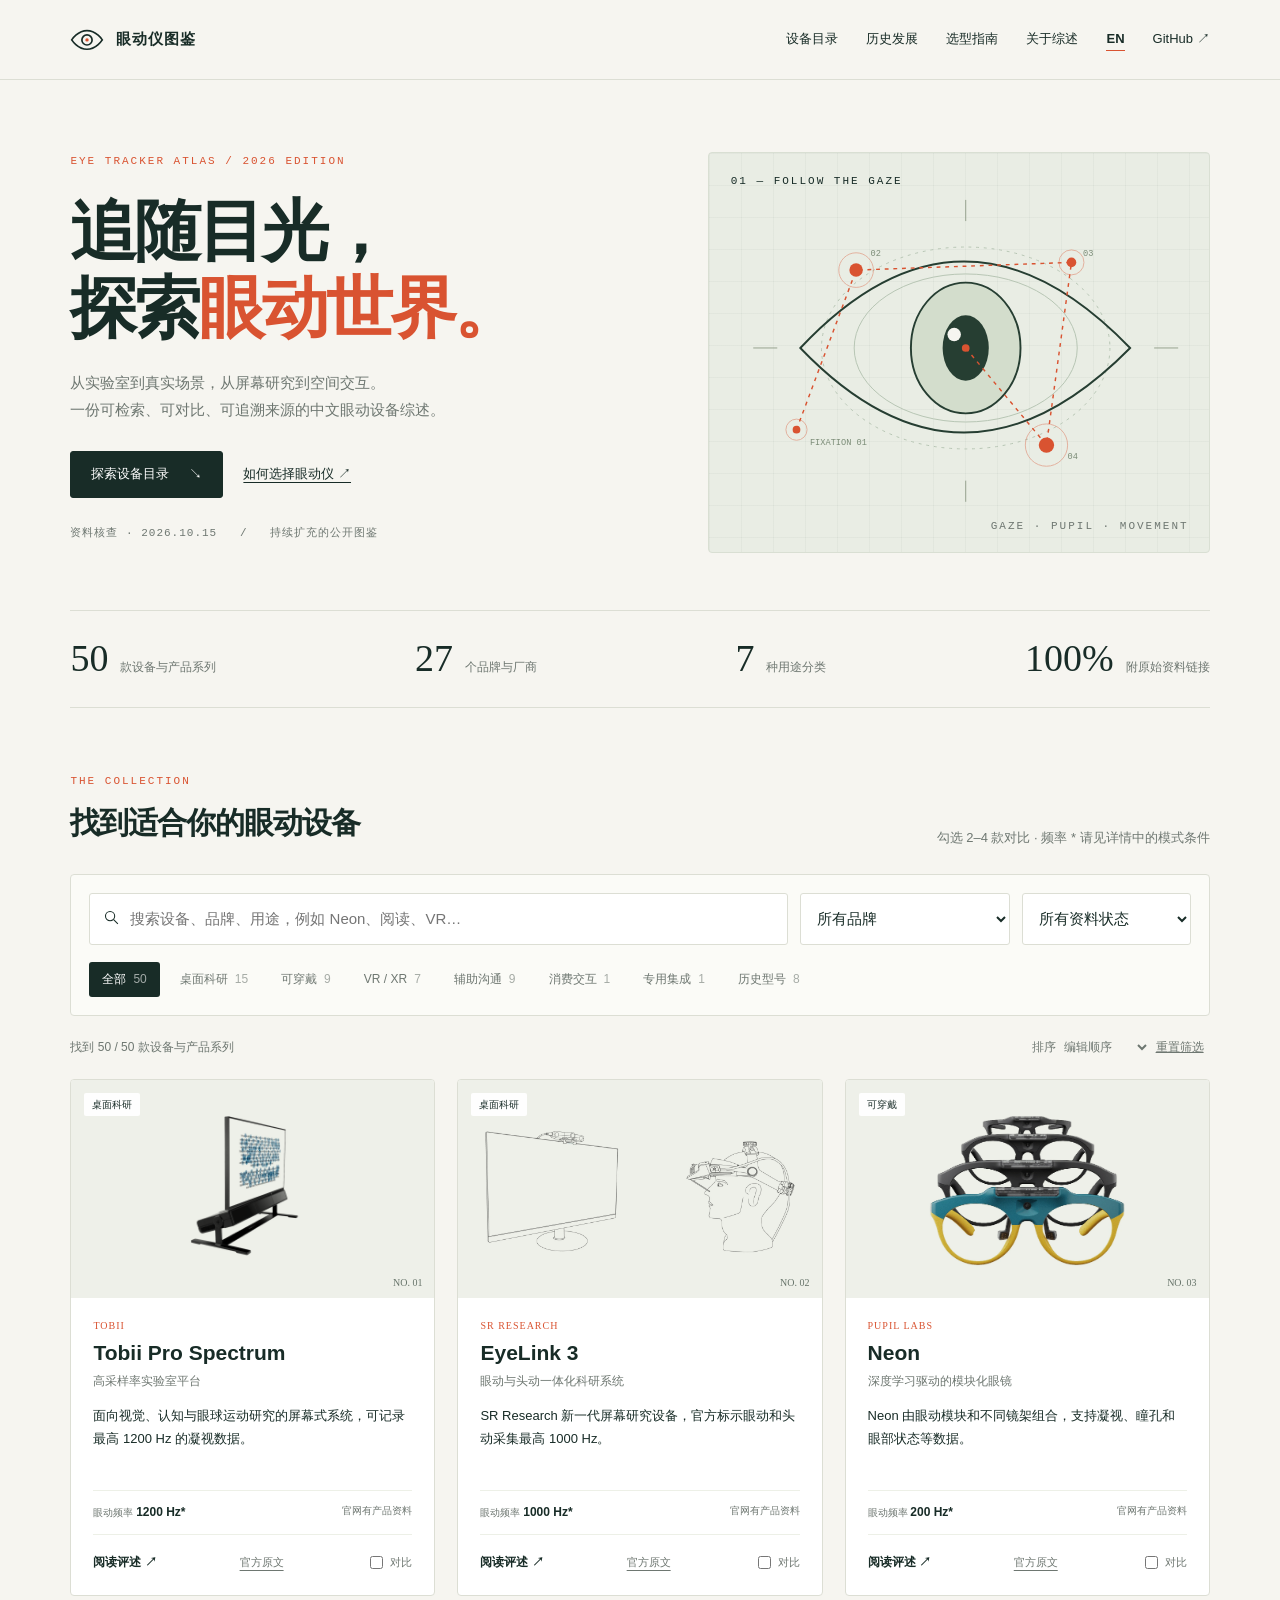
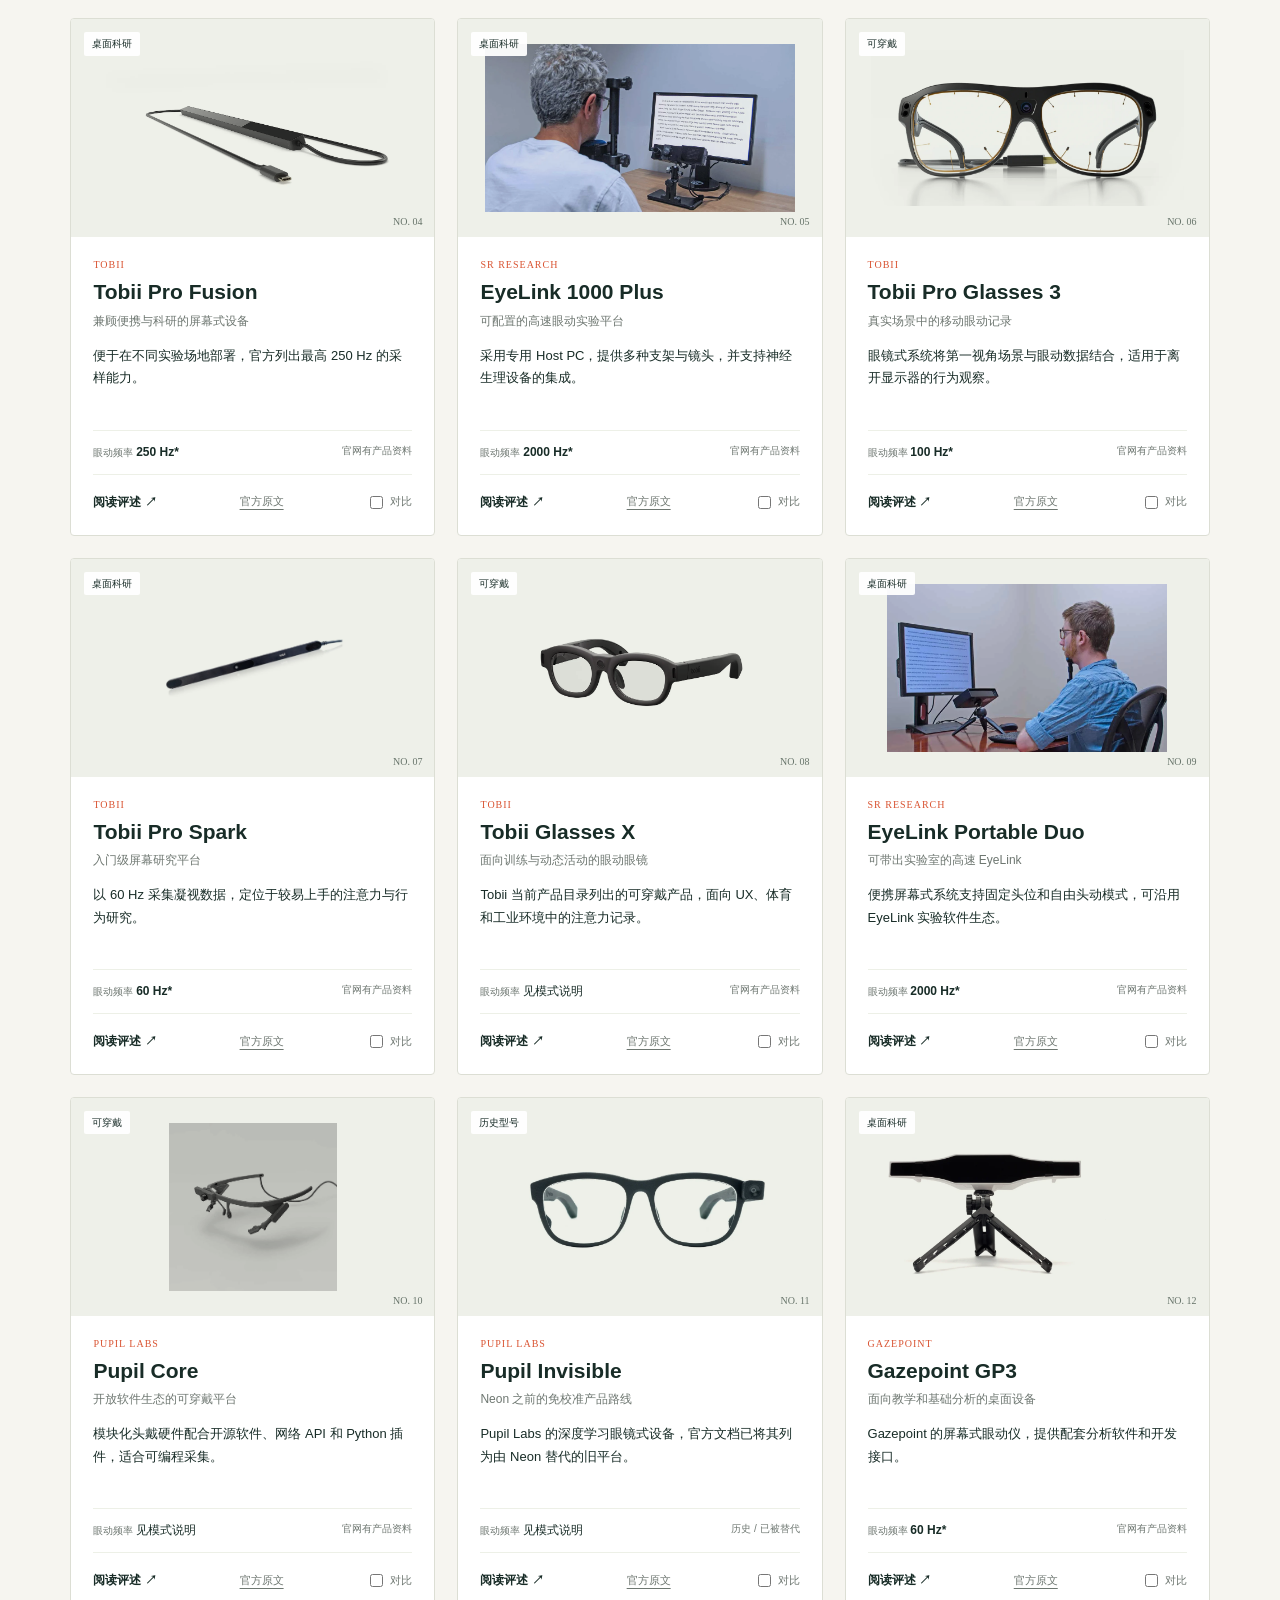
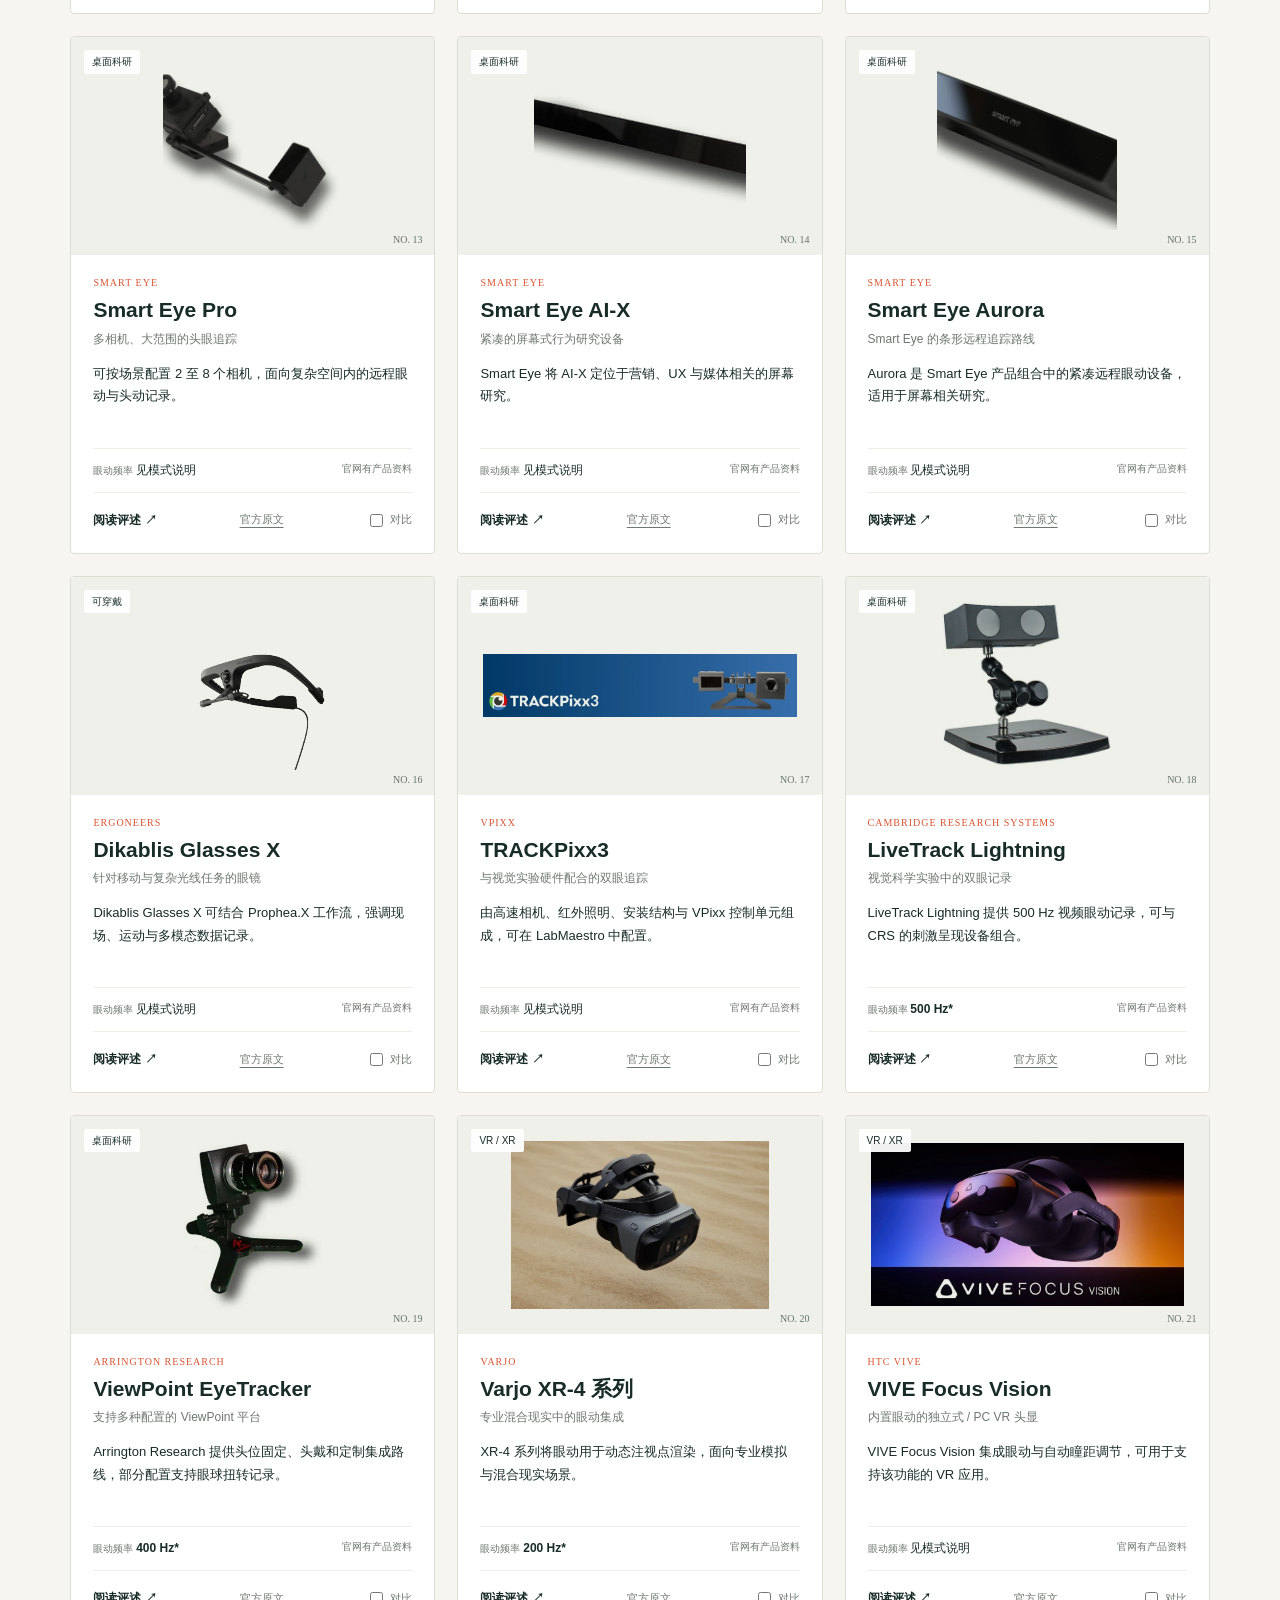
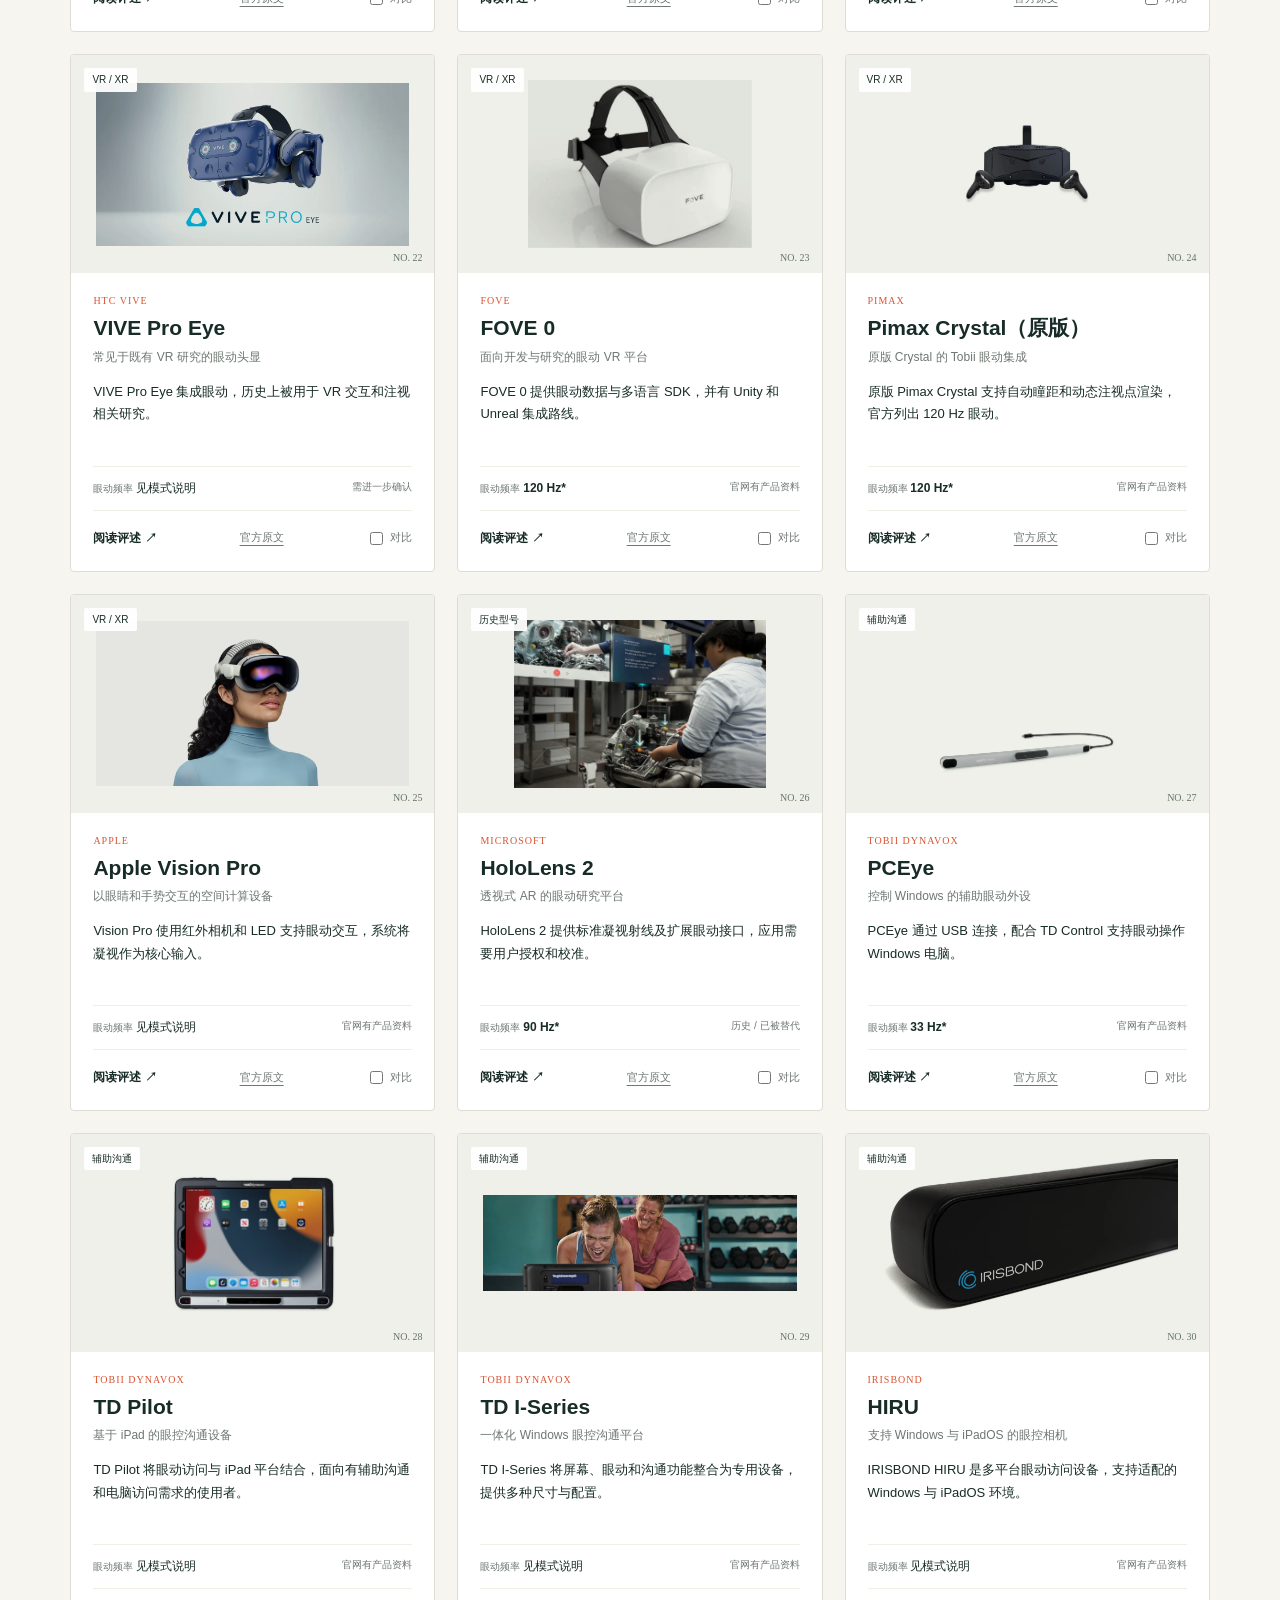
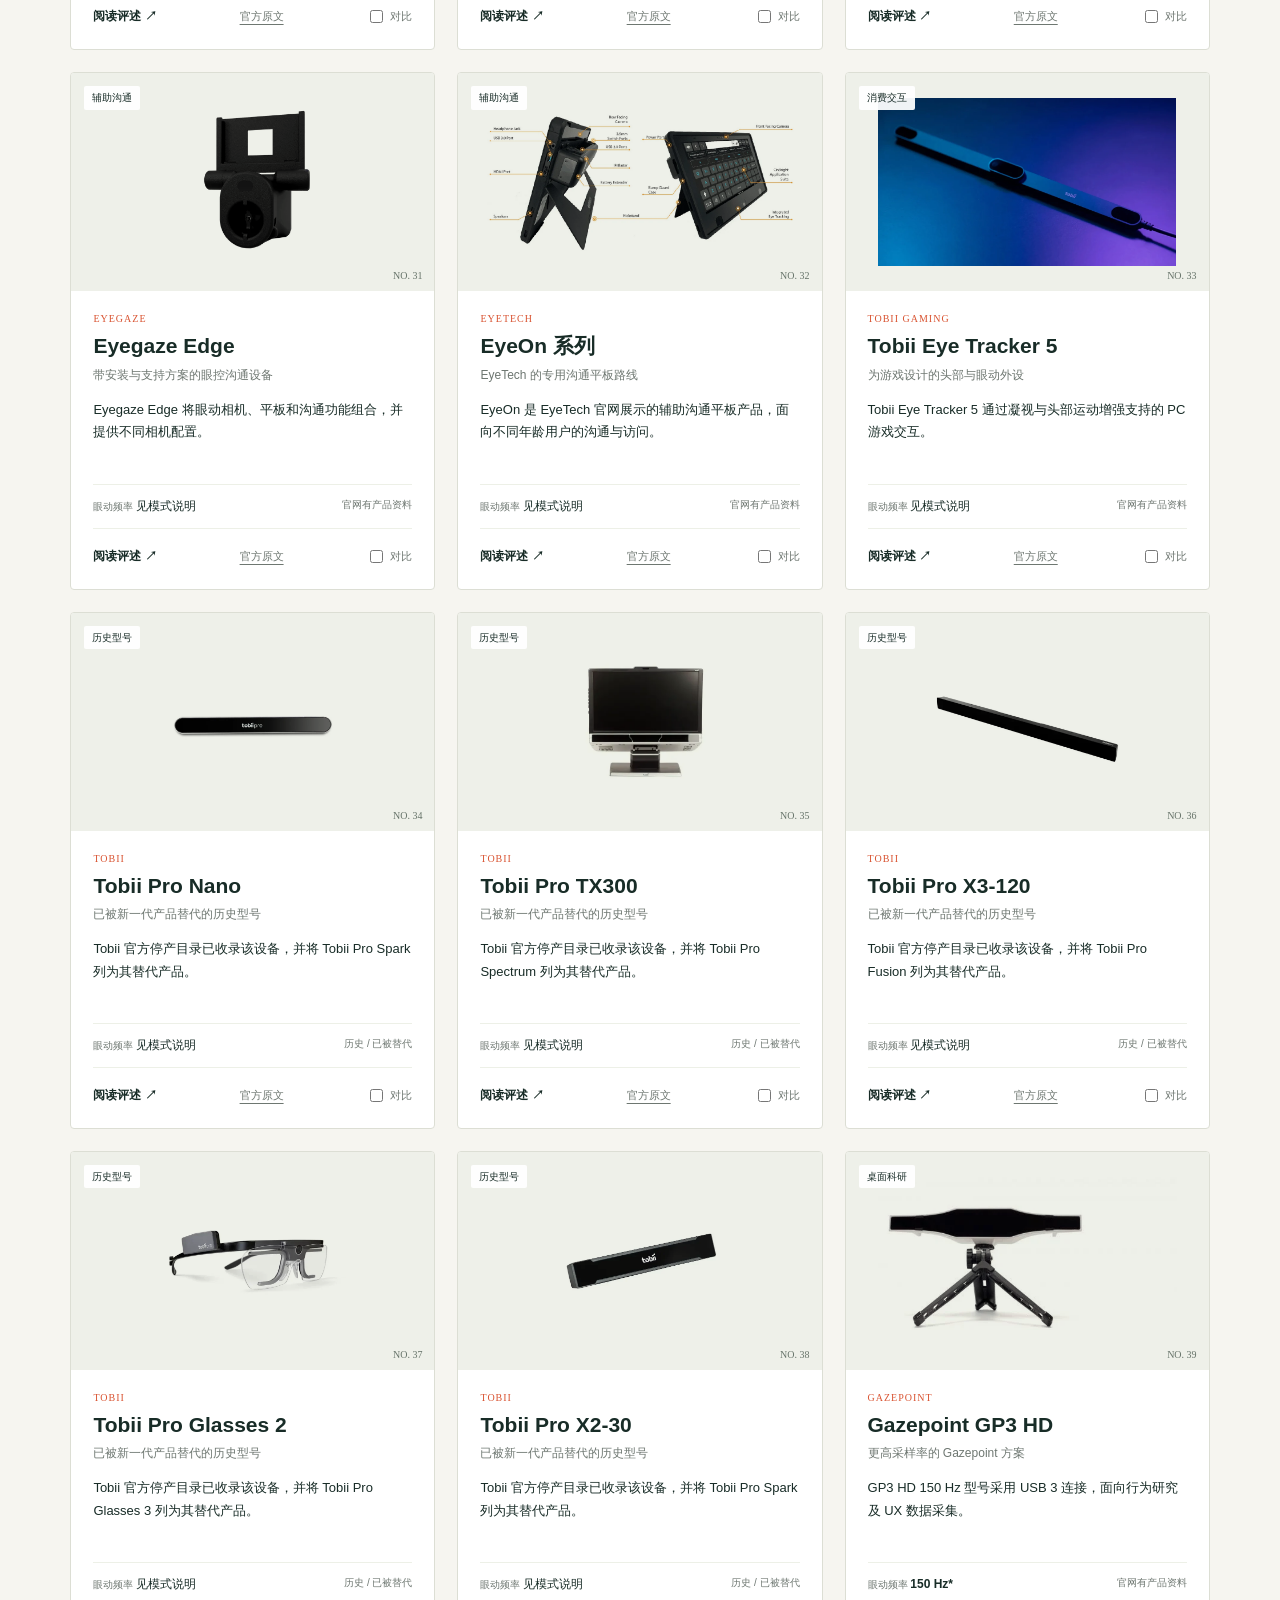
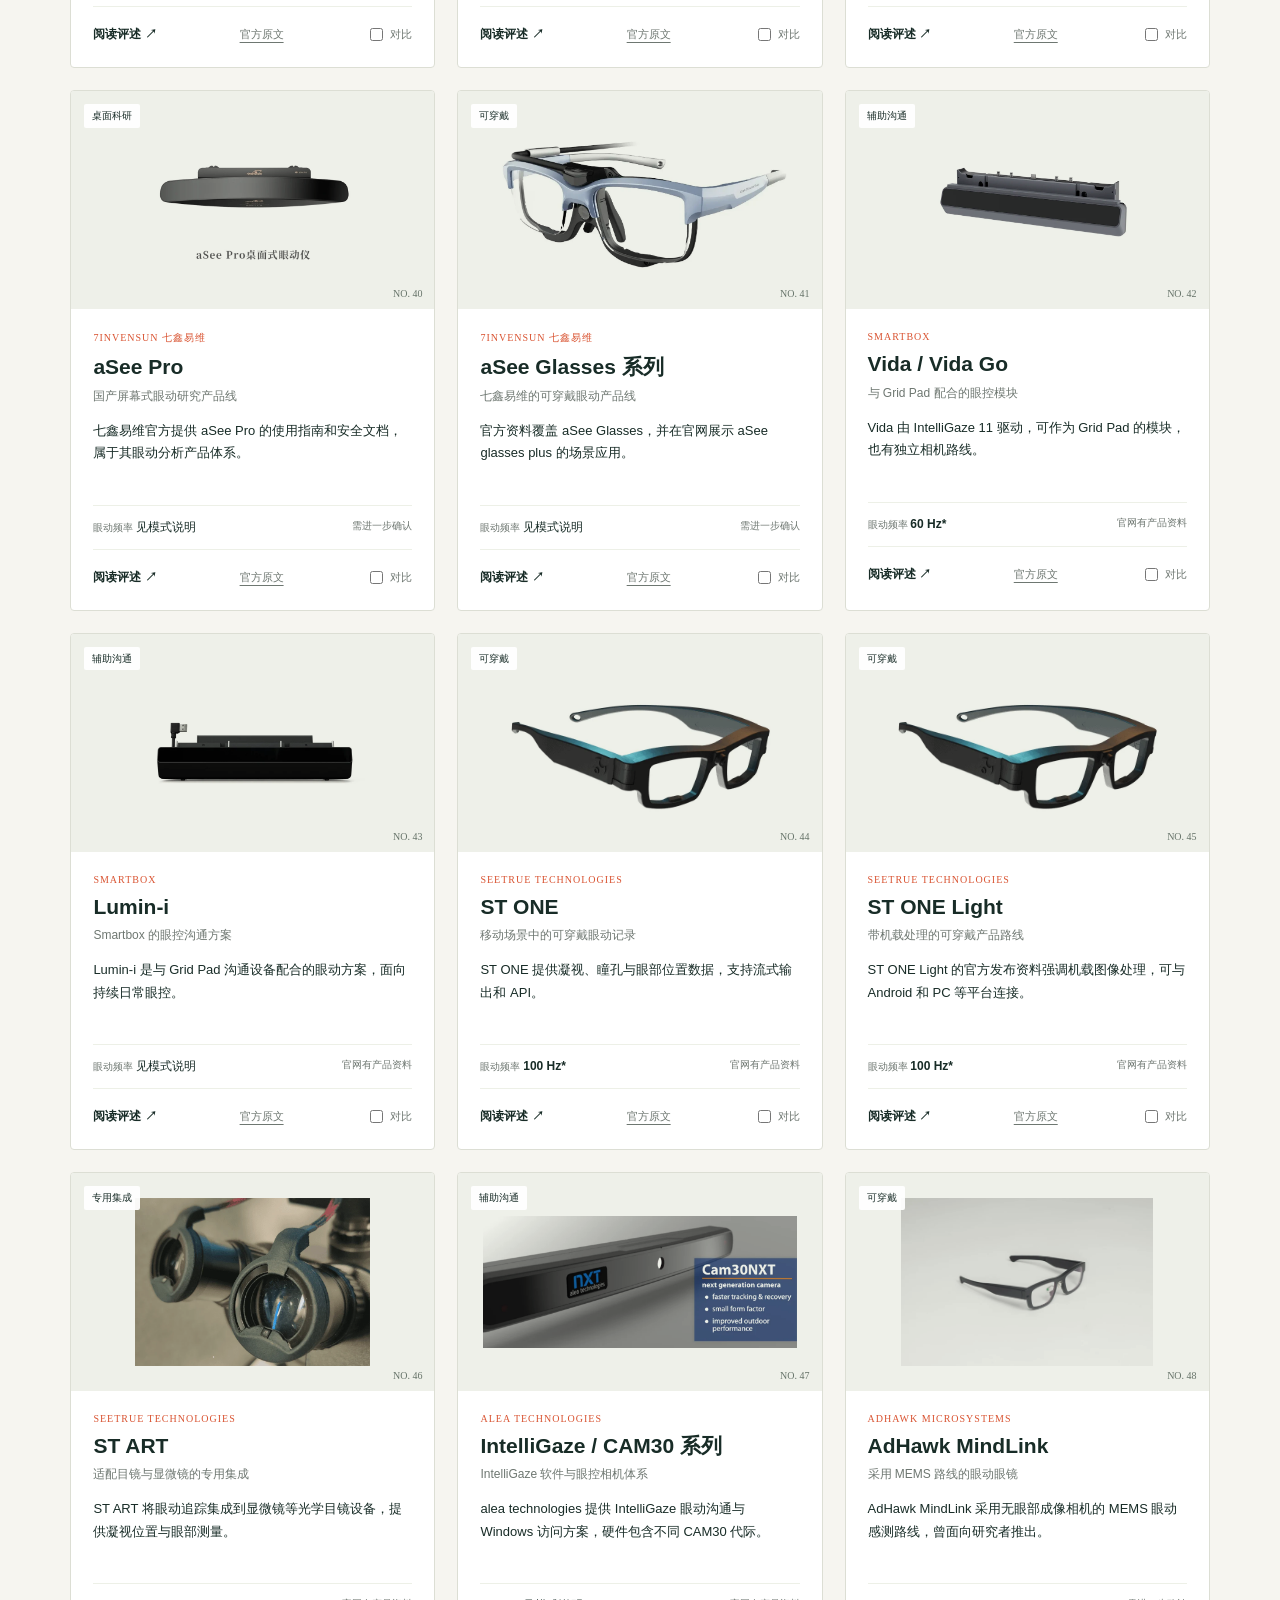
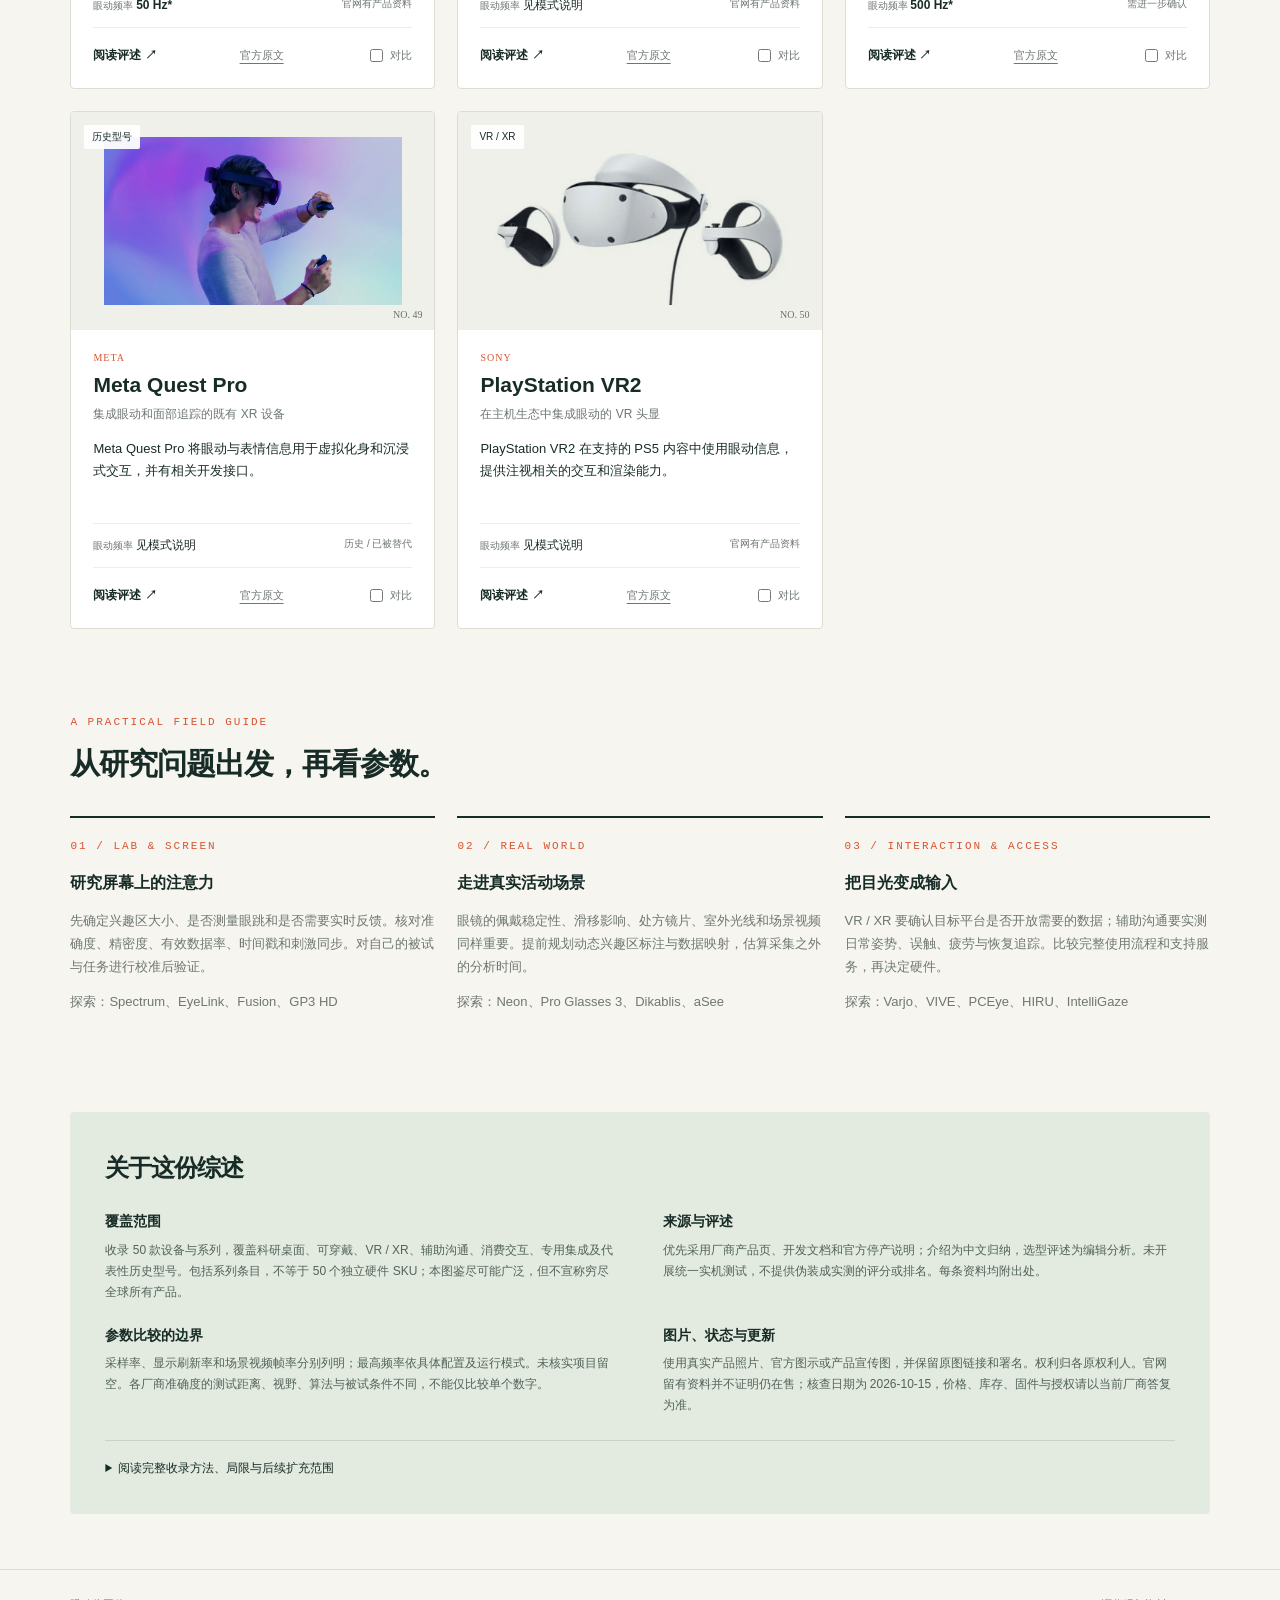
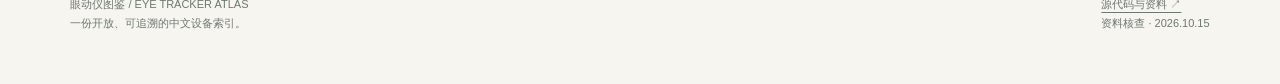
<file: index.html>
<!doctype html><html lang="zh-CN"><head><meta charset="UTF-8"><meta name="viewport" content="width=device-width,initial-scale=1"><meta name="description" content="眼动仪中文图鉴：科研桌面、可穿戴、VR/XR、辅助沟通和历史设备，附真实图片、选型评述、参数条件和官方来源。"><meta name="theme-color" content="#f6f5f0"><meta property="og:title" content="眼动仪图鉴 · Eye Tracker Atlas"><meta property="og:description" content="从实验室到真实世界，探索眼动追踪设备。"><meta property="og:image" content="https://sharkburger.github.io/eyetracker/assets/glasses3.webp"><title>眼动仪图鉴 · Eye Tracker Atlas</title><link rel="icon" href="favicon.svg" type="image/svg+xml"><link rel="stylesheet" href="style.css?v=atlas1015-en2"><script src="app.js?v=atlas1015" defer></script><link rel="alternate" hreflang="zh-CN" href="https://sharkburger.github.io/eyetracker/"><link rel="alternate" hreflang="en" href="https://sharkburger.github.io/eyetracker/en.html"><link rel="canonical" href="https://sharkburger.github.io/eyetracker/"><script src="language.js?v=eyetracker-20261015-bilingual2" defer></script><link rel="stylesheet" href="navigation.css?v=history20261016-1"></head><body>
<header><a class="brand" href="#"><svg viewBox="0 0 40 28" fill="none" aria-hidden="true"><path d="M2 14S9 3 20 3s18 11 18 11-7 11-18 11S2 14 2 14Z" stroke="currentColor" stroke-width="2"/><circle cx="20" cy="14" r="6" stroke="currentColor" stroke-width="2"/><circle cx="20" cy="14" r="2" fill="#d95331"/></svg><span>眼动仪图鉴</span></a><nav class="atlas-navigation" aria-label="主导航"><a href="#catalog">设备目录</a><a href="history.html">历史发展</a><a href="#guide">选型指南</a><a href="#method">关于综述</a><a id="language-switch" href="en.html" lang="en" hreflang="en" aria-label="Switch to English">EN</a><a class="github" href="https://github.com/sharkburger/eyetracker" target="_blank" rel="noopener noreferrer">GitHub ↗</a></nav></header>
<main><section class="hero"><div><div class="eyebrow">EYE TRACKER ATLAS / 2026 EDITION</div><h1>追随目光，<br>探索<em>眼动世界。</em></h1><p class="intro">从实验室到真实场景，从屏幕研究到空间交互。<br>一份可检索、可对比、可追溯来源的中文眼动设备综述。</p><div class="actions"><a class="solid" href="#catalog">探索设备目录 <span>↘</span></a><a href="#guide" style="font-size:13px">如何选择眼动仪 ↗</a></div><p class="mono" style="color:var(--muted);margin-top:27px;letter-spacing:1px">资料核查 · 2026.10.15 &nbsp; / &nbsp; 持续扩充的公开图鉴</p></div><div class="diagram" role="img" aria-label="眼动追踪示意图：凝视路径连接不同注视点，并汇聚到眼睛"><div class="caption mono">01 — FOLLOW THE GAZE</div><svg viewBox="0 0 520 400" fill="none"><ellipse cx="267" cy="195" rx="150" ry="105" stroke="#b6c4b2" stroke-width="1" stroke-dasharray="3 5"/><ellipse cx="267" cy="195" rx="116" ry="77" stroke="#b6c4b2" stroke-width="1"/><path d="M95 195Q264 15 438 195Q264 371 95 195Z" stroke="#263e32" stroke-width="2"/><ellipse cx="267" cy="195" rx="57" ry="68" fill="#d3ddcc" stroke="#263e32" stroke-width="2"/><ellipse cx="267" cy="195" rx="24" ry="34" fill="#263e32"/><circle cx="255" cy="181" r="7" fill="#f6f5f0"/><path d="M91 280L153 114L377 106L351 296L267 195" stroke="#d95331" stroke-width="1.5" stroke-dasharray="4 5"/><g fill="#d95331"><circle cx="91" cy="280" r="4"/><circle cx="153" cy="114" r="7"/><circle cx="377" cy="106" r="5"/><circle cx="351" cy="296" r="8"/><circle cx="267" cy="195" r="4"/></g><g stroke="#d95331" opacity=".4"><circle cx="91" cy="280" r="11"/><circle cx="153" cy="114" r="18"/><circle cx="377" cy="106" r="13"/><circle cx="351" cy="296" r="22"/></g><g fill="#7c8d78" font-family="monospace" font-size="9"><text x="105" y="296">FIXATION 01</text><text x="168" y="99">02</text><text x="389" y="99">03</text><text x="373" y="311">04</text></g><path d="M46 195h25m392 0h25M267 41v22m0 270v22" stroke="#94a18d"/></svg><div class="bottom mono">GAZE · PUPIL · MOVEMENT</div></div></section>
<section class="stats" aria-label="图鉴统计"><div class="stat"><strong>50</strong><span>款设备与产品系列</span></div><div class="stat"><strong>27</strong><span>个品牌与厂商</span></div><div class="stat"><strong>7</strong><span>种用途分类</span></div><div class="stat"><strong>100%</strong><span>附原始资料链接</span></div></section>
<section id="catalog"><div class="section-title"><div><div class="eyebrow">THE COLLECTION</div><h2>找到适合你的眼动设备</h2></div><p>勾选 2–4 款对比 · 频率 * 请见详情中的模式条件</p></div><noscript><p class="noscript">当前浏览器未启用 JavaScript，仍可阅读全部设备简介并打开官方链接；筛选、详情和对比需要启用 JavaScript。完整资料也可下载 JSON。</p></noscript><div class="toolbar"><div class="inputs"><div class="search"><svg viewBox="0 0 24 24" fill="none" stroke="currentColor" stroke-width="1.5" aria-hidden="true"><circle cx="10" cy="10" r="6.5"/><path d="m15 15 6 6"/></svg><input id="search" type="search" aria-label="搜索设备、品牌或用途" placeholder="搜索设备、品牌、用途，例如 Neon、阅读、VR…"></div><select id="brand" aria-label="筛选品牌"><option value="">所有品牌</option><option>7invensun 七鑫易维</option><option>AdHawk Microsystems</option><option>Apple</option><option>Arrington Research</option><option>Cambridge Research Systems</option><option>Ergoneers</option><option>EyeTech</option><option>Eyegaze</option><option>FOVE</option><option>Gazepoint</option><option>HTC VIVE</option><option>IRISBOND</option><option>Meta</option><option>Microsoft</option><option>Pimax</option><option>Pupil Labs</option><option>SR Research</option><option>SeeTrue Technologies</option><option>Smart Eye</option><option>Smartbox</option><option>Sony</option><option>Tobii</option><option>Tobii Dynavox</option><option>Tobii Gaming</option><option>VPixx</option><option>Varjo</option><option>alea technologies</option></select><select id="status" aria-label="筛选资料状态"><option value="">所有资料状态</option><option>官网有产品资料</option><option>历史 / 已被替代</option><option>需进一步确认</option></select></div><div class="tabs" role="group" aria-label="设备分类"><button type="button" data-category="全部" aria-pressed="true" class="active">全部<span>50</span></button><button type="button" data-category="桌面科研" aria-pressed="false" class="">桌面科研<span>15</span></button><button type="button" data-category="可穿戴" aria-pressed="false" class="">可穿戴<span>9</span></button><button type="button" data-category="VR / XR" aria-pressed="false" class="">VR / XR<span>7</span></button><button type="button" data-category="辅助沟通" aria-pressed="false" class="">辅助沟通<span>9</span></button><button type="button" data-category="消费交互" aria-pressed="false" class="">消费交互<span>1</span></button><button type="button" data-category="专用集成" aria-pressed="false" class="">专用集成<span>1</span></button><button type="button" data-category="历史型号" aria-pressed="false" class="">历史型号<span>8</span></button></div></div><div class="results-bar"><span id="result-count" aria-live="polite">50 款设备与产品系列</span><div><label for="sort">排序 </label><select id="sort" style="border:0;background:transparent;color:inherit;font-size:12px"><option value="default">编辑顺序</option><option value="name">名称 A–Z</option><option value="hz">所列采样率 ↓</option></select><button id="reset">重置筛选</button></div></div><div class="grid" id="grid"><article class="card" id="card-spectrum" data-id="spectrum"><div class="picture"><span class="category">桌面科研</span><img src="assets/spectrum.webp" alt="Tobii Pro Spectrum — 产品照片或官方图示" loading="lazy" width="360" height="220"><span class="number">NO. 01</span></div><div class="card-body"><div class="maker">Tobii</div><h3>Tobii Pro Spectrum</h3><p class="tagline">高采样率实验室平台</p><p class="desc">面向视觉、认知与眼球运动研究的屏幕式系统，可记录最高 1200 Hz 的凝视数据。</p><div class="specs"><span>眼动频率 <b>1200 Hz*</b></span><span>官网有产品资料</span></div><div class="card-actions"><button class="detail" data-device="spectrum" aria-label="查看 Tobii Pro Spectrum 完整介绍">阅读评述 ↗</button><a href="https://www.tobii.com/products/eye-trackers/screen-based/tobii-pro-spectrum" target="_blank" rel="noopener noreferrer" aria-label="Tobii Pro Spectrum 官方原文">官方原文</a><label class="compare-label"><input type="checkbox" class="compare-check" value="spectrum" aria-label="对比 Tobii Pro Spectrum"> 对比</label></div></div></article>
<article class="card" id="card-eyelink3" data-id="eyelink3"><div class="picture"><span class="category">桌面科研</span><img src="assets/eyelink3.webp" alt="EyeLink 3 — 产品照片或官方图示" loading="lazy" width="360" height="220"><span class="number">NO. 02</span></div><div class="card-body"><div class="maker">SR Research</div><h3>EyeLink 3</h3><p class="tagline">眼动与头动一体化科研系统</p><p class="desc">SR Research 新一代屏幕研究设备，官方标示眼动和头动采集最高 1000 Hz。</p><div class="specs"><span>眼动频率 <b>1000 Hz*</b></span><span>官网有产品资料</span></div><div class="card-actions"><button class="detail" data-device="eyelink3" aria-label="查看 EyeLink 3 完整介绍">阅读评述 ↗</button><a href="https://www.sr-research.com/eyelink-3/" target="_blank" rel="noopener noreferrer" aria-label="EyeLink 3 官方原文">官方原文</a><label class="compare-label"><input type="checkbox" class="compare-check" value="eyelink3" aria-label="对比 EyeLink 3"> 对比</label></div></div></article>
<article class="card" id="card-neon" data-id="neon"><div class="picture"><span class="category">可穿戴</span><img src="assets/neon.webp" alt="Neon — 产品照片或官方图示" loading="lazy" width="360" height="220"><span class="number">NO. 03</span></div><div class="card-body"><div class="maker">Pupil Labs</div><h3>Neon</h3><p class="tagline">深度学习驱动的模块化眼镜</p><p class="desc">Neon 由眼动模块和不同镜架组合，支持凝视、瞳孔和眼部状态等数据。</p><div class="specs"><span>眼动频率 <b>200 Hz*</b></span><span>官网有产品资料</span></div><div class="card-actions"><button class="detail" data-device="neon" aria-label="查看 Neon 完整介绍">阅读评述 ↗</button><a href="https://pupil-labs.com/products/neon" target="_blank" rel="noopener noreferrer" aria-label="Neon 官方原文">官方原文</a><label class="compare-label"><input type="checkbox" class="compare-check" value="neon" aria-label="对比 Neon"> 对比</label></div></div></article>
<article class="card" id="card-fusion" data-id="fusion"><div class="picture"><span class="category">桌面科研</span><img src="assets/fusion.webp" alt="Tobii Pro Fusion — 产品照片或官方图示" loading="lazy" width="360" height="220"><span class="number">NO. 04</span></div><div class="card-body"><div class="maker">Tobii</div><h3>Tobii Pro Fusion</h3><p class="tagline">兼顾便携与科研的屏幕式设备</p><p class="desc">便于在不同实验场地部署，官方列出最高 250 Hz 的采样能力。</p><div class="specs"><span>眼动频率 <b>250 Hz*</b></span><span>官网有产品资料</span></div><div class="card-actions"><button class="detail" data-device="fusion" aria-label="查看 Tobii Pro Fusion 完整介绍">阅读评述 ↗</button><a href="https://www.tobii.com/products/eye-trackers/screen-based/tobii-pro-fusion" target="_blank" rel="noopener noreferrer" aria-label="Tobii Pro Fusion 官方原文">官方原文</a><label class="compare-label"><input type="checkbox" class="compare-check" value="fusion" aria-label="对比 Tobii Pro Fusion"> 对比</label></div></div></article>
<article class="card" id="card-eyelink1000" data-id="eyelink1000"><div class="picture"><span class="category">桌面科研</span><img src="assets/eyelink1000.webp" alt="EyeLink 1000 Plus — 产品照片或官方图示" loading="lazy" width="360" height="220"><span class="number">NO. 05</span></div><div class="card-body"><div class="maker">SR Research</div><h3>EyeLink 1000 Plus</h3><p class="tagline">可配置的高速眼动实验平台</p><p class="desc">采用专用 Host PC，提供多种支架与镜头，并支持神经生理设备的集成。</p><div class="specs"><span>眼动频率 <b>2000 Hz*</b></span><span>官网有产品资料</span></div><div class="card-actions"><button class="detail" data-device="eyelink1000" aria-label="查看 EyeLink 1000 Plus 完整介绍">阅读评述 ↗</button><a href="https://www.sr-research.com/eyelink-1000-plus/" target="_blank" rel="noopener noreferrer" aria-label="EyeLink 1000 Plus 官方原文">官方原文</a><label class="compare-label"><input type="checkbox" class="compare-check" value="eyelink1000" aria-label="对比 EyeLink 1000 Plus"> 对比</label></div></div></article>
<article class="card" id="card-glasses3" data-id="glasses3"><div class="picture"><span class="category">可穿戴</span><img src="assets/glasses3.webp" alt="Tobii Pro Glasses 3 — 产品照片或官方图示" loading="lazy" width="360" height="220"><span class="number">NO. 06</span></div><div class="card-body"><div class="maker">Tobii</div><h3>Tobii Pro Glasses 3</h3><p class="tagline">真实场景中的移动眼动记录</p><p class="desc">眼镜式系统将第一视角场景与眼动数据结合，适用于离开显示器的行为观察。</p><div class="specs"><span>眼动频率 <b>100 Hz*</b></span><span>官网有产品资料</span></div><div class="card-actions"><button class="detail" data-device="glasses3" aria-label="查看 Tobii Pro Glasses 3 完整介绍">阅读评述 ↗</button><a href="https://www.tobii.com/products/eye-trackers/wearables/tobii-pro-glasses-3" target="_blank" rel="noopener noreferrer" aria-label="Tobii Pro Glasses 3 官方原文">官方原文</a><label class="compare-label"><input type="checkbox" class="compare-check" value="glasses3" aria-label="对比 Tobii Pro Glasses 3"> 对比</label></div></div></article>
<article class="card" id="card-spark" data-id="spark"><div class="picture"><span class="category">桌面科研</span><img src="assets/spark.webp" alt="Tobii Pro Spark — 产品照片或官方图示" loading="lazy" width="360" height="220"><span class="number">NO. 07</span></div><div class="card-body"><div class="maker">Tobii</div><h3>Tobii Pro Spark</h3><p class="tagline">入门级屏幕研究平台</p><p class="desc">以 60 Hz 采集凝视数据，定位于较易上手的注意力与行为研究。</p><div class="specs"><span>眼动频率 <b>60 Hz*</b></span><span>官网有产品资料</span></div><div class="card-actions"><button class="detail" data-device="spark" aria-label="查看 Tobii Pro Spark 完整介绍">阅读评述 ↗</button><a href="https://www.tobii.com/products/eye-trackers/screen-based/tobii-pro-spark" target="_blank" rel="noopener noreferrer" aria-label="Tobii Pro Spark 官方原文">官方原文</a><label class="compare-label"><input type="checkbox" class="compare-check" value="spark" aria-label="对比 Tobii Pro Spark"> 对比</label></div></div></article>
<article class="card" id="card-glassesx" data-id="glassesx"><div class="picture"><span class="category">可穿戴</span><img src="assets/glassesx.webp" alt="Tobii Glasses X — 产品照片或官方图示" loading="lazy" width="360" height="220"><span class="number">NO. 08</span></div><div class="card-body"><div class="maker">Tobii</div><h3>Tobii Glasses X</h3><p class="tagline">面向训练与动态活动的眼动眼镜</p><p class="desc">Tobii 当前产品目录列出的可穿戴产品，面向 UX、体育和工业环境中的注意力记录。</p><div class="specs"><span>眼动频率 <b>见模式说明</b></span><span>官网有产品资料</span></div><div class="card-actions"><button class="detail" data-device="glassesx" aria-label="查看 Tobii Glasses X 完整介绍">阅读评述 ↗</button><a href="https://www.tobii.com/products/eye-trackers/wearables/tobii-glasses-x" target="_blank" rel="noopener noreferrer" aria-label="Tobii Glasses X 官方原文">官方原文</a><label class="compare-label"><input type="checkbox" class="compare-check" value="glassesx" aria-label="对比 Tobii Glasses X"> 对比</label></div></div></article>
<article class="card" id="card-duo" data-id="duo"><div class="picture"><span class="category">桌面科研</span><img src="assets/duo.webp" alt="EyeLink Portable Duo — 产品照片或官方图示" loading="lazy" width="360" height="220"><span class="number">NO. 09</span></div><div class="card-body"><div class="maker">SR Research</div><h3>EyeLink Portable Duo</h3><p class="tagline">可带出实验室的高速 EyeLink</p><p class="desc">便携屏幕式系统支持固定头位和自由头动模式，可沿用 EyeLink 实验软件生态。</p><div class="specs"><span>眼动频率 <b>2000 Hz*</b></span><span>官网有产品资料</span></div><div class="card-actions"><button class="detail" data-device="duo" aria-label="查看 EyeLink Portable Duo 完整介绍">阅读评述 ↗</button><a href="https://www.sr-research.com/eyelink-portable-duo/" target="_blank" rel="noopener noreferrer" aria-label="EyeLink Portable Duo 官方原文">官方原文</a><label class="compare-label"><input type="checkbox" class="compare-check" value="duo" aria-label="对比 EyeLink Portable Duo"> 对比</label></div></div></article>
<article class="card" id="card-core" data-id="core"><div class="picture"><span class="category">可穿戴</span><img src="assets/core.webp" alt="Pupil Core — 产品照片或官方图示" loading="lazy" width="360" height="220"><span class="number">NO. 10</span></div><div class="card-body"><div class="maker">Pupil Labs</div><h3>Pupil Core</h3><p class="tagline">开放软件生态的可穿戴平台</p><p class="desc">模块化头戴硬件配合开源软件、网络 API 和 Python 插件，适合可编程采集。</p><div class="specs"><span>眼动频率 <b>见模式说明</b></span><span>官网有产品资料</span></div><div class="card-actions"><button class="detail" data-device="core" aria-label="查看 Pupil Core 完整介绍">阅读评述 ↗</button><a href="https://pupil-labs.com/products/core" target="_blank" rel="noopener noreferrer" aria-label="Pupil Core 官方原文">官方原文</a><label class="compare-label"><input type="checkbox" class="compare-check" value="core" aria-label="对比 Pupil Core"> 对比</label></div></div></article>
<article class="card" id="card-invisible" data-id="invisible"><div class="picture"><span class="category">历史型号</span><img src="assets/invisible.webp" alt="Pupil Invisible — 产品照片或官方图示" loading="lazy" width="360" height="220"><span class="number">NO. 11</span></div><div class="card-body"><div class="maker">Pupil Labs</div><h3>Pupil Invisible</h3><p class="tagline">Neon 之前的免校准产品路线</p><p class="desc">Pupil Labs 的深度学习眼镜式设备，官方文档已将其列为由 Neon 替代的旧平台。</p><div class="specs"><span>眼动频率 <b>见模式说明</b></span><span>历史 / 已被替代</span></div><div class="card-actions"><button class="detail" data-device="invisible" aria-label="查看 Pupil Invisible 完整介绍">阅读评述 ↗</button><a href="https://docs.pupil-labs.com/invisible/" target="_blank" rel="noopener noreferrer" aria-label="Pupil Invisible 官方原文">官方原文</a><label class="compare-label"><input type="checkbox" class="compare-check" value="invisible" aria-label="对比 Pupil Invisible"> 对比</label></div></div></article>
<article class="card" id="card-gp3" data-id="gp3"><div class="picture"><span class="category">桌面科研</span><img src="assets/gp3.webp" alt="Gazepoint GP3 — 产品照片或官方图示" loading="lazy" width="360" height="220"><span class="number">NO. 12</span></div><div class="card-body"><div class="maker">Gazepoint</div><h3>Gazepoint GP3</h3><p class="tagline">面向教学和基础分析的桌面设备</p><p class="desc">Gazepoint 的屏幕式眼动仪，提供配套分析软件和开发接口。</p><div class="specs"><span>眼动频率 <b>60 Hz*</b></span><span>官网有产品资料</span></div><div class="card-actions"><button class="detail" data-device="gp3" aria-label="查看 Gazepoint GP3 完整介绍">阅读评述 ↗</button><a href="https://www.gazept.com/product/gazepoint-gp3-eye-tracker/" target="_blank" rel="noopener noreferrer" aria-label="Gazepoint GP3 官方原文">官方原文</a><label class="compare-label"><input type="checkbox" class="compare-check" value="gp3" aria-label="对比 Gazepoint GP3"> 对比</label></div></div></article>
<article class="card" id="card-smarteyepro" data-id="smarteyepro"><div class="picture"><span class="category">桌面科研</span><img src="assets/smarteyepro.webp" alt="Smart Eye Pro — 产品照片或官方图示" loading="lazy" width="360" height="220"><span class="number">NO. 13</span></div><div class="card-body"><div class="maker">Smart Eye</div><h3>Smart Eye Pro</h3><p class="tagline">多相机、大范围的头眼追踪</p><p class="desc">可按场景配置 2 至 8 个相机，面向复杂空间内的远程眼动与头动记录。</p><div class="specs"><span>眼动频率 <b>见模式说明</b></span><span>官网有产品资料</span></div><div class="card-actions"><button class="detail" data-device="smarteyepro" aria-label="查看 Smart Eye Pro 完整介绍">阅读评述 ↗</button><a href="https://smarteye.se/smart-eye-pro/" target="_blank" rel="noopener noreferrer" aria-label="Smart Eye Pro 官方原文">官方原文</a><label class="compare-label"><input type="checkbox" class="compare-check" value="smarteyepro" aria-label="对比 Smart Eye Pro"> 对比</label></div></div></article>
<article class="card" id="card-aix" data-id="aix"><div class="picture"><span class="category">桌面科研</span><img src="assets/aix.webp" alt="Smart Eye AI-X — 产品照片或官方图示" loading="lazy" width="360" height="220"><span class="number">NO. 14</span></div><div class="card-body"><div class="maker">Smart Eye</div><h3>Smart Eye AI-X</h3><p class="tagline">紧凑的屏幕式行为研究设备</p><p class="desc">Smart Eye 将 AI-X 定位于营销、UX 与媒体相关的屏幕研究。</p><div class="specs"><span>眼动频率 <b>见模式说明</b></span><span>官网有产品资料</span></div><div class="card-actions"><button class="detail" data-device="aix" aria-label="查看 Smart Eye AI-X 完整介绍">阅读评述 ↗</button><a href="https://smarteye.se/ai-x/" target="_blank" rel="noopener noreferrer" aria-label="Smart Eye AI-X 官方原文">官方原文</a><label class="compare-label"><input type="checkbox" class="compare-check" value="aix" aria-label="对比 Smart Eye AI-X"> 对比</label></div></div></article>
<article class="card" id="card-aurora" data-id="aurora"><div class="picture"><span class="category">桌面科研</span><img src="assets/aurora.webp" alt="Smart Eye Aurora — 产品照片或官方图示" loading="lazy" width="360" height="220"><span class="number">NO. 15</span></div><div class="card-body"><div class="maker">Smart Eye</div><h3>Smart Eye Aurora</h3><p class="tagline">Smart Eye 的条形远程追踪路线</p><p class="desc">Aurora 是 Smart Eye 产品组合中的紧凑远程眼动设备，适用于屏幕相关研究。</p><div class="specs"><span>眼动频率 <b>见模式说明</b></span><span>官网有产品资料</span></div><div class="card-actions"><button class="detail" data-device="aurora" aria-label="查看 Smart Eye Aurora 完整介绍">阅读评述 ↗</button><a href="https://smarteye.se/aurora/" target="_blank" rel="noopener noreferrer" aria-label="Smart Eye Aurora 官方原文">官方原文</a><label class="compare-label"><input type="checkbox" class="compare-check" value="aurora" aria-label="对比 Smart Eye Aurora"> 对比</label></div></div></article>
<article class="card" id="card-dikablis" data-id="dikablis"><div class="picture"><span class="category">可穿戴</span><img src="assets/dikablis.svg" alt="Dikablis Glasses X — 产品照片或官方图示" loading="lazy" width="360" height="220"><span class="number">NO. 16</span></div><div class="card-body"><div class="maker">Ergoneers</div><h3>Dikablis Glasses X</h3><p class="tagline">针对移动与复杂光线任务的眼镜</p><p class="desc">Dikablis Glasses X 可结合 Prophea.X 工作流，强调现场、运动与多模态数据记录。</p><div class="specs"><span>眼动频率 <b>见模式说明</b></span><span>官网有产品资料</span></div><div class="card-actions"><button class="detail" data-device="dikablis" aria-label="查看 Dikablis Glasses X 完整介绍">阅读评述 ↗</button><a href="https://ergoneers.com/solutions-mobile-eye-tracker-dikablis/" target="_blank" rel="noopener noreferrer" aria-label="Dikablis Glasses X 官方原文">官方原文</a><label class="compare-label"><input type="checkbox" class="compare-check" value="dikablis" aria-label="对比 Dikablis Glasses X"> 对比</label></div></div></article>
<article class="card" id="card-trackpixx" data-id="trackpixx"><div class="picture"><span class="category">桌面科研</span><img src="assets/trackpixx.webp" alt="TRACKPixx3 — 产品照片或官方图示" loading="lazy" width="360" height="220"><span class="number">NO. 17</span></div><div class="card-body"><div class="maker">VPixx</div><h3>TRACKPixx3</h3><p class="tagline">与视觉实验硬件配合的双眼追踪</p><p class="desc">由高速相机、红外照明、安装结构与 VPixx 控制单元组成，可在 LabMaestro 中配置。</p><div class="specs"><span>眼动频率 <b>见模式说明</b></span><span>官网有产品资料</span></div><div class="card-actions"><button class="detail" data-device="trackpixx" aria-label="查看 TRACKPixx3 完整介绍">阅读评述 ↗</button><a href="https://docs.vpixx.com/hardware/trackpixx3" target="_blank" rel="noopener noreferrer" aria-label="TRACKPixx3 官方原文">官方原文</a><label class="compare-label"><input type="checkbox" class="compare-check" value="trackpixx" aria-label="对比 TRACKPixx3"> 对比</label></div></div></article>
<article class="card" id="card-livetrack" data-id="livetrack"><div class="picture"><span class="category">桌面科研</span><img src="assets/livetrack.webp" alt="LiveTrack Lightning — 产品照片或官方图示" loading="lazy" width="360" height="220"><span class="number">NO. 18</span></div><div class="card-body"><div class="maker">Cambridge Research Systems</div><h3>LiveTrack Lightning</h3><p class="tagline">视觉科学实验中的双眼记录</p><p class="desc">LiveTrack Lightning 提供 500 Hz 视频眼动记录，可与 CRS 的刺激呈现设备组合。</p><div class="specs"><span>眼动频率 <b>500 Hz*</b></span><span>官网有产品资料</span></div><div class="card-actions"><button class="detail" data-device="livetrack" aria-label="查看 LiveTrack Lightning 完整介绍">阅读评述 ↗</button><a href="https://www.crsltd.com/tools-for-vision-science/eye-tracking/livetrack-lightning/" target="_blank" rel="noopener noreferrer" aria-label="LiveTrack Lightning 官方原文">官方原文</a><label class="compare-label"><input type="checkbox" class="compare-check" value="livetrack" aria-label="对比 LiveTrack Lightning"> 对比</label></div></div></article>
<article class="card" id="card-viewpoint" data-id="viewpoint"><div class="picture"><span class="category">桌面科研</span><img src="assets/viewpoint.webp" alt="ViewPoint EyeTracker — 产品照片或官方图示" loading="lazy" width="360" height="220"><span class="number">NO. 19</span></div><div class="card-body"><div class="maker">Arrington Research</div><h3>ViewPoint EyeTracker</h3><p class="tagline">支持多种配置的 ViewPoint 平台</p><p class="desc">Arrington Research 提供头位固定、头戴和定制集成路线，部分配置支持眼球扭转记录。</p><div class="specs"><span>眼动频率 <b>400 Hz*</b></span><span>官网有产品资料</span></div><div class="card-actions"><button class="detail" data-device="viewpoint" aria-label="查看 ViewPoint EyeTracker 完整介绍">阅读评述 ↗</button><a href="https://www.arringtonresearch.com/headfixed.html" target="_blank" rel="noopener noreferrer" aria-label="ViewPoint EyeTracker 官方原文">官方原文</a><label class="compare-label"><input type="checkbox" class="compare-check" value="viewpoint" aria-label="对比 ViewPoint EyeTracker"> 对比</label></div></div></article>
<article class="card" id="card-xr4" data-id="xr4"><div class="picture"><span class="category">VR / XR</span><img src="assets/xr4.webp" alt="Varjo XR-4 系列 — 产品照片或官方图示" loading="lazy" width="360" height="220"><span class="number">NO. 20</span></div><div class="card-body"><div class="maker">Varjo</div><h3>Varjo XR-4 系列</h3><p class="tagline">专业混合现实中的眼动集成</p><p class="desc">XR-4 系列将眼动用于动态注视点渲染，面向专业模拟与混合现实场景。</p><div class="specs"><span>眼动频率 <b>200 Hz*</b></span><span>官网有产品资料</span></div><div class="card-actions"><button class="detail" data-device="xr4" aria-label="查看 Varjo XR-4 系列 完整介绍">阅读评述 ↗</button><a href="https://varjo.com/products/xr-4/" target="_blank" rel="noopener noreferrer" aria-label="Varjo XR-4 系列 官方原文">官方原文</a><label class="compare-label"><input type="checkbox" class="compare-check" value="xr4" aria-label="对比 Varjo XR-4 系列"> 对比</label></div></div></article>
<article class="card" id="card-focusvision" data-id="focusvision"><div class="picture"><span class="category">VR / XR</span><img src="assets/focusvision.webp" alt="VIVE Focus Vision — 产品照片或官方图示" loading="lazy" width="360" height="220"><span class="number">NO. 21</span></div><div class="card-body"><div class="maker">HTC VIVE</div><h3>VIVE Focus Vision</h3><p class="tagline">内置眼动的独立式 / PC VR 头显</p><p class="desc">VIVE Focus Vision 集成眼动与自动瞳距调节，可用于支持该功能的 VR 应用。</p><div class="specs"><span>眼动频率 <b>见模式说明</b></span><span>官网有产品资料</span></div><div class="card-actions"><button class="detail" data-device="focusvision" aria-label="查看 VIVE Focus Vision 完整介绍">阅读评述 ↗</button><a href="https://www.vive.com/us/product/vive-focus-vision/overview/" target="_blank" rel="noopener noreferrer" aria-label="VIVE Focus Vision 官方原文">官方原文</a><label class="compare-label"><input type="checkbox" class="compare-check" value="focusvision" aria-label="对比 VIVE Focus Vision"> 对比</label></div></div></article>
<article class="card" id="card-proeye" data-id="proeye"><div class="picture"><span class="category">VR / XR</span><img src="assets/proeye.webp" alt="VIVE Pro Eye — 产品照片或官方图示" loading="lazy" width="360" height="220"><span class="number">NO. 22</span></div><div class="card-body"><div class="maker">HTC VIVE</div><h3>VIVE Pro Eye</h3><p class="tagline">常见于既有 VR 研究的眼动头显</p><p class="desc">VIVE Pro Eye 集成眼动，历史上被用于 VR 交互和注视相关研究。</p><div class="specs"><span>眼动频率 <b>见模式说明</b></span><span>需进一步确认</span></div><div class="card-actions"><button class="detail" data-device="proeye" aria-label="查看 VIVE Pro Eye 完整介绍">阅读评述 ↗</button><a href="https://www.vive.com/sea/product/vive-pro-eye/specs/" target="_blank" rel="noopener noreferrer" aria-label="VIVE Pro Eye 官方原文">官方原文</a><label class="compare-label"><input type="checkbox" class="compare-check" value="proeye" aria-label="对比 VIVE Pro Eye"> 对比</label></div></div></article>
<article class="card" id="card-fove" data-id="fove"><div class="picture"><span class="category">VR / XR</span><img src="assets/fove.webp" alt="FOVE 0 — 产品照片或官方图示" loading="lazy" width="360" height="220"><span class="number">NO. 23</span></div><div class="card-body"><div class="maker">FOVE</div><h3>FOVE 0</h3><p class="tagline">面向开发与研究的眼动 VR 平台</p><p class="desc">FOVE 0 提供眼动数据与多语言 SDK，并有 Unity 和 Unreal 集成路线。</p><div class="specs"><span>眼动频率 <b>120 Hz*</b></span><span>官网有产品资料</span></div><div class="card-actions"><button class="detail" data-device="fove" aria-label="查看 FOVE 0 完整介绍">阅读评述 ↗</button><a href="https://fove-inc.com/product/fove0/" target="_blank" rel="noopener noreferrer" aria-label="FOVE 0 官方原文">官方原文</a><label class="compare-label"><input type="checkbox" class="compare-check" value="fove" aria-label="对比 FOVE 0"> 对比</label></div></div></article>
<article class="card" id="card-crystal" data-id="crystal"><div class="picture"><span class="category">VR / XR</span><img src="assets/crystal.webp" alt="Pimax Crystal（原版） — 产品照片或官方图示" loading="lazy" width="360" height="220"><span class="number">NO. 24</span></div><div class="card-body"><div class="maker">Pimax</div><h3>Pimax Crystal（原版）</h3><p class="tagline">原版 Crystal 的 Tobii 眼动集成</p><p class="desc">原版 Pimax Crystal 支持自动瞳距和动态注视点渲染，官方列出 120 Hz 眼动。</p><div class="specs"><span>眼动频率 <b>120 Hz*</b></span><span>官网有产品资料</span></div><div class="card-actions"><button class="detail" data-device="crystal" aria-label="查看 Pimax Crystal（原版） 完整介绍">阅读评述 ↗</button><a href="https://store.pimax.com/products/pimax-crystal" target="_blank" rel="noopener noreferrer" aria-label="Pimax Crystal（原版） 官方原文">官方原文</a><label class="compare-label"><input type="checkbox" class="compare-check" value="crystal" aria-label="对比 Pimax Crystal（原版）"> 对比</label></div></div></article>
<article class="card" id="card-visionpro" data-id="visionpro"><div class="picture"><span class="category">VR / XR</span><img src="assets/visionpro.webp" alt="Apple Vision Pro — 产品照片或官方图示" loading="lazy" width="360" height="220"><span class="number">NO. 25</span></div><div class="card-body"><div class="maker">Apple</div><h3>Apple Vision Pro</h3><p class="tagline">以眼睛和手势交互的空间计算设备</p><p class="desc">Vision Pro 使用红外相机和 LED 支持眼动交互，系统将凝视作为核心输入。</p><div class="specs"><span>眼动频率 <b>见模式说明</b></span><span>官网有产品资料</span></div><div class="card-actions"><button class="detail" data-device="visionpro" aria-label="查看 Apple Vision Pro 完整介绍">阅读评述 ↗</button><a href="https://www.apple.com/apple-vision-pro/" target="_blank" rel="noopener noreferrer" aria-label="Apple Vision Pro 官方原文">官方原文</a><label class="compare-label"><input type="checkbox" class="compare-check" value="visionpro" aria-label="对比 Apple Vision Pro"> 对比</label></div></div></article>
<article class="card" id="card-hololens" data-id="hololens"><div class="picture"><span class="category">历史型号</span><img src="assets/hololens.webp" alt="HoloLens 2 — 产品照片或官方图示" loading="lazy" width="360" height="220"><span class="number">NO. 26</span></div><div class="card-body"><div class="maker">Microsoft</div><h3>HoloLens 2</h3><p class="tagline">透视式 AR 的眼动研究平台</p><p class="desc">HoloLens 2 提供标准凝视射线及扩展眼动接口，应用需要用户授权和校准。</p><div class="specs"><span>眼动频率 <b>90 Hz*</b></span><span>历史 / 已被替代</span></div><div class="card-actions"><button class="detail" data-device="hololens" aria-label="查看 HoloLens 2 完整介绍">阅读评述 ↗</button><a href="https://learn.microsoft.com/en-us/windows/mixed-reality/design/eye-tracking" target="_blank" rel="noopener noreferrer" aria-label="HoloLens 2 官方原文">官方原文</a><label class="compare-label"><input type="checkbox" class="compare-check" value="hololens" aria-label="对比 HoloLens 2"> 对比</label></div></div></article>
<article class="card" id="card-pceye" data-id="pceye"><div class="picture"><span class="category">辅助沟通</span><img src="assets/pceye.webp" alt="PCEye — 产品照片或官方图示" loading="lazy" width="360" height="220"><span class="number">NO. 27</span></div><div class="card-body"><div class="maker">Tobii Dynavox</div><h3>PCEye</h3><p class="tagline">控制 Windows 的辅助眼动外设</p><p class="desc">PCEye 通过 USB 连接，配合 TD Control 支持眼动操作 Windows 电脑。</p><div class="specs"><span>眼动频率 <b>33 Hz*</b></span><span>官网有产品资料</span></div><div class="card-actions"><button class="detail" data-device="pceye" aria-label="查看 PCEye 完整介绍">阅读评述 ↗</button><a href="https://us.tobiidynavox.com/pages/pceye" target="_blank" rel="noopener noreferrer" aria-label="PCEye 官方原文">官方原文</a><label class="compare-label"><input type="checkbox" class="compare-check" value="pceye" aria-label="对比 PCEye"> 对比</label></div></div></article>
<article class="card" id="card-tdpilot" data-id="tdpilot"><div class="picture"><span class="category">辅助沟通</span><img src="assets/tdpilot.webp" alt="TD Pilot — 产品照片或官方图示" loading="lazy" width="360" height="220"><span class="number">NO. 28</span></div><div class="card-body"><div class="maker">Tobii Dynavox</div><h3>TD Pilot</h3><p class="tagline">基于 iPad 的眼控沟通设备</p><p class="desc">TD Pilot 将眼动访问与 iPad 平台结合，面向有辅助沟通和电脑访问需求的使用者。</p><div class="specs"><span>眼动频率 <b>见模式说明</b></span><span>官网有产品资料</span></div><div class="card-actions"><button class="detail" data-device="tdpilot" aria-label="查看 TD Pilot 完整介绍">阅读评述 ↗</button><a href="https://us.tobiidynavox.com/pages/td-pilot" target="_blank" rel="noopener noreferrer" aria-label="TD Pilot 官方原文">官方原文</a><label class="compare-label"><input type="checkbox" class="compare-check" value="tdpilot" aria-label="对比 TD Pilot"> 对比</label></div></div></article>
<article class="card" id="card-iseries" data-id="iseries"><div class="picture"><span class="category">辅助沟通</span><img src="assets/iseries.webp" alt="TD I-Series — 产品照片或官方图示" loading="lazy" width="360" height="220"><span class="number">NO. 29</span></div><div class="card-body"><div class="maker">Tobii Dynavox</div><h3>TD I-Series</h3><p class="tagline">一体化 Windows 眼控沟通平台</p><p class="desc">TD I-Series 将屏幕、眼动和沟通功能整合为专用设备，提供多种尺寸与配置。</p><div class="specs"><span>眼动频率 <b>见模式说明</b></span><span>官网有产品资料</span></div><div class="card-actions"><button class="detail" data-device="iseries" aria-label="查看 TD I-Series 完整介绍">阅读评述 ↗</button><a href="https://us.tobiidynavox.com/pages/i-series" target="_blank" rel="noopener noreferrer" aria-label="TD I-Series 官方原文">官方原文</a><label class="compare-label"><input type="checkbox" class="compare-check" value="iseries" aria-label="对比 TD I-Series"> 对比</label></div></div></article>
<article class="card" id="card-hiru" data-id="hiru"><div class="picture"><span class="category">辅助沟通</span><img src="assets/hiru.webp" alt="HIRU — 产品照片或官方图示" loading="lazy" width="360" height="220"><span class="number">NO. 30</span></div><div class="card-body"><div class="maker">IRISBOND</div><h3>HIRU</h3><p class="tagline">支持 Windows 与 iPadOS 的眼控相机</p><p class="desc">IRISBOND HIRU 是多平台眼动访问设备，支持适配的 Windows 与 iPadOS 环境。</p><div class="specs"><span>眼动频率 <b>见模式说明</b></span><span>官网有产品资料</span></div><div class="card-actions"><button class="detail" data-device="hiru" aria-label="查看 HIRU 完整介绍">阅读评述 ↗</button><a href="https://www.irisbond.com/en/aac-products/hiru-the-first-multiplatform-eye-tracker/" target="_blank" rel="noopener noreferrer" aria-label="HIRU 官方原文">官方原文</a><label class="compare-label"><input type="checkbox" class="compare-check" value="hiru" aria-label="对比 HIRU"> 对比</label></div></div></article>
<article class="card" id="card-edge" data-id="edge"><div class="picture"><span class="category">辅助沟通</span><img src="assets/edge.webp" alt="Eyegaze Edge — 产品照片或官方图示" loading="lazy" width="360" height="220"><span class="number">NO. 31</span></div><div class="card-body"><div class="maker">Eyegaze</div><h3>Eyegaze Edge</h3><p class="tagline">带安装与支持方案的眼控沟通设备</p><p class="desc">Eyegaze Edge 将眼动相机、平板和沟通功能组合，并提供不同相机配置。</p><div class="specs"><span>眼动频率 <b>见模式说明</b></span><span>官网有产品资料</span></div><div class="card-actions"><button class="detail" data-device="edge" aria-label="查看 Eyegaze Edge 完整介绍">阅读评述 ↗</button><a href="https://eyegaze.com/products/eyegaze-edge/" target="_blank" rel="noopener noreferrer" aria-label="Eyegaze Edge 官方原文">官方原文</a><label class="compare-label"><input type="checkbox" class="compare-check" value="edge" aria-label="对比 Eyegaze Edge"> 对比</label></div></div></article>
<article class="card" id="card-eyeon" data-id="eyeon"><div class="picture"><span class="category">辅助沟通</span><img src="assets/eyeon.webp" alt="EyeOn 系列 — 图片展示 EyeOn Elite 款式；本条为系列介绍，具体配置应向厂商确认。" loading="lazy" width="360" height="220"><span class="number">NO. 32</span></div><div class="card-body"><div class="maker">EyeTech</div><h3>EyeOn 系列</h3><p class="tagline">EyeTech 的专用沟通平板路线</p><p class="desc">EyeOn 是 EyeTech 官网展示的辅助沟通平板产品，面向不同年龄用户的沟通与访问。</p><div class="specs"><span>眼动频率 <b>见模式说明</b></span><span>官网有产品资料</span></div><div class="card-actions"><button class="detail" data-device="eyeon" aria-label="查看 EyeOn 系列 完整介绍">阅读评述 ↗</button><a href="https://eyetechds.com/" target="_blank" rel="noopener noreferrer" aria-label="EyeOn 系列 官方原文">官方原文</a><label class="compare-label"><input type="checkbox" class="compare-check" value="eyeon" aria-label="对比 EyeOn 系列"> 对比</label></div></div></article>
<article class="card" id="card-et5" data-id="et5"><div class="picture"><span class="category">消费交互</span><img src="assets/et5.webp" alt="Tobii Eye Tracker 5 — 产品照片或官方图示" loading="lazy" width="360" height="220"><span class="number">NO. 33</span></div><div class="card-body"><div class="maker">Tobii Gaming</div><h3>Tobii Eye Tracker 5</h3><p class="tagline">为游戏设计的头部与眼动外设</p><p class="desc">Tobii Eye Tracker 5 通过凝视与头部运动增强支持的 PC 游戏交互。</p><div class="specs"><span>眼动频率 <b>见模式说明</b></span><span>官网有产品资料</span></div><div class="card-actions"><button class="detail" data-device="et5" aria-label="查看 Tobii Eye Tracker 5 完整介绍">阅读评述 ↗</button><a href="https://gaming.tobii.com/product/eye-tracker-5/" target="_blank" rel="noopener noreferrer" aria-label="Tobii Eye Tracker 5 官方原文">官方原文</a><label class="compare-label"><input type="checkbox" class="compare-check" value="et5" aria-label="对比 Tobii Eye Tracker 5"> 对比</label></div></div></article>
<article class="card" id="card-nano" data-id="nano"><div class="picture"><span class="category">历史型号</span><img src="assets/nano.webp" alt="Tobii Pro Nano — 产品照片或官方图示" loading="lazy" width="360" height="220"><span class="number">NO. 34</span></div><div class="card-body"><div class="maker">Tobii</div><h3>Tobii Pro Nano</h3><p class="tagline">已被新一代产品替代的历史型号</p><p class="desc">Tobii 官方停产目录已收录该设备，并将 Tobii Pro Spark 列为其替代产品。</p><div class="specs"><span>眼动频率 <b>见模式说明</b></span><span>历史 / 已被替代</span></div><div class="card-actions"><button class="detail" data-device="nano" aria-label="查看 Tobii Pro Nano 完整介绍">阅读评述 ↗</button><a href="https://www.tobii.com/products/discontinued/tobii-pro-nano" target="_blank" rel="noopener noreferrer" aria-label="Tobii Pro Nano 官方原文">官方原文</a><label class="compare-label"><input type="checkbox" class="compare-check" value="nano" aria-label="对比 Tobii Pro Nano"> 对比</label></div></div></article>
<article class="card" id="card-tx300" data-id="tx300"><div class="picture"><span class="category">历史型号</span><img src="assets/tx300.webp" alt="Tobii Pro TX300 — 产品照片或官方图示" loading="lazy" width="360" height="220"><span class="number">NO. 35</span></div><div class="card-body"><div class="maker">Tobii</div><h3>Tobii Pro TX300</h3><p class="tagline">已被新一代产品替代的历史型号</p><p class="desc">Tobii 官方停产目录已收录该设备，并将 Tobii Pro Spectrum 列为其替代产品。</p><div class="specs"><span>眼动频率 <b>见模式说明</b></span><span>历史 / 已被替代</span></div><div class="card-actions"><button class="detail" data-device="tx300" aria-label="查看 Tobii Pro TX300 完整介绍">阅读评述 ↗</button><a href="https://www.tobii.com/products/discontinued/tobii-pro-tx300" target="_blank" rel="noopener noreferrer" aria-label="Tobii Pro TX300 官方原文">官方原文</a><label class="compare-label"><input type="checkbox" class="compare-check" value="tx300" aria-label="对比 Tobii Pro TX300"> 对比</label></div></div></article>
<article class="card" id="card-x3120" data-id="x3120"><div class="picture"><span class="category">历史型号</span><img src="assets/x3120.webp" alt="Tobii Pro X3-120 — 产品照片或官方图示" loading="lazy" width="360" height="220"><span class="number">NO. 36</span></div><div class="card-body"><div class="maker">Tobii</div><h3>Tobii Pro X3-120</h3><p class="tagline">已被新一代产品替代的历史型号</p><p class="desc">Tobii 官方停产目录已收录该设备，并将 Tobii Pro Fusion 列为其替代产品。</p><div class="specs"><span>眼动频率 <b>见模式说明</b></span><span>历史 / 已被替代</span></div><div class="card-actions"><button class="detail" data-device="x3120" aria-label="查看 Tobii Pro X3-120 完整介绍">阅读评述 ↗</button><a href="https://www.tobii.com/products/discontinued/tobii-pro-x3-120" target="_blank" rel="noopener noreferrer" aria-label="Tobii Pro X3-120 官方原文">官方原文</a><label class="compare-label"><input type="checkbox" class="compare-check" value="x3120" aria-label="对比 Tobii Pro X3-120"> 对比</label></div></div></article>
<article class="card" id="card-glasses2" data-id="glasses2"><div class="picture"><span class="category">历史型号</span><img src="assets/glasses2.webp" alt="Tobii Pro Glasses 2 — 产品照片或官方图示" loading="lazy" width="360" height="220"><span class="number">NO. 37</span></div><div class="card-body"><div class="maker">Tobii</div><h3>Tobii Pro Glasses 2</h3><p class="tagline">已被新一代产品替代的历史型号</p><p class="desc">Tobii 官方停产目录已收录该设备，并将 Tobii Pro Glasses 3 列为其替代产品。</p><div class="specs"><span>眼动频率 <b>见模式说明</b></span><span>历史 / 已被替代</span></div><div class="card-actions"><button class="detail" data-device="glasses2" aria-label="查看 Tobii Pro Glasses 2 完整介绍">阅读评述 ↗</button><a href="https://www.tobii.com/products/discontinued/tobii-pro-glasses-2" target="_blank" rel="noopener noreferrer" aria-label="Tobii Pro Glasses 2 官方原文">官方原文</a><label class="compare-label"><input type="checkbox" class="compare-check" value="glasses2" aria-label="对比 Tobii Pro Glasses 2"> 对比</label></div></div></article>
<article class="card" id="card-x230" data-id="x230"><div class="picture"><span class="category">历史型号</span><img src="assets/x230.webp" alt="Tobii Pro X2-30 — 图片来自官方 X2-30 存档页；其图片替代文本存在型号笔误，按页面型号记录。" loading="lazy" width="360" height="220"><span class="number">NO. 38</span></div><div class="card-body"><div class="maker">Tobii</div><h3>Tobii Pro X2-30</h3><p class="tagline">已被新一代产品替代的历史型号</p><p class="desc">Tobii 官方停产目录已收录该设备，并将 Tobii Pro Spark 列为其替代产品。</p><div class="specs"><span>眼动频率 <b>见模式说明</b></span><span>历史 / 已被替代</span></div><div class="card-actions"><button class="detail" data-device="x230" aria-label="查看 Tobii Pro X2-30 完整介绍">阅读评述 ↗</button><a href="https://www.tobii.com/products/discontinued/tobii-pro-x2-30" target="_blank" rel="noopener noreferrer" aria-label="Tobii Pro X2-30 官方原文">官方原文</a><label class="compare-label"><input type="checkbox" class="compare-check" value="x230" aria-label="对比 Tobii Pro X2-30"> 对比</label></div></div></article>
<article class="card" id="card-gp3hd" data-id="gp3hd"><div class="picture"><span class="category">桌面科研</span><img src="assets/gp3hd.webp" alt="Gazepoint GP3 HD — 产品照片或官方图示" loading="lazy" width="360" height="220"><span class="number">NO. 39</span></div><div class="card-body"><div class="maker">Gazepoint</div><h3>Gazepoint GP3 HD</h3><p class="tagline">更高采样率的 Gazepoint 方案</p><p class="desc">GP3 HD 150 Hz 型号采用 USB 3 连接，面向行为研究及 UX 数据采集。</p><div class="specs"><span>眼动频率 <b>150 Hz*</b></span><span>官网有产品资料</span></div><div class="card-actions"><button class="detail" data-device="gp3hd" aria-label="查看 Gazepoint GP3 HD 完整介绍">阅读评述 ↗</button><a href="https://www.gazept.com/product-category/gp3-hd/" target="_blank" rel="noopener noreferrer" aria-label="Gazepoint GP3 HD 官方原文">官方原文</a><label class="compare-label"><input type="checkbox" class="compare-check" value="gp3hd" aria-label="对比 Gazepoint GP3 HD"> 对比</label></div></div></article>
<article class="card" id="card-aseepro" data-id="aseepro"><div class="picture"><span class="category">桌面科研</span><img src="assets/aseepro.webp" alt="aSee Pro — 产品照片或官方图示" loading="lazy" width="360" height="220"><span class="number">NO. 40</span></div><div class="card-body"><div class="maker">7invensun 七鑫易维</div><h3>aSee Pro</h3><p class="tagline">国产屏幕式眼动研究产品线</p><p class="desc">七鑫易维官方提供 aSee Pro 的使用指南和安全文档，属于其眼动分析产品体系。</p><div class="specs"><span>眼动频率 <b>见模式说明</b></span><span>需进一步确认</span></div><div class="card-actions"><button class="detail" data-device="aseepro" aria-label="查看 aSee Pro 完整介绍">阅读评述 ↗</button><a href="https://www.7invensun.com/ydfxxlcpsysm" target="_blank" rel="noopener noreferrer" aria-label="aSee Pro 官方原文">官方原文</a><label class="compare-label"><input type="checkbox" class="compare-check" value="aseepro" aria-label="对比 aSee Pro"> 对比</label></div></div></article>
<article class="card" id="card-aseeglasses" data-id="aseeglasses"><div class="picture"><span class="category">可穿戴</span><img src="assets/aseeglasses.webp" alt="aSee Glasses 系列 — 图片展示 aSee Glasses Plus；本条为系列介绍，厂商原页有访问限制。" loading="lazy" width="360" height="220"><span class="number">NO. 41</span></div><div class="card-body"><div class="maker">7invensun 七鑫易维</div><h3>aSee Glasses 系列</h3><p class="tagline">七鑫易维的可穿戴眼动产品线</p><p class="desc">官方资料覆盖 aSee Glasses，并在官网展示 aSee glasses plus 的场景应用。</p><div class="specs"><span>眼动频率 <b>见模式说明</b></span><span>需进一步确认</span></div><div class="card-actions"><button class="detail" data-device="aseeglasses" aria-label="查看 aSee Glasses 系列 完整介绍">阅读评述 ↗</button><a href="https://www.7invensun.com/newsinfo/8124967.html" target="_blank" rel="noopener noreferrer" aria-label="aSee Glasses 系列 官方原文">官方原文</a><label class="compare-label"><input type="checkbox" class="compare-check" value="aseeglasses" aria-label="对比 aSee Glasses 系列"> 对比</label></div></div></article>
<article class="card" id="card-vida" data-id="vida"><div class="picture"><span class="category">辅助沟通</span><img src="assets/vida.webp" alt="Vida / Vida Go — 产品照片或官方图示" loading="lazy" width="360" height="220"><span class="number">NO. 42</span></div><div class="card-body"><div class="maker">Smartbox</div><h3>Vida / Vida Go</h3><p class="tagline">与 Grid Pad 配合的眼控模块</p><p class="desc">Vida 由 IntelliGaze 11 驱动，可作为 Grid Pad 的模块，也有独立相机路线。</p><div class="specs"><span>眼动频率 <b>60 Hz*</b></span><span>官网有产品资料</span></div><div class="card-actions"><button class="detail" data-device="vida" aria-label="查看 Vida / Vida Go 完整介绍">阅读评述 ↗</button><a href="https://smartboxaac.com/eye-gaze/vida/" target="_blank" rel="noopener noreferrer" aria-label="Vida / Vida Go 官方原文">官方原文</a><label class="compare-label"><input type="checkbox" class="compare-check" value="vida" aria-label="对比 Vida / Vida Go"> 对比</label></div></div></article>
<article class="card" id="card-lumini" data-id="lumini"><div class="picture"><span class="category">辅助沟通</span><img src="assets/lumini.webp" alt="Lumin-i — 产品照片或官方图示" loading="lazy" width="360" height="220"><span class="number">NO. 43</span></div><div class="card-body"><div class="maker">Smartbox</div><h3>Lumin-i</h3><p class="tagline">Smartbox 的眼控沟通方案</p><p class="desc">Lumin-i 是与 Grid Pad 沟通设备配合的眼动方案，面向持续日常眼控。</p><div class="specs"><span>眼动频率 <b>见模式说明</b></span><span>官网有产品资料</span></div><div class="card-actions"><button class="detail" data-device="lumini" aria-label="查看 Lumin-i 完整介绍">阅读评述 ↗</button><a href="https://smartboxaac.com/eye-gaze/lumin-i-camera/" target="_blank" rel="noopener noreferrer" aria-label="Lumin-i 官方原文">官方原文</a><label class="compare-label"><input type="checkbox" class="compare-check" value="lumini" aria-label="对比 Lumin-i"> 对比</label></div></div></article>
<article class="card" id="card-stone" data-id="stone"><div class="picture"><span class="category">可穿戴</span><img src="assets/stone.webp" alt="ST ONE — 产品照片或官方图示" loading="lazy" width="360" height="220"><span class="number">NO. 44</span></div><div class="card-body"><div class="maker">SeeTrue Technologies</div><h3>ST ONE</h3><p class="tagline">移动场景中的可穿戴眼动记录</p><p class="desc">ST ONE 提供凝视、瞳孔与眼部位置数据，支持流式输出和 API。</p><div class="specs"><span>眼动频率 <b>100 Hz*</b></span><span>官网有产品资料</span></div><div class="card-actions"><button class="detail" data-device="stone" aria-label="查看 ST ONE 完整介绍">阅读评述 ↗</button><a href="https://www.seetruetechnologies.com/mobile-eye-tracker-stone/" target="_blank" rel="noopener noreferrer" aria-label="ST ONE 官方原文">官方原文</a><label class="compare-label"><input type="checkbox" class="compare-check" value="stone" aria-label="对比 ST ONE"> 对比</label></div></div></article>
<article class="card" id="card-stonelight" data-id="stonelight"><div class="picture"><span class="category">可穿戴</span><img src="assets/stonelight.webp" alt="ST ONE Light — 图片为 ST ONE 系列图，不能用于识别 Light 的具体硬件版本。" loading="lazy" width="360" height="220"><span class="number">NO. 45</span></div><div class="card-body"><div class="maker">SeeTrue Technologies</div><h3>ST ONE Light</h3><p class="tagline">带机载处理的可穿戴产品路线</p><p class="desc">ST ONE Light 的官方发布资料强调机载图像处理，可与 Android 和 PC 等平台连接。</p><div class="specs"><span>眼动频率 <b>100 Hz*</b></span><span>官网有产品资料</span></div><div class="card-actions"><button class="detail" data-device="stonelight" aria-label="查看 ST ONE Light 完整介绍">阅读评述 ↗</button><a href="https://www.seetruetechnologies.com/blog/introducing-st-one-light-100fps-eye-tracking-on-any-device-powered-by-onboard-image-processing/" target="_blank" rel="noopener noreferrer" aria-label="ST ONE Light 官方原文">官方原文</a><label class="compare-label"><input type="checkbox" class="compare-check" value="stonelight" aria-label="对比 ST ONE Light"> 对比</label></div></div></article>
<article class="card" id="card-start" data-id="start"><div class="picture"><span class="category">专用集成</span><img src="assets/start.webp" alt="ST ART — 产品照片或官方图示" loading="lazy" width="360" height="220"><span class="number">NO. 46</span></div><div class="card-body"><div class="maker">SeeTrue Technologies</div><h3>ST ART</h3><p class="tagline">适配目镜与显微镜的专用集成</p><p class="desc">ST ART 将眼动追踪集成到显微镜等光学目镜设备，提供凝视位置与眼部测量。</p><div class="specs"><span>眼动频率 <b>50 Hz*</b></span><span>官网有产品资料</span></div><div class="card-actions"><button class="detail" data-device="start" aria-label="查看 ST ART 完整介绍">阅读评述 ↗</button><a href="https://www.seetruetechnologies.com/ocular-eye-tracker-start/" target="_blank" rel="noopener noreferrer" aria-label="ST ART 官方原文">官方原文</a><label class="compare-label"><input type="checkbox" class="compare-check" value="start" aria-label="对比 ST ART"> 对比</label></div></div></article>
<article class="card" id="card-alea" data-id="alea"><div class="picture"><span class="category">辅助沟通</span><img src="assets/alea.webp" alt="IntelliGaze / CAM30 系列 — 产品照片或官方图示" loading="lazy" width="360" height="220"><span class="number">NO. 47</span></div><div class="card-body"><div class="maker">alea technologies</div><h3>IntelliGaze / CAM30 系列</h3><p class="tagline">IntelliGaze 软件与眼控相机体系</p><p class="desc">alea technologies 提供 IntelliGaze 眼动沟通与 Windows 访问方案，硬件包含不同 CAM30 代际。</p><div class="specs"><span>眼动频率 <b>见模式说明</b></span><span>官网有产品资料</span></div><div class="card-actions"><button class="detail" data-device="alea" aria-label="查看 IntelliGaze / CAM30 系列 完整介绍">阅读评述 ↗</button><a href="https://www.intelligaze.com/en/home" target="_blank" rel="noopener noreferrer" aria-label="IntelliGaze / CAM30 系列 官方原文">官方原文</a><label class="compare-label"><input type="checkbox" class="compare-check" value="alea" aria-label="对比 IntelliGaze / CAM30 系列"> 对比</label></div></div></article>
<article class="card" id="card-mindlink" data-id="mindlink"><div class="picture"><span class="category">可穿戴</span><img src="assets/mindlink.webp" alt="AdHawk MindLink — 产品照片或官方图示" loading="lazy" width="360" height="220"><span class="number">NO. 48</span></div><div class="card-body"><div class="maker">AdHawk Microsystems</div><h3>AdHawk MindLink</h3><p class="tagline">采用 MEMS 路线的眼动眼镜</p><p class="desc">AdHawk MindLink 采用无眼部成像相机的 MEMS 眼动感测路线，曾面向研究者推出。</p><div class="specs"><span>眼动频率 <b>500 Hz*</b></span><span>需进一步确认</span></div><div class="card-actions"><button class="detail" data-device="mindlink" aria-label="查看 AdHawk MindLink 完整介绍">阅读评述 ↗</button><a href="https://www.globenewswire.com/news-release/2021/03/23/2197630/0/en/AdHawk-Microsystems-Powers-a-New-Generation-of-Eye-Tracking-Research-with-Launch-of-AdHawk-MindLink.html" target="_blank" rel="noopener noreferrer" aria-label="AdHawk MindLink 官方原文">官方原文</a><label class="compare-label"><input type="checkbox" class="compare-check" value="mindlink" aria-label="对比 AdHawk MindLink"> 对比</label></div></div></article>
<article class="card" id="card-questpro" data-id="questpro"><div class="picture"><span class="category">历史型号</span><img src="assets/questpro.webp" alt="Meta Quest Pro — 产品照片或官方图示" loading="lazy" width="360" height="220"><span class="number">NO. 49</span></div><div class="card-body"><div class="maker">Meta</div><h3>Meta Quest Pro</h3><p class="tagline">集成眼动和面部追踪的既有 XR 设备</p><p class="desc">Meta Quest Pro 将眼动与表情信息用于虚拟化身和沉浸式交互，并有相关开发接口。</p><div class="specs"><span>眼动频率 <b>见模式说明</b></span><span>历史 / 已被替代</span></div><div class="card-actions"><button class="detail" data-device="questpro" aria-label="查看 Meta Quest Pro 完整介绍">阅读评述 ↗</button><a href="https://about.fb.com/news/2022/10/meta-quest-pro-is-now-available/" target="_blank" rel="noopener noreferrer" aria-label="Meta Quest Pro 官方原文">官方原文</a><label class="compare-label"><input type="checkbox" class="compare-check" value="questpro" aria-label="对比 Meta Quest Pro"> 对比</label></div></div></article>
<article class="card" id="card-psvr2" data-id="psvr2"><div class="picture"><span class="category">VR / XR</span><img src="assets/psvr2.webp" alt="PlayStation VR2 — 产品照片或官方图示" loading="lazy" width="360" height="220"><span class="number">NO. 50</span></div><div class="card-body"><div class="maker">Sony</div><h3>PlayStation VR2</h3><p class="tagline">在主机生态中集成眼动的 VR 头显</p><p class="desc">PlayStation VR2 在支持的 PS5 内容中使用眼动信息，提供注视相关的交互和渲染能力。</p><div class="specs"><span>眼动频率 <b>见模式说明</b></span><span>官网有产品资料</span></div><div class="card-actions"><button class="detail" data-device="psvr2" aria-label="查看 PlayStation VR2 完整介绍">阅读评述 ↗</button><a href="https://www.playstation.com/en-us/ps-vr2/" target="_blank" rel="noopener noreferrer" aria-label="PlayStation VR2 官方原文">官方原文</a><label class="compare-label"><input type="checkbox" class="compare-check" value="psvr2" aria-label="对比 PlayStation VR2"> 对比</label></div></div></article></div><div id="empty" class="empty" hidden>没有找到匹配的设备，试试其他关键词或重置筛选。</div></section>
<section class="guides" id="guide"><div class="eyebrow">A PRACTICAL FIELD GUIDE</div><h2>从研究问题出发，再看参数。</h2><div class="guide-grid"><article class="guide"><div class="mono">01 / LAB & SCREEN</div><b>研究屏幕上的注意力</b><p>先确定兴趣区大小、是否测量眼跳和是否需要实时反馈。核对准确度、精密度、有效数据率、时间戳和刺激同步。对自己的被试与任务进行校准后验证。</p><p>探索：Spectrum、EyeLink、Fusion、GP3 HD</p></article><article class="guide"><div class="mono">02 / REAL WORLD</div><b>走进真实活动场景</b><p>眼镜的佩戴稳定性、滑移影响、处方镜片、室外光线和场景视频同样重要。提前规划动态兴趣区标注与数据映射，估算采集之外的分析时间。</p><p>探索：Neon、Pro Glasses 3、Dikablis、aSee</p></article><article class="guide"><div class="mono">03 / INTERACTION & ACCESS</div><b>把目光变成输入</b><p>VR / XR 要确认目标平台是否开放需要的数据；辅助沟通要实测日常姿势、误触、疲劳与恢复追踪。比较完整使用流程和支持服务，再决定硬件。</p><p>探索：Varjo、VIVE、PCEye、HIRU、IntelliGaze</p></article></div></section>
<section class="method" id="method"><h2>关于这份综述</h2><div class="method-grid"><div><h3>覆盖范围</h3><p>收录 50 款设备与系列，覆盖科研桌面、可穿戴、VR / XR、辅助沟通、消费交互、专用集成及代表性历史型号。包括系列条目，不等于 50 个独立硬件 SKU；本图鉴尽可能广泛，但不宣称穷尽全球所有产品。</p></div><div><h3>来源与评述</h3><p>优先采用厂商产品页、开发文档和官方停产说明；介绍为中文归纳，选型评述为编辑分析。未开展统一实机测试，不提供伪装成实测的评分或排名。每条资料均附出处。</p></div><div><h3>参数比较的边界</h3><p>采样率、显示刷新率和场景视频帧率分别列明；最高频率依具体配置及运行模式。未核实项目留空。各厂商准确度的测试距离、视野、算法与被试条件不同，不能仅比较单个数字。</p></div><div><h3>图片、状态与更新</h3><p>使用真实产品照片、官方图示或产品宣传图，并保留原图链接和署名。权利归各原权利人。官网留有资料并不证明仍在售；核查日期为 2026-10-15，价格、库存、固件与授权请以当前厂商答复为准。</p></div></div><details><summary>阅读完整收录方法、局限与后续扩充范围</summary><p>本版采用产品目录式的公开资料综述。通过厂商官网、产品及支持文档核实名称、用途、采样模式和产品更替，未统一测量准确度、精密度或延迟，也未做销量或学术使用率排名。出现访问限制、重定向或缺少数据表时，明确标注需要进一步确认。</p><p>暂未穷尽：SMI、The Eye Tribe 等历史全系列，OEM 定制模块、所有地区性厂商、临床眼震 / 前庭检查系统、巩膜搜索线圈 / EOG 仪器及网络摄像头软件平台；这些不应被理解为不存在。后续可按类别扩展并增加独立验证论文。软件平台不是独立眼动仪硬件，故未计入设备总数。</p><p>研究采购时应索取：确切型号及配置、原始数据字段和单位、数据导出许可、SDK 与系统版本、时间同步方式、校准及验证结果、软硬件总费用、维护期限。辅助沟通设备的评价重点与科研仪器不同。</p><p><a href="devices.json" download>下载完整结构化资料 JSON ↓</a> · <a href="devices.csv" download>下载设备清单 CSV ↓</a> · <a href="https://github.com/sharkburger/eyetracker/issues" target="_blank" rel="noopener noreferrer">提交补充或勘误 ↗</a></p></details></section></main>
<footer><span>眼动仪图鉴 / EYE TRACKER ATLAS<br>一份开放、可追溯的中文设备索引。</span><span><a href="https://github.com/sharkburger/eyetracker" target="_blank" rel="noopener noreferrer">源代码与资料 ↗</a><br>资料核查 · 2026.10.15</span></footer>
<div id="compare-dock" class="compare-dock" hidden><span id="compare-count"></span><button id="show-compare">开始对比 ↗</button><button id="clear-compare" class="clear">清空</button></div><dialog id="detail-dialog" aria-labelledby="modal-title"><div class="modal-head"><span class="mono" id="modal-title">设备档案</span><button id="close-dialog" aria-label="关闭">×</button></div><div id="modal-content" class="modal-content"></div></dialog><script type="application/json" id="dataset">[{"id": "spectrum", "name": "Tobii Pro Spectrum", "brand": "Tobii", "category": "桌面科研", "hz": 1200, "url": "https://www.tobii.com/products/eye-trackers/screen-based/tobii-pro-spectrum", "checked": "2026-10-15", "pageStatus": "ok", "imageUrl": "https://a.storyblok.com/f/290827487058644/b775fdba85/tobii-pro-spectrum-eye-tracker-with-gazeplo-on-screen.jpg/m/0x0:1500x999/1200x0/filters:format(webp):quality(100)", "imageSource": "https://www.tobii.com/products/eye-trackers/screen-based/tobii-pro-spectrum", "imageCredit": "Tobii", "image": "assets/spectrum.webp", "tagline": "高采样率实验室平台", "description": "面向视觉、认知与眼球运动研究的屏幕式系统，可记录最高 1200 Hz 的凝视数据。", "use": "微眼跳、阅读、注视依赖实验", "review": "时间分辨率是主要价值；应连同同步设备、实验软件和被试追踪质量评估整体方案。", "specNote": "最高 1200 Hz；实际模式以配置为准。", "status": "官网有产品资料", "sources": [{"label": "官方产品 / 原始资料", "url": "https://www.tobii.com/products/eye-trackers/screen-based/tobii-pro-spectrum"}, {"label": "参数 / 支持文档", "url": "https://www.tobii.com/products"}]}, {"id": "eyelink3", "name": "EyeLink 3", "brand": "SR Research", "category": "桌面科研", "hz": 1000, "url": "https://www.sr-research.com/eyelink-3/", "checked": "2026-10-15", "pageStatus": "ok", "imageUrl": "https://www.sr-research.com/wp-content/uploads/2024/09/eyelink-3-side-view-sketch-no-axes-0.06.jpg", "imageSource": "https://www.sr-research.com/eyelink-3/", "imageCredit": "SR Research", "image": "assets/eyelink3.webp", "tagline": "眼动与头动一体化科研系统", "description": "SR Research 新一代屏幕研究设备，官方标示眼动和头动采集最高 1000 Hz。", "use": "头眼协调、阅读、认知科学", "review": "一体化设计值得关注；旧 EyeLink 实验迁移仍需核对软件版本、数据字段和端到端延迟。", "specNote": "最高 1000 Hz，依实际运行模式。", "status": "官网有产品资料", "sources": [{"label": "官方产品 / 原始资料", "url": "https://www.sr-research.com/eyelink-3/"}]}, {"id": "neon", "name": "Neon", "brand": "Pupil Labs", "category": "可穿戴", "hz": 200, "url": "https://pupil-labs.com/products/neon", "checked": "2026-10-15", "pageStatus": "ok", "imageUrl": "https://framerusercontent.com/images/cWKUZ8lwSgcNscvsXzolQYoFA.png?width=2300&height=1900", "imageSource": "https://pupil-labs.com/products/neon", "imageCredit": "Pupil Labs", "image": "assets/neon.webp", "tagline": "深度学习驱动的模块化眼镜", "description": "Neon 由眼动模块和不同镜架组合，支持凝视、瞳孔和眼部状态等数据。", "use": "自然行为、儿童、运动与交互原型", "review": "免校准可降低采集准备成本，但仍应做任务内验证；云端分析、离线使用和数据治理需一起评估。", "specNote": "NeonNet 官方：凝视及眼部状态 200 Hz；场景视频 30 Hz。", "status": "官网有产品资料", "sources": [{"label": "官方产品 / 原始资料", "url": "https://pupil-labs.com/products/neon"}, {"label": "参数 / 支持文档", "url": "https://pupil-labs.com/products/neon/neonnet"}]}, {"id": "fusion", "name": "Tobii Pro Fusion", "brand": "Tobii", "category": "桌面科研", "hz": 250, "url": "https://www.tobii.com/products/eye-trackers/screen-based/tobii-pro-fusion", "checked": "2026-10-15", "pageStatus": "ok", "imageUrl": "https://a.storyblok.com/f/290827487058644/dc8a3dae07/tobii-pro-fusion-eye-tracker.jpg/m/0x0:2999x1687/1200x0/filters:format(webp):quality(100)", "imageSource": "https://www.tobii.com/products/eye-trackers/screen-based/tobii-pro-fusion", "imageCredit": "Tobii", "image": "assets/fusion.webp", "tagline": "兼顾便携与科研的屏幕式设备", "description": "便于在不同实验场地部署，官方列出最高 250 Hz 的采样能力。", "use": "UX、阅读、行为实验与外出采集", "review": "适合重视部署灵活性的研究团队；选择前核对授权采样模式、SDK 和分析软件费用。", "specNote": "最高 250 Hz；可用模式与授权需确认。", "status": "官网有产品资料", "sources": [{"label": "官方产品 / 原始资料", "url": "https://www.tobii.com/products/eye-trackers/screen-based/tobii-pro-fusion"}, {"label": "参数 / 支持文档", "url": "https://www.tobii.com/products"}]}, {"id": "eyelink1000", "name": "EyeLink 1000 Plus", "brand": "SR Research", "category": "桌面科研", "hz": 2000, "url": "https://www.sr-research.com/eyelink-1000-plus/", "checked": "2026-10-15", "pageStatus": "ok", "imageUrl": "https://www.sr-research.com/wp-content/uploads/2023/08/eyelink-1000-plus-eye-tracker-reading-1.jpg", "imageSource": "https://www.sr-research.com/eyelink-1000-plus/", "imageCredit": "SR Research", "image": "assets/eyelink1000.webp", "tagline": "可配置的高速眼动实验平台", "description": "采用专用 Host PC，提供多种支架与镜头，并支持神经生理设备的集成。", "use": "微眼跳、EEG / fMRI / MEG 联合实验", "review": "强项是实验控制与配置灵活性；采购时应明确固定头位或自由头动、镜头、支架和同步方案。", "specNote": "头部固定时最高双眼 2000 Hz；Remote 通常最高 1000 Hz。", "status": "官网有产品资料", "sources": [{"label": "官方产品 / 原始资料", "url": "https://www.sr-research.com/eyelink-1000-plus/"}, {"label": "参数 / 支持文档", "url": "https://www.sr-research.com/wp-content/uploads/2017/11/eyelink-1000-plus-specifications.pdf"}]}, {"id": "glasses3", "name": "Tobii Pro Glasses 3", "brand": "Tobii", "category": "可穿戴", "hz": 100, "url": "https://www.tobii.com/products/eye-trackers/wearables/tobii-pro-glasses-3", "checked": "2026-10-15", "pageStatus": "ok", "imageUrl": "https://a.storyblok.com/f/290827487058644/2ed7f7af6d/tobii-pro-glasses-3-front-view.png/m/0x0:1500x750/1200x0/filters:format(webp):quality(100)", "imageSource": "https://www.tobii.com/products/eye-trackers/wearables/tobii-pro-glasses-3", "imageCredit": "Tobii", "image": "assets/glasses3.webp", "tagline": "真实场景中的移动眼动记录", "description": "眼镜式系统将第一视角场景与眼动数据结合，适用于离开显示器的行为观察。", "use": "消费行为、运动、人因与现场研究", "review": "优势在自然活动场景；动态兴趣区标注、处方镜片适配和视频分析工作量需要提前试用。", "specNote": "50 / 100 Hz 模式请按具体版本确认。", "status": "官网有产品资料", "sources": [{"label": "官方产品 / 原始资料", "url": "https://www.tobii.com/products/eye-trackers/wearables/tobii-pro-glasses-3"}]}, {"id": "spark", "name": "Tobii Pro Spark", "brand": "Tobii", "category": "桌面科研", "hz": 60, "url": "https://www.tobii.com/products/eye-trackers/screen-based/tobii-pro-spark", "checked": "2026-10-15", "pageStatus": "ok", "imageUrl": "https://a.storyblok.com/f/290827487058644/2395bd0c6c/tobii-pro-spark-tracker.jpg/m/23x11:2012x1516/1200x0/filters:format(webp):quality(100)", "imageSource": "https://www.tobii.com/products/eye-trackers/screen-based/tobii-pro-spark", "imageCredit": "Tobii", "image": "assets/spark.webp", "tagline": "入门级屏幕研究平台", "description": "以 60 Hz 采集凝视数据，定位于较易上手的注意力与行为研究。", "use": "教学、网页 UX、大兴趣区注意力分析", "review": "可用于注视分布和停留分析；对快速眼跳动力学应先验证时间分辨率是否足够。", "specNote": "60 Hz；不代表空间准确度。", "status": "官网有产品资料", "sources": [{"label": "官方产品 / 原始资料", "url": "https://www.tobii.com/products/eye-trackers/screen-based/tobii-pro-spark"}, {"label": "参数 / 支持文档", "url": "https://www.tobii.com/products"}]}, {"id": "glassesx", "name": "Tobii Glasses X", "brand": "Tobii", "category": "可穿戴", "hz": null, "url": "https://www.tobii.com/products/eye-trackers/wearables/tobii-glasses-x", "checked": "2026-10-15", "pageStatus": "ok", "imageUrl": "https://a.storyblok.com/f/290827487058644/2843e08ce4/tobii-glasses-x-front-view.jpg/m/1200x0/filters:format(webp):quality(100)", "imageSource": "https://www.tobii.com/products/eye-trackers/wearables/tobii-glasses-x", "imageCredit": "Tobii", "image": "assets/glassesx.webp", "tagline": "面向训练与动态活动的眼动眼镜", "description": "Tobii 当前产品目录列出的可穿戴产品，面向 UX、体育和工业环境中的注意力记录。", "use": "技能训练、运动与工业任务", "review": "适合先评估现场部署与可视化流程；不能假定它与 Pro Glasses 3 的原始数据接口相同。", "specNote": "本条不填未经核实的采样率。", "status": "官网有产品资料", "sources": [{"label": "官方产品 / 原始资料", "url": "https://www.tobii.com/products/eye-trackers/wearables/tobii-glasses-x"}]}, {"id": "duo", "name": "EyeLink Portable Duo", "brand": "SR Research", "category": "桌面科研", "hz": 2000, "url": "https://www.sr-research.com/eyelink-portable-duo/", "checked": "2026-10-15", "pageStatus": "ok", "imageUrl": "https://www.sr-research.com/wp-content/uploads/2026/03/eyelink-portable-duo-eye-tracker-1.0.jpg", "imageSource": "https://www.sr-research.com/eyelink-portable-duo/", "imageCredit": "SR Research", "image": "assets/duo.webp", "tagline": "可带出实验室的高速 EyeLink", "description": "便携屏幕式系统支持固定头位和自由头动模式，可沿用 EyeLink 实验软件生态。", "use": "外出实验、学校与多地点采集", "review": "适合已有 EyeLink 程序的团队；便携并不等于边走边记录，需要安排屏幕和被试位置。", "specNote": "固定头位最高双眼 2000 Hz；自由头动最高 1000 Hz。", "status": "官网有产品资料", "sources": [{"label": "官方产品 / 原始资料", "url": "https://www.sr-research.com/eyelink-portable-duo/"}, {"label": "参数 / 支持文档", "url": "https://www.sr-research.com/eyelink-duo-technical-specifications/"}]}, {"id": "core", "name": "Pupil Core", "brand": "Pupil Labs", "category": "可穿戴", "hz": null, "url": "https://pupil-labs.com/products/core", "checked": "2026-10-15", "pageStatus": "ok", "imageUrl": "https://framerusercontent.com/images/7vMxaYm0YzjDvQTkywjku69mbeU.jpg?width=1000&height=1000", "imageSource": "https://pupil-labs.com/products/core", "imageCredit": "Pupil Labs", "image": "assets/core.webp", "tagline": "开放软件生态的可穿戴平台", "description": "模块化头戴硬件配合开源软件、网络 API 和 Python 插件，适合可编程采集。", "use": "研究原型、方法开发与自定义集成", "review": "适合希望控制采集流程的开发者；需要安排校准、相机调整和自行维护分析流程的时间。", "specNote": "眼相机与凝视输出频率不同，按硬件版本核对。", "status": "官网有产品资料", "sources": [{"label": "官方产品 / 原始资料", "url": "https://pupil-labs.com/products/core"}]}, {"id": "invisible", "name": "Pupil Invisible", "brand": "Pupil Labs", "category": "历史型号", "hz": null, "url": "https://docs.pupil-labs.com/invisible/", "checked": "2026-10-15", "pageStatus": "ok", "imageUrl": "https://docs.pupil-labs.com/invisible/pi-overview.webp", "imageSource": "https://docs.pupil-labs.com/invisible/", "imageCredit": "Pupil Labs", "image": "assets/invisible.webp", "tagline": "Neon 之前的免校准产品路线", "description": "Pupil Labs 的深度学习眼镜式设备，官方文档已将其列为由 Neon 替代的旧平台。", "use": "既有数据复现与历史方法对照", "review": "阅读旧论文时有价值；二手采购应核对伴随手机、应用、云端服务和维护情况。", "specNote": "历史产品；不能套用 Neon 的参数。", "status": "历史 / 已被替代", "sources": [{"label": "官方产品 / 原始资料", "url": "https://docs.pupil-labs.com/invisible/"}, {"label": "参数 / 支持文档", "url": "https://docs.pupil-labs.com/"}]}, {"id": "gp3", "name": "Gazepoint GP3", "brand": "Gazepoint", "category": "桌面科研", "hz": 60, "url": "https://www.gazept.com/product/gazepoint-gp3-eye-tracker/", "checked": "2026-10-15", "pageStatus": "ok", "imageUrl": "https://www.gazept.com/wp-content/uploads/GP3.jpg", "imageSource": "https://www.gazept.com/product/gazepoint-gp3-eye-tracker/", "imageCredit": "Gazepoint", "image": "assets/gp3.webp", "tagline": "面向教学和基础分析的桌面设备", "description": "Gazepoint 的屏幕式眼动仪，提供配套分析软件和开发接口。", "use": "教学演示、网页测试、基础注意力研究", "review": "建议用自己的显示器、被试和兴趣区尺寸试采；预算还需考虑分析软件的版本与许可。", "specNote": "GP3 与 GP3 HD 不应混同，按具体型号确认。", "status": "官网有产品资料", "sources": [{"label": "官方产品 / 原始资料", "url": "https://www.gazept.com/product/gazepoint-gp3-eye-tracker/"}]}, {"id": "smarteyepro", "name": "Smart Eye Pro", "brand": "Smart Eye", "category": "桌面科研", "hz": null, "url": "https://smarteye.se/smart-eye-pro/", "checked": "2026-10-15", "pageStatus": "ok", "imageUrl": "https://smarteye.se/wp-content/uploads/2022/11/Smart-Eye-Pro-Dx-2no-cables-750x700.png", "imageSource": "https://smarteye.se/smart-eye-pro/", "imageCredit": "Smart Eye", "image": "assets/smarteyepro.webp", "tagline": "多相机、大范围的头眼追踪", "description": "可按场景配置 2 至 8 个相机，面向复杂空间内的远程眼动与头动记录。", "use": "驾驶、航空、多屏与控制室", "review": "适合大动作空间和多显示面；布置、标定和空间坐标映射的工程成本高于单条屏幕设备。", "specNote": "依相机与系统配置；不以软件版本号代表采样率。", "status": "官网有产品资料", "sources": [{"label": "官方产品 / 原始资料", "url": "https://smarteye.se/smart-eye-pro/"}]}, {"id": "aix", "name": "Smart Eye AI-X", "brand": "Smart Eye", "category": "桌面科研", "hz": null, "url": "https://smarteye.se/ai-x/", "checked": "2026-10-15", "pageStatus": "ok", "imageUrl": "https://smarteye.se/wp-content/uploads/2022/11/AI-X_white_new-e1668764492113-750x595.jpg", "imageSource": "https://smarteye.se/ai-x/", "imageCredit": "Smart Eye", "image": "assets/aix.webp", "tagline": "紧凑的屏幕式行为研究设备", "description": "Smart Eye 将 AI-X 定位于营销、UX 与媒体相关的屏幕研究。", "use": "广告、网页与媒体注意力", "review": "适合先比较部署流程和分析生态；需要另行核实研究所需的原始输出、同步与许可。", "specNote": "频率及可用屏幕范围以当前配置表为准。", "status": "官网有产品资料", "sources": [{"label": "官方产品 / 原始资料", "url": "https://smarteye.se/ai-x/"}]}, {"id": "aurora", "name": "Smart Eye Aurora", "brand": "Smart Eye", "category": "桌面科研", "hz": null, "url": "https://smarteye.se/aurora/", "checked": "2026-10-15", "pageStatus": "ok", "imageUrl": "https://smarteye.se/wp-content/uploads/2022/11/Aurora-bar-eye-tracker_white-750x700.jpg", "imageSource": "https://smarteye.se/aurora/", "imageCredit": "Smart Eye", "image": "assets/aurora.webp", "tagline": "Smart Eye 的条形远程追踪路线", "description": "Aurora 是 Smart Eye 产品组合中的紧凑远程眼动设备，适用于屏幕相关研究。", "use": "屏幕研究与既有 Smart Eye 项目", "review": "官方仍有产品资料，但不同代际配置可能不同；应向厂商核实当前供货、固件与支持状态。", "specNote": "不将历史规格直接当作当前统一配置。", "status": "官网有产品资料", "sources": [{"label": "官方产品 / 原始资料", "url": "https://smarteye.se/aurora/"}]}, {"id": "dikablis", "name": "Dikablis Glasses X", "brand": "Ergoneers", "category": "可穿戴", "hz": null, "url": "https://ergoneers.com/solutions-mobile-eye-tracker-dikablis/", "checked": "2026-10-15", "pageStatus": "ok", "imageUrl": "https://ergoneers.com/wp-content/uploads/2025/09/Dikablis_eyetracking_glasses_mobile_hq.svg", "imageSource": "https://ergoneers.com/solutions-mobile-eye-tracker-dikablis/", "imageCredit": "Ergoneers", "image": "assets/dikablis.svg", "tagline": "针对移动与复杂光线任务的眼镜", "description": "Dikablis Glasses X 可结合 Prophea.X 工作流，强调现场、运动与多模态数据记录。", "use": "驾驶、体育、职业任务与人因", "review": "配戴适应性与多传感器同步值得试验；官网对眼动和场景相机频率的表述需按数据表分开核实。", "specNote": "官网同时出现 60 Hz 及最高 120 Hz 的描述，暂不合并为确定眼动采样率。", "status": "官网有产品资料", "sources": [{"label": "官方产品 / 原始资料", "url": "https://ergoneers.com/solutions-mobile-eye-tracker-dikablis/"}]}, {"id": "trackpixx", "name": "TRACKPixx3", "brand": "VPixx", "category": "桌面科研", "hz": null, "url": "https://docs.vpixx.com/hardware/trackpixx3", "checked": "2026-10-15", "pageStatus": "ok", "imageUrl": "https://docs.vpixx.com/__attachments/a_0dec278fd770ea94d59790851f280b2aae90d66403c1872e9f00376798595a99/18e810e7-b6b7-4d25-9867-aed8432469e4.png?cb=e4c4a209d0e7dfc367575ff430cc1597", "imageSource": "https://docs.vpixx.com/hardware/trackpixx3", "imageCredit": "VPixx", "image": "assets/trackpixx.webp", "tagline": "与视觉实验硬件配合的双眼追踪", "description": "由高速相机、红外照明、安装结构与 VPixx 控制单元组成，可在 LabMaestro 中配置。", "use": "视觉心理物理、注视反馈与同步实验", "review": "适合已有 VPixx 硬件的实验室；预算应包含控制单元、镜头、安装件与显示设备。", "specNote": "具体采样率和远近程镜头配置以数据表为准。", "status": "官网有产品资料", "sources": [{"label": "官方产品 / 原始资料", "url": "https://docs.vpixx.com/hardware/trackpixx3"}]}, {"id": "livetrack", "name": "LiveTrack Lightning", "brand": "Cambridge Research Systems", "category": "桌面科研", "hz": 500, "url": "https://www.crsltd.com/tools-for-vision-science/eye-tracking/livetrack-lightning/", "checked": "2026-10-15", "pageStatus": "ok", "imageUrl": "https://www.crsltd.com/assets/Products/LiveTrack-Lightning/Thumbnails/LiveTrack-Lightning-350x350.jpg", "imageSource": "https://www.crsltd.com/tools-for-vision-science/eye-tracking/livetrack-lightning/", "imageCredit": "Cambridge Research Systems", "image": "assets/livetrack.webp", "tagline": "视觉科学实验中的双眼记录", "description": "LiveTrack Lightning 提供 500 Hz 视频眼动记录，可与 CRS 的刺激呈现设备组合。", "use": "眼跳、瞳孔与视觉心理物理", "review": "整体刺激呈现与记录链路是评估重点；需验证头位条件、实时接口及同步方式。", "specNote": "官方资料列出双眼 500 Hz。", "status": "官网有产品资料", "sources": [{"label": "官方产品 / 原始资料", "url": "https://www.crsltd.com/tools-for-vision-science/eye-tracking/livetrack-lightning/"}]}, {"id": "viewpoint", "name": "ViewPoint EyeTracker", "brand": "Arrington Research", "category": "桌面科研", "hz": 400, "url": "https://www.arringtonresearch.com/headfixed.html", "checked": "2026-10-15", "pageStatus": "ok", "imageUrl": "https://www.arringtonresearch.com/Remote%20Camera%20With%20Shadow.jpg", "imageSource": "https://www.arringtonresearch.com/headfixed.html", "imageCredit": "Arrington Research", "image": "assets/viewpoint.webp", "tagline": "支持多种配置的 ViewPoint 平台", "description": "Arrington Research 提供头位固定、头戴和定制集成路线，部分配置支持眼球扭转记录。", "use": "视觉实验、扭转测量与定制集成", "review": "配置多是优势，也意味着报价和性能依赖具体系统；官网旧规格与新目录应逐项核对。", "specNote": "最高 400 Hz 指部分头位固定配置，不能泛化到全系列。", "status": "官网有产品资料", "sources": [{"label": "官方产品 / 原始资料", "url": "https://www.arringtonresearch.com/headfixed.html"}]}, {"id": "xr4", "name": "Varjo XR-4 系列", "brand": "Varjo", "category": "VR / XR", "hz": 200, "url": "https://varjo.com/products/xr-4/", "checked": "2026-10-15", "pageStatus": "ok", "imageUrl": "https://varjo.com/hubfs/Hero%20XR-4.jpg", "imageSource": "https://varjo.com/products/xr-4/", "imageCredit": "Varjo", "image": "assets/xr4.webp", "tagline": "专业混合现实中的眼动集成", "description": "XR-4 系列将眼动用于动态注视点渲染，面向专业模拟与混合现实场景。", "use": "航空模拟、设计评审与 XR 研究", "review": "适合需要专业图像与模拟集成的团队；还需评估工作站、软件许可及眼动数据的 SDK 输出。", "specNote": "官方公布 200 Hz 眼动；并非显示刷新率。", "status": "官网有产品资料", "sources": [{"label": "官方产品 / 原始资料", "url": "https://varjo.com/products/xr-4/"}, {"label": "参数 / 支持文档", "url": "https://varjo.com/blog/get-to-know-the-varjo-xr-4-series-transforming-professional-workflows-with-highest-immersion-virtual-and-mixed-reality"}]}, {"id": "focusvision", "name": "VIVE Focus Vision", "brand": "HTC VIVE", "category": "VR / XR", "hz": null, "url": "https://www.vive.com/us/product/vive-focus-vision/overview/", "checked": "2026-10-15", "pageStatus": "ok", "imageUrl": "https://www.vive.com/media/filer_public/fed-assets/vive-focus-vision/images/vive-focus-vision-vr-headset-social-share-1200.jpg", "imageSource": "https://www.vive.com/us/product/vive-focus-vision/overview/", "imageCredit": "HTC VIVE", "image": "assets/focusvision.webp", "tagline": "内置眼动的独立式 / PC VR 头显", "description": "VIVE Focus Vision 集成眼动与自动瞳距调节，可用于支持该功能的 VR 应用。", "use": "VR 交互、虚拟化身与注视渲染", "review": "先核对目标应用和运行模式是否暴露所需眼动字段；改变瞳距或佩戴位置后需重新校准。", "specNote": "不将头显刷新率当作眼动采样率。", "status": "官网有产品资料", "sources": [{"label": "官方产品 / 原始资料", "url": "https://www.vive.com/us/product/vive-focus-vision/overview/"}]}, {"id": "proeye", "name": "VIVE Pro Eye", "brand": "HTC VIVE", "category": "VR / XR", "hz": null, "url": "https://www.vive.com/sea/product/vive-pro-eye/specs/", "checked": "2026-10-15", "pageStatus": "ok", "imageUrl": "https://www.vive.com/media/filer_public/vive/open-graph/vive-pro-eye.jpg", "imageSource": "https://www.vive.com/sea/product/vive-pro-eye/specs/", "imageCredit": "HTC VIVE", "image": "assets/proeye.webp", "tagline": "常见于既有 VR 研究的眼动头显", "description": "VIVE Pro Eye 集成眼动，历史上被用于 VR 交互和注视相关研究。", "use": "既有 VR 实验复现与 SDK 研究", "review": "评估前确认库存与支持状态，并检查 SRanipal、OpenXR 或应用层接口能否在目标环境运行。", "specNote": "旧款平台；供货与软件支持需确认。", "status": "需进一步确认", "sources": [{"label": "官方产品 / 原始资料", "url": "https://www.vive.com/sea/product/vive-pro-eye/specs/"}]}, {"id": "fove", "name": "FOVE 0", "brand": "FOVE", "category": "VR / XR", "hz": 120, "url": "https://fove-inc.com/product/fove0/", "checked": "2026-10-15", "pageStatus": "ok", "imageUrl": "https://fove-inc.com/wp-content/uploads/2021/09/210917-0737-26-1.png", "imageSource": "https://fove-inc.com/product/fove0/", "imageCredit": "FOVE", "image": "assets/fove.webp", "tagline": "面向开发与研究的眼动 VR 平台", "description": "FOVE 0 提供眼动数据与多语言 SDK，并有 Unity 和 Unreal 集成路线。", "use": "VR 方法开发、凝视交互与分析", "review": "数据接口是主要看点；显示、定位和连接方式也会限制实验设计，应作为完整系统试用。", "specNote": "眼动相机 120 Hz；显示为 70 Hz，二者不同。", "status": "官网有产品资料", "sources": [{"label": "官方产品 / 原始资料", "url": "https://fove-inc.com/product/fove0/"}]}, {"id": "crystal", "name": "Pimax Crystal（原版）", "brand": "Pimax", "category": "VR / XR", "hz": 120, "url": "https://store.pimax.com/products/pimax-crystal", "checked": "2026-10-15", "pageStatus": "ok", "imageUrl": "https://store.pimax.com/cdn/shop/files/product_pimaxcrystal_2404_1.webp?v=1714661941", "imageSource": "https://store.pimax.com/products/pimax-crystal", "imageCredit": "Pimax", "image": "assets/crystal.webp", "tagline": "原版 Crystal 的 Tobii 眼动集成", "description": "原版 Pimax Crystal 支持自动瞳距和动态注视点渲染，官方列出 120 Hz 眼动。", "use": "PC VR、模拟与注视渲染", "review": "型号辨认尤其重要：本条仅对应原版 Crystal，不把其他 Crystal 产品的能力并入。", "specNote": "120 Hz；原版型号资料。", "status": "官网有产品资料", "sources": [{"label": "官方产品 / 原始资料", "url": "https://store.pimax.com/products/pimax-crystal"}]}, {"id": "visionpro", "name": "Apple Vision Pro", "brand": "Apple", "category": "VR / XR", "hz": null, "url": "https://www.apple.com/apple-vision-pro/", "checked": "2026-10-15", "pageStatus": "ok", "imageUrl": "https://www.apple.com/v/apple-vision-pro/l/images/meta/apple-vision-pro-us__f28gp8ey4vam_og.png?202609132103", "imageSource": "https://www.apple.com/apple-vision-pro/", "imageCredit": "Apple", "image": "assets/visionpro.webp", "tagline": "以眼睛和手势交互的空间计算设备", "description": "Vision Pro 使用红外相机和 LED 支持眼动交互，系统将凝视作为核心输入。", "use": "空间交互、界面设计与用户体验", "review": "系统交互体验不能等同于科研原始数据可用性；普通应用不能直接得到持续眼动数据，特殊接口需核对资格。", "specNote": "未用显示刷新率推定眼动采样率。", "status": "官网有产品资料", "sources": [{"label": "官方产品 / 原始资料", "url": "https://www.apple.com/apple-vision-pro/"}, {"label": "参数 / 支持文档", "url": "https://www.apple.com/legal/privacy/data/en/eyes-hands/"}]}, {"id": "hololens", "name": "HoloLens 2", "brand": "Microsoft", "category": "历史型号", "hz": 90, "url": "https://learn.microsoft.com/en-us/windows/mixed-reality/design/eye-tracking", "checked": "2026-10-15", "pageStatus": "ok", "imageUrl": "https://news.microsoft.com/wp-content/uploads/prod/sites/549/2019/02/hololens-2-dynamics-365-guides-holographic-training-4.jpg", "imageSource": "https://news.microsoft.com/source/features/innovation/hololens-2/", "imageCredit": "Microsoft", "image": "assets/hololens.webp", "tagline": "透视式 AR 的眼动研究平台", "description": "HoloLens 2 提供标准凝视射线及扩展眼动接口，应用需要用户授权和校准。", "use": "AR 交互、工业任务与既有研究复现", "review": "接口模式决定可用数据；应区分标准约 30 Hz 与扩展 30 / 60 / 90 Hz，并核对设备生命周期。", "specNote": "90 Hz 仅指扩展接口的可选模式；标准约 30 Hz。", "status": "历史 / 已被替代", "sources": [{"label": "官方产品 / 原始资料", "url": "https://learn.microsoft.com/en-us/windows/mixed-reality/design/eye-tracking"}]}, {"id": "pceye", "name": "PCEye", "brand": "Tobii Dynavox", "category": "辅助沟通", "hz": 33, "url": "https://us.tobiidynavox.com/pages/pceye", "checked": "2026-10-15", "pageStatus": "ok", "imageUrl": "https://i.shgcdn.com/a6c1ba89-242f-4084-a4d1-675e6c98c4cc/-/format/auto/-/preview/3000x3000/-/quality/lighter/", "imageSource": "https://us.tobiidynavox.com/pages/pceye", "imageCredit": "Tobii Dynavox", "image": "assets/pceye.webp", "tagline": "控制 Windows 的辅助眼动外设", "description": "PCEye 通过 USB 连接，配合 TD Control 支持眼动操作 Windows 电脑。", "use": "日常电脑访问与辅助沟通", "review": "主要评价目标是使用舒适性、目标选择和持续操作；科研导出能力需要单独确认。", "specNote": "官方支持页列出凝视数据率 33 Hz。", "status": "官网有产品资料", "sources": [{"label": "官方产品 / 原始资料", "url": "https://us.tobiidynavox.com/pages/pceye"}, {"label": "参数 / 支持文档", "url": "https://us.tobiidynavox.com/pages/pceye-product-support"}]}, {"id": "tdpilot", "name": "TD Pilot", "brand": "Tobii Dynavox", "category": "辅助沟通", "hz": null, "url": "https://us.tobiidynavox.com/pages/td-pilot", "checked": "2026-10-15", "pageStatus": "ok", "imageUrl": "https://i.shgcdn.com/4e340e3f-07b3-4980-aada-96ee73ba5a47/-/format/auto/-/preview/3000x3000/-/quality/lighter/", "imageSource": "https://us.tobiidynavox.com/pages/td-pilot", "imageCredit": "Tobii Dynavox", "image": "assets/tdpilot.webp", "tagline": "基于 iPad 的眼控沟通设备", "description": "TD Pilot 将眼动访问与 iPad 平台结合，面向有辅助沟通和电脑访问需求的使用者。", "use": "iPad 访问、符号与文字沟通", "review": "应围绕实际沟通软件、安装方式和日常携带试用；不要将 AAC 设备参数与科研设备直接排名。", "specNote": "系统与应用兼容性以当前官方说明为准。", "status": "官网有产品资料", "sources": [{"label": "官方产品 / 原始资料", "url": "https://us.tobiidynavox.com/pages/td-pilot"}]}, {"id": "iseries", "name": "TD I-Series", "brand": "Tobii Dynavox", "category": "辅助沟通", "hz": null, "url": "https://us.tobiidynavox.com/pages/i-series", "checked": "2026-10-15", "pageStatus": "ok", "imageUrl": "https://i.shgcdn.com/c497a5e9-f414-43c1-8e62-52ae5a58afb0/-/format/auto/-/preview/3000x3000/-/quality/lighter/", "imageSource": "https://us.tobiidynavox.com/pages/i-series", "imageCredit": "Tobii Dynavox", "image": "assets/iseries.webp", "tagline": "一体化 Windows 眼控沟通平台", "description": "TD I-Series 将屏幕、眼动和沟通功能整合为专用设备，提供多种尺寸与配置。", "use": "文字 / 符号沟通与日常电脑访问", "review": "应比较实际可访问性、支架、扬声器和使用支持；须明确 I-Series 与 TD I-Series 的代际差异。", "specNote": "系列配置不同，不统一填写采样率。", "status": "官网有产品资料", "sources": [{"label": "官方产品 / 原始资料", "url": "https://us.tobiidynavox.com/pages/i-series"}]}, {"id": "hiru", "name": "HIRU", "brand": "IRISBOND", "category": "辅助沟通", "hz": null, "url": "https://www.irisbond.com/en/aac-products/hiru-the-first-multiplatform-eye-tracker/", "checked": "2026-10-15", "pageStatus": "ok", "imageUrl": "https://www.irisbond.com/wp-content/uploads/2024/01/CG300026-RTQ.jpg-1-scaled.jpg", "imageSource": "https://www.irisbond.com/en/aac-products/hiru-the-first-multiplatform-eye-tracker/", "imageCredit": "IRISBOND", "image": "assets/hiru.webp", "tagline": "支持 Windows 与 iPadOS 的眼控相机", "description": "IRISBOND HIRU 是多平台眼动访问设备，支持适配的 Windows 与 iPadOS 环境。", "use": "跨平台辅助访问与 AAC", "review": "重点核对具体 iPad 型号、系统版本、应用适配和安装位置；平台支持不等于任意设备即插即用。", "specNote": "兼容清单与固件需一同确认。", "status": "官网有产品资料", "sources": [{"label": "官方产品 / 原始资料", "url": "https://www.irisbond.com/en/aac-products/hiru-the-first-multiplatform-eye-tracker/"}]}, {"id": "edge", "name": "Eyegaze Edge", "brand": "Eyegaze", "category": "辅助沟通", "hz": null, "url": "https://eyegaze.com/products/eyegaze-edge/", "checked": "2026-10-15", "pageStatus": "ok", "imageUrl": "https://eyegaze.com/wp-content/uploads/C7-clear-1.png", "imageSource": "https://eyegaze.com/products/eyegaze-edge/", "imageCredit": "Eyegaze", "image": "assets/edge.webp", "tagline": "带安装与支持方案的眼控沟通设备", "description": "Eyegaze Edge 将眼动相机、平板和沟通功能组合，并提供不同相机配置。", "use": "持续眼控沟通与设备访问", "review": "需明确相机为 Encore 或 Prime；两者工作距离、单双眼模式和频率不同，应分别试用。", "specNote": "官网：Encore 50 Hz；Prime 60 Hz，不合并为统一型号参数。", "status": "官网有产品资料", "sources": [{"label": "官方产品 / 原始资料", "url": "https://eyegaze.com/products/eyegaze-edge/"}]}, {"id": "eyeon", "name": "EyeOn 系列", "brand": "EyeTech", "category": "辅助沟通", "hz": null, "url": "https://eyetechds.com/", "checked": "2026-10-15", "pageStatus": "ok", "imageUrl": "https://sep.turbifycdn.com/ty/cdn/yhst-16016120845095/EyeEliteCases.png", "imageSource": "https://www.ergoguys.com/eyeyel14wiey.html", "imageCredit": "ErgoGuys / EyeTech", "image": "assets/eyeon.webp", "imageNote": "图片展示 EyeOn Elite 款式；本条为系列介绍，具体配置应向厂商确认。", "tagline": "EyeTech 的专用沟通平板路线", "description": "EyeOn 是 EyeTech 官网展示的辅助沟通平板产品，面向不同年龄用户的沟通与访问。", "use": "AAC、日常交流与设备访问", "review": "适合从沟通任务与支持服务评估；需向供应商索取具体眼动硬件、应用和导出权限的说明。", "specNote": "官网介绍页未核实统一采样率。", "status": "官网有产品资料", "sources": [{"label": "官方产品 / 原始资料", "url": "https://eyetechds.com/"}]}, {"id": "et5", "name": "Tobii Eye Tracker 5", "brand": "Tobii Gaming", "category": "消费交互", "hz": null, "url": "https://gaming.tobii.com/product/eye-tracker-5/", "checked": "2026-10-15", "pageStatus": "unavailable", "imageUrl": "https://gaming.tobii.com/wp-content/uploads/2023/03/Hero-1.jpg", "imageSource": "https://gaming.tobii.com/product/eye-tracker-5/", "imageCredit": "Tobii Gaming", "image": "assets/et5.webp", "tagline": "为游戏设计的头部与眼动外设", "description": "Tobii Eye Tracker 5 通过凝视与头部运动增强支持的 PC 游戏交互。", "use": "模拟驾驶、飞行与直播凝视展示", "review": "官方说明不兼容 Pro SDK / Pro Lab，且默认许可不允许采集眼动研究数据；不能直接替代科研设备。", "specNote": "官网未在该页披露可直接横比的科研采样模式；亦不支持 Windows Eye Control。", "status": "官网有产品资料", "sources": [{"label": "官方产品 / 原始资料", "url": "https://gaming.tobii.com/product/eye-tracker-5/"}]}, {"id": "nano", "name": "Tobii Pro Nano", "brand": "Tobii", "category": "历史型号", "hz": null, "url": "https://www.tobii.com/products/discontinued/tobii-pro-nano", "checked": "2026-10-15", "pageStatus": "ok", "imageUrl": "https://a.storyblok.com/f/290827487058644/dcfd1ee07b/tobiipro-nano-hero-shot-front-2_1.jpg/m/0x0:2074x1036/1200x0/filters:format(webp):quality(100)", "imageSource": "https://www.tobii.com/products/discontinued/tobii-pro-nano", "imageCredit": "Tobii", "image": "assets/nano.webp", "tagline": "已被新一代产品替代的历史型号", "description": "Tobii 官方停产目录已收录该设备，并将 Tobii Pro Spark 列为其替代产品。", "use": "旧论文理解、已有实验复现与设备迁移", "review": "已有设备可据当前可用支持文档评估维护与迁移；新采购应比较 Tobii Pro Spark，核对 SDK、固件和数据格式差异。", "specNote": "历史型号；本版不从型号数字推定频率或套用继任产品参数。", "status": "历史 / 已被替代", "sources": [{"label": "官方产品 / 原始资料", "url": "https://www.tobii.com/products/discontinued/tobii-pro-nano"}, {"label": "官方停产目录", "url": "https://www.tobii.com/products/discontinued"}]}, {"id": "tx300", "name": "Tobii Pro TX300", "brand": "Tobii", "category": "历史型号", "hz": null, "url": "https://www.tobii.com/products/discontinued/tobii-pro-tx300", "checked": "2026-10-15", "pageStatus": "ok", "imageUrl": "https://a.storyblok.com/f/290827487058644/483438cefb/tobiipro_tx300_eye_tracker_front_2_1.jpg/m/0x0:2079x1039/960x0/filters:format(webp):quality(75)", "imageSource": "https://www.tobii.com/products/discontinued/tobii-pro-tx300", "imageCredit": "Tobii", "image": "assets/tx300.webp", "tagline": "已被新一代产品替代的历史型号", "description": "Tobii 官方停产目录已收录该设备，并将 Tobii Pro Spectrum 列为其替代产品。", "use": "旧论文理解、已有实验复现与设备迁移", "review": "已有设备可据当前可用支持文档评估维护与迁移；新采购应比较 Tobii Pro Spectrum，核对 SDK、固件和数据格式差异。", "specNote": "历史型号；本版不从型号数字推定频率或套用继任产品参数。", "status": "历史 / 已被替代", "sources": [{"label": "官方产品 / 原始资料", "url": "https://www.tobii.com/products/discontinued/tobii-pro-tx300"}, {"label": "官方停产目录", "url": "https://www.tobii.com/products/discontinued"}]}, {"id": "x3120", "name": "Tobii Pro X3-120", "brand": "Tobii", "category": "历史型号", "hz": null, "url": "https://www.tobii.com/products/discontinued/tobii-pro-x3-120", "checked": "2026-10-15", "pageStatus": "ok", "imageUrl": "https://a.storyblok.com/f/290827487058644/903e12946f/tobiipro_x3_120_eye_tracker_3_2.jpg/m/1x0:1500x1001/960x0/filters:format(webp):quality(75)", "imageSource": "https://www.tobii.com/products/discontinued/tobii-pro-x3-120", "imageCredit": "Tobii", "image": "assets/x3120.webp", "tagline": "已被新一代产品替代的历史型号", "description": "Tobii 官方停产目录已收录该设备，并将 Tobii Pro Fusion 列为其替代产品。", "use": "旧论文理解、已有实验复现与设备迁移", "review": "已有设备可据当前可用支持文档评估维护与迁移；新采购应比较 Tobii Pro Fusion，核对 SDK、固件和数据格式差异。", "specNote": "历史型号；本版不从型号数字推定频率或套用继任产品参数。", "status": "历史 / 已被替代", "sources": [{"label": "官方产品 / 原始资料", "url": "https://www.tobii.com/products/discontinued/tobii-pro-x3-120"}, {"label": "官方停产目录", "url": "https://www.tobii.com/products/discontinued"}]}, {"id": "glasses2", "name": "Tobii Pro Glasses 2", "brand": "Tobii", "category": "历史型号", "hz": null, "url": "https://www.tobii.com/products/discontinued/tobii-pro-glasses-2", "checked": "2026-10-15", "pageStatus": "ok", "imageUrl": "https://a.storyblok.com/f/290827487058644/1afbfb3e35/tobiipro_glasses_2.jpg/m/0x0:1499x999/960x0/filters:format(webp):quality(75)", "imageSource": "https://www.tobii.com/products/discontinued/tobii-pro-glasses-2", "imageCredit": "Tobii", "image": "assets/glasses2.webp", "tagline": "已被新一代产品替代的历史型号", "description": "Tobii 官方停产目录已收录该设备，并将 Tobii Pro Glasses 3 列为其替代产品。", "use": "旧论文理解、已有实验复现与设备迁移", "review": "已有设备可据当前可用支持文档评估维护与迁移；新采购应比较 Tobii Pro Glasses 3，核对 SDK、固件和数据格式差异。", "specNote": "历史型号；本版不从型号数字推定频率或套用继任产品参数。", "status": "历史 / 已被替代", "sources": [{"label": "官方产品 / 原始资料", "url": "https://www.tobii.com/products/discontinued/tobii-pro-glasses-2"}, {"label": "官方停产目录", "url": "https://www.tobii.com/products/discontinued"}]}, {"id": "x230", "name": "Tobii Pro X2-30", "brand": "Tobii", "category": "历史型号", "hz": null, "url": "https://www.tobii.com/products/discontinued/tobii-pro-x2-30", "checked": "2026-10-15", "pageStatus": "ok", "imageUrl": "https://a.storyblok.com/f/290827487058644/5d3993dd2d/tobiipro_x2_eye_tracker_3_2.jpg/m/0x0:1500x999/960x0/filters:format(webp):quality(75)", "imageSource": "https://www.tobii.com/products/discontinued/tobii-pro-x2-30", "imageCredit": "Tobii", "image": "assets/x230.webp", "tagline": "已被新一代产品替代的历史型号", "description": "Tobii 官方停产目录已收录该设备，并将 Tobii Pro Spark 列为其替代产品。", "use": "旧论文理解、已有实验复现与设备迁移", "review": "已有设备可据当前可用支持文档评估维护与迁移；新采购应比较 Tobii Pro Spark，核对 SDK、固件和数据格式差异。", "specNote": "历史型号；本版不从型号数字推定频率或套用继任产品参数。", "status": "历史 / 已被替代", "sources": [{"label": "官方产品 / 原始资料", "url": "https://www.tobii.com/products/discontinued/tobii-pro-x2-30"}, {"label": "官方停产目录", "url": "https://www.tobii.com/products/discontinued"}], "imageNote": "图片来自官方 X2-30 存档页；其图片替代文本存在型号笔误，按页面型号记录。"}, {"id": "gp3hd", "name": "Gazepoint GP3 HD", "brand": "Gazepoint", "category": "桌面科研", "hz": 150, "url": "https://www.gazept.com/product-category/gp3-hd/", "checked": "2026-10-15", "pageStatus": "ok", "imageUrl": "https://www.gazept.com/wp-content/uploads/Gazepoint-Tripod-Isolated-500x281.jpg", "imageSource": "https://www.gazept.com/product-category/gp3-hd/", "imageCredit": "Gazepoint", "image": "assets/gp3hd.webp", "tagline": "更高采样率的 Gazepoint 方案", "description": "GP3 HD 150 Hz 型号采用 USB 3 连接，面向行为研究及 UX 数据采集。", "use": "UX、市场研究与基础实验", "review": "硬件和软件可分别或打包采购；应核对报价包含的分析模块、导出功能与更新期限。", "specNote": "本条为 150 Hz 型号，旧资料亦有不同版本。", "status": "官网有产品资料", "sources": [{"label": "官方产品 / 原始资料", "url": "https://www.gazept.com/product-category/gp3-hd/"}]}, {"id": "aseepro", "name": "aSee Pro", "brand": "7invensun 七鑫易维", "category": "桌面科研", "hz": null, "url": "https://www.7invensun.com/ydfxxlcpsysm", "checked": "2026-10-15", "pageStatus": "ok", "imageUrl": "https://www.bio-equip.com/img2025/5307056.jpg", "imageSource": "https://www.bio-equip.com/show1equip.asp?equipid=5307056", "imageCredit": "中国生物器材网 / 7invensun", "image": "assets/aseepro.webp", "tagline": "国产屏幕式眼动研究产品线", "description": "七鑫易维官方提供 aSee Pro 的使用指南和安全文档，属于其眼动分析产品体系。", "use": "中文支持环境下的科研与教学", "review": "可重点比较本地技术支持与实验软件兼容性；频率、精度、SDK 授权均应要求具体版本数据表。", "specNote": "资料入口为官方使用说明，未核实的数值留空。", "status": "需进一步确认", "sources": [{"label": "官方产品 / 原始资料", "url": "https://www.7invensun.com/ydfxxlcpsysm"}]}, {"id": "aseeglasses", "name": "aSee Glasses 系列", "brand": "7invensun 七鑫易维", "category": "可穿戴", "hz": null, "url": "https://www.7invensun.com/newsinfo/8124967.html", "checked": "2026-10-15", "pageStatus": "ok", "imageUrl": "https://www.vrarworld.cn/uploads/20250312/a323ed52ba3b2ba95028a9c902d4f78e.png", "imageSource": "https://www.vrarworld.cn/xinwenrili/9796.html", "imageCredit": "VRAR 星球 / 7invensun", "image": "assets/aseeglasses.webp", "tagline": "七鑫易维的可穿戴眼动产品线", "description": "官方资料覆盖 aSee Glasses，并在官网展示 aSee glasses plus 的场景应用。", "use": "户外行为、教学、人因与移动研究", "review": "中文支持与本地实施可能方便；必须区分 Glasses、Plus 等代际，避免混用规格。", "specNote": "按确切型号及固件核对；本条为系列介绍。", "status": "需进一步确认", "sources": [{"label": "官方产品 / 原始资料", "url": "https://www.7invensun.com/newsinfo/8124967.html"}, {"label": "参数 / 支持文档", "url": "https://www.7invensun.com/ydfxxlcpsysm"}], "imageNote": "图片展示 aSee Glasses Plus；本条为系列介绍，厂商原页有访问限制。"}, {"id": "vida", "name": "Vida / Vida Go", "brand": "Smartbox", "category": "辅助沟通", "hz": 60, "url": "https://smartboxaac.com/eye-gaze/vida/", "checked": "2026-10-15", "pageStatus": "ok", "imageUrl": "https://media.smartboxaac.com/prod/uploads/2024/04/Vida-enclosure-for-website-hero-e1760625900870.png", "imageSource": "https://smartboxaac.com/eye-gaze/vida/", "imageCredit": "Smartbox", "image": "assets/vida.webp", "tagline": "与 Grid Pad 配合的眼控模块", "description": "Vida 由 IntelliGaze 11 驱动，可作为 Grid Pad 的模块，也有独立相机路线。", "use": "Grid 沟通、Windows 访问", "review": "应在日常姿势和光线下试用；购买区域和 Vida / Vida Go 安装配置需要明确。", "specNote": "官方描述 60 Hz；不可将 17 ms 恢复时间视作系统端到端延迟。", "status": "官网有产品资料", "sources": [{"label": "官方产品 / 原始资料", "url": "https://smartboxaac.com/eye-gaze/vida/"}]}, {"id": "lumini", "name": "Lumin-i", "brand": "Smartbox", "category": "辅助沟通", "hz": null, "url": "https://smartboxaac.com/eye-gaze/lumin-i-camera/", "checked": "2026-10-15", "pageStatus": "ok", "imageUrl": "https://media.smartboxaac.com/prod/uploads/2023/06/Eye-Gaze-unit-front-e1686062565270.png", "imageSource": "https://smartboxaac.com/eye-gaze/lumin-i-camera/", "imageCredit": "Smartbox", "image": "assets/lumini.webp", "tagline": "Smartbox 的眼控沟通方案", "description": "Lumin-i 是与 Grid Pad 沟通设备配合的眼动方案，面向持续日常眼控。", "use": "Grid 生态与辅助沟通", "review": "评价重点应放在真实使用中的追踪恢复、校准与目标选择，而不是仅比较标称频率。", "specNote": "硬件代际与配套 Grid Pad 型号需核对。", "status": "官网有产品资料", "sources": [{"label": "官方产品 / 原始资料", "url": "https://smartboxaac.com/eye-gaze/lumin-i-camera/"}]}, {"id": "stone", "name": "ST ONE", "brand": "SeeTrue Technologies", "category": "可穿戴", "hz": 100, "url": "https://www.seetruetechnologies.com/mobile-eye-tracker-stone/", "checked": "2026-10-15", "pageStatus": "ok", "imageUrl": "https://www.seetruetechnologies.com/wp-content/uploads/2023/11/glasses_ovt_4-768x432.png", "imageSource": "https://www.seetruetechnologies.com/mobile-eye-tracker-stone/", "imageCredit": "SeeTrue Technologies", "image": "assets/stone.webp", "tagline": "移动场景中的可穿戴眼动记录", "description": "ST ONE 提供凝视、瞳孔与眼部位置数据，支持流式输出和 API。", "use": "移动行为、滑移研究与可编程采集", "review": "校准复用和抗滑移是厂商的设计重点；仍需在目标参与者和活动中实测偏移、丢失率及恢复表现。", "specNote": "官方：眼动 100 Hz；场景相机 30 FPS。", "status": "官网有产品资料", "sources": [{"label": "官方产品 / 原始资料", "url": "https://www.seetruetechnologies.com/mobile-eye-tracker-stone/"}]}, {"id": "stonelight", "name": "ST ONE Light", "brand": "SeeTrue Technologies", "category": "可穿戴", "hz": 100, "url": "https://www.seetruetechnologies.com/blog/introducing-st-one-light-100fps-eye-tracking-on-any-device-powered-by-onboard-image-processing/", "checked": "2026-10-15", "pageStatus": "ok", "imageUrl": "https://www.seetruetechnologies.com/wp-content/uploads/2023/11/glasses_ovt_4-768x432.png", "imageSource": "https://www.seetruetechnologies.com/mobile-eye-tracker-stone/", "imageCredit": "SeeTrue Technologies", "image": "assets/stonelight.webp", "tagline": "带机载处理的可穿戴产品路线", "description": "ST ONE Light 的官方发布资料强调机载图像处理，可与 Android 和 PC 等平台连接。", "use": "移动研究、可穿戴交互与设备集成", "review": "机载处理有助于减少对外部计算的依赖；订购前需确认与 ST ONE 的版本关系、数据字段和实际供货。", "specNote": "官方发布资料列出 100 FPS 眼动；本条图片为 ST ONE 系列图。", "status": "官网有产品资料", "sources": [{"label": "官方产品 / 原始资料", "url": "https://www.seetruetechnologies.com/blog/introducing-st-one-light-100fps-eye-tracking-on-any-device-powered-by-onboard-image-processing/"}, {"label": "参数 / 支持文档", "url": "https://www.seetruetechnologies.com/"}], "imageNote": "图片为 ST ONE 系列图，不能用于识别 Light 的具体硬件版本。"}, {"id": "start", "name": "ST ART", "brand": "SeeTrue Technologies", "category": "专用集成", "hz": 50, "url": "https://www.seetruetechnologies.com/ocular-eye-tracker-start/", "checked": "2026-10-15", "pageStatus": "ok", "imageUrl": "https://www.seetruetechnologies.com/wp-content/uploads/2023/11/ocular_front-768x549.png", "imageSource": "https://www.seetruetechnologies.com/ocular-eye-tracker-start/", "imageCredit": "SeeTrue Technologies", "image": "assets/start.webp", "tagline": "适配目镜与显微镜的专用集成", "description": "ST ART 将眼动追踪集成到显微镜等光学目镜设备，提供凝视位置与眼部测量。", "use": "显微镜任务、光学设备人因与注视交互", "review": "这是专用光路集成方案，应先核对载体接口、目镜尺寸、显示叠加和外部视频映射。", "specNote": "官方资料列出 50 Hz；不适用通用屏幕设备的简单安装假设。", "status": "官网有产品资料", "sources": [{"label": "官方产品 / 原始资料", "url": "https://www.seetruetechnologies.com/ocular-eye-tracker-start/"}]}, {"id": "alea", "name": "IntelliGaze / CAM30 系列", "brand": "alea technologies", "category": "辅助沟通", "hz": null, "url": "https://www.intelligaze.com/en/home", "checked": "2026-10-15", "pageStatus": "ok", "imageUrl": "https://www.intelligaze.com/assets/images/6/CamNXT_HomeBanner_010B-963db4b8.png", "imageSource": "https://www.intelligaze.com/en/home", "imageCredit": "alea technologies", "image": "assets/alea.webp", "tagline": "IntelliGaze 软件与眼控相机体系", "description": "alea technologies 提供 IntelliGaze 眼动沟通与 Windows 访问方案，硬件包含不同 CAM30 代际。", "use": "辅助沟通、Windows 访问与眼控活动", "review": "硬件与软件许可需要配套；CAM30NT、CAM30NXT 和软件版本的兼容关系必须逐项确认。", "specNote": "官方支持页：CAM30NXT 需要 IntelliGaze 11；未统一填写全系列频率。", "status": "官网有产品资料", "sources": [{"label": "官方产品 / 原始资料", "url": "https://www.intelligaze.com/en/home"}, {"label": "参数 / 支持文档", "url": "https://www.intelligaze.com/en/support/download"}]}, {"id": "mindlink", "name": "AdHawk MindLink", "brand": "AdHawk Microsystems", "category": "可穿戴", "hz": 500, "url": "https://www.globenewswire.com/news-release/2021/03/23/2197630/0/en/AdHawk-Microsystems-Powers-a-New-Generation-of-Eye-Tracking-Research-with-Launch-of-AdHawk-MindLink.html", "checked": "2026-10-15", "pageStatus": "unavailable", "imageUrl": "https://ml.globenewswire.com/Resource/Download/acbf78d8-9c35-4e30-a782-f4c3a245b7cb", "imageSource": "https://www.globenewswire.com/news-release/2021/03/23/2197630/0/en/AdHawk-Microsystems-Powers-a-New-Generation-of-Eye-Tracking-Research-with-Launch-of-AdHawk-MindLink.html", "imageCredit": "AdHawk Microsystems", "image": "assets/mindlink.webp", "tagline": "采用 MEMS 路线的眼动眼镜", "description": "AdHawk MindLink 采用无眼部成像相机的 MEMS 眼动感测路线，曾面向研究者推出。", "use": "可穿戴方法比较、低功耗感测与既有研究复现", "review": "技术路线与视频式眼动不同，需评估数据定义、同步和目标任务；当前官网不可正常读取，供货与支持需确认。", "specNote": "2021 年厂商发布稿列出 500 次 / 秒；这是发布时参数，不保证当前可购买版本。", "status": "需进一步确认", "sources": [{"label": "官方产品 / 原始资料", "url": "https://www.globenewswire.com/news-release/2021/03/23/2197630/0/en/AdHawk-Microsystems-Powers-a-New-Generation-of-Eye-Tracking-Research-with-Launch-of-AdHawk-MindLink.html"}]}, {"id": "questpro", "name": "Meta Quest Pro", "brand": "Meta", "category": "历史型号", "hz": null, "url": "https://about.fb.com/news/2022/10/meta-quest-pro-is-now-available/", "checked": "2026-10-15", "pageStatus": "ok", "imageUrl": "https://about.fb.com/wp-content/uploads/2022/10/Meta-Quest-Pro_LIVE_Header.jpg?w=1200", "imageSource": "https://about.fb.com/news/2022/10/meta-quest-pro-is-now-available/", "imageCredit": "Meta", "image": "assets/questpro.webp", "tagline": "集成眼动和面部追踪的既有 XR 设备", "description": "Meta Quest Pro 将眼动与表情信息用于虚拟化身和沉浸式交互，并有相关开发接口。", "use": "VR 社交、眼动交互与既有研究复现", "review": "使用前核对开发许可、权限和 SDK 的设备支持；本条作为历史平台保留，不以旧发布页判断当前库存。", "specNote": "不将显示刷新率当作眼动采样率；当前供货与支持需再次确认。", "status": "历史 / 已被替代", "sources": [{"label": "官方产品 / 原始资料", "url": "https://about.fb.com/news/2022/10/meta-quest-pro-is-now-available/"}, {"label": "参数 / 支持文档", "url": "https://developers.meta.com/vr/documentation/native/android/move-overview/"}]}, {"id": "psvr2", "name": "PlayStation VR2", "brand": "Sony", "category": "VR / XR", "hz": null, "url": "https://www.playstation.com/en-us/ps-vr2/", "checked": "2026-10-15", "pageStatus": "ok", "imageUrl": "https://gmedia.playstation.com/is/image/SIEPDC/PSVR2-thumbnail-01-en-22feb22", "imageSource": "https://www.playstation.com/en-us/ps-vr2/", "imageCredit": "Sony", "image": "assets/psvr2.webp", "tagline": "在主机生态中集成眼动的 VR 头显", "description": "PlayStation VR2 在支持的 PS5 内容中使用眼动信息，提供注视相关的交互和渲染能力。", "use": "主机 VR、沉浸体验与眼动渲染案例", "review": "Sony 官方明确 PC 模式不支持头显眼动追踪；不能仅因能连 PC 就将其作为开放科研眼动仪。", "specNote": "PS5 与 PC 支持范围不同；原始数据获取与开发资格另行核实。", "status": "官网有产品资料", "sources": [{"label": "官方产品 / 原始资料", "url": "https://www.playstation.com/en-us/ps-vr2/"}, {"label": "参数 / 支持文档", "url": "https://www.playstation.com/en-us/support/hardware/ps-vr2-console-pc-difference/"}]}]</script></body></html>
</file>
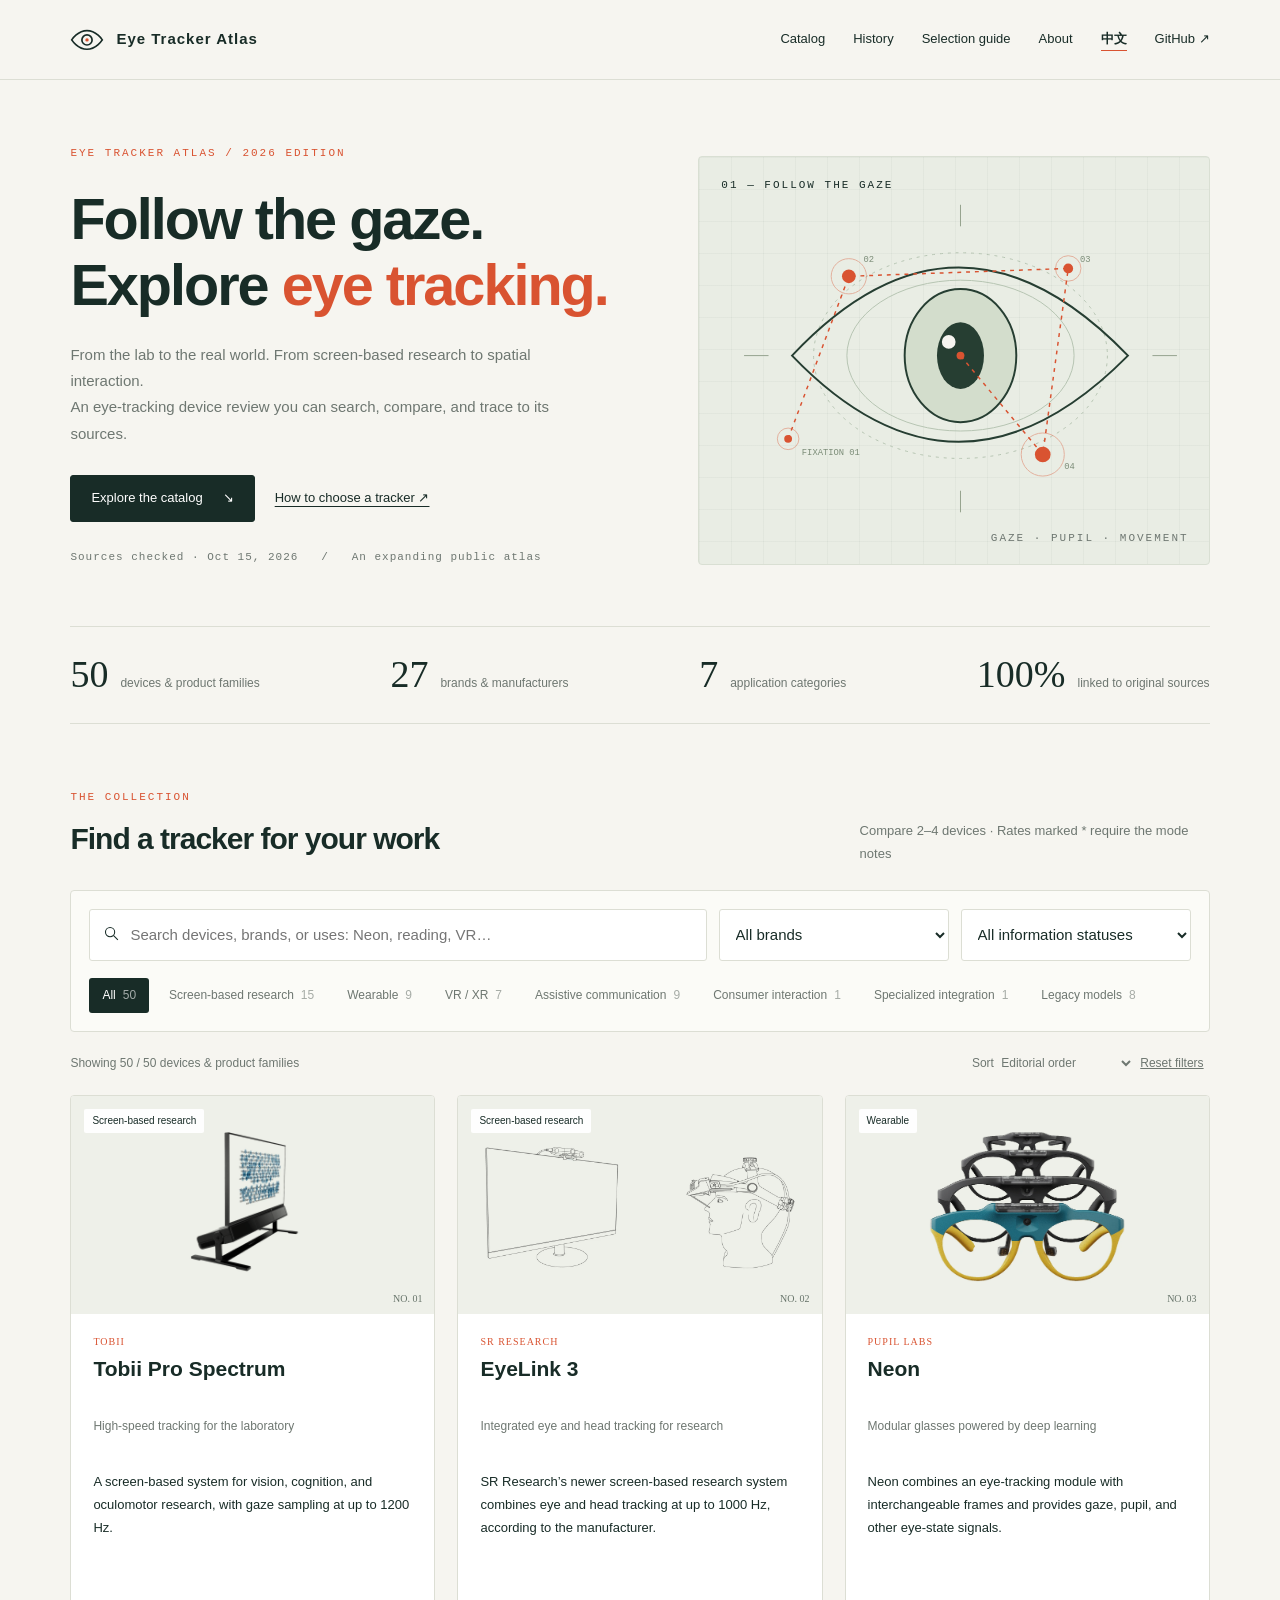
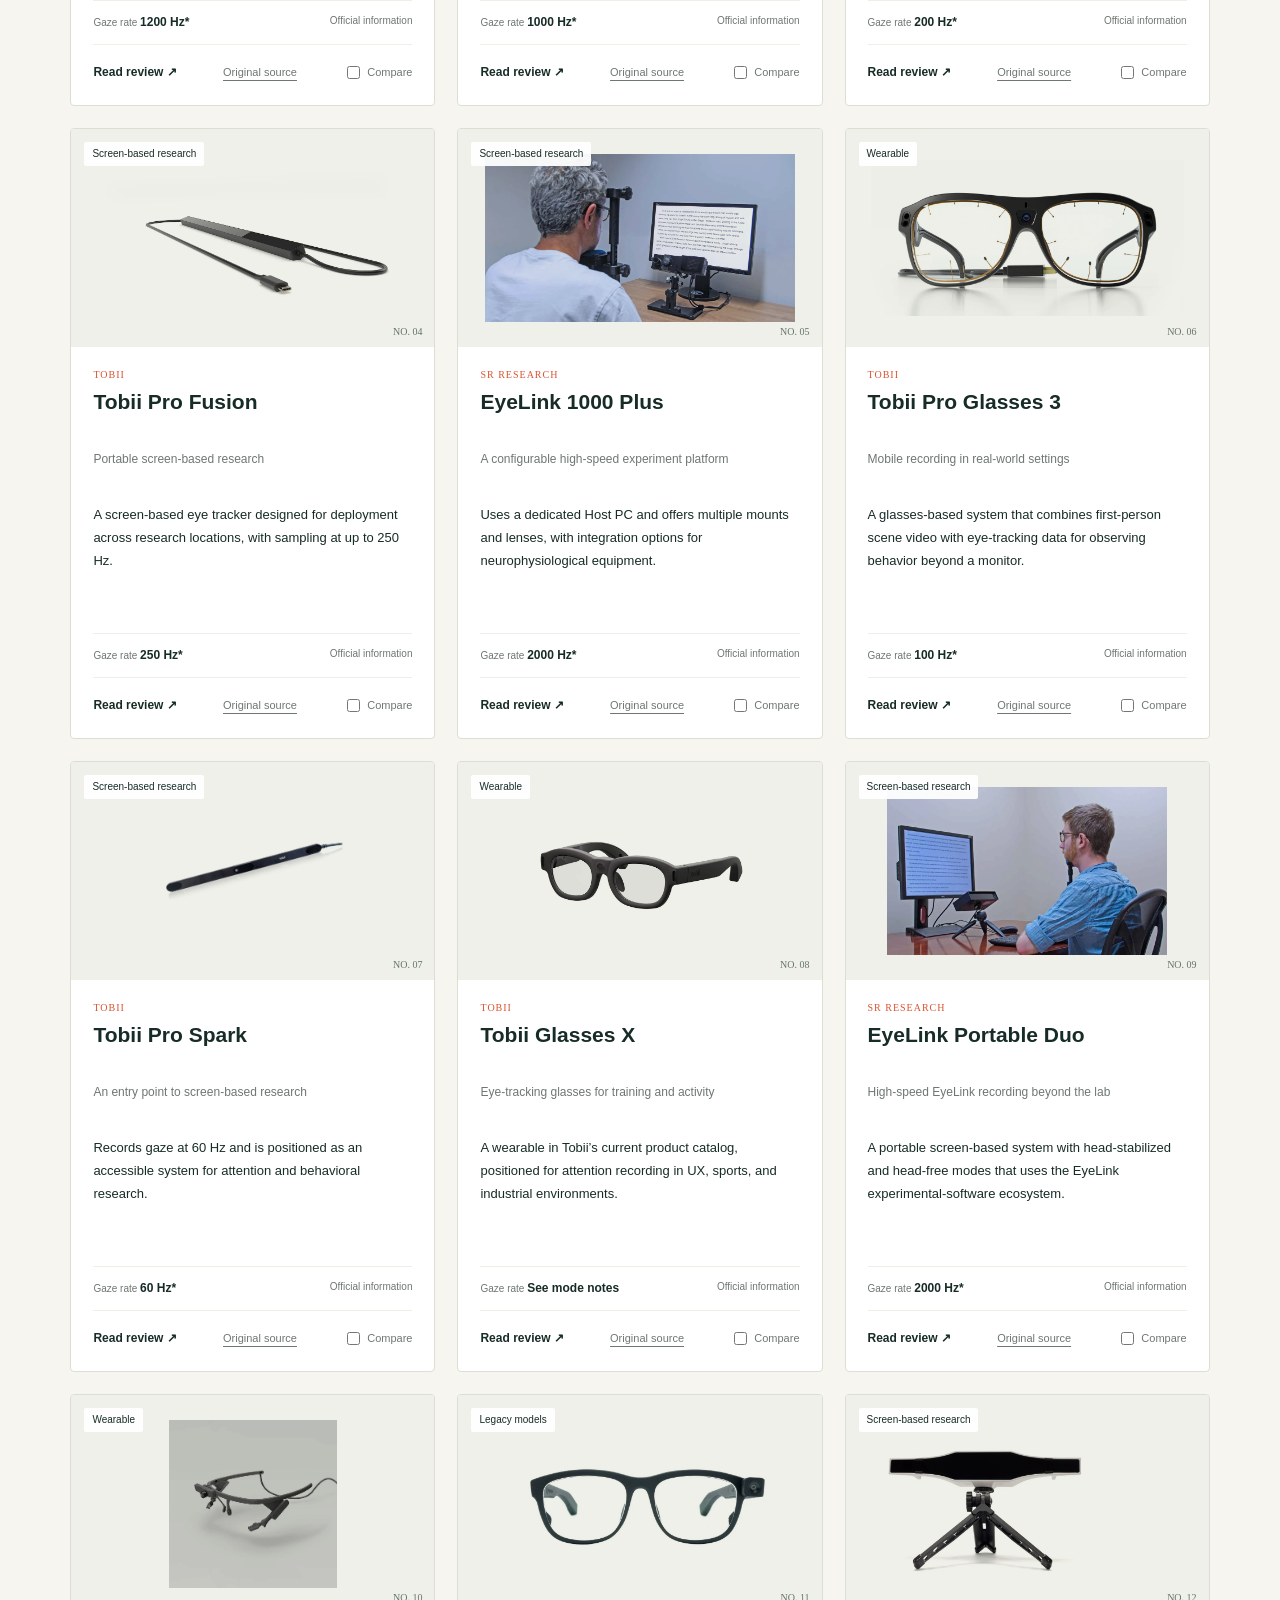
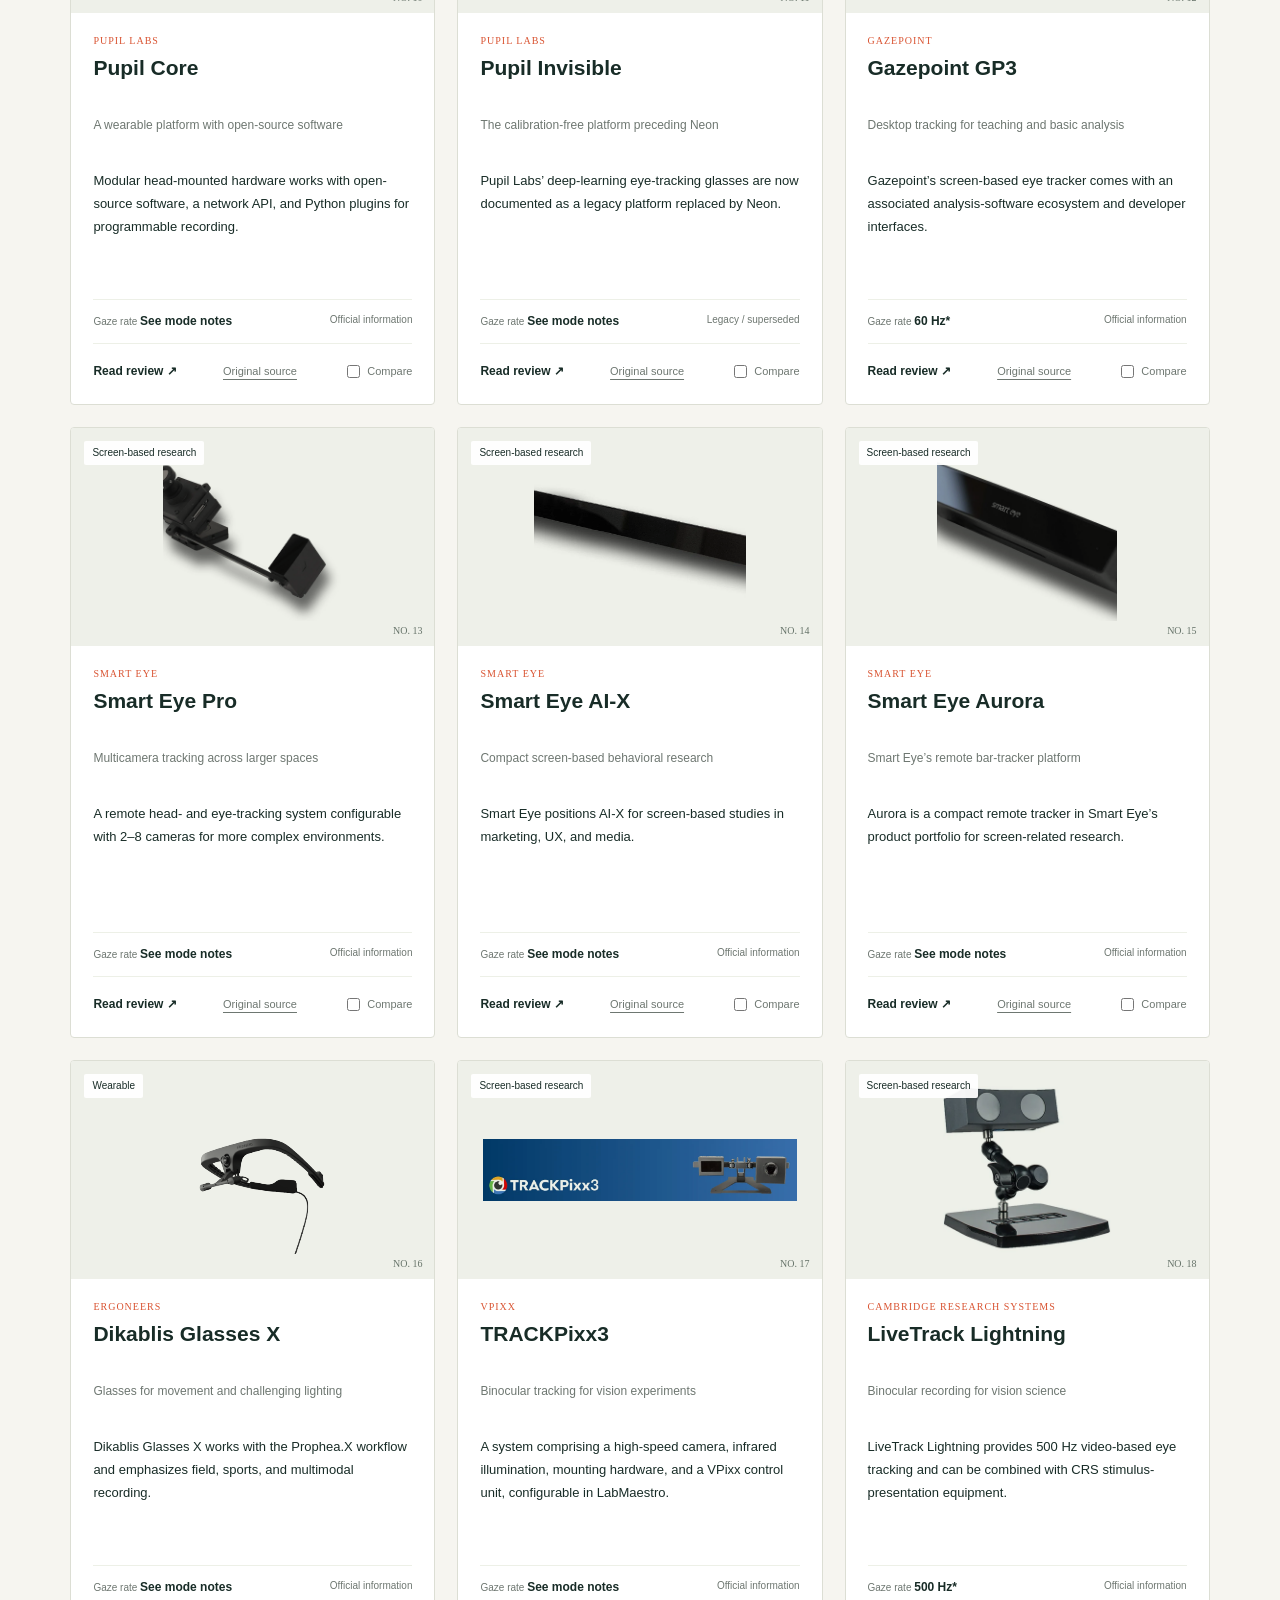
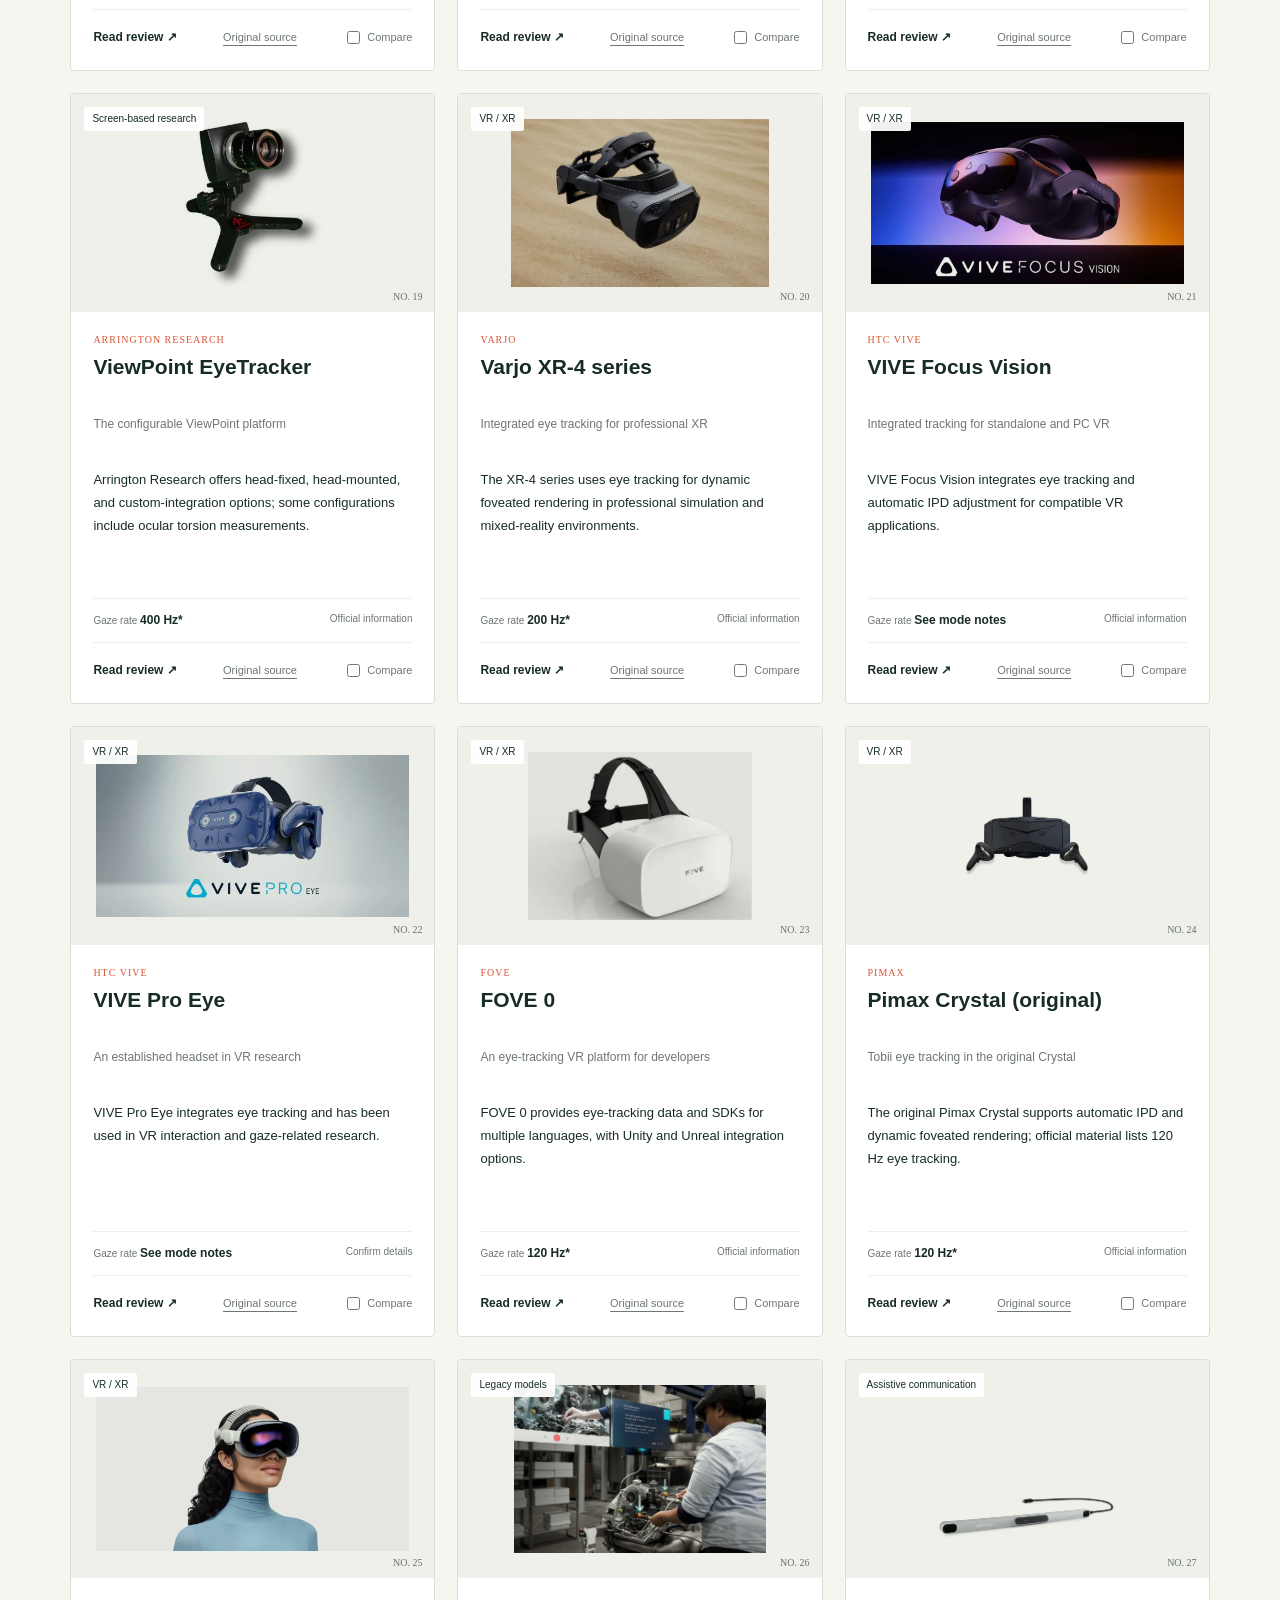
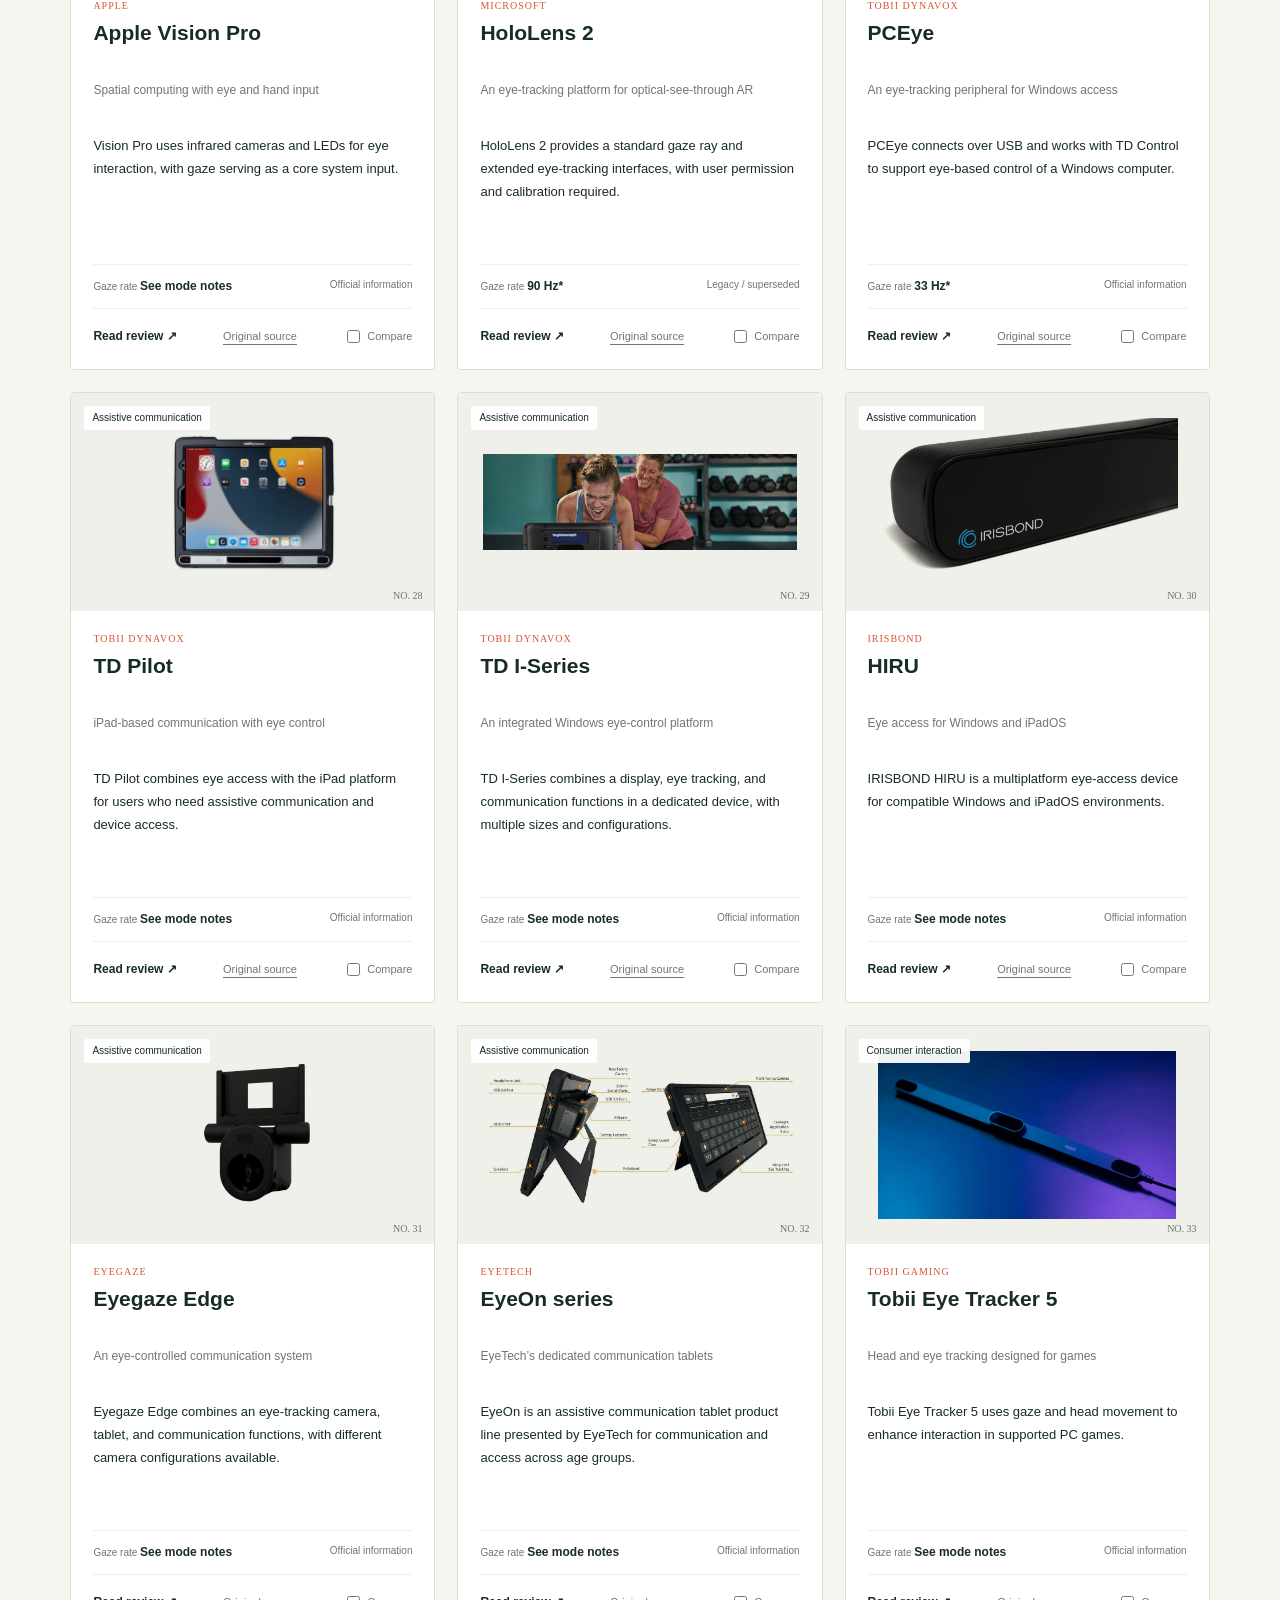
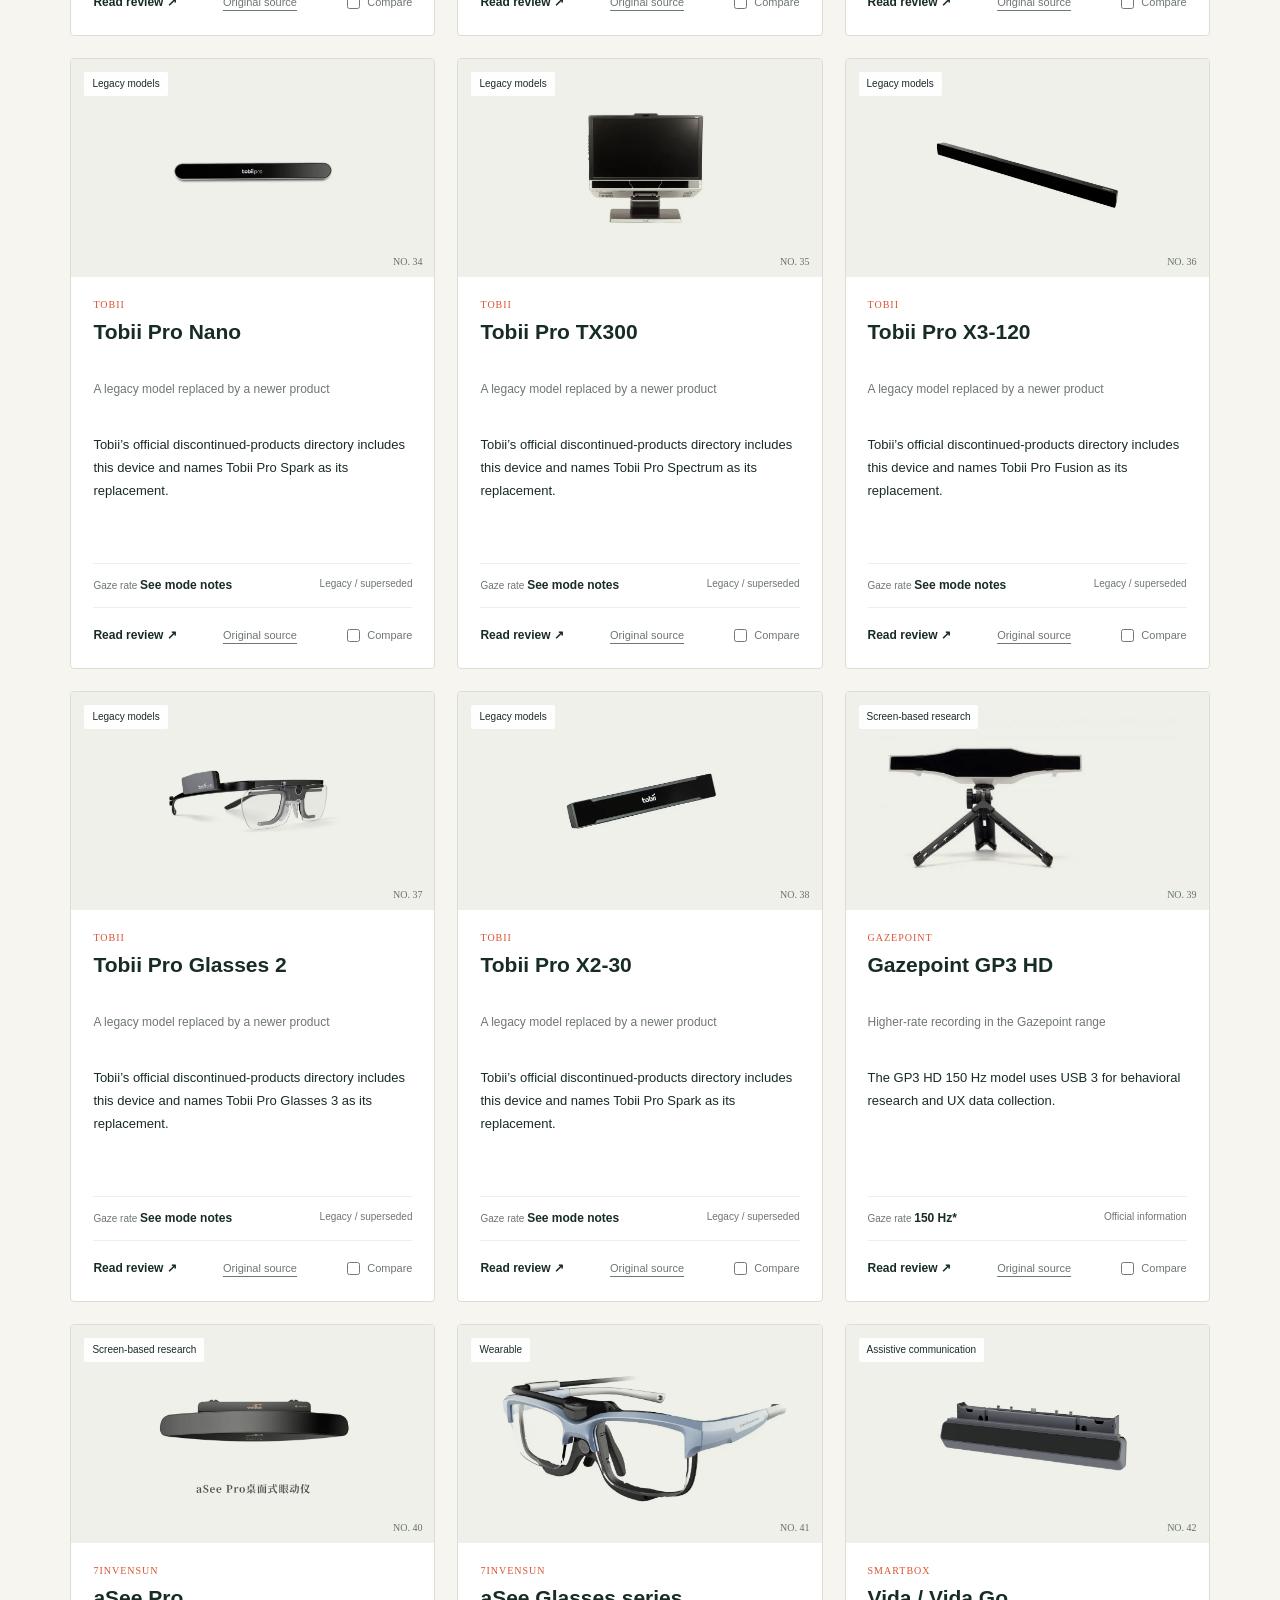
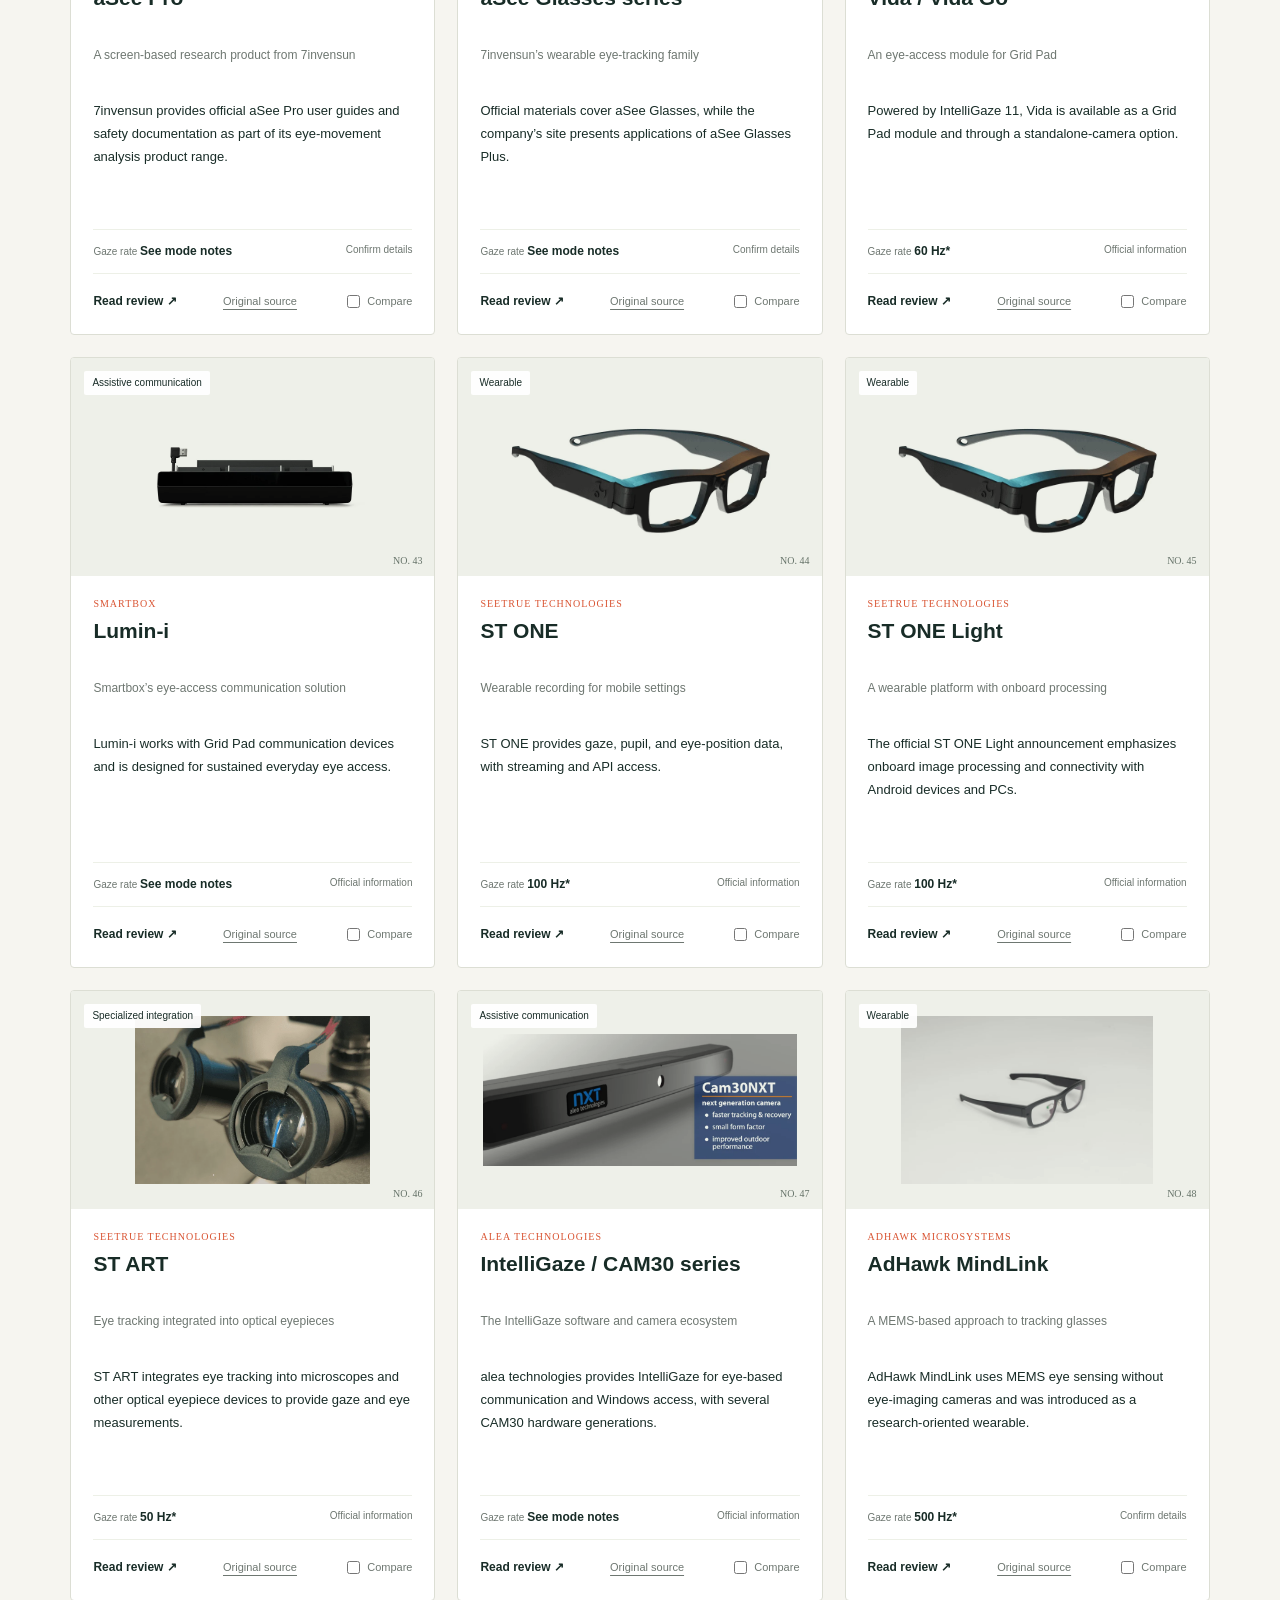
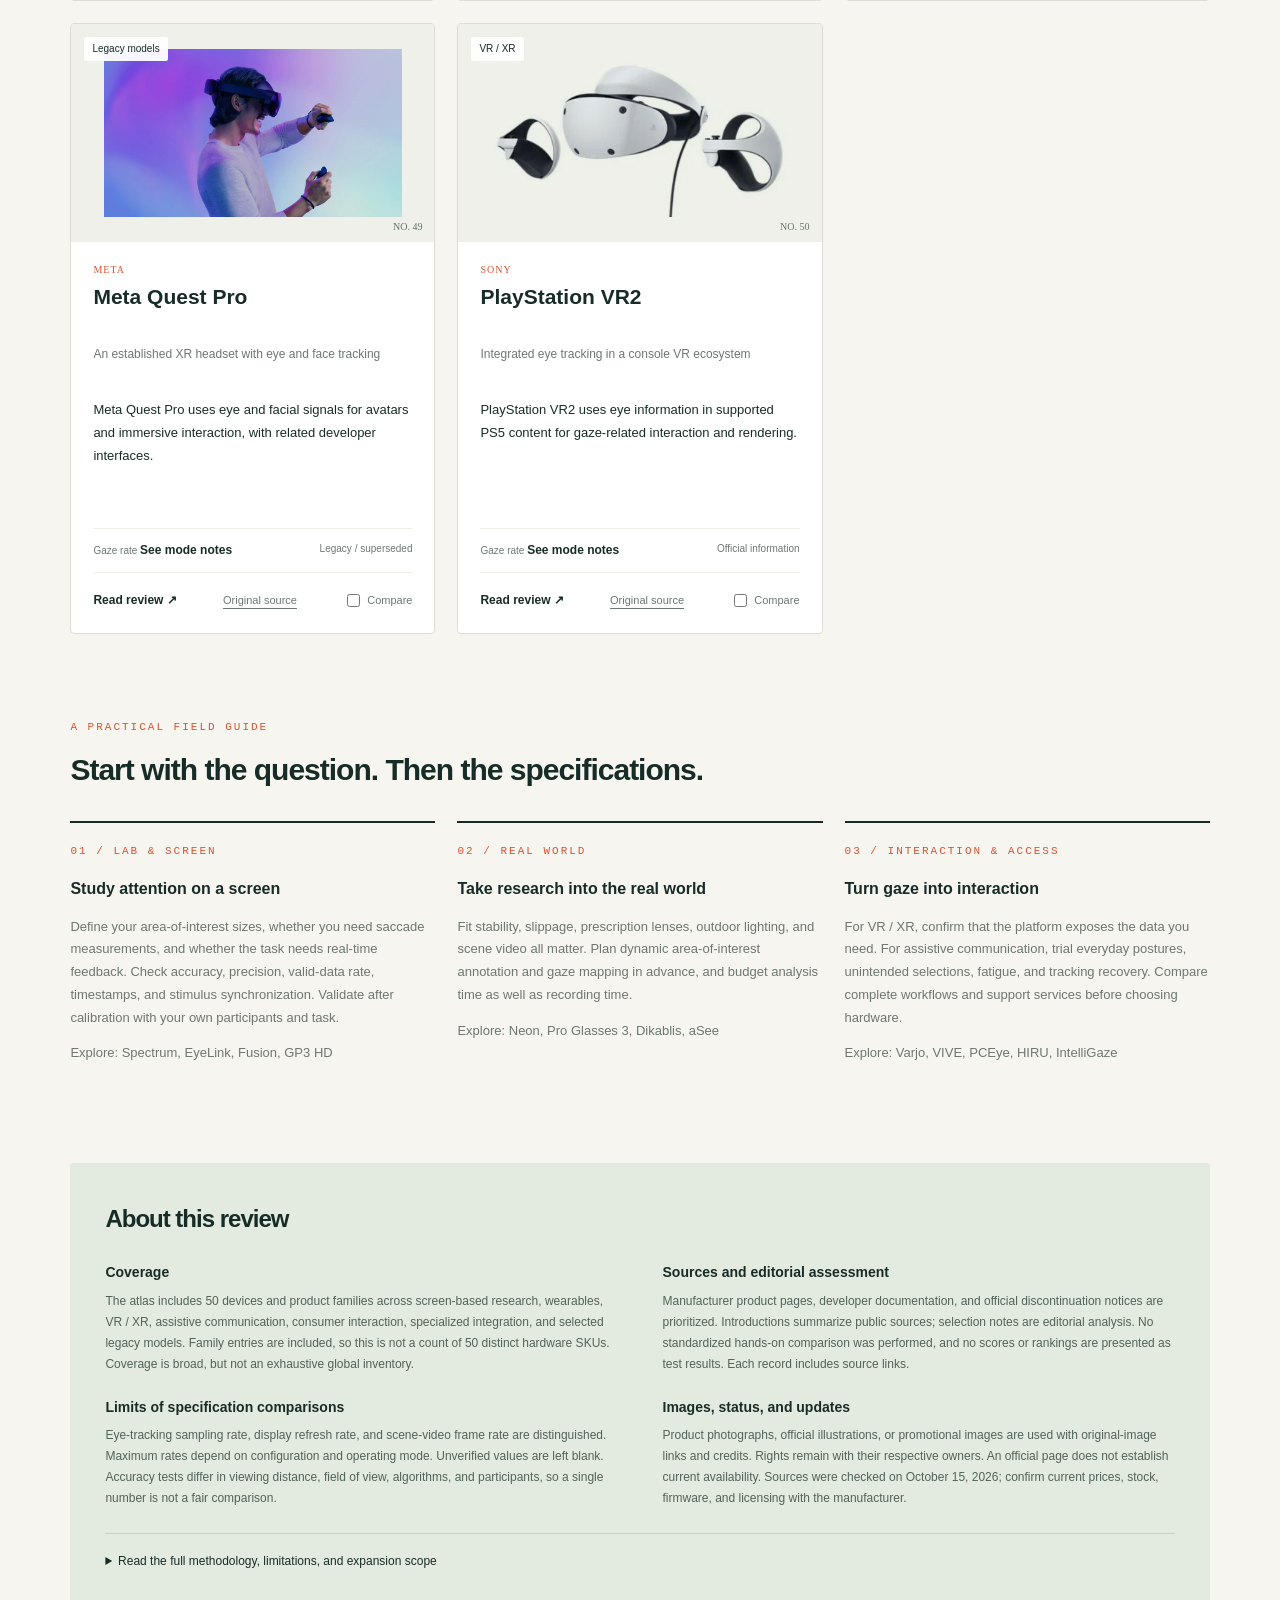
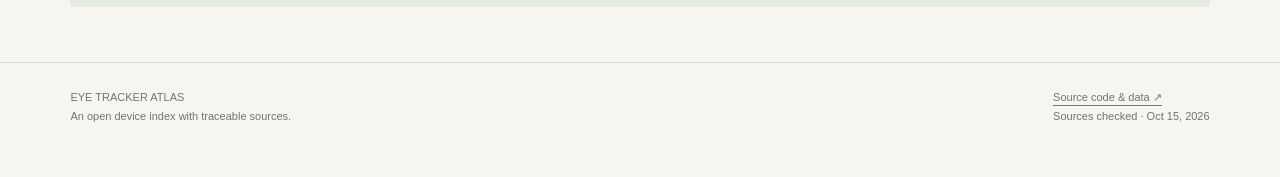
<file: en.html>
<!doctype html><html lang="en"><head><meta charset="UTF-8"><meta name="viewport" content="width=device-width,initial-scale=1"><meta name="description" content="An eye-tracker atlas covering research, wearable, VR/XR, assistive, and legacy devices, with images, editorial assessments, specification conditions, and original sources."><meta name="theme-color" content="#f6f5f0"><meta property="og:title" content="Eye Tracker Atlas · Devices, Reviews & Sources"><meta property="og:description" content="Explore eye-tracking devices, from the laboratory to the real world."><meta property="og:image" content="https://sharkburger.github.io/eyetracker/assets/glasses3.webp"><title>Eye Tracker Atlas · Devices, Reviews & Sources</title><link rel="icon" href="favicon.svg" type="image/svg+xml"><link rel="stylesheet" href="style.css?v=atlas1015-en2"><script src="app.en.js?v=atlas1015-en1" defer></script><link rel="alternate" hreflang="zh-CN" href="https://sharkburger.github.io/eyetracker/"><link rel="alternate" hreflang="en" href="https://sharkburger.github.io/eyetracker/en.html"><link rel="canonical" href="https://sharkburger.github.io/eyetracker/en.html"><script src="language.js?v=eyetracker-20261015-bilingual2" defer></script><link rel="stylesheet" href="navigation.css?v=history20261016-1"></head><body>
<header><a class="brand" href="#"><svg viewBox="0 0 40 28" fill="none" aria-hidden="true"><path d="M2 14S9 3 20 3s18 11 18 11-7 11-18 11S2 14 2 14Z" stroke="currentColor" stroke-width="2"/><circle cx="20" cy="14" r="6" stroke="currentColor" stroke-width="2"/><circle cx="20" cy="14" r="2" fill="#d95331"/></svg><span>Eye Tracker Atlas</span></a><nav class="atlas-navigation" aria-label="Main navigation"><a href="#catalog">Catalog</a><a href="history.en.html">History</a><a href="#guide">Selection guide</a><a href="#method">About</a><a id="language-switch" href="index.html" lang="zh-CN" hreflang="zh-CN" aria-label="Switch to Chinese">中文</a><a class="github" href="https://github.com/sharkburger/eyetracker" target="_blank" rel="noopener noreferrer">GitHub ↗</a></nav></header>
<main><section class="hero"><div><div class="eyebrow">EYE TRACKER ATLAS / 2026 EDITION</div><h1>Follow the gaze.<br>Explore <em>eye tracking.</em></h1><p class="intro">From the lab to the real world. From screen-based research to spatial interaction.<br>An eye-tracking device review you can search, compare, and trace to its sources.</p><div class="actions"><a class="solid" href="#catalog">Explore the catalog <span>↘</span></a><a href="#guide" style="font-size:13px">How to choose a tracker ↗</a></div><p class="mono" style="color:var(--muted);margin-top:27px;letter-spacing:1px">Sources checked · Oct 15, 2026 &nbsp; / &nbsp; An expanding public atlas</p></div><div class="diagram" role="img" aria-label="Eye-tracking illustration: a gaze path connects fixation points around an eye"><div class="caption mono">01 — FOLLOW THE GAZE</div><svg viewBox="0 0 520 400" fill="none"><ellipse cx="267" cy="195" rx="150" ry="105" stroke="#b6c4b2" stroke-width="1" stroke-dasharray="3 5"/><ellipse cx="267" cy="195" rx="116" ry="77" stroke="#b6c4b2" stroke-width="1"/><path d="M95 195Q264 15 438 195Q264 371 95 195Z" stroke="#263e32" stroke-width="2"/><ellipse cx="267" cy="195" rx="57" ry="68" fill="#d3ddcc" stroke="#263e32" stroke-width="2"/><ellipse cx="267" cy="195" rx="24" ry="34" fill="#263e32"/><circle cx="255" cy="181" r="7" fill="#f6f5f0"/><path d="M91 280L153 114L377 106L351 296L267 195" stroke="#d95331" stroke-width="1.5" stroke-dasharray="4 5"/><g fill="#d95331"><circle cx="91" cy="280" r="4"/><circle cx="153" cy="114" r="7"/><circle cx="377" cy="106" r="5"/><circle cx="351" cy="296" r="8"/><circle cx="267" cy="195" r="4"/></g><g stroke="#d95331" opacity=".4"><circle cx="91" cy="280" r="11"/><circle cx="153" cy="114" r="18"/><circle cx="377" cy="106" r="13"/><circle cx="351" cy="296" r="22"/></g><g fill="#7c8d78" font-family="monospace" font-size="9"><text x="105" y="296">FIXATION 01</text><text x="168" y="99">02</text><text x="389" y="99">03</text><text x="373" y="311">04</text></g><path d="M46 195h25m392 0h25M267 41v22m0 270v22" stroke="#94a18d"/></svg><div class="bottom mono">GAZE · PUPIL · MOVEMENT</div></div></section>
<section class="stats" aria-label="Atlas statistics"><div class="stat"><strong>50</strong><span>devices & product families</span></div><div class="stat"><strong>27</strong><span>brands & manufacturers</span></div><div class="stat"><strong>7</strong><span>application categories</span></div><div class="stat"><strong>100%</strong><span>linked to original sources</span></div></section>
<section id="catalog"><div class="section-title"><div><div class="eyebrow">THE COLLECTION</div><h2>Find a tracker for your work</h2></div><p>Compare 2–4 devices · Rates marked * require the mode notes</p></div><noscript><p class="noscript">JavaScript is disabled. You can still read all device summaries and follow the original links. Filters, detailed profiles, and comparisons require JavaScript. Full records are also available as JSON.</p></noscript><div class="toolbar"><div class="inputs"><div class="search"><svg viewBox="0 0 24 24" fill="none" stroke="currentColor" stroke-width="1.5" aria-hidden="true"><circle cx="10" cy="10" r="6.5"/><path d="m15 15 6 6"/></svg><input id="search" type="search" aria-label="Search devices, brands, or applications" placeholder="Search devices, brands, or uses: Neon, reading, VR…"></div><select id="brand" aria-label="Filter by brand"><option value="">All brands</option><option>7invensun</option><option>AdHawk Microsystems</option><option>Apple</option><option>Arrington Research</option><option>Cambridge Research Systems</option><option>Ergoneers</option><option>EyeTech</option><option>Eyegaze</option><option>FOVE</option><option>Gazepoint</option><option>HTC VIVE</option><option>IRISBOND</option><option>Meta</option><option>Microsoft</option><option>Pimax</option><option>Pupil Labs</option><option>SR Research</option><option>SeeTrue Technologies</option><option>Smart Eye</option><option>Smartbox</option><option>Sony</option><option>Tobii</option><option>Tobii Dynavox</option><option>Tobii Gaming</option><option>VPixx</option><option>Varjo</option><option>alea technologies</option></select><select id="status" aria-label="Filter by information status"><option value="">All information statuses</option><option>Official product information available</option><option>Legacy / superseded</option><option>Further confirmation needed</option></select></div><div class="tabs" role="group" aria-label="Device categories"><button type="button" data-category="All" aria-pressed="true" class="active">All<span>50</span></button><button type="button" data-category="Screen-based research" aria-pressed="false" class="">Screen-based research<span>15</span></button><button type="button" data-category="Wearable" aria-pressed="false" class="">Wearable<span>9</span></button><button type="button" data-category="VR / XR" aria-pressed="false" class="">VR / XR<span>7</span></button><button type="button" data-category="Assistive communication" aria-pressed="false" class="">Assistive communication<span>9</span></button><button type="button" data-category="Consumer interaction" aria-pressed="false" class="">Consumer interaction<span>1</span></button><button type="button" data-category="Specialized integration" aria-pressed="false" class="">Specialized integration<span>1</span></button><button type="button" data-category="Legacy models" aria-pressed="false" class="">Legacy models<span>8</span></button></div></div><div class="results-bar"><span id="result-count" aria-live="polite">50 devices & product families</span><div><label for="sort">Sort </label><select id="sort" style="border:0;background:transparent;color:inherit;font-size:12px"><option value="default">Editorial order</option><option value="name">Name A–Z</option><option value="hz">Listed sampling rate ↓</option></select><button id="reset">Reset filters</button></div></div><div class="grid" id="grid"><article class="card" id="card-spectrum" data-id="spectrum"><div class="picture"><span class="category">Screen-based research</span><img src="assets/spectrum.webp" alt="Tobii Pro Spectrum — product photograph or official illustration" loading="lazy" width="360" height="220"><span class="number">NO. 01</span></div><div class="card-body"><div class="maker">Tobii</div><h3>Tobii Pro Spectrum</h3><p class="tagline">High-speed tracking for the laboratory</p><p class="desc">A screen-based system for vision, cognition, and oculomotor research, with gaze sampling at up to 1200 Hz.</p><div class="specs"><span>Gaze rate <b>1200 Hz*</b></span><span title="Official product information available">Official information</span></div><div class="card-actions"><button class="detail" data-device="spectrum" aria-label="Read the full Tobii Pro Spectrum profile">Read review ↗</button><a href="https://www.tobii.com/products/eye-trackers/screen-based/tobii-pro-spectrum" target="_blank" rel="noopener noreferrer" aria-label="Tobii Pro Spectrum original source">Original source</a><label class="compare-label"><input type="checkbox" class="compare-check" value="spectrum" aria-label="Compare Tobii Pro Spectrum"> Compare</label></div></div></article>
<article class="card" id="card-eyelink3" data-id="eyelink3"><div class="picture"><span class="category">Screen-based research</span><img src="assets/eyelink3.webp" alt="EyeLink 3 — product photograph or official illustration" loading="lazy" width="360" height="220"><span class="number">NO. 02</span></div><div class="card-body"><div class="maker">SR Research</div><h3>EyeLink 3</h3><p class="tagline">Integrated eye and head tracking for research</p><p class="desc">SR Research’s newer screen-based research system combines eye and head tracking at up to 1000 Hz, according to the manufacturer.</p><div class="specs"><span>Gaze rate <b>1000 Hz*</b></span><span title="Official product information available">Official information</span></div><div class="card-actions"><button class="detail" data-device="eyelink3" aria-label="Read the full EyeLink 3 profile">Read review ↗</button><a href="https://www.sr-research.com/eyelink-3/" target="_blank" rel="noopener noreferrer" aria-label="EyeLink 3 original source">Original source</a><label class="compare-label"><input type="checkbox" class="compare-check" value="eyelink3" aria-label="Compare EyeLink 3"> Compare</label></div></div></article>
<article class="card" id="card-neon" data-id="neon"><div class="picture"><span class="category">Wearable</span><img src="assets/neon.webp" alt="Neon — product photograph or official illustration" loading="lazy" width="360" height="220"><span class="number">NO. 03</span></div><div class="card-body"><div class="maker">Pupil Labs</div><h3>Neon</h3><p class="tagline">Modular glasses powered by deep learning</p><p class="desc">Neon combines an eye-tracking module with interchangeable frames and provides gaze, pupil, and other eye-state signals.</p><div class="specs"><span>Gaze rate <b>200 Hz*</b></span><span title="Official product information available">Official information</span></div><div class="card-actions"><button class="detail" data-device="neon" aria-label="Read the full Neon profile">Read review ↗</button><a href="https://pupil-labs.com/products/neon" target="_blank" rel="noopener noreferrer" aria-label="Neon original source">Original source</a><label class="compare-label"><input type="checkbox" class="compare-check" value="neon" aria-label="Compare Neon"> Compare</label></div></div></article>
<article class="card" id="card-fusion" data-id="fusion"><div class="picture"><span class="category">Screen-based research</span><img src="assets/fusion.webp" alt="Tobii Pro Fusion — product photograph or official illustration" loading="lazy" width="360" height="220"><span class="number">NO. 04</span></div><div class="card-body"><div class="maker">Tobii</div><h3>Tobii Pro Fusion</h3><p class="tagline">Portable screen-based research</p><p class="desc">A screen-based eye tracker designed for deployment across research locations, with sampling at up to 250 Hz.</p><div class="specs"><span>Gaze rate <b>250 Hz*</b></span><span title="Official product information available">Official information</span></div><div class="card-actions"><button class="detail" data-device="fusion" aria-label="Read the full Tobii Pro Fusion profile">Read review ↗</button><a href="https://www.tobii.com/products/eye-trackers/screen-based/tobii-pro-fusion" target="_blank" rel="noopener noreferrer" aria-label="Tobii Pro Fusion original source">Original source</a><label class="compare-label"><input type="checkbox" class="compare-check" value="fusion" aria-label="Compare Tobii Pro Fusion"> Compare</label></div></div></article>
<article class="card" id="card-eyelink1000" data-id="eyelink1000"><div class="picture"><span class="category">Screen-based research</span><img src="assets/eyelink1000.webp" alt="EyeLink 1000 Plus — product photograph or official illustration" loading="lazy" width="360" height="220"><span class="number">NO. 05</span></div><div class="card-body"><div class="maker">SR Research</div><h3>EyeLink 1000 Plus</h3><p class="tagline">A configurable high-speed experiment platform</p><p class="desc">Uses a dedicated Host PC and offers multiple mounts and lenses, with integration options for neurophysiological equipment.</p><div class="specs"><span>Gaze rate <b>2000 Hz*</b></span><span title="Official product information available">Official information</span></div><div class="card-actions"><button class="detail" data-device="eyelink1000" aria-label="Read the full EyeLink 1000 Plus profile">Read review ↗</button><a href="https://www.sr-research.com/eyelink-1000-plus/" target="_blank" rel="noopener noreferrer" aria-label="EyeLink 1000 Plus original source">Original source</a><label class="compare-label"><input type="checkbox" class="compare-check" value="eyelink1000" aria-label="Compare EyeLink 1000 Plus"> Compare</label></div></div></article>
<article class="card" id="card-glasses3" data-id="glasses3"><div class="picture"><span class="category">Wearable</span><img src="assets/glasses3.webp" alt="Tobii Pro Glasses 3 — product photograph or official illustration" loading="lazy" width="360" height="220"><span class="number">NO. 06</span></div><div class="card-body"><div class="maker">Tobii</div><h3>Tobii Pro Glasses 3</h3><p class="tagline">Mobile recording in real-world settings</p><p class="desc">A glasses-based system that combines first-person scene video with eye-tracking data for observing behavior beyond a monitor.</p><div class="specs"><span>Gaze rate <b>100 Hz*</b></span><span title="Official product information available">Official information</span></div><div class="card-actions"><button class="detail" data-device="glasses3" aria-label="Read the full Tobii Pro Glasses 3 profile">Read review ↗</button><a href="https://www.tobii.com/products/eye-trackers/wearables/tobii-pro-glasses-3" target="_blank" rel="noopener noreferrer" aria-label="Tobii Pro Glasses 3 original source">Original source</a><label class="compare-label"><input type="checkbox" class="compare-check" value="glasses3" aria-label="Compare Tobii Pro Glasses 3"> Compare</label></div></div></article>
<article class="card" id="card-spark" data-id="spark"><div class="picture"><span class="category">Screen-based research</span><img src="assets/spark.webp" alt="Tobii Pro Spark — product photograph or official illustration" loading="lazy" width="360" height="220"><span class="number">NO. 07</span></div><div class="card-body"><div class="maker">Tobii</div><h3>Tobii Pro Spark</h3><p class="tagline">An entry point to screen-based research</p><p class="desc">Records gaze at 60 Hz and is positioned as an accessible system for attention and behavioral research.</p><div class="specs"><span>Gaze rate <b>60 Hz*</b></span><span title="Official product information available">Official information</span></div><div class="card-actions"><button class="detail" data-device="spark" aria-label="Read the full Tobii Pro Spark profile">Read review ↗</button><a href="https://www.tobii.com/products/eye-trackers/screen-based/tobii-pro-spark" target="_blank" rel="noopener noreferrer" aria-label="Tobii Pro Spark original source">Original source</a><label class="compare-label"><input type="checkbox" class="compare-check" value="spark" aria-label="Compare Tobii Pro Spark"> Compare</label></div></div></article>
<article class="card" id="card-glassesx" data-id="glassesx"><div class="picture"><span class="category">Wearable</span><img src="assets/glassesx.webp" alt="Tobii Glasses X — product photograph or official illustration" loading="lazy" width="360" height="220"><span class="number">NO. 08</span></div><div class="card-body"><div class="maker">Tobii</div><h3>Tobii Glasses X</h3><p class="tagline">Eye-tracking glasses for training and activity</p><p class="desc">A wearable in Tobii’s current product catalog, positioned for attention recording in UX, sports, and industrial environments.</p><div class="specs"><span>Gaze rate <b>See mode notes</b></span><span title="Official product information available">Official information</span></div><div class="card-actions"><button class="detail" data-device="glassesx" aria-label="Read the full Tobii Glasses X profile">Read review ↗</button><a href="https://www.tobii.com/products/eye-trackers/wearables/tobii-glasses-x" target="_blank" rel="noopener noreferrer" aria-label="Tobii Glasses X original source">Original source</a><label class="compare-label"><input type="checkbox" class="compare-check" value="glassesx" aria-label="Compare Tobii Glasses X"> Compare</label></div></div></article>
<article class="card" id="card-duo" data-id="duo"><div class="picture"><span class="category">Screen-based research</span><img src="assets/duo.webp" alt="EyeLink Portable Duo — product photograph or official illustration" loading="lazy" width="360" height="220"><span class="number">NO. 09</span></div><div class="card-body"><div class="maker">SR Research</div><h3>EyeLink Portable Duo</h3><p class="tagline">High-speed EyeLink recording beyond the lab</p><p class="desc">A portable screen-based system with head-stabilized and head-free modes that uses the EyeLink experimental-software ecosystem.</p><div class="specs"><span>Gaze rate <b>2000 Hz*</b></span><span title="Official product information available">Official information</span></div><div class="card-actions"><button class="detail" data-device="duo" aria-label="Read the full EyeLink Portable Duo profile">Read review ↗</button><a href="https://www.sr-research.com/eyelink-portable-duo/" target="_blank" rel="noopener noreferrer" aria-label="EyeLink Portable Duo original source">Original source</a><label class="compare-label"><input type="checkbox" class="compare-check" value="duo" aria-label="Compare EyeLink Portable Duo"> Compare</label></div></div></article>
<article class="card" id="card-core" data-id="core"><div class="picture"><span class="category">Wearable</span><img src="assets/core.webp" alt="Pupil Core — product photograph or official illustration" loading="lazy" width="360" height="220"><span class="number">NO. 10</span></div><div class="card-body"><div class="maker">Pupil Labs</div><h3>Pupil Core</h3><p class="tagline">A wearable platform with open-source software</p><p class="desc">Modular head-mounted hardware works with open-source software, a network API, and Python plugins for programmable recording.</p><div class="specs"><span>Gaze rate <b>See mode notes</b></span><span title="Official product information available">Official information</span></div><div class="card-actions"><button class="detail" data-device="core" aria-label="Read the full Pupil Core profile">Read review ↗</button><a href="https://pupil-labs.com/products/core" target="_blank" rel="noopener noreferrer" aria-label="Pupil Core original source">Original source</a><label class="compare-label"><input type="checkbox" class="compare-check" value="core" aria-label="Compare Pupil Core"> Compare</label></div></div></article>
<article class="card" id="card-invisible" data-id="invisible"><div class="picture"><span class="category">Legacy models</span><img src="assets/invisible.webp" alt="Pupil Invisible — product photograph or official illustration" loading="lazy" width="360" height="220"><span class="number">NO. 11</span></div><div class="card-body"><div class="maker">Pupil Labs</div><h3>Pupil Invisible</h3><p class="tagline">The calibration-free platform preceding Neon</p><p class="desc">Pupil Labs’ deep-learning eye-tracking glasses are now documented as a legacy platform replaced by Neon.</p><div class="specs"><span>Gaze rate <b>See mode notes</b></span><span title="Legacy / superseded">Legacy / superseded</span></div><div class="card-actions"><button class="detail" data-device="invisible" aria-label="Read the full Pupil Invisible profile">Read review ↗</button><a href="https://docs.pupil-labs.com/invisible/" target="_blank" rel="noopener noreferrer" aria-label="Pupil Invisible original source">Original source</a><label class="compare-label"><input type="checkbox" class="compare-check" value="invisible" aria-label="Compare Pupil Invisible"> Compare</label></div></div></article>
<article class="card" id="card-gp3" data-id="gp3"><div class="picture"><span class="category">Screen-based research</span><img src="assets/gp3.webp" alt="Gazepoint GP3 — product photograph or official illustration" loading="lazy" width="360" height="220"><span class="number">NO. 12</span></div><div class="card-body"><div class="maker">Gazepoint</div><h3>Gazepoint GP3</h3><p class="tagline">Desktop tracking for teaching and basic analysis</p><p class="desc">Gazepoint’s screen-based eye tracker comes with an associated analysis-software ecosystem and developer interfaces.</p><div class="specs"><span>Gaze rate <b>60 Hz*</b></span><span title="Official product information available">Official information</span></div><div class="card-actions"><button class="detail" data-device="gp3" aria-label="Read the full Gazepoint GP3 profile">Read review ↗</button><a href="https://www.gazept.com/product/gazepoint-gp3-eye-tracker/" target="_blank" rel="noopener noreferrer" aria-label="Gazepoint GP3 original source">Original source</a><label class="compare-label"><input type="checkbox" class="compare-check" value="gp3" aria-label="Compare Gazepoint GP3"> Compare</label></div></div></article>
<article class="card" id="card-smarteyepro" data-id="smarteyepro"><div class="picture"><span class="category">Screen-based research</span><img src="assets/smarteyepro.webp" alt="Smart Eye Pro — product photograph or official illustration" loading="lazy" width="360" height="220"><span class="number">NO. 13</span></div><div class="card-body"><div class="maker">Smart Eye</div><h3>Smart Eye Pro</h3><p class="tagline">Multicamera tracking across larger spaces</p><p class="desc">A remote head- and eye-tracking system configurable with 2–8 cameras for more complex environments.</p><div class="specs"><span>Gaze rate <b>See mode notes</b></span><span title="Official product information available">Official information</span></div><div class="card-actions"><button class="detail" data-device="smarteyepro" aria-label="Read the full Smart Eye Pro profile">Read review ↗</button><a href="https://smarteye.se/smart-eye-pro/" target="_blank" rel="noopener noreferrer" aria-label="Smart Eye Pro original source">Original source</a><label class="compare-label"><input type="checkbox" class="compare-check" value="smarteyepro" aria-label="Compare Smart Eye Pro"> Compare</label></div></div></article>
<article class="card" id="card-aix" data-id="aix"><div class="picture"><span class="category">Screen-based research</span><img src="assets/aix.webp" alt="Smart Eye AI-X — product photograph or official illustration" loading="lazy" width="360" height="220"><span class="number">NO. 14</span></div><div class="card-body"><div class="maker">Smart Eye</div><h3>Smart Eye AI-X</h3><p class="tagline">Compact screen-based behavioral research</p><p class="desc">Smart Eye positions AI-X for screen-based studies in marketing, UX, and media.</p><div class="specs"><span>Gaze rate <b>See mode notes</b></span><span title="Official product information available">Official information</span></div><div class="card-actions"><button class="detail" data-device="aix" aria-label="Read the full Smart Eye AI-X profile">Read review ↗</button><a href="https://smarteye.se/ai-x/" target="_blank" rel="noopener noreferrer" aria-label="Smart Eye AI-X original source">Original source</a><label class="compare-label"><input type="checkbox" class="compare-check" value="aix" aria-label="Compare Smart Eye AI-X"> Compare</label></div></div></article>
<article class="card" id="card-aurora" data-id="aurora"><div class="picture"><span class="category">Screen-based research</span><img src="assets/aurora.webp" alt="Smart Eye Aurora — product photograph or official illustration" loading="lazy" width="360" height="220"><span class="number">NO. 15</span></div><div class="card-body"><div class="maker">Smart Eye</div><h3>Smart Eye Aurora</h3><p class="tagline">Smart Eye’s remote bar-tracker platform</p><p class="desc">Aurora is a compact remote tracker in Smart Eye’s product portfolio for screen-related research.</p><div class="specs"><span>Gaze rate <b>See mode notes</b></span><span title="Official product information available">Official information</span></div><div class="card-actions"><button class="detail" data-device="aurora" aria-label="Read the full Smart Eye Aurora profile">Read review ↗</button><a href="https://smarteye.se/aurora/" target="_blank" rel="noopener noreferrer" aria-label="Smart Eye Aurora original source">Original source</a><label class="compare-label"><input type="checkbox" class="compare-check" value="aurora" aria-label="Compare Smart Eye Aurora"> Compare</label></div></div></article>
<article class="card" id="card-dikablis" data-id="dikablis"><div class="picture"><span class="category">Wearable</span><img src="assets/dikablis.svg" alt="Dikablis Glasses X — product photograph or official illustration" loading="lazy" width="360" height="220"><span class="number">NO. 16</span></div><div class="card-body"><div class="maker">Ergoneers</div><h3>Dikablis Glasses X</h3><p class="tagline">Glasses for movement and challenging lighting</p><p class="desc">Dikablis Glasses X works with the Prophea.X workflow and emphasizes field, sports, and multimodal recording.</p><div class="specs"><span>Gaze rate <b>See mode notes</b></span><span title="Official product information available">Official information</span></div><div class="card-actions"><button class="detail" data-device="dikablis" aria-label="Read the full Dikablis Glasses X profile">Read review ↗</button><a href="https://ergoneers.com/solutions-mobile-eye-tracker-dikablis/" target="_blank" rel="noopener noreferrer" aria-label="Dikablis Glasses X original source">Original source</a><label class="compare-label"><input type="checkbox" class="compare-check" value="dikablis" aria-label="Compare Dikablis Glasses X"> Compare</label></div></div></article>
<article class="card" id="card-trackpixx" data-id="trackpixx"><div class="picture"><span class="category">Screen-based research</span><img src="assets/trackpixx.webp" alt="TRACKPixx3 — product photograph or official illustration" loading="lazy" width="360" height="220"><span class="number">NO. 17</span></div><div class="card-body"><div class="maker">VPixx</div><h3>TRACKPixx3</h3><p class="tagline">Binocular tracking for vision experiments</p><p class="desc">A system comprising a high-speed camera, infrared illumination, mounting hardware, and a VPixx control unit, configurable in LabMaestro.</p><div class="specs"><span>Gaze rate <b>See mode notes</b></span><span title="Official product information available">Official information</span></div><div class="card-actions"><button class="detail" data-device="trackpixx" aria-label="Read the full TRACKPixx3 profile">Read review ↗</button><a href="https://docs.vpixx.com/hardware/trackpixx3" target="_blank" rel="noopener noreferrer" aria-label="TRACKPixx3 original source">Original source</a><label class="compare-label"><input type="checkbox" class="compare-check" value="trackpixx" aria-label="Compare TRACKPixx3"> Compare</label></div></div></article>
<article class="card" id="card-livetrack" data-id="livetrack"><div class="picture"><span class="category">Screen-based research</span><img src="assets/livetrack.webp" alt="LiveTrack Lightning — product photograph or official illustration" loading="lazy" width="360" height="220"><span class="number">NO. 18</span></div><div class="card-body"><div class="maker">Cambridge Research Systems</div><h3>LiveTrack Lightning</h3><p class="tagline">Binocular recording for vision science</p><p class="desc">LiveTrack Lightning provides 500 Hz video-based eye tracking and can be combined with CRS stimulus-presentation equipment.</p><div class="specs"><span>Gaze rate <b>500 Hz*</b></span><span title="Official product information available">Official information</span></div><div class="card-actions"><button class="detail" data-device="livetrack" aria-label="Read the full LiveTrack Lightning profile">Read review ↗</button><a href="https://www.crsltd.com/tools-for-vision-science/eye-tracking/livetrack-lightning/" target="_blank" rel="noopener noreferrer" aria-label="LiveTrack Lightning original source">Original source</a><label class="compare-label"><input type="checkbox" class="compare-check" value="livetrack" aria-label="Compare LiveTrack Lightning"> Compare</label></div></div></article>
<article class="card" id="card-viewpoint" data-id="viewpoint"><div class="picture"><span class="category">Screen-based research</span><img src="assets/viewpoint.webp" alt="ViewPoint EyeTracker — product photograph or official illustration" loading="lazy" width="360" height="220"><span class="number">NO. 19</span></div><div class="card-body"><div class="maker">Arrington Research</div><h3>ViewPoint EyeTracker</h3><p class="tagline">The configurable ViewPoint platform</p><p class="desc">Arrington Research offers head-fixed, head-mounted, and custom-integration options; some configurations include ocular torsion measurements.</p><div class="specs"><span>Gaze rate <b>400 Hz*</b></span><span title="Official product information available">Official information</span></div><div class="card-actions"><button class="detail" data-device="viewpoint" aria-label="Read the full ViewPoint EyeTracker profile">Read review ↗</button><a href="https://www.arringtonresearch.com/headfixed.html" target="_blank" rel="noopener noreferrer" aria-label="ViewPoint EyeTracker original source">Original source</a><label class="compare-label"><input type="checkbox" class="compare-check" value="viewpoint" aria-label="Compare ViewPoint EyeTracker"> Compare</label></div></div></article>
<article class="card" id="card-xr4" data-id="xr4"><div class="picture"><span class="category">VR / XR</span><img src="assets/xr4.webp" alt="Varjo XR-4 series — product photograph or official illustration" loading="lazy" width="360" height="220"><span class="number">NO. 20</span></div><div class="card-body"><div class="maker">Varjo</div><h3>Varjo XR-4 series</h3><p class="tagline">Integrated eye tracking for professional XR</p><p class="desc">The XR-4 series uses eye tracking for dynamic foveated rendering in professional simulation and mixed-reality environments.</p><div class="specs"><span>Gaze rate <b>200 Hz*</b></span><span title="Official product information available">Official information</span></div><div class="card-actions"><button class="detail" data-device="xr4" aria-label="Read the full Varjo XR-4 series profile">Read review ↗</button><a href="https://varjo.com/products/xr-4/" target="_blank" rel="noopener noreferrer" aria-label="Varjo XR-4 series original source">Original source</a><label class="compare-label"><input type="checkbox" class="compare-check" value="xr4" aria-label="Compare Varjo XR-4 series"> Compare</label></div></div></article>
<article class="card" id="card-focusvision" data-id="focusvision"><div class="picture"><span class="category">VR / XR</span><img src="assets/focusvision.webp" alt="VIVE Focus Vision — product photograph or official illustration" loading="lazy" width="360" height="220"><span class="number">NO. 21</span></div><div class="card-body"><div class="maker">HTC VIVE</div><h3>VIVE Focus Vision</h3><p class="tagline">Integrated tracking for standalone and PC VR</p><p class="desc">VIVE Focus Vision integrates eye tracking and automatic IPD adjustment for compatible VR applications.</p><div class="specs"><span>Gaze rate <b>See mode notes</b></span><span title="Official product information available">Official information</span></div><div class="card-actions"><button class="detail" data-device="focusvision" aria-label="Read the full VIVE Focus Vision profile">Read review ↗</button><a href="https://www.vive.com/us/product/vive-focus-vision/overview/" target="_blank" rel="noopener noreferrer" aria-label="VIVE Focus Vision original source">Original source</a><label class="compare-label"><input type="checkbox" class="compare-check" value="focusvision" aria-label="Compare VIVE Focus Vision"> Compare</label></div></div></article>
<article class="card" id="card-proeye" data-id="proeye"><div class="picture"><span class="category">VR / XR</span><img src="assets/proeye.webp" alt="VIVE Pro Eye — product photograph or official illustration" loading="lazy" width="360" height="220"><span class="number">NO. 22</span></div><div class="card-body"><div class="maker">HTC VIVE</div><h3>VIVE Pro Eye</h3><p class="tagline">An established headset in VR research</p><p class="desc">VIVE Pro Eye integrates eye tracking and has been used in VR interaction and gaze-related research.</p><div class="specs"><span>Gaze rate <b>See mode notes</b></span><span title="Further confirmation needed">Confirm details</span></div><div class="card-actions"><button class="detail" data-device="proeye" aria-label="Read the full VIVE Pro Eye profile">Read review ↗</button><a href="https://www.vive.com/sea/product/vive-pro-eye/specs/" target="_blank" rel="noopener noreferrer" aria-label="VIVE Pro Eye original source">Original source</a><label class="compare-label"><input type="checkbox" class="compare-check" value="proeye" aria-label="Compare VIVE Pro Eye"> Compare</label></div></div></article>
<article class="card" id="card-fove" data-id="fove"><div class="picture"><span class="category">VR / XR</span><img src="assets/fove.webp" alt="FOVE 0 — product photograph or official illustration" loading="lazy" width="360" height="220"><span class="number">NO. 23</span></div><div class="card-body"><div class="maker">FOVE</div><h3>FOVE 0</h3><p class="tagline">An eye-tracking VR platform for developers</p><p class="desc">FOVE 0 provides eye-tracking data and SDKs for multiple languages, with Unity and Unreal integration options.</p><div class="specs"><span>Gaze rate <b>120 Hz*</b></span><span title="Official product information available">Official information</span></div><div class="card-actions"><button class="detail" data-device="fove" aria-label="Read the full FOVE 0 profile">Read review ↗</button><a href="https://fove-inc.com/product/fove0/" target="_blank" rel="noopener noreferrer" aria-label="FOVE 0 original source">Original source</a><label class="compare-label"><input type="checkbox" class="compare-check" value="fove" aria-label="Compare FOVE 0"> Compare</label></div></div></article>
<article class="card" id="card-crystal" data-id="crystal"><div class="picture"><span class="category">VR / XR</span><img src="assets/crystal.webp" alt="Pimax Crystal (original) — product photograph or official illustration" loading="lazy" width="360" height="220"><span class="number">NO. 24</span></div><div class="card-body"><div class="maker">Pimax</div><h3>Pimax Crystal (original)</h3><p class="tagline">Tobii eye tracking in the original Crystal</p><p class="desc">The original Pimax Crystal supports automatic IPD and dynamic foveated rendering; official material lists 120 Hz eye tracking.</p><div class="specs"><span>Gaze rate <b>120 Hz*</b></span><span title="Official product information available">Official information</span></div><div class="card-actions"><button class="detail" data-device="crystal" aria-label="Read the full Pimax Crystal (original) profile">Read review ↗</button><a href="https://store.pimax.com/products/pimax-crystal" target="_blank" rel="noopener noreferrer" aria-label="Pimax Crystal (original) original source">Original source</a><label class="compare-label"><input type="checkbox" class="compare-check" value="crystal" aria-label="Compare Pimax Crystal (original)"> Compare</label></div></div></article>
<article class="card" id="card-visionpro" data-id="visionpro"><div class="picture"><span class="category">VR / XR</span><img src="assets/visionpro.webp" alt="Apple Vision Pro — product photograph or official illustration" loading="lazy" width="360" height="220"><span class="number">NO. 25</span></div><div class="card-body"><div class="maker">Apple</div><h3>Apple Vision Pro</h3><p class="tagline">Spatial computing with eye and hand input</p><p class="desc">Vision Pro uses infrared cameras and LEDs for eye interaction, with gaze serving as a core system input.</p><div class="specs"><span>Gaze rate <b>See mode notes</b></span><span title="Official product information available">Official information</span></div><div class="card-actions"><button class="detail" data-device="visionpro" aria-label="Read the full Apple Vision Pro profile">Read review ↗</button><a href="https://www.apple.com/apple-vision-pro/" target="_blank" rel="noopener noreferrer" aria-label="Apple Vision Pro original source">Original source</a><label class="compare-label"><input type="checkbox" class="compare-check" value="visionpro" aria-label="Compare Apple Vision Pro"> Compare</label></div></div></article>
<article class="card" id="card-hololens" data-id="hololens"><div class="picture"><span class="category">Legacy models</span><img src="assets/hololens.webp" alt="HoloLens 2 — product photograph or official illustration" loading="lazy" width="360" height="220"><span class="number">NO. 26</span></div><div class="card-body"><div class="maker">Microsoft</div><h3>HoloLens 2</h3><p class="tagline">An eye-tracking platform for optical-see-through AR</p><p class="desc">HoloLens 2 provides a standard gaze ray and extended eye-tracking interfaces, with user permission and calibration required.</p><div class="specs"><span>Gaze rate <b>90 Hz*</b></span><span title="Legacy / superseded">Legacy / superseded</span></div><div class="card-actions"><button class="detail" data-device="hololens" aria-label="Read the full HoloLens 2 profile">Read review ↗</button><a href="https://learn.microsoft.com/en-us/windows/mixed-reality/design/eye-tracking" target="_blank" rel="noopener noreferrer" aria-label="HoloLens 2 original source">Original source</a><label class="compare-label"><input type="checkbox" class="compare-check" value="hololens" aria-label="Compare HoloLens 2"> Compare</label></div></div></article>
<article class="card" id="card-pceye" data-id="pceye"><div class="picture"><span class="category">Assistive communication</span><img src="assets/pceye.webp" alt="PCEye — product photograph or official illustration" loading="lazy" width="360" height="220"><span class="number">NO. 27</span></div><div class="card-body"><div class="maker">Tobii Dynavox</div><h3>PCEye</h3><p class="tagline">An eye-tracking peripheral for Windows access</p><p class="desc">PCEye connects over USB and works with TD Control to support eye-based control of a Windows computer.</p><div class="specs"><span>Gaze rate <b>33 Hz*</b></span><span title="Official product information available">Official information</span></div><div class="card-actions"><button class="detail" data-device="pceye" aria-label="Read the full PCEye profile">Read review ↗</button><a href="https://us.tobiidynavox.com/pages/pceye" target="_blank" rel="noopener noreferrer" aria-label="PCEye original source">Original source</a><label class="compare-label"><input type="checkbox" class="compare-check" value="pceye" aria-label="Compare PCEye"> Compare</label></div></div></article>
<article class="card" id="card-tdpilot" data-id="tdpilot"><div class="picture"><span class="category">Assistive communication</span><img src="assets/tdpilot.webp" alt="TD Pilot — product photograph or official illustration" loading="lazy" width="360" height="220"><span class="number">NO. 28</span></div><div class="card-body"><div class="maker">Tobii Dynavox</div><h3>TD Pilot</h3><p class="tagline">iPad-based communication with eye control</p><p class="desc">TD Pilot combines eye access with the iPad platform for users who need assistive communication and device access.</p><div class="specs"><span>Gaze rate <b>See mode notes</b></span><span title="Official product information available">Official information</span></div><div class="card-actions"><button class="detail" data-device="tdpilot" aria-label="Read the full TD Pilot profile">Read review ↗</button><a href="https://us.tobiidynavox.com/pages/td-pilot" target="_blank" rel="noopener noreferrer" aria-label="TD Pilot original source">Original source</a><label class="compare-label"><input type="checkbox" class="compare-check" value="tdpilot" aria-label="Compare TD Pilot"> Compare</label></div></div></article>
<article class="card" id="card-iseries" data-id="iseries"><div class="picture"><span class="category">Assistive communication</span><img src="assets/iseries.webp" alt="TD I-Series — product photograph or official illustration" loading="lazy" width="360" height="220"><span class="number">NO. 29</span></div><div class="card-body"><div class="maker">Tobii Dynavox</div><h3>TD I-Series</h3><p class="tagline">An integrated Windows eye-control platform</p><p class="desc">TD I-Series combines a display, eye tracking, and communication functions in a dedicated device, with multiple sizes and configurations.</p><div class="specs"><span>Gaze rate <b>See mode notes</b></span><span title="Official product information available">Official information</span></div><div class="card-actions"><button class="detail" data-device="iseries" aria-label="Read the full TD I-Series profile">Read review ↗</button><a href="https://us.tobiidynavox.com/pages/i-series" target="_blank" rel="noopener noreferrer" aria-label="TD I-Series original source">Original source</a><label class="compare-label"><input type="checkbox" class="compare-check" value="iseries" aria-label="Compare TD I-Series"> Compare</label></div></div></article>
<article class="card" id="card-hiru" data-id="hiru"><div class="picture"><span class="category">Assistive communication</span><img src="assets/hiru.webp" alt="HIRU — product photograph or official illustration" loading="lazy" width="360" height="220"><span class="number">NO. 30</span></div><div class="card-body"><div class="maker">IRISBOND</div><h3>HIRU</h3><p class="tagline">Eye access for Windows and iPadOS</p><p class="desc">IRISBOND HIRU is a multiplatform eye-access device for compatible Windows and iPadOS environments.</p><div class="specs"><span>Gaze rate <b>See mode notes</b></span><span title="Official product information available">Official information</span></div><div class="card-actions"><button class="detail" data-device="hiru" aria-label="Read the full HIRU profile">Read review ↗</button><a href="https://www.irisbond.com/en/aac-products/hiru-the-first-multiplatform-eye-tracker/" target="_blank" rel="noopener noreferrer" aria-label="HIRU original source">Original source</a><label class="compare-label"><input type="checkbox" class="compare-check" value="hiru" aria-label="Compare HIRU"> Compare</label></div></div></article>
<article class="card" id="card-edge" data-id="edge"><div class="picture"><span class="category">Assistive communication</span><img src="assets/edge.webp" alt="Eyegaze Edge — product photograph or official illustration" loading="lazy" width="360" height="220"><span class="number">NO. 31</span></div><div class="card-body"><div class="maker">Eyegaze</div><h3>Eyegaze Edge</h3><p class="tagline">An eye-controlled communication system</p><p class="desc">Eyegaze Edge combines an eye-tracking camera, tablet, and communication functions, with different camera configurations available.</p><div class="specs"><span>Gaze rate <b>See mode notes</b></span><span title="Official product information available">Official information</span></div><div class="card-actions"><button class="detail" data-device="edge" aria-label="Read the full Eyegaze Edge profile">Read review ↗</button><a href="https://eyegaze.com/products/eyegaze-edge/" target="_blank" rel="noopener noreferrer" aria-label="Eyegaze Edge original source">Original source</a><label class="compare-label"><input type="checkbox" class="compare-check" value="edge" aria-label="Compare Eyegaze Edge"> Compare</label></div></div></article>
<article class="card" id="card-eyeon" data-id="eyeon"><div class="picture"><span class="category">Assistive communication</span><img src="assets/eyeon.webp" alt="EyeOn series — The image shows EyeOn Elite. This is a product-family entry; confirm the specific configuration with the manufacturer." loading="lazy" width="360" height="220"><span class="number">NO. 32</span></div><div class="card-body"><div class="maker">EyeTech</div><h3>EyeOn series</h3><p class="tagline">EyeTech’s dedicated communication tablets</p><p class="desc">EyeOn is an assistive communication tablet product line presented by EyeTech for communication and access across age groups.</p><div class="specs"><span>Gaze rate <b>See mode notes</b></span><span title="Official product information available">Official information</span></div><div class="card-actions"><button class="detail" data-device="eyeon" aria-label="Read the full EyeOn series profile">Read review ↗</button><a href="https://eyetechds.com/" target="_blank" rel="noopener noreferrer" aria-label="EyeOn series original source">Original source</a><label class="compare-label"><input type="checkbox" class="compare-check" value="eyeon" aria-label="Compare EyeOn series"> Compare</label></div></div></article>
<article class="card" id="card-et5" data-id="et5"><div class="picture"><span class="category">Consumer interaction</span><img src="assets/et5.webp" alt="Tobii Eye Tracker 5 — product photograph or official illustration" loading="lazy" width="360" height="220"><span class="number">NO. 33</span></div><div class="card-body"><div class="maker">Tobii Gaming</div><h3>Tobii Eye Tracker 5</h3><p class="tagline">Head and eye tracking designed for games</p><p class="desc">Tobii Eye Tracker 5 uses gaze and head movement to enhance interaction in supported PC games.</p><div class="specs"><span>Gaze rate <b>See mode notes</b></span><span title="Official product information available">Official information</span></div><div class="card-actions"><button class="detail" data-device="et5" aria-label="Read the full Tobii Eye Tracker 5 profile">Read review ↗</button><a href="https://gaming.tobii.com/product/eye-tracker-5/" target="_blank" rel="noopener noreferrer" aria-label="Tobii Eye Tracker 5 original source">Original source</a><label class="compare-label"><input type="checkbox" class="compare-check" value="et5" aria-label="Compare Tobii Eye Tracker 5"> Compare</label></div></div></article>
<article class="card" id="card-nano" data-id="nano"><div class="picture"><span class="category">Legacy models</span><img src="assets/nano.webp" alt="Tobii Pro Nano — product photograph or official illustration" loading="lazy" width="360" height="220"><span class="number">NO. 34</span></div><div class="card-body"><div class="maker">Tobii</div><h3>Tobii Pro Nano</h3><p class="tagline">A legacy model replaced by a newer product</p><p class="desc">Tobii’s official discontinued-products directory includes this device and names Tobii Pro Spark as its replacement.</p><div class="specs"><span>Gaze rate <b>See mode notes</b></span><span title="Legacy / superseded">Legacy / superseded</span></div><div class="card-actions"><button class="detail" data-device="nano" aria-label="Read the full Tobii Pro Nano profile">Read review ↗</button><a href="https://www.tobii.com/products/discontinued/tobii-pro-nano" target="_blank" rel="noopener noreferrer" aria-label="Tobii Pro Nano original source">Original source</a><label class="compare-label"><input type="checkbox" class="compare-check" value="nano" aria-label="Compare Tobii Pro Nano"> Compare</label></div></div></article>
<article class="card" id="card-tx300" data-id="tx300"><div class="picture"><span class="category">Legacy models</span><img src="assets/tx300.webp" alt="Tobii Pro TX300 — product photograph or official illustration" loading="lazy" width="360" height="220"><span class="number">NO. 35</span></div><div class="card-body"><div class="maker">Tobii</div><h3>Tobii Pro TX300</h3><p class="tagline">A legacy model replaced by a newer product</p><p class="desc">Tobii’s official discontinued-products directory includes this device and names Tobii Pro Spectrum as its replacement.</p><div class="specs"><span>Gaze rate <b>See mode notes</b></span><span title="Legacy / superseded">Legacy / superseded</span></div><div class="card-actions"><button class="detail" data-device="tx300" aria-label="Read the full Tobii Pro TX300 profile">Read review ↗</button><a href="https://www.tobii.com/products/discontinued/tobii-pro-tx300" target="_blank" rel="noopener noreferrer" aria-label="Tobii Pro TX300 original source">Original source</a><label class="compare-label"><input type="checkbox" class="compare-check" value="tx300" aria-label="Compare Tobii Pro TX300"> Compare</label></div></div></article>
<article class="card" id="card-x3120" data-id="x3120"><div class="picture"><span class="category">Legacy models</span><img src="assets/x3120.webp" alt="Tobii Pro X3-120 — product photograph or official illustration" loading="lazy" width="360" height="220"><span class="number">NO. 36</span></div><div class="card-body"><div class="maker">Tobii</div><h3>Tobii Pro X3-120</h3><p class="tagline">A legacy model replaced by a newer product</p><p class="desc">Tobii’s official discontinued-products directory includes this device and names Tobii Pro Fusion as its replacement.</p><div class="specs"><span>Gaze rate <b>See mode notes</b></span><span title="Legacy / superseded">Legacy / superseded</span></div><div class="card-actions"><button class="detail" data-device="x3120" aria-label="Read the full Tobii Pro X3-120 profile">Read review ↗</button><a href="https://www.tobii.com/products/discontinued/tobii-pro-x3-120" target="_blank" rel="noopener noreferrer" aria-label="Tobii Pro X3-120 original source">Original source</a><label class="compare-label"><input type="checkbox" class="compare-check" value="x3120" aria-label="Compare Tobii Pro X3-120"> Compare</label></div></div></article>
<article class="card" id="card-glasses2" data-id="glasses2"><div class="picture"><span class="category">Legacy models</span><img src="assets/glasses2.webp" alt="Tobii Pro Glasses 2 — product photograph or official illustration" loading="lazy" width="360" height="220"><span class="number">NO. 37</span></div><div class="card-body"><div class="maker">Tobii</div><h3>Tobii Pro Glasses 2</h3><p class="tagline">A legacy model replaced by a newer product</p><p class="desc">Tobii’s official discontinued-products directory includes this device and names Tobii Pro Glasses 3 as its replacement.</p><div class="specs"><span>Gaze rate <b>See mode notes</b></span><span title="Legacy / superseded">Legacy / superseded</span></div><div class="card-actions"><button class="detail" data-device="glasses2" aria-label="Read the full Tobii Pro Glasses 2 profile">Read review ↗</button><a href="https://www.tobii.com/products/discontinued/tobii-pro-glasses-2" target="_blank" rel="noopener noreferrer" aria-label="Tobii Pro Glasses 2 original source">Original source</a><label class="compare-label"><input type="checkbox" class="compare-check" value="glasses2" aria-label="Compare Tobii Pro Glasses 2"> Compare</label></div></div></article>
<article class="card" id="card-x230" data-id="x230"><div class="picture"><span class="category">Legacy models</span><img src="assets/x230.webp" alt="Tobii Pro X2-30 — The image is from the official X2-30 archive page. Its alt text contains a model-name typo; this entry follows the page title." loading="lazy" width="360" height="220"><span class="number">NO. 38</span></div><div class="card-body"><div class="maker">Tobii</div><h3>Tobii Pro X2-30</h3><p class="tagline">A legacy model replaced by a newer product</p><p class="desc">Tobii’s official discontinued-products directory includes this device and names Tobii Pro Spark as its replacement.</p><div class="specs"><span>Gaze rate <b>See mode notes</b></span><span title="Legacy / superseded">Legacy / superseded</span></div><div class="card-actions"><button class="detail" data-device="x230" aria-label="Read the full Tobii Pro X2-30 profile">Read review ↗</button><a href="https://www.tobii.com/products/discontinued/tobii-pro-x2-30" target="_blank" rel="noopener noreferrer" aria-label="Tobii Pro X2-30 original source">Original source</a><label class="compare-label"><input type="checkbox" class="compare-check" value="x230" aria-label="Compare Tobii Pro X2-30"> Compare</label></div></div></article>
<article class="card" id="card-gp3hd" data-id="gp3hd"><div class="picture"><span class="category">Screen-based research</span><img src="assets/gp3hd.webp" alt="Gazepoint GP3 HD — product photograph or official illustration" loading="lazy" width="360" height="220"><span class="number">NO. 39</span></div><div class="card-body"><div class="maker">Gazepoint</div><h3>Gazepoint GP3 HD</h3><p class="tagline">Higher-rate recording in the Gazepoint range</p><p class="desc">The GP3 HD 150 Hz model uses USB 3 for behavioral research and UX data collection.</p><div class="specs"><span>Gaze rate <b>150 Hz*</b></span><span title="Official product information available">Official information</span></div><div class="card-actions"><button class="detail" data-device="gp3hd" aria-label="Read the full Gazepoint GP3 HD profile">Read review ↗</button><a href="https://www.gazept.com/product-category/gp3-hd/" target="_blank" rel="noopener noreferrer" aria-label="Gazepoint GP3 HD original source">Original source</a><label class="compare-label"><input type="checkbox" class="compare-check" value="gp3hd" aria-label="Compare Gazepoint GP3 HD"> Compare</label></div></div></article>
<article class="card" id="card-aseepro" data-id="aseepro"><div class="picture"><span class="category">Screen-based research</span><img src="assets/aseepro.webp" alt="aSee Pro — product photograph or official illustration" loading="lazy" width="360" height="220"><span class="number">NO. 40</span></div><div class="card-body"><div class="maker">7invensun</div><h3>aSee Pro</h3><p class="tagline">A screen-based research product from 7invensun</p><p class="desc">7invensun provides official aSee Pro user guides and safety documentation as part of its eye-movement analysis product range.</p><div class="specs"><span>Gaze rate <b>See mode notes</b></span><span title="Further confirmation needed">Confirm details</span></div><div class="card-actions"><button class="detail" data-device="aseepro" aria-label="Read the full aSee Pro profile">Read review ↗</button><a href="https://www.7invensun.com/ydfxxlcpsysm" target="_blank" rel="noopener noreferrer" aria-label="aSee Pro original source">Original source</a><label class="compare-label"><input type="checkbox" class="compare-check" value="aseepro" aria-label="Compare aSee Pro"> Compare</label></div></div></article>
<article class="card" id="card-aseeglasses" data-id="aseeglasses"><div class="picture"><span class="category">Wearable</span><img src="assets/aseeglasses.webp" alt="aSee Glasses series — The image shows aSee Glasses Plus. This is a product-family entry; access to the original manufacturer page is restricted." loading="lazy" width="360" height="220"><span class="number">NO. 41</span></div><div class="card-body"><div class="maker">7invensun</div><h3>aSee Glasses series</h3><p class="tagline">7invensun’s wearable eye-tracking family</p><p class="desc">Official materials cover aSee Glasses, while the company’s site presents applications of aSee Glasses Plus.</p><div class="specs"><span>Gaze rate <b>See mode notes</b></span><span title="Further confirmation needed">Confirm details</span></div><div class="card-actions"><button class="detail" data-device="aseeglasses" aria-label="Read the full aSee Glasses series profile">Read review ↗</button><a href="https://www.7invensun.com/newsinfo/8124967.html" target="_blank" rel="noopener noreferrer" aria-label="aSee Glasses series original source">Original source</a><label class="compare-label"><input type="checkbox" class="compare-check" value="aseeglasses" aria-label="Compare aSee Glasses series"> Compare</label></div></div></article>
<article class="card" id="card-vida" data-id="vida"><div class="picture"><span class="category">Assistive communication</span><img src="assets/vida.webp" alt="Vida / Vida Go — product photograph or official illustration" loading="lazy" width="360" height="220"><span class="number">NO. 42</span></div><div class="card-body"><div class="maker">Smartbox</div><h3>Vida / Vida Go</h3><p class="tagline">An eye-access module for Grid Pad</p><p class="desc">Powered by IntelliGaze 11, Vida is available as a Grid Pad module and through a standalone-camera option.</p><div class="specs"><span>Gaze rate <b>60 Hz*</b></span><span title="Official product information available">Official information</span></div><div class="card-actions"><button class="detail" data-device="vida" aria-label="Read the full Vida / Vida Go profile">Read review ↗</button><a href="https://smartboxaac.com/eye-gaze/vida/" target="_blank" rel="noopener noreferrer" aria-label="Vida / Vida Go original source">Original source</a><label class="compare-label"><input type="checkbox" class="compare-check" value="vida" aria-label="Compare Vida / Vida Go"> Compare</label></div></div></article>
<article class="card" id="card-lumini" data-id="lumini"><div class="picture"><span class="category">Assistive communication</span><img src="assets/lumini.webp" alt="Lumin-i — product photograph or official illustration" loading="lazy" width="360" height="220"><span class="number">NO. 43</span></div><div class="card-body"><div class="maker">Smartbox</div><h3>Lumin-i</h3><p class="tagline">Smartbox’s eye-access communication solution</p><p class="desc">Lumin-i works with Grid Pad communication devices and is designed for sustained everyday eye access.</p><div class="specs"><span>Gaze rate <b>See mode notes</b></span><span title="Official product information available">Official information</span></div><div class="card-actions"><button class="detail" data-device="lumini" aria-label="Read the full Lumin-i profile">Read review ↗</button><a href="https://smartboxaac.com/eye-gaze/lumin-i-camera/" target="_blank" rel="noopener noreferrer" aria-label="Lumin-i original source">Original source</a><label class="compare-label"><input type="checkbox" class="compare-check" value="lumini" aria-label="Compare Lumin-i"> Compare</label></div></div></article>
<article class="card" id="card-stone" data-id="stone"><div class="picture"><span class="category">Wearable</span><img src="assets/stone.webp" alt="ST ONE — product photograph or official illustration" loading="lazy" width="360" height="220"><span class="number">NO. 44</span></div><div class="card-body"><div class="maker">SeeTrue Technologies</div><h3>ST ONE</h3><p class="tagline">Wearable recording for mobile settings</p><p class="desc">ST ONE provides gaze, pupil, and eye-position data, with streaming and API access.</p><div class="specs"><span>Gaze rate <b>100 Hz*</b></span><span title="Official product information available">Official information</span></div><div class="card-actions"><button class="detail" data-device="stone" aria-label="Read the full ST ONE profile">Read review ↗</button><a href="https://www.seetruetechnologies.com/mobile-eye-tracker-stone/" target="_blank" rel="noopener noreferrer" aria-label="ST ONE original source">Original source</a><label class="compare-label"><input type="checkbox" class="compare-check" value="stone" aria-label="Compare ST ONE"> Compare</label></div></div></article>
<article class="card" id="card-stonelight" data-id="stonelight"><div class="picture"><span class="category">Wearable</span><img src="assets/stonelight.webp" alt="ST ONE Light — The image illustrates the ST ONE family and should not be used to identify the specific Light hardware version." loading="lazy" width="360" height="220"><span class="number">NO. 45</span></div><div class="card-body"><div class="maker">SeeTrue Technologies</div><h3>ST ONE Light</h3><p class="tagline">A wearable platform with onboard processing</p><p class="desc">The official ST ONE Light announcement emphasizes onboard image processing and connectivity with Android devices and PCs.</p><div class="specs"><span>Gaze rate <b>100 Hz*</b></span><span title="Official product information available">Official information</span></div><div class="card-actions"><button class="detail" data-device="stonelight" aria-label="Read the full ST ONE Light profile">Read review ↗</button><a href="https://www.seetruetechnologies.com/blog/introducing-st-one-light-100fps-eye-tracking-on-any-device-powered-by-onboard-image-processing/" target="_blank" rel="noopener noreferrer" aria-label="ST ONE Light original source">Original source</a><label class="compare-label"><input type="checkbox" class="compare-check" value="stonelight" aria-label="Compare ST ONE Light"> Compare</label></div></div></article>
<article class="card" id="card-start" data-id="start"><div class="picture"><span class="category">Specialized integration</span><img src="assets/start.webp" alt="ST ART — product photograph or official illustration" loading="lazy" width="360" height="220"><span class="number">NO. 46</span></div><div class="card-body"><div class="maker">SeeTrue Technologies</div><h3>ST ART</h3><p class="tagline">Eye tracking integrated into optical eyepieces</p><p class="desc">ST ART integrates eye tracking into microscopes and other optical eyepiece devices to provide gaze and eye measurements.</p><div class="specs"><span>Gaze rate <b>50 Hz*</b></span><span title="Official product information available">Official information</span></div><div class="card-actions"><button class="detail" data-device="start" aria-label="Read the full ST ART profile">Read review ↗</button><a href="https://www.seetruetechnologies.com/ocular-eye-tracker-start/" target="_blank" rel="noopener noreferrer" aria-label="ST ART original source">Original source</a><label class="compare-label"><input type="checkbox" class="compare-check" value="start" aria-label="Compare ST ART"> Compare</label></div></div></article>
<article class="card" id="card-alea" data-id="alea"><div class="picture"><span class="category">Assistive communication</span><img src="assets/alea.webp" alt="IntelliGaze / CAM30 series — product photograph or official illustration" loading="lazy" width="360" height="220"><span class="number">NO. 47</span></div><div class="card-body"><div class="maker">alea technologies</div><h3>IntelliGaze / CAM30 series</h3><p class="tagline">The IntelliGaze software and camera ecosystem</p><p class="desc">alea technologies provides IntelliGaze for eye-based communication and Windows access, with several CAM30 hardware generations.</p><div class="specs"><span>Gaze rate <b>See mode notes</b></span><span title="Official product information available">Official information</span></div><div class="card-actions"><button class="detail" data-device="alea" aria-label="Read the full IntelliGaze / CAM30 series profile">Read review ↗</button><a href="https://www.intelligaze.com/en/home" target="_blank" rel="noopener noreferrer" aria-label="IntelliGaze / CAM30 series original source">Original source</a><label class="compare-label"><input type="checkbox" class="compare-check" value="alea" aria-label="Compare IntelliGaze / CAM30 series"> Compare</label></div></div></article>
<article class="card" id="card-mindlink" data-id="mindlink"><div class="picture"><span class="category">Wearable</span><img src="assets/mindlink.webp" alt="AdHawk MindLink — product photograph or official illustration" loading="lazy" width="360" height="220"><span class="number">NO. 48</span></div><div class="card-body"><div class="maker">AdHawk Microsystems</div><h3>AdHawk MindLink</h3><p class="tagline">A MEMS-based approach to tracking glasses</p><p class="desc">AdHawk MindLink uses MEMS eye sensing without eye-imaging cameras and was introduced as a research-oriented wearable.</p><div class="specs"><span>Gaze rate <b>500 Hz*</b></span><span title="Further confirmation needed">Confirm details</span></div><div class="card-actions"><button class="detail" data-device="mindlink" aria-label="Read the full AdHawk MindLink profile">Read review ↗</button><a href="https://www.globenewswire.com/news-release/2021/03/23/2197630/0/en/AdHawk-Microsystems-Powers-a-New-Generation-of-Eye-Tracking-Research-with-Launch-of-AdHawk-MindLink.html" target="_blank" rel="noopener noreferrer" aria-label="AdHawk MindLink original source">Original source</a><label class="compare-label"><input type="checkbox" class="compare-check" value="mindlink" aria-label="Compare AdHawk MindLink"> Compare</label></div></div></article>
<article class="card" id="card-questpro" data-id="questpro"><div class="picture"><span class="category">Legacy models</span><img src="assets/questpro.webp" alt="Meta Quest Pro — product photograph or official illustration" loading="lazy" width="360" height="220"><span class="number">NO. 49</span></div><div class="card-body"><div class="maker">Meta</div><h3>Meta Quest Pro</h3><p class="tagline">An established XR headset with eye and face tracking</p><p class="desc">Meta Quest Pro uses eye and facial signals for avatars and immersive interaction, with related developer interfaces.</p><div class="specs"><span>Gaze rate <b>See mode notes</b></span><span title="Legacy / superseded">Legacy / superseded</span></div><div class="card-actions"><button class="detail" data-device="questpro" aria-label="Read the full Meta Quest Pro profile">Read review ↗</button><a href="https://about.fb.com/news/2022/10/meta-quest-pro-is-now-available/" target="_blank" rel="noopener noreferrer" aria-label="Meta Quest Pro original source">Original source</a><label class="compare-label"><input type="checkbox" class="compare-check" value="questpro" aria-label="Compare Meta Quest Pro"> Compare</label></div></div></article>
<article class="card" id="card-psvr2" data-id="psvr2"><div class="picture"><span class="category">VR / XR</span><img src="assets/psvr2.webp" alt="PlayStation VR2 — product photograph or official illustration" loading="lazy" width="360" height="220"><span class="number">NO. 50</span></div><div class="card-body"><div class="maker">Sony</div><h3>PlayStation VR2</h3><p class="tagline">Integrated eye tracking in a console VR ecosystem</p><p class="desc">PlayStation VR2 uses eye information in supported PS5 content for gaze-related interaction and rendering.</p><div class="specs"><span>Gaze rate <b>See mode notes</b></span><span title="Official product information available">Official information</span></div><div class="card-actions"><button class="detail" data-device="psvr2" aria-label="Read the full PlayStation VR2 profile">Read review ↗</button><a href="https://www.playstation.com/en-us/ps-vr2/" target="_blank" rel="noopener noreferrer" aria-label="PlayStation VR2 original source">Original source</a><label class="compare-label"><input type="checkbox" class="compare-check" value="psvr2" aria-label="Compare PlayStation VR2"> Compare</label></div></div></article></div><div id="empty" class="empty" hidden>No matching devices. Try another search or reset the filters.</div></section>
<section class="guides" id="guide"><div class="eyebrow">A PRACTICAL FIELD GUIDE</div><h2>Start with the question. Then the specifications.</h2><div class="guide-grid"><article class="guide"><div class="mono">01 / LAB & SCREEN</div><b>Study attention on a screen</b><p>Define your area-of-interest sizes, whether you need saccade measurements, and whether the task needs real-time feedback. Check accuracy, precision, valid-data rate, timestamps, and stimulus synchronization. Validate after calibration with your own participants and task.</p><p>Explore: Spectrum, EyeLink, Fusion, GP3 HD</p></article><article class="guide"><div class="mono">02 / REAL WORLD</div><b>Take research into the real world</b><p>Fit stability, slippage, prescription lenses, outdoor lighting, and scene video all matter. Plan dynamic area-of-interest annotation and gaze mapping in advance, and budget analysis time as well as recording time.</p><p>Explore: Neon, Pro Glasses 3, Dikablis, aSee</p></article><article class="guide"><div class="mono">03 / INTERACTION & ACCESS</div><b>Turn gaze into interaction</b><p>For VR / XR, confirm that the platform exposes the data you need. For assistive communication, trial everyday postures, unintended selections, fatigue, and tracking recovery. Compare complete workflows and support services before choosing hardware.</p><p>Explore: Varjo, VIVE, PCEye, HIRU, IntelliGaze</p></article></div></section>
<section class="method" id="method"><h2>About this review</h2><div class="method-grid"><div><h3>Coverage</h3><p>The atlas includes 50 devices and product families across screen-based research, wearables, VR / XR, assistive communication, consumer interaction, specialized integration, and selected legacy models. Family entries are included, so this is not a count of 50 distinct hardware SKUs. Coverage is broad, but not an exhaustive global inventory.</p></div><div><h3>Sources and editorial assessment</h3><p>Manufacturer product pages, developer documentation, and official discontinuation notices are prioritized. Introductions summarize public sources; selection notes are editorial analysis. No standardized hands-on comparison was performed, and no scores or rankings are presented as test results. Each record includes source links.</p></div><div><h3>Limits of specification comparisons</h3><p>Eye-tracking sampling rate, display refresh rate, and scene-video frame rate are distinguished. Maximum rates depend on configuration and operating mode. Unverified values are left blank. Accuracy tests differ in viewing distance, field of view, algorithms, and participants, so a single number is not a fair comparison.</p></div><div><h3>Images, status, and updates</h3><p>Product photographs, official illustrations, or promotional images are used with original-image links and credits. Rights remain with their respective owners. An official page does not establish current availability. Sources were checked on October 15, 2026; confirm current prices, stock, firmware, and licensing with the manufacturer.</p></div></div><details><summary>Read the full methodology, limitations, and expansion scope</summary><p>This edition is a catalog-style review of public information. Manufacturer websites and product and support documents were used to check names, applications, sampling modes, and product replacements. Accuracy, precision, and latency were not measured under common conditions. There are no rankings by sales or academic adoption. Access restrictions, redirects, and missing data sheets are flagged when further confirmation is needed.</p><p>Coverage does not exhaust historical SMI or Eye Tribe models, custom OEM modules, regional manufacturers, clinical nystagmus or vestibular systems, scleral search coils, EOG instruments, or webcam software platforms. Their omission does not imply that they do not exist. Future editions can expand these categories and add independent validation papers. Software platforms are not counted as standalone eye-tracking hardware.</p><p>For research procurement, request the exact model and configuration, raw-data fields and units, export licenses, SDK and OS versions, synchronization methods, calibration and validation results, total software and hardware costs, and the maintenance period. Assistive communication devices and research instruments have different evaluation priorities.</p><p><a href="devices.en.json" download>Download full records as JSON ↓</a> · <a href="devices.en.csv" download>Download the device list as CSV ↓</a> · <a href="https://github.com/sharkburger/eyetracker/issues" target="_blank" rel="noopener noreferrer">Suggest a device or correction ↗</a></p></details></section></main>
<footer><span>EYE TRACKER ATLAS<br>An open device index with traceable sources.</span><span><a href="https://github.com/sharkburger/eyetracker" target="_blank" rel="noopener noreferrer">Source code & data ↗</a><br>Sources checked · Oct 15, 2026</span></footer>
<div id="compare-dock" class="compare-dock" hidden><span id="compare-count"></span><button id="show-compare">Compare devices ↗</button><button id="clear-compare" class="clear">Clear</button></div><dialog id="detail-dialog" aria-labelledby="modal-title"><div class="modal-head"><span class="mono" id="modal-title">Device profile</span><button id="close-dialog" aria-label="Close">×</button></div><div id="modal-content" class="modal-content"></div></dialog><script type="application/json" id="dataset">[{"id": "spectrum", "name": "Tobii Pro Spectrum", "brand": "Tobii", "category": "Screen-based research", "hz": 1200, "url": "https://www.tobii.com/products/eye-trackers/screen-based/tobii-pro-spectrum", "checked": "2026-10-15", "pageStatus": "ok", "imageUrl": "https://a.storyblok.com/f/290827487058644/b775fdba85/tobii-pro-spectrum-eye-tracker-with-gazeplo-on-screen.jpg/m/0x0:1500x999/1200x0/filters:format(webp):quality(100)", "imageSource": "https://www.tobii.com/products/eye-trackers/screen-based/tobii-pro-spectrum", "imageCredit": "Tobii", "image": "assets/spectrum.webp", "tagline": "High-speed tracking for the laboratory", "description": "A screen-based system for vision, cognition, and oculomotor research, with gaze sampling at up to 1200 Hz.", "use": "Microsaccades, reading, and gaze-contingent experiments", "review": "Temporal resolution is its main draw. Assess the complete setup, including synchronization hardware, experimental software, and tracking quality in your participant population.", "specNote": "Up to 1200 Hz; available modes depend on the configuration.", "status": "Official product information available", "sources": [{"label": "Official product / original source", "url": "https://www.tobii.com/products/eye-trackers/screen-based/tobii-pro-spectrum"}, {"label": "Specifications / support documents", "url": "https://www.tobii.com/products"}]}, {"id": "eyelink3", "name": "EyeLink 3", "brand": "SR Research", "category": "Screen-based research", "hz": 1000, "url": "https://www.sr-research.com/eyelink-3/", "checked": "2026-10-15", "pageStatus": "ok", "imageUrl": "https://www.sr-research.com/wp-content/uploads/2024/09/eyelink-3-side-view-sketch-no-axes-0.06.jpg", "imageSource": "https://www.sr-research.com/eyelink-3/", "imageCredit": "SR Research", "image": "assets/eyelink3.webp", "tagline": "Integrated eye and head tracking for research", "description": "SR Research’s newer screen-based research system combines eye and head tracking at up to 1000 Hz, according to the manufacturer.", "use": "Head–eye coordination, reading, and cognitive science", "review": "The integrated design is worth evaluating. When migrating existing EyeLink experiments, check software versions, data fields, and end-to-end latency.", "specNote": "Up to 1000 Hz, depending on the operating mode.", "status": "Official product information available", "sources": [{"label": "Official product / original source", "url": "https://www.sr-research.com/eyelink-3/"}]}, {"id": "neon", "name": "Neon", "brand": "Pupil Labs", "category": "Wearable", "hz": 200, "url": "https://pupil-labs.com/products/neon", "checked": "2026-10-15", "pageStatus": "ok", "imageUrl": "https://framerusercontent.com/images/cWKUZ8lwSgcNscvsXzolQYoFA.png?width=2300&height=1900", "imageSource": "https://pupil-labs.com/products/neon", "imageCredit": "Pupil Labs", "image": "assets/neon.webp", "tagline": "Modular glasses powered by deep learning", "description": "Neon combines an eye-tracking module with interchangeable frames and provides gaze, pupil, and other eye-state signals.", "use": "Natural behavior, children, sports, and interaction prototypes", "review": "Calibration-free operation can reduce preparation time, but task-specific validation remains necessary. Evaluate cloud analysis, offline workflows, and data governance together.", "specNote": "NeonNet documentation lists gaze and eye-state data at 200 Hz; scene video is 30 Hz.", "status": "Official product information available", "sources": [{"label": "Official product / original source", "url": "https://pupil-labs.com/products/neon"}, {"label": "Specifications / support documents", "url": "https://pupil-labs.com/products/neon/neonnet"}]}, {"id": "fusion", "name": "Tobii Pro Fusion", "brand": "Tobii", "category": "Screen-based research", "hz": 250, "url": "https://www.tobii.com/products/eye-trackers/screen-based/tobii-pro-fusion", "checked": "2026-10-15", "pageStatus": "ok", "imageUrl": "https://a.storyblok.com/f/290827487058644/dc8a3dae07/tobii-pro-fusion-eye-tracker.jpg/m/0x0:2999x1687/1200x0/filters:format(webp):quality(100)", "imageSource": "https://www.tobii.com/products/eye-trackers/screen-based/tobii-pro-fusion", "imageCredit": "Tobii", "image": "assets/fusion.webp", "tagline": "Portable screen-based research", "description": "A screen-based eye tracker designed for deployment across research locations, with sampling at up to 250 Hz.", "use": "UX, reading, behavioral experiments, and field deployments", "review": "A useful option when deployment flexibility matters. Before choosing it, check licensed sampling modes, SDK access, and analysis-software costs.", "specNote": "Up to 250 Hz; confirm the available modes and licenses.", "status": "Official product information available", "sources": [{"label": "Official product / original source", "url": "https://www.tobii.com/products/eye-trackers/screen-based/tobii-pro-fusion"}, {"label": "Specifications / support documents", "url": "https://www.tobii.com/products"}]}, {"id": "eyelink1000", "name": "EyeLink 1000 Plus", "brand": "SR Research", "category": "Screen-based research", "hz": 2000, "url": "https://www.sr-research.com/eyelink-1000-plus/", "checked": "2026-10-15", "pageStatus": "ok", "imageUrl": "https://www.sr-research.com/wp-content/uploads/2023/08/eyelink-1000-plus-eye-tracker-reading-1.jpg", "imageSource": "https://www.sr-research.com/eyelink-1000-plus/", "imageCredit": "SR Research", "image": "assets/eyelink1000.webp", "tagline": "A configurable high-speed experiment platform", "description": "Uses a dedicated Host PC and offers multiple mounts and lenses, with integration options for neurophysiological equipment.", "use": "Microsaccades and combined EEG, fMRI, or MEG experiments", "review": "Its strengths are experimental control and configuration flexibility. Specify head-stabilized or head-free tracking, lenses, mounts, and synchronization requirements in the purchase configuration.", "specNote": "Up to 2000 Hz binocularly with the head stabilized; Remote tracking typically supports up to 1000 Hz.", "status": "Official product information available", "sources": [{"label": "Official product / original source", "url": "https://www.sr-research.com/eyelink-1000-plus/"}, {"label": "Specifications / support documents", "url": "https://www.sr-research.com/wp-content/uploads/2017/11/eyelink-1000-plus-specifications.pdf"}]}, {"id": "glasses3", "name": "Tobii Pro Glasses 3", "brand": "Tobii", "category": "Wearable", "hz": 100, "url": "https://www.tobii.com/products/eye-trackers/wearables/tobii-pro-glasses-3", "checked": "2026-10-15", "pageStatus": "ok", "imageUrl": "https://a.storyblok.com/f/290827487058644/2ed7f7af6d/tobii-pro-glasses-3-front-view.png/m/0x0:1500x750/1200x0/filters:format(webp):quality(100)", "imageSource": "https://www.tobii.com/products/eye-trackers/wearables/tobii-pro-glasses-3", "imageCredit": "Tobii", "image": "assets/glasses3.webp", "tagline": "Mobile recording in real-world settings", "description": "A glasses-based system that combines first-person scene video with eye-tracking data for observing behavior beyond a monitor.", "use": "Consumer behavior, sports, human factors, and field research", "review": "Natural activities are the main use case. Trial dynamic area-of-interest annotation, prescription-lens options, and the video-analysis workflow before committing.", "specNote": "Confirm the 50 / 100 Hz modes against the specific version.", "status": "Official product information available", "sources": [{"label": "Official product / original source", "url": "https://www.tobii.com/products/eye-trackers/wearables/tobii-pro-glasses-3"}]}, {"id": "spark", "name": "Tobii Pro Spark", "brand": "Tobii", "category": "Screen-based research", "hz": 60, "url": "https://www.tobii.com/products/eye-trackers/screen-based/tobii-pro-spark", "checked": "2026-10-15", "pageStatus": "ok", "imageUrl": "https://a.storyblok.com/f/290827487058644/2395bd0c6c/tobii-pro-spark-tracker.jpg/m/23x11:2012x1516/1200x0/filters:format(webp):quality(100)", "imageSource": "https://www.tobii.com/products/eye-trackers/screen-based/tobii-pro-spark", "imageCredit": "Tobii", "image": "assets/spark.webp", "tagline": "An entry point to screen-based research", "description": "Records gaze at 60 Hz and is positioned as an accessible system for attention and behavioral research.", "use": "Teaching, website UX, and attention analysis with large areas of interest", "review": "Useful for fixation distributions and dwell analysis. For fast saccade dynamics, first validate whether its temporal resolution meets the task requirements.", "specNote": "60 Hz; sampling rate does not indicate spatial accuracy.", "status": "Official product information available", "sources": [{"label": "Official product / original source", "url": "https://www.tobii.com/products/eye-trackers/screen-based/tobii-pro-spark"}, {"label": "Specifications / support documents", "url": "https://www.tobii.com/products"}]}, {"id": "glassesx", "name": "Tobii Glasses X", "brand": "Tobii", "category": "Wearable", "hz": null, "url": "https://www.tobii.com/products/eye-trackers/wearables/tobii-glasses-x", "checked": "2026-10-15", "pageStatus": "ok", "imageUrl": "https://a.storyblok.com/f/290827487058644/2843e08ce4/tobii-glasses-x-front-view.jpg/m/1200x0/filters:format(webp):quality(100)", "imageSource": "https://www.tobii.com/products/eye-trackers/wearables/tobii-glasses-x", "imageCredit": "Tobii", "image": "assets/glassesx.webp", "tagline": "Eye-tracking glasses for training and activity", "description": "A wearable in Tobii’s current product catalog, positioned for attention recording in UX, sports, and industrial environments.", "use": "Skill training, sports, and industrial tasks", "review": "Evaluate field deployment and visualization workflows first. Do not assume its raw-data interfaces are identical to those of Pro Glasses 3.", "specNote": "No sampling-rate value is entered here without verification.", "status": "Official product information available", "sources": [{"label": "Official product / original source", "url": "https://www.tobii.com/products/eye-trackers/wearables/tobii-glasses-x"}]}, {"id": "duo", "name": "EyeLink Portable Duo", "brand": "SR Research", "category": "Screen-based research", "hz": 2000, "url": "https://www.sr-research.com/eyelink-portable-duo/", "checked": "2026-10-15", "pageStatus": "ok", "imageUrl": "https://www.sr-research.com/wp-content/uploads/2026/03/eyelink-portable-duo-eye-tracker-1.0.jpg", "imageSource": "https://www.sr-research.com/eyelink-portable-duo/", "imageCredit": "SR Research", "image": "assets/duo.webp", "tagline": "High-speed EyeLink recording beyond the lab", "description": "A portable screen-based system with head-stabilized and head-free modes that uses the EyeLink experimental-software ecosystem.", "use": "Off-site experiments, schools, and data collection across locations", "review": "Especially relevant for teams with existing EyeLink programs. Portable does not mean recording while walking: a display and suitable participant positioning are still required.", "specNote": "Up to 2000 Hz binocularly with the head stabilized; up to 1000 Hz with the head free to move.", "status": "Official product information available", "sources": [{"label": "Official product / original source", "url": "https://www.sr-research.com/eyelink-portable-duo/"}, {"label": "Specifications / support documents", "url": "https://www.sr-research.com/eyelink-duo-technical-specifications/"}]}, {"id": "core", "name": "Pupil Core", "brand": "Pupil Labs", "category": "Wearable", "hz": null, "url": "https://pupil-labs.com/products/core", "checked": "2026-10-15", "pageStatus": "ok", "imageUrl": "https://framerusercontent.com/images/7vMxaYm0YzjDvQTkywjku69mbeU.jpg?width=1000&height=1000", "imageSource": "https://pupil-labs.com/products/core", "imageCredit": "Pupil Labs", "image": "assets/core.webp", "tagline": "A wearable platform with open-source software", "description": "Modular head-mounted hardware works with open-source software, a network API, and Python plugins for programmable recording.", "use": "Research prototypes, method development, and custom integrations", "review": "Suited to developers who want control over acquisition. Allow time for calibration, camera adjustment, and maintaining your own analysis workflow.", "specNote": "Eye-camera rates and gaze-output rates differ; verify the hardware version.", "status": "Official product information available", "sources": [{"label": "Official product / original source", "url": "https://pupil-labs.com/products/core"}]}, {"id": "invisible", "name": "Pupil Invisible", "brand": "Pupil Labs", "category": "Legacy models", "hz": null, "url": "https://docs.pupil-labs.com/invisible/", "checked": "2026-10-15", "pageStatus": "ok", "imageUrl": "https://docs.pupil-labs.com/invisible/pi-overview.webp", "imageSource": "https://docs.pupil-labs.com/invisible/", "imageCredit": "Pupil Labs", "image": "assets/invisible.webp", "tagline": "The calibration-free platform preceding Neon", "description": "Pupil Labs’ deep-learning eye-tracking glasses are now documented as a legacy platform replaced by Neon.", "use": "Reproducing existing datasets and comparing historical methods", "review": "Relevant when interpreting older studies. For used equipment, verify the companion phone, applications, cloud services, and maintenance status.", "specNote": "Legacy product; Neon specifications must not be applied to it.", "status": "Legacy / superseded", "sources": [{"label": "Official product / original source", "url": "https://docs.pupil-labs.com/invisible/"}, {"label": "Specifications / support documents", "url": "https://docs.pupil-labs.com/"}]}, {"id": "gp3", "name": "Gazepoint GP3", "brand": "Gazepoint", "category": "Screen-based research", "hz": 60, "url": "https://www.gazept.com/product/gazepoint-gp3-eye-tracker/", "checked": "2026-10-15", "pageStatus": "ok", "imageUrl": "https://www.gazept.com/wp-content/uploads/GP3.jpg", "imageSource": "https://www.gazept.com/product/gazepoint-gp3-eye-tracker/", "imageCredit": "Gazepoint", "image": "assets/gp3.webp", "tagline": "Desktop tracking for teaching and basic analysis", "description": "Gazepoint’s screen-based eye tracker comes with an associated analysis-software ecosystem and developer interfaces.", "use": "Teaching demonstrations, website testing, and basic attention studies", "review": "Run a pilot with your own display, participants, and area-of-interest sizes. Include the analysis-software edition and licensing in the budget.", "specNote": "Distinguish GP3 from GP3 HD and confirm the exact model.", "status": "Official product information available", "sources": [{"label": "Official product / original source", "url": "https://www.gazept.com/product/gazepoint-gp3-eye-tracker/"}]}, {"id": "smarteyepro", "name": "Smart Eye Pro", "brand": "Smart Eye", "category": "Screen-based research", "hz": null, "url": "https://smarteye.se/smart-eye-pro/", "checked": "2026-10-15", "pageStatus": "ok", "imageUrl": "https://smarteye.se/wp-content/uploads/2022/11/Smart-Eye-Pro-Dx-2no-cables-750x700.png", "imageSource": "https://smarteye.se/smart-eye-pro/", "imageCredit": "Smart Eye", "image": "assets/smarteyepro.webp", "tagline": "Multicamera tracking across larger spaces", "description": "A remote head- and eye-tracking system configurable with 2–8 cameras for more complex environments.", "use": "Driving, aviation, multiple displays, and control rooms", "review": "Worth evaluating for larger movement spaces and multiple display surfaces. Camera placement, calibration, and spatial mapping add engineering work compared with a single screen bar.", "specNote": "Depends on the cameras and system configuration; software version numbers are not sampling rates.", "status": "Official product information available", "sources": [{"label": "Official product / original source", "url": "https://smarteye.se/smart-eye-pro/"}]}, {"id": "aix", "name": "Smart Eye AI-X", "brand": "Smart Eye", "category": "Screen-based research", "hz": null, "url": "https://smarteye.se/ai-x/", "checked": "2026-10-15", "pageStatus": "ok", "imageUrl": "https://smarteye.se/wp-content/uploads/2022/11/AI-X_white_new-e1668764492113-750x595.jpg", "imageSource": "https://smarteye.se/ai-x/", "imageCredit": "Smart Eye", "image": "assets/aix.webp", "tagline": "Compact screen-based behavioral research", "description": "Smart Eye positions AI-X for screen-based studies in marketing, UX, and media.", "use": "Advertising, websites, and attention to media", "review": "Compare deployment workflows and the analysis ecosystem. Verify the raw outputs, synchronization options, and licenses required by your study.", "specNote": "Confirm sampling rate and supported display size in the current configuration sheet.", "status": "Official product information available", "sources": [{"label": "Official product / original source", "url": "https://smarteye.se/ai-x/"}]}, {"id": "aurora", "name": "Smart Eye Aurora", "brand": "Smart Eye", "category": "Screen-based research", "hz": null, "url": "https://smarteye.se/aurora/", "checked": "2026-10-15", "pageStatus": "ok", "imageUrl": "https://smarteye.se/wp-content/uploads/2022/11/Aurora-bar-eye-tracker_white-750x700.jpg", "imageSource": "https://smarteye.se/aurora/", "imageCredit": "Smart Eye", "image": "assets/aurora.webp", "tagline": "Smart Eye’s remote bar-tracker platform", "description": "Aurora is a compact remote tracker in Smart Eye’s product portfolio for screen-related research.", "use": "Screen-based studies and existing Smart Eye projects", "review": "Official product information remains available, but configurations may differ by generation. Ask about current availability, firmware, and support.", "specNote": "Historical specifications are not treated as a single current configuration.", "status": "Official product information available", "sources": [{"label": "Official product / original source", "url": "https://smarteye.se/aurora/"}]}, {"id": "dikablis", "name": "Dikablis Glasses X", "brand": "Ergoneers", "category": "Wearable", "hz": null, "url": "https://ergoneers.com/solutions-mobile-eye-tracker-dikablis/", "checked": "2026-10-15", "pageStatus": "ok", "imageUrl": "https://ergoneers.com/wp-content/uploads/2025/09/Dikablis_eyetracking_glasses_mobile_hq.svg", "imageSource": "https://ergoneers.com/solutions-mobile-eye-tracker-dikablis/", "imageCredit": "Ergoneers", "image": "assets/dikablis.svg", "tagline": "Glasses for movement and challenging lighting", "description": "Dikablis Glasses X works with the Prophea.X workflow and emphasizes field, sports, and multimodal recording.", "use": "Driving, sports, occupational tasks, and human factors", "review": "Trial fit and synchronization with other sensors. The website’s eye- and scene-camera rate descriptions need to be checked separately against the data sheet.", "specNote": "The website contains both 60 Hz and “up to 120 Hz” descriptions; no single verified gaze-sampling rate is assigned here.", "status": "Official product information available", "sources": [{"label": "Official product / original source", "url": "https://ergoneers.com/solutions-mobile-eye-tracker-dikablis/"}]}, {"id": "trackpixx", "name": "TRACKPixx3", "brand": "VPixx", "category": "Screen-based research", "hz": null, "url": "https://docs.vpixx.com/hardware/trackpixx3", "checked": "2026-10-15", "pageStatus": "ok", "imageUrl": "https://docs.vpixx.com/__attachments/a_0dec278fd770ea94d59790851f280b2aae90d66403c1872e9f00376798595a99/18e810e7-b6b7-4d25-9867-aed8432469e4.png?cb=e4c4a209d0e7dfc367575ff430cc1597", "imageSource": "https://docs.vpixx.com/hardware/trackpixx3", "imageCredit": "VPixx", "image": "assets/trackpixx.webp", "tagline": "Binocular tracking for vision experiments", "description": "A system comprising a high-speed camera, infrared illumination, mounting hardware, and a VPixx control unit, configurable in LabMaestro.", "use": "Visual psychophysics, gaze feedback, and synchronized experiments", "review": "Particularly relevant to labs with VPixx hardware. Budget for the control unit, lens, mounting hardware, and display as well as the tracker.", "specNote": "Consult the data sheet for sampling rate and short- or long-range lens configurations.", "status": "Official product information available", "sources": [{"label": "Official product / original source", "url": "https://docs.vpixx.com/hardware/trackpixx3"}]}, {"id": "livetrack", "name": "LiveTrack Lightning", "brand": "Cambridge Research Systems", "category": "Screen-based research", "hz": 500, "url": "https://www.crsltd.com/tools-for-vision-science/eye-tracking/livetrack-lightning/", "checked": "2026-10-15", "pageStatus": "ok", "imageUrl": "https://www.crsltd.com/assets/Products/LiveTrack-Lightning/Thumbnails/LiveTrack-Lightning-350x350.jpg", "imageSource": "https://www.crsltd.com/tools-for-vision-science/eye-tracking/livetrack-lightning/", "imageCredit": "Cambridge Research Systems", "image": "assets/livetrack.webp", "tagline": "Binocular recording for vision science", "description": "LiveTrack Lightning provides 500 Hz video-based eye tracking and can be combined with CRS stimulus-presentation equipment.", "use": "Saccades, pupillometry, and visual psychophysics", "review": "Evaluate the complete stimulus-presentation and recording chain. Validate head-position requirements, real-time interfaces, and synchronization.", "specNote": "Official documentation lists binocular recording at 500 Hz.", "status": "Official product information available", "sources": [{"label": "Official product / original source", "url": "https://www.crsltd.com/tools-for-vision-science/eye-tracking/livetrack-lightning/"}]}, {"id": "viewpoint", "name": "ViewPoint EyeTracker", "brand": "Arrington Research", "category": "Screen-based research", "hz": 400, "url": "https://www.arringtonresearch.com/headfixed.html", "checked": "2026-10-15", "pageStatus": "ok", "imageUrl": "https://www.arringtonresearch.com/Remote%20Camera%20With%20Shadow.jpg", "imageSource": "https://www.arringtonresearch.com/headfixed.html", "imageCredit": "Arrington Research", "image": "assets/viewpoint.webp", "tagline": "The configurable ViewPoint platform", "description": "Arrington Research offers head-fixed, head-mounted, and custom-integration options; some configurations include ocular torsion measurements.", "use": "Vision experiments, torsion measurements, and custom integrations", "review": "The range of configurations offers flexibility, but price and performance depend on the specific system. Check older web specifications against the newer catalog item by item.", "specNote": "Up to 400 Hz applies to certain head-fixed configurations, not the entire product range.", "status": "Official product information available", "sources": [{"label": "Official product / original source", "url": "https://www.arringtonresearch.com/headfixed.html"}]}, {"id": "xr4", "name": "Varjo XR-4 series", "brand": "Varjo", "category": "VR / XR", "hz": 200, "url": "https://varjo.com/products/xr-4/", "checked": "2026-10-15", "pageStatus": "ok", "imageUrl": "https://varjo.com/hubfs/Hero%20XR-4.jpg", "imageSource": "https://varjo.com/products/xr-4/", "imageCredit": "Varjo", "image": "assets/xr4.webp", "tagline": "Integrated eye tracking for professional XR", "description": "The XR-4 series uses eye tracking for dynamic foveated rendering in professional simulation and mixed-reality environments.", "use": "Flight simulation, design reviews, and XR research", "review": "Consider it when professional imaging and simulation integration matter. Evaluate the workstation, software licenses, and eye-tracking outputs available through the SDK.", "specNote": "The manufacturer reports 200 Hz eye tracking; this is separate from display refresh rate.", "status": "Official product information available", "sources": [{"label": "Official product / original source", "url": "https://varjo.com/products/xr-4/"}, {"label": "Specifications / support documents", "url": "https://varjo.com/blog/get-to-know-the-varjo-xr-4-series-transforming-professional-workflows-with-highest-immersion-virtual-and-mixed-reality"}]}, {"id": "focusvision", "name": "VIVE Focus Vision", "brand": "HTC VIVE", "category": "VR / XR", "hz": null, "url": "https://www.vive.com/us/product/vive-focus-vision/overview/", "checked": "2026-10-15", "pageStatus": "ok", "imageUrl": "https://www.vive.com/media/filer_public/fed-assets/vive-focus-vision/images/vive-focus-vision-vr-headset-social-share-1200.jpg", "imageSource": "https://www.vive.com/us/product/vive-focus-vision/overview/", "imageCredit": "HTC VIVE", "image": "assets/focusvision.webp", "tagline": "Integrated tracking for standalone and PC VR", "description": "VIVE Focus Vision integrates eye tracking and automatic IPD adjustment for compatible VR applications.", "use": "VR interaction, avatars, and foveated rendering", "review": "Confirm that the target application and operating mode expose the eye-tracking fields you need. Recalibration is required after changing IPD or headset position.", "specNote": "Display refresh rate is not used as a proxy for eye-tracking sampling rate.", "status": "Official product information available", "sources": [{"label": "Official product / original source", "url": "https://www.vive.com/us/product/vive-focus-vision/overview/"}]}, {"id": "proeye", "name": "VIVE Pro Eye", "brand": "HTC VIVE", "category": "VR / XR", "hz": null, "url": "https://www.vive.com/sea/product/vive-pro-eye/specs/", "checked": "2026-10-15", "pageStatus": "ok", "imageUrl": "https://www.vive.com/media/filer_public/vive/open-graph/vive-pro-eye.jpg", "imageSource": "https://www.vive.com/sea/product/vive-pro-eye/specs/", "imageCredit": "HTC VIVE", "image": "assets/proeye.webp", "tagline": "An established headset in VR research", "description": "VIVE Pro Eye integrates eye tracking and has been used in VR interaction and gaze-related research.", "use": "Reproducing existing VR experiments and SDK-based research", "review": "Confirm stock and support status, then check whether SRanipal, OpenXR, or the application-level interface works in your target environment.", "specNote": "Older platform; availability and software support require confirmation.", "status": "Further confirmation needed", "sources": [{"label": "Official product / original source", "url": "https://www.vive.com/sea/product/vive-pro-eye/specs/"}]}, {"id": "fove", "name": "FOVE 0", "brand": "FOVE", "category": "VR / XR", "hz": 120, "url": "https://fove-inc.com/product/fove0/", "checked": "2026-10-15", "pageStatus": "ok", "imageUrl": "https://fove-inc.com/wp-content/uploads/2021/09/210917-0737-26-1.png", "imageSource": "https://fove-inc.com/product/fove0/", "imageCredit": "FOVE", "image": "assets/fove.webp", "tagline": "An eye-tracking VR platform for developers", "description": "FOVE 0 provides eye-tracking data and SDKs for multiple languages, with Unity and Unreal integration options.", "use": "VR method development, gaze interaction, and analysis", "review": "Data interfaces are a main attraction. Display, positional tracking, and connection requirements also constrain experiment design, so trial the complete system.", "specNote": "Eye cameras: 120 Hz. Display: 70 Hz. These are different rates.", "status": "Official product information available", "sources": [{"label": "Official product / original source", "url": "https://fove-inc.com/product/fove0/"}]}, {"id": "crystal", "name": "Pimax Crystal (original)", "brand": "Pimax", "category": "VR / XR", "hz": 120, "url": "https://store.pimax.com/products/pimax-crystal", "checked": "2026-10-15", "pageStatus": "ok", "imageUrl": "https://store.pimax.com/cdn/shop/files/product_pimaxcrystal_2404_1.webp?v=1714661941", "imageSource": "https://store.pimax.com/products/pimax-crystal", "imageCredit": "Pimax", "image": "assets/crystal.webp", "tagline": "Tobii eye tracking in the original Crystal", "description": "The original Pimax Crystal supports automatic IPD and dynamic foveated rendering; official material lists 120 Hz eye tracking.", "use": "PC VR, simulation, and foveated rendering", "review": "Model identification is essential. This entry covers the original Crystal only and does not merge features from other Crystal products.", "specNote": "120 Hz, according to documentation for the original model.", "status": "Official product information available", "sources": [{"label": "Official product / original source", "url": "https://store.pimax.com/products/pimax-crystal"}]}, {"id": "visionpro", "name": "Apple Vision Pro", "brand": "Apple", "category": "VR / XR", "hz": null, "url": "https://www.apple.com/apple-vision-pro/", "checked": "2026-10-15", "pageStatus": "ok", "imageUrl": "https://www.apple.com/v/apple-vision-pro/l/images/meta/apple-vision-pro-us__f28gp8ey4vam_og.png?202609132103", "imageSource": "https://www.apple.com/apple-vision-pro/", "imageCredit": "Apple", "image": "assets/visionpro.webp", "tagline": "Spatial computing with eye and hand input", "description": "Vision Pro uses infrared cameras and LEDs for eye interaction, with gaze serving as a core system input.", "use": "Spatial interaction, interface design, and user experience", "review": "System-level interaction does not establish access to research data. Ordinary apps do not receive continuous gaze data directly; check eligibility and restrictions for specialized interfaces.", "specNote": "No eye-tracking sampling rate is inferred from display refresh rate.", "status": "Official product information available", "sources": [{"label": "Official product / original source", "url": "https://www.apple.com/apple-vision-pro/"}, {"label": "Specifications / support documents", "url": "https://www.apple.com/legal/privacy/data/en/eyes-hands/"}]}, {"id": "hololens", "name": "HoloLens 2", "brand": "Microsoft", "category": "Legacy models", "hz": 90, "url": "https://learn.microsoft.com/en-us/windows/mixed-reality/design/eye-tracking", "checked": "2026-10-15", "pageStatus": "ok", "imageUrl": "https://news.microsoft.com/wp-content/uploads/prod/sites/549/2019/02/hololens-2-dynamics-365-guides-holographic-training-4.jpg", "imageSource": "https://news.microsoft.com/source/features/innovation/hololens-2/", "imageCredit": "Microsoft", "image": "assets/hololens.webp", "tagline": "An eye-tracking platform for optical-see-through AR", "description": "HoloLens 2 provides a standard gaze ray and extended eye-tracking interfaces, with user permission and calibration required.", "use": "AR interaction, industrial tasks, and reproducing existing studies", "review": "The API mode determines the available data. Distinguish the standard approximately 30 Hz output from extended 30 / 60 / 90 Hz modes, and check the device lifecycle.", "specNote": "90 Hz is an optional Extended Eye Tracking mode; the standard interface is approximately 30 Hz.", "status": "Legacy / superseded", "sources": [{"label": "Official product / original source", "url": "https://learn.microsoft.com/en-us/windows/mixed-reality/design/eye-tracking"}]}, {"id": "pceye", "name": "PCEye", "brand": "Tobii Dynavox", "category": "Assistive communication", "hz": 33, "url": "https://us.tobiidynavox.com/pages/pceye", "checked": "2026-10-15", "pageStatus": "ok", "imageUrl": "https://i.shgcdn.com/a6c1ba89-242f-4084-a4d1-675e6c98c4cc/-/format/auto/-/preview/3000x3000/-/quality/lighter/", "imageSource": "https://us.tobiidynavox.com/pages/pceye", "imageCredit": "Tobii Dynavox", "image": "assets/pceye.webp", "tagline": "An eye-tracking peripheral for Windows access", "description": "PCEye connects over USB and works with TD Control to support eye-based control of a Windows computer.", "use": "Everyday computer access and assistive communication", "review": "Evaluate comfort, target selection, and sustained use. Research-data export capabilities require separate confirmation.", "specNote": "The official support page lists a gaze data rate of 33 Hz.", "status": "Official product information available", "sources": [{"label": "Official product / original source", "url": "https://us.tobiidynavox.com/pages/pceye"}, {"label": "Specifications / support documents", "url": "https://us.tobiidynavox.com/pages/pceye-product-support"}]}, {"id": "tdpilot", "name": "TD Pilot", "brand": "Tobii Dynavox", "category": "Assistive communication", "hz": null, "url": "https://us.tobiidynavox.com/pages/td-pilot", "checked": "2026-10-15", "pageStatus": "ok", "imageUrl": "https://i.shgcdn.com/4e340e3f-07b3-4980-aada-96ee73ba5a47/-/format/auto/-/preview/3000x3000/-/quality/lighter/", "imageSource": "https://us.tobiidynavox.com/pages/td-pilot", "imageCredit": "Tobii Dynavox", "image": "assets/tdpilot.webp", "tagline": "iPad-based communication with eye control", "description": "TD Pilot combines eye access with the iPad platform for users who need assistive communication and device access.", "use": "iPad access and symbol- or text-based communication", "review": "Trial the actual communication software, mounting arrangement, and everyday portability. AAC devices and research trackers serve different evaluation goals.", "specNote": "Check current official system and application compatibility information.", "status": "Official product information available", "sources": [{"label": "Official product / original source", "url": "https://us.tobiidynavox.com/pages/td-pilot"}]}, {"id": "iseries", "name": "TD I-Series", "brand": "Tobii Dynavox", "category": "Assistive communication", "hz": null, "url": "https://us.tobiidynavox.com/pages/i-series", "checked": "2026-10-15", "pageStatus": "ok", "imageUrl": "https://i.shgcdn.com/c497a5e9-f414-43c1-8e62-52ae5a58afb0/-/format/auto/-/preview/3000x3000/-/quality/lighter/", "imageSource": "https://us.tobiidynavox.com/pages/i-series", "imageCredit": "Tobii Dynavox", "image": "assets/iseries.webp", "tagline": "An integrated Windows eye-control platform", "description": "TD I-Series combines a display, eye tracking, and communication functions in a dedicated device, with multiple sizes and configurations.", "use": "Text and symbol communication, and everyday computer access", "review": "Compare practical accessibility, mounts, speakers, and support. Clearly distinguish generations of I-Series and TD I-Series devices.", "specNote": "Configurations vary across the series; no single sampling rate is assigned.", "status": "Official product information available", "sources": [{"label": "Official product / original source", "url": "https://us.tobiidynavox.com/pages/i-series"}]}, {"id": "hiru", "name": "HIRU", "brand": "IRISBOND", "category": "Assistive communication", "hz": null, "url": "https://www.irisbond.com/en/aac-products/hiru-the-first-multiplatform-eye-tracker/", "checked": "2026-10-15", "pageStatus": "ok", "imageUrl": "https://www.irisbond.com/wp-content/uploads/2024/01/CG300026-RTQ.jpg-1-scaled.jpg", "imageSource": "https://www.irisbond.com/en/aac-products/hiru-the-first-multiplatform-eye-tracker/", "imageCredit": "IRISBOND", "image": "assets/hiru.webp", "tagline": "Eye access for Windows and iPadOS", "description": "IRISBOND HIRU is a multiplatform eye-access device for compatible Windows and iPadOS environments.", "use": "Cross-platform assistive access and AAC", "review": "Check the exact iPad model, OS version, application support, and mounting position. Platform support does not mean every device is plug-and-play.", "specNote": "Confirm the compatibility list together with the required firmware.", "status": "Official product information available", "sources": [{"label": "Official product / original source", "url": "https://www.irisbond.com/en/aac-products/hiru-the-first-multiplatform-eye-tracker/"}]}, {"id": "edge", "name": "Eyegaze Edge", "brand": "Eyegaze", "category": "Assistive communication", "hz": null, "url": "https://eyegaze.com/products/eyegaze-edge/", "checked": "2026-10-15", "pageStatus": "ok", "imageUrl": "https://eyegaze.com/wp-content/uploads/C7-clear-1.png", "imageSource": "https://eyegaze.com/products/eyegaze-edge/", "imageCredit": "Eyegaze", "image": "assets/edge.webp", "tagline": "An eye-controlled communication system", "description": "Eyegaze Edge combines an eye-tracking camera, tablet, and communication functions, with different camera configurations available.", "use": "Sustained eye-controlled communication and device access", "review": "Confirm whether the configuration uses an Encore or Prime camera. Their working distances, monocular/binocular modes, and sampling rates differ and should be trialed separately.", "specNote": "The website lists Encore at 50 Hz and Prime at 60 Hz; these are not combined into a single device specification.", "status": "Official product information available", "sources": [{"label": "Official product / original source", "url": "https://eyegaze.com/products/eyegaze-edge/"}]}, {"id": "eyeon", "name": "EyeOn series", "brand": "EyeTech", "category": "Assistive communication", "hz": null, "url": "https://eyetechds.com/", "checked": "2026-10-15", "pageStatus": "ok", "imageUrl": "https://sep.turbifycdn.com/ty/cdn/yhst-16016120845095/EyeEliteCases.png", "imageSource": "https://www.ergoguys.com/eyeyel14wiey.html", "imageCredit": "ErgoGuys / EyeTech", "image": "assets/eyeon.webp", "imageNote": "The image shows EyeOn Elite. This is a product-family entry; confirm the specific configuration with the manufacturer.", "tagline": "EyeTech’s dedicated communication tablets", "description": "EyeOn is an assistive communication tablet product line presented by EyeTech for communication and access across age groups.", "use": "AAC, everyday communication, and device access", "review": "Evaluate the communication tasks and support services. Ask the supplier to specify the eye-tracking hardware, applications, and data-export permissions.", "specNote": "No uniform sampling rate for the range has been verified from the overview page.", "status": "Official product information available", "sources": [{"label": "Official product / original source", "url": "https://eyetechds.com/"}]}, {"id": "et5", "name": "Tobii Eye Tracker 5", "brand": "Tobii Gaming", "category": "Consumer interaction", "hz": null, "url": "https://gaming.tobii.com/product/eye-tracker-5/", "checked": "2026-10-15", "pageStatus": "unavailable", "imageUrl": "https://gaming.tobii.com/wp-content/uploads/2023/03/Hero-1.jpg", "imageSource": "https://gaming.tobii.com/product/eye-tracker-5/", "imageCredit": "Tobii Gaming", "image": "assets/et5.webp", "tagline": "Head and eye tracking designed for games", "description": "Tobii Eye Tracker 5 uses gaze and head movement to enhance interaction in supported PC games.", "use": "Driving and flight simulation games, and gaze overlays for streaming", "review": "The official page states that it is incompatible with Pro SDK / Pro Lab and is not licensed to collect eye-tracking research data by default. It is not a direct substitute for a research tracker.", "specNote": "The page does not disclose research sampling modes suitable for direct comparison. Windows Eye Control is also unsupported.", "status": "Official product information available", "sources": [{"label": "Official product / original source", "url": "https://gaming.tobii.com/product/eye-tracker-5/"}]}, {"id": "nano", "name": "Tobii Pro Nano", "brand": "Tobii", "category": "Legacy models", "hz": null, "url": "https://www.tobii.com/products/discontinued/tobii-pro-nano", "checked": "2026-10-15", "pageStatus": "ok", "imageUrl": "https://a.storyblok.com/f/290827487058644/dcfd1ee07b/tobiipro-nano-hero-shot-front-2_1.jpg/m/0x0:2074x1036/1200x0/filters:format(webp):quality(100)", "imageSource": "https://www.tobii.com/products/discontinued/tobii-pro-nano", "imageCredit": "Tobii", "image": "assets/nano.webp", "tagline": "A legacy model replaced by a newer product", "description": "Tobii’s official discontinued-products directory includes this device and names Tobii Pro Spark as its replacement.", "use": "Interpreting older papers, reproducing experiments, and planning migrations", "review": "For existing equipment, use available support documentation to assess maintenance and migration. For a new purchase, compare Tobii Pro Spark and check differences in SDKs, firmware, and data formats.", "specNote": "Legacy model. This edition does not infer sampling rate from the model name or reuse specifications from its successor.", "status": "Legacy / superseded", "sources": [{"label": "Official product / original source", "url": "https://www.tobii.com/products/discontinued/tobii-pro-nano"}, {"label": "Official discontinued-products directory", "url": "https://www.tobii.com/products/discontinued"}]}, {"id": "tx300", "name": "Tobii Pro TX300", "brand": "Tobii", "category": "Legacy models", "hz": null, "url": "https://www.tobii.com/products/discontinued/tobii-pro-tx300", "checked": "2026-10-15", "pageStatus": "ok", "imageUrl": "https://a.storyblok.com/f/290827487058644/483438cefb/tobiipro_tx300_eye_tracker_front_2_1.jpg/m/0x0:2079x1039/960x0/filters:format(webp):quality(75)", "imageSource": "https://www.tobii.com/products/discontinued/tobii-pro-tx300", "imageCredit": "Tobii", "image": "assets/tx300.webp", "tagline": "A legacy model replaced by a newer product", "description": "Tobii’s official discontinued-products directory includes this device and names Tobii Pro Spectrum as its replacement.", "use": "Interpreting older papers, reproducing experiments, and planning migrations", "review": "For existing equipment, use available support documentation to assess maintenance and migration. For a new purchase, compare Tobii Pro Spectrum and check differences in SDKs, firmware, and data formats.", "specNote": "Legacy model. This edition does not infer sampling rate from the model name or reuse specifications from its successor.", "status": "Legacy / superseded", "sources": [{"label": "Official product / original source", "url": "https://www.tobii.com/products/discontinued/tobii-pro-tx300"}, {"label": "Official discontinued-products directory", "url": "https://www.tobii.com/products/discontinued"}]}, {"id": "x3120", "name": "Tobii Pro X3-120", "brand": "Tobii", "category": "Legacy models", "hz": null, "url": "https://www.tobii.com/products/discontinued/tobii-pro-x3-120", "checked": "2026-10-15", "pageStatus": "ok", "imageUrl": "https://a.storyblok.com/f/290827487058644/903e12946f/tobiipro_x3_120_eye_tracker_3_2.jpg/m/1x0:1500x1001/960x0/filters:format(webp):quality(75)", "imageSource": "https://www.tobii.com/products/discontinued/tobii-pro-x3-120", "imageCredit": "Tobii", "image": "assets/x3120.webp", "tagline": "A legacy model replaced by a newer product", "description": "Tobii’s official discontinued-products directory includes this device and names Tobii Pro Fusion as its replacement.", "use": "Interpreting older papers, reproducing experiments, and planning migrations", "review": "For existing equipment, use available support documentation to assess maintenance and migration. For a new purchase, compare Tobii Pro Fusion and check differences in SDKs, firmware, and data formats.", "specNote": "Legacy model. This edition does not infer sampling rate from the model name or reuse specifications from its successor.", "status": "Legacy / superseded", "sources": [{"label": "Official product / original source", "url": "https://www.tobii.com/products/discontinued/tobii-pro-x3-120"}, {"label": "Official discontinued-products directory", "url": "https://www.tobii.com/products/discontinued"}]}, {"id": "glasses2", "name": "Tobii Pro Glasses 2", "brand": "Tobii", "category": "Legacy models", "hz": null, "url": "https://www.tobii.com/products/discontinued/tobii-pro-glasses-2", "checked": "2026-10-15", "pageStatus": "ok", "imageUrl": "https://a.storyblok.com/f/290827487058644/1afbfb3e35/tobiipro_glasses_2.jpg/m/0x0:1499x999/960x0/filters:format(webp):quality(75)", "imageSource": "https://www.tobii.com/products/discontinued/tobii-pro-glasses-2", "imageCredit": "Tobii", "image": "assets/glasses2.webp", "tagline": "A legacy model replaced by a newer product", "description": "Tobii’s official discontinued-products directory includes this device and names Tobii Pro Glasses 3 as its replacement.", "use": "Interpreting older papers, reproducing experiments, and planning migrations", "review": "For existing equipment, use available support documentation to assess maintenance and migration. For a new purchase, compare Tobii Pro Glasses 3 and check differences in SDKs, firmware, and data formats.", "specNote": "Legacy model. This edition does not infer sampling rate from the model name or reuse specifications from its successor.", "status": "Legacy / superseded", "sources": [{"label": "Official product / original source", "url": "https://www.tobii.com/products/discontinued/tobii-pro-glasses-2"}, {"label": "Official discontinued-products directory", "url": "https://www.tobii.com/products/discontinued"}]}, {"id": "x230", "name": "Tobii Pro X2-30", "brand": "Tobii", "category": "Legacy models", "hz": null, "url": "https://www.tobii.com/products/discontinued/tobii-pro-x2-30", "checked": "2026-10-15", "pageStatus": "ok", "imageUrl": "https://a.storyblok.com/f/290827487058644/5d3993dd2d/tobiipro_x2_eye_tracker_3_2.jpg/m/0x0:1500x999/960x0/filters:format(webp):quality(75)", "imageSource": "https://www.tobii.com/products/discontinued/tobii-pro-x2-30", "imageCredit": "Tobii", "image": "assets/x230.webp", "tagline": "A legacy model replaced by a newer product", "description": "Tobii’s official discontinued-products directory includes this device and names Tobii Pro Spark as its replacement.", "use": "Interpreting older papers, reproducing experiments, and planning migrations", "review": "For existing equipment, use available support documentation to assess maintenance and migration. For a new purchase, compare Tobii Pro Spark and check differences in SDKs, firmware, and data formats.", "specNote": "Legacy model. This edition does not infer sampling rate from the model name or reuse specifications from its successor.", "status": "Legacy / superseded", "sources": [{"label": "Official product / original source", "url": "https://www.tobii.com/products/discontinued/tobii-pro-x2-30"}, {"label": "Official discontinued-products directory", "url": "https://www.tobii.com/products/discontinued"}], "imageNote": "The image is from the official X2-30 archive page. Its alt text contains a model-name typo; this entry follows the page title."}, {"id": "gp3hd", "name": "Gazepoint GP3 HD", "brand": "Gazepoint", "category": "Screen-based research", "hz": 150, "url": "https://www.gazept.com/product-category/gp3-hd/", "checked": "2026-10-15", "pageStatus": "ok", "imageUrl": "https://www.gazept.com/wp-content/uploads/Gazepoint-Tripod-Isolated-500x281.jpg", "imageSource": "https://www.gazept.com/product-category/gp3-hd/", "imageCredit": "Gazepoint", "image": "assets/gp3hd.webp", "tagline": "Higher-rate recording in the Gazepoint range", "description": "The GP3 HD 150 Hz model uses USB 3 for behavioral research and UX data collection.", "use": "UX, market research, and basic experiments", "review": "Hardware and software can be purchased separately or in bundles. Check the analysis modules, export features, and update period included in the quote.", "specNote": "This entry covers the 150 Hz model; older materials also describe other versions.", "status": "Official product information available", "sources": [{"label": "Official product / original source", "url": "https://www.gazept.com/product-category/gp3-hd/"}]}, {"id": "aseepro", "name": "aSee Pro", "brand": "7invensun", "category": "Screen-based research", "hz": null, "url": "https://www.7invensun.com/ydfxxlcpsysm", "checked": "2026-10-15", "pageStatus": "ok", "imageUrl": "https://www.bio-equip.com/img2025/5307056.jpg", "imageSource": "https://www.bio-equip.com/show1equip.asp?equipid=5307056", "imageCredit": "Bio-equip.com / 7invensun", "image": "assets/aseepro.webp", "tagline": "A screen-based research product from 7invensun", "description": "7invensun provides official aSee Pro user guides and safety documentation as part of its eye-movement analysis product range.", "use": "Research and teaching where Chinese-language support is useful", "review": "Compare local technical support and compatibility with experimental software. Request version-specific data sheets for sampling rate, accuracy, and SDK licensing.", "specNote": "The source is the official user-documentation portal; unverified numerical values are left blank.", "status": "Further confirmation needed", "sources": [{"label": "Official product / original source", "url": "https://www.7invensun.com/ydfxxlcpsysm"}]}, {"id": "aseeglasses", "name": "aSee Glasses series", "brand": "7invensun", "category": "Wearable", "hz": null, "url": "https://www.7invensun.com/newsinfo/8124967.html", "checked": "2026-10-15", "pageStatus": "ok", "imageUrl": "https://www.vrarworld.cn/uploads/20250312/a323ed52ba3b2ba95028a9c902d4f78e.png", "imageSource": "https://www.vrarworld.cn/xinwenrili/9796.html", "imageCredit": "VRAR World / 7invensun", "image": "assets/aseeglasses.webp", "tagline": "7invensun’s wearable eye-tracking family", "description": "Official materials cover aSee Glasses, while the company’s site presents applications of aSee Glasses Plus.", "use": "Outdoor behavior, teaching, human factors, and mobile research", "review": "Chinese-language support and local implementation may be useful. Distinguish Glasses, Plus, and other generations rather than mixing their specifications.", "specNote": "Check the exact model and firmware; this is a product-family entry.", "status": "Further confirmation needed", "sources": [{"label": "Official product / original source", "url": "https://www.7invensun.com/newsinfo/8124967.html"}, {"label": "Specifications / support documents", "url": "https://www.7invensun.com/ydfxxlcpsysm"}], "imageNote": "The image shows aSee Glasses Plus. This is a product-family entry; access to the original manufacturer page is restricted."}, {"id": "vida", "name": "Vida / Vida Go", "brand": "Smartbox", "category": "Assistive communication", "hz": 60, "url": "https://smartboxaac.com/eye-gaze/vida/", "checked": "2026-10-15", "pageStatus": "ok", "imageUrl": "https://media.smartboxaac.com/prod/uploads/2024/04/Vida-enclosure-for-website-hero-e1760625900870.png", "imageSource": "https://smartboxaac.com/eye-gaze/vida/", "imageCredit": "Smartbox", "image": "assets/vida.webp", "tagline": "An eye-access module for Grid Pad", "description": "Powered by IntelliGaze 11, Vida is available as a Grid Pad module and through a standalone-camera option.", "use": "Grid communication and Windows access", "review": "Trial it in everyday postures and lighting. Clarify regional availability and the mounting configurations of Vida and Vida Go.", "specNote": "The manufacturer describes 60 Hz operation. Its stated 17 ms recovery time is not the same as end-to-end system latency.", "status": "Official product information available", "sources": [{"label": "Official product / original source", "url": "https://smartboxaac.com/eye-gaze/vida/"}]}, {"id": "lumini", "name": "Lumin-i", "brand": "Smartbox", "category": "Assistive communication", "hz": null, "url": "https://smartboxaac.com/eye-gaze/lumin-i-camera/", "checked": "2026-10-15", "pageStatus": "ok", "imageUrl": "https://media.smartboxaac.com/prod/uploads/2023/06/Eye-Gaze-unit-front-e1686062565270.png", "imageSource": "https://smartboxaac.com/eye-gaze/lumin-i-camera/", "imageCredit": "Smartbox", "image": "assets/lumini.webp", "tagline": "Smartbox’s eye-access communication solution", "description": "Lumin-i works with Grid Pad communication devices and is designed for sustained everyday eye access.", "use": "The Grid ecosystem and assistive communication", "review": "Prioritize tracking recovery, calibration, and target selection in real use instead of comparing nominal sampling rates alone.", "specNote": "Confirm the hardware generation and the paired Grid Pad model.", "status": "Official product information available", "sources": [{"label": "Official product / original source", "url": "https://smartboxaac.com/eye-gaze/lumin-i-camera/"}]}, {"id": "stone", "name": "ST ONE", "brand": "SeeTrue Technologies", "category": "Wearable", "hz": 100, "url": "https://www.seetruetechnologies.com/mobile-eye-tracker-stone/", "checked": "2026-10-15", "pageStatus": "ok", "imageUrl": "https://www.seetruetechnologies.com/wp-content/uploads/2023/11/glasses_ovt_4-768x432.png", "imageSource": "https://www.seetruetechnologies.com/mobile-eye-tracker-stone/", "imageCredit": "SeeTrue Technologies", "image": "assets/stone.webp", "tagline": "Wearable recording for mobile settings", "description": "ST ONE provides gaze, pupil, and eye-position data, with streaming and API access.", "use": "Mobile behavior, slippage studies, and programmable recording", "review": "Calibration reuse and resistance to slippage are manufacturer design priorities. Test offsets, data loss, and recovery with your participants and activities.", "specNote": "The official page lists eye tracking at 100 Hz and scene video at 30 FPS.", "status": "Official product information available", "sources": [{"label": "Official product / original source", "url": "https://www.seetruetechnologies.com/mobile-eye-tracker-stone/"}]}, {"id": "stonelight", "name": "ST ONE Light", "brand": "SeeTrue Technologies", "category": "Wearable", "hz": 100, "url": "https://www.seetruetechnologies.com/blog/introducing-st-one-light-100fps-eye-tracking-on-any-device-powered-by-onboard-image-processing/", "checked": "2026-10-15", "pageStatus": "ok", "imageUrl": "https://www.seetruetechnologies.com/wp-content/uploads/2023/11/glasses_ovt_4-768x432.png", "imageSource": "https://www.seetruetechnologies.com/mobile-eye-tracker-stone/", "imageCredit": "SeeTrue Technologies", "image": "assets/stonelight.webp", "tagline": "A wearable platform with onboard processing", "description": "The official ST ONE Light announcement emphasizes onboard image processing and connectivity with Android devices and PCs.", "use": "Mobile research, wearable interaction, and device integration", "review": "Onboard processing can reduce dependence on external computing. Confirm its relationship to ST ONE, available data fields, and actual availability before ordering.", "specNote": "The official announcement lists 100 FPS eye tracking. The image used here illustrates the ST ONE product family.", "status": "Official product information available", "sources": [{"label": "Official product / original source", "url": "https://www.seetruetechnologies.com/blog/introducing-st-one-light-100fps-eye-tracking-on-any-device-powered-by-onboard-image-processing/"}, {"label": "Specifications / support documents", "url": "https://www.seetruetechnologies.com/"}], "imageNote": "The image illustrates the ST ONE family and should not be used to identify the specific Light hardware version."}, {"id": "start", "name": "ST ART", "brand": "SeeTrue Technologies", "category": "Specialized integration", "hz": 50, "url": "https://www.seetruetechnologies.com/ocular-eye-tracker-start/", "checked": "2026-10-15", "pageStatus": "ok", "imageUrl": "https://www.seetruetechnologies.com/wp-content/uploads/2023/11/ocular_front-768x549.png", "imageSource": "https://www.seetruetechnologies.com/ocular-eye-tracker-start/", "imageCredit": "SeeTrue Technologies", "image": "assets/start.webp", "tagline": "Eye tracking integrated into optical eyepieces", "description": "ST ART integrates eye tracking into microscopes and other optical eyepiece devices to provide gaze and eye measurements.", "use": "Microscopy tasks, optical-device human factors, and gaze interaction", "review": "A specialized optical integration: check host-device interfaces, eyepiece dimensions, display overlays, and mapping to external video first.", "specNote": "The official page lists 50 Hz. Installation assumptions for a general-purpose screen tracker do not apply.", "status": "Official product information available", "sources": [{"label": "Official product / original source", "url": "https://www.seetruetechnologies.com/ocular-eye-tracker-start/"}]}, {"id": "alea", "name": "IntelliGaze / CAM30 series", "brand": "alea technologies", "category": "Assistive communication", "hz": null, "url": "https://www.intelligaze.com/en/home", "checked": "2026-10-15", "pageStatus": "ok", "imageUrl": "https://www.intelligaze.com/assets/images/6/CamNXT_HomeBanner_010B-963db4b8.png", "imageSource": "https://www.intelligaze.com/en/home", "imageCredit": "alea technologies", "image": "assets/alea.webp", "tagline": "The IntelliGaze software and camera ecosystem", "description": "alea technologies provides IntelliGaze for eye-based communication and Windows access, with several CAM30 hardware generations.", "use": "Assistive communication, Windows access, and eye-control activities", "review": "Hardware and software licenses need to match. Check the compatibility of CAM30NT, CAM30NXT, and each software version individually.", "specNote": "The official support page requires IntelliGaze 11 for CAM30NXT. No single sampling rate is assigned to the entire range.", "status": "Official product information available", "sources": [{"label": "Official product / original source", "url": "https://www.intelligaze.com/en/home"}, {"label": "Specifications / support documents", "url": "https://www.intelligaze.com/en/support/download"}]}, {"id": "mindlink", "name": "AdHawk MindLink", "brand": "AdHawk Microsystems", "category": "Wearable", "hz": 500, "url": "https://www.globenewswire.com/news-release/2021/03/23/2197630/0/en/AdHawk-Microsystems-Powers-a-New-Generation-of-Eye-Tracking-Research-with-Launch-of-AdHawk-MindLink.html", "checked": "2026-10-15", "pageStatus": "unavailable", "imageUrl": "https://ml.globenewswire.com/Resource/Download/acbf78d8-9c35-4e30-a782-f4c3a245b7cb", "imageSource": "https://www.globenewswire.com/news-release/2021/03/23/2197630/0/en/AdHawk-Microsystems-Powers-a-New-Generation-of-Eye-Tracking-Research-with-Launch-of-AdHawk-MindLink.html", "imageCredit": "AdHawk Microsystems", "image": "assets/mindlink.webp", "tagline": "A MEMS-based approach to tracking glasses", "description": "AdHawk MindLink uses MEMS eye sensing without eye-imaging cameras and was introduced as a research-oriented wearable.", "use": "Comparing wearable methods, low-power sensing, and reproducing existing studies", "review": "The sensing approach differs from video-based tracking. Evaluate data definitions, synchronization, and task suitability. The current manufacturer site could not be read reliably; availability and support need confirmation.", "specNote": "The 2021 manufacturer announcement lists 500 samples per second. This launch specification does not establish a currently purchasable configuration.", "status": "Further confirmation needed", "sources": [{"label": "Official product / original source", "url": "https://www.globenewswire.com/news-release/2021/03/23/2197630/0/en/AdHawk-Microsystems-Powers-a-New-Generation-of-Eye-Tracking-Research-with-Launch-of-AdHawk-MindLink.html"}]}, {"id": "questpro", "name": "Meta Quest Pro", "brand": "Meta", "category": "Legacy models", "hz": null, "url": "https://about.fb.com/news/2022/10/meta-quest-pro-is-now-available/", "checked": "2026-10-15", "pageStatus": "ok", "imageUrl": "https://about.fb.com/wp-content/uploads/2022/10/Meta-Quest-Pro_LIVE_Header.jpg?w=1200", "imageSource": "https://about.fb.com/news/2022/10/meta-quest-pro-is-now-available/", "imageCredit": "Meta", "image": "assets/questpro.webp", "tagline": "An established XR headset with eye and face tracking", "description": "Meta Quest Pro uses eye and facial signals for avatars and immersive interaction, with related developer interfaces.", "use": "VR social interaction, gaze interfaces, and reproducing existing studies", "review": "Check developer licensing, permissions, and SDK device support. This entry is retained as a historical platform; its launch page does not establish current inventory.", "specNote": "Display refresh rate is not treated as eye-tracking sampling rate. Confirm current availability and support.", "status": "Legacy / superseded", "sources": [{"label": "Official product / original source", "url": "https://about.fb.com/news/2022/10/meta-quest-pro-is-now-available/"}, {"label": "Specifications / support documents", "url": "https://developers.meta.com/vr/documentation/native/android/move-overview/"}]}, {"id": "psvr2", "name": "PlayStation VR2", "brand": "Sony", "category": "VR / XR", "hz": null, "url": "https://www.playstation.com/en-us/ps-vr2/", "checked": "2026-10-15", "pageStatus": "ok", "imageUrl": "https://gmedia.playstation.com/is/image/SIEPDC/PSVR2-thumbnail-01-en-22feb22", "imageSource": "https://www.playstation.com/en-us/ps-vr2/", "imageCredit": "Sony", "image": "assets/psvr2.webp", "tagline": "Integrated eye tracking in a console VR ecosystem", "description": "PlayStation VR2 uses eye information in supported PS5 content for gaze-related interaction and rendering.", "use": "Console VR, immersive experiences, and foveated-rendering examples", "review": "Sony explicitly states that headset eye tracking is not supported in PC mode. PC connectivity alone does not make it an open research eye tracker.", "specNote": "PS5 and PC support differ. Raw-data access and developer eligibility require separate verification.", "status": "Official product information available", "sources": [{"label": "Official product / original source", "url": "https://www.playstation.com/en-us/ps-vr2/"}, {"label": "Specifications / support documents", "url": "https://www.playstation.com/en-us/support/hardware/ps-vr2-console-pc-difference/"}]}]</script></body></html>
</file>
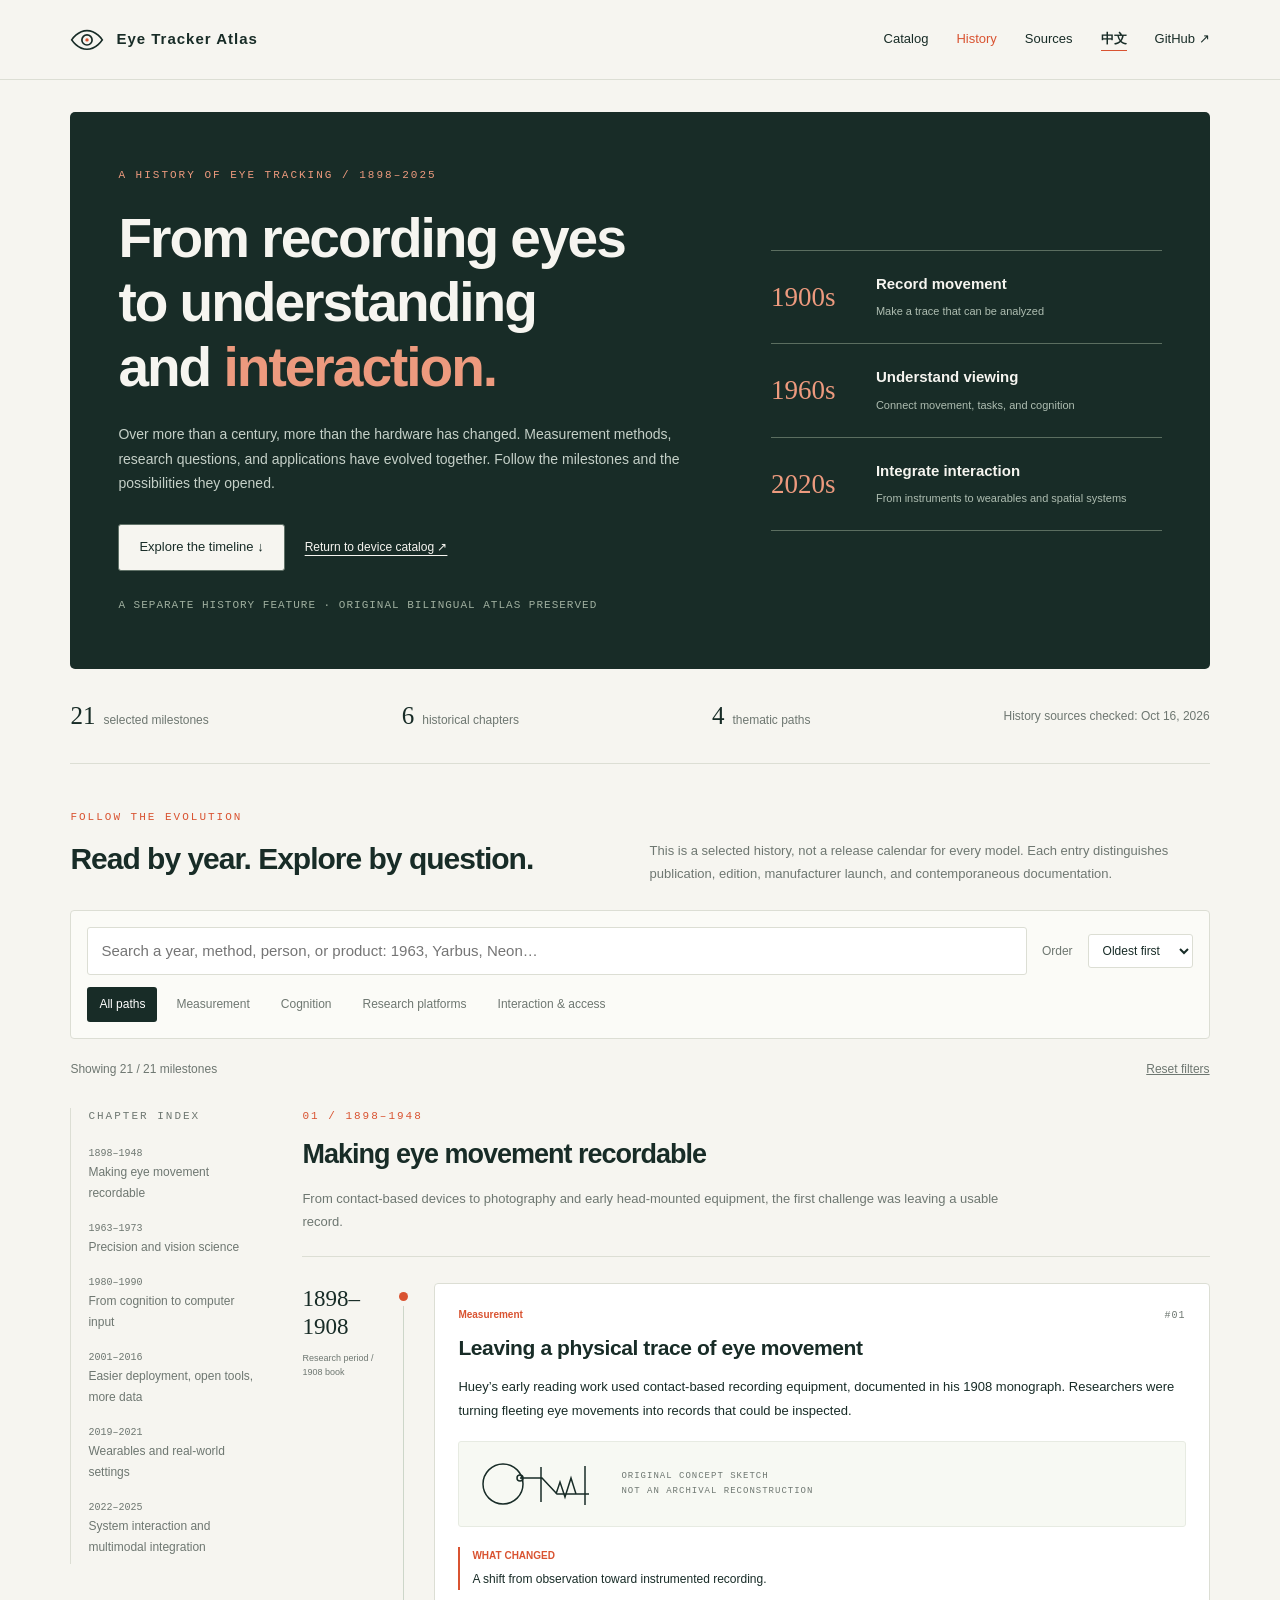
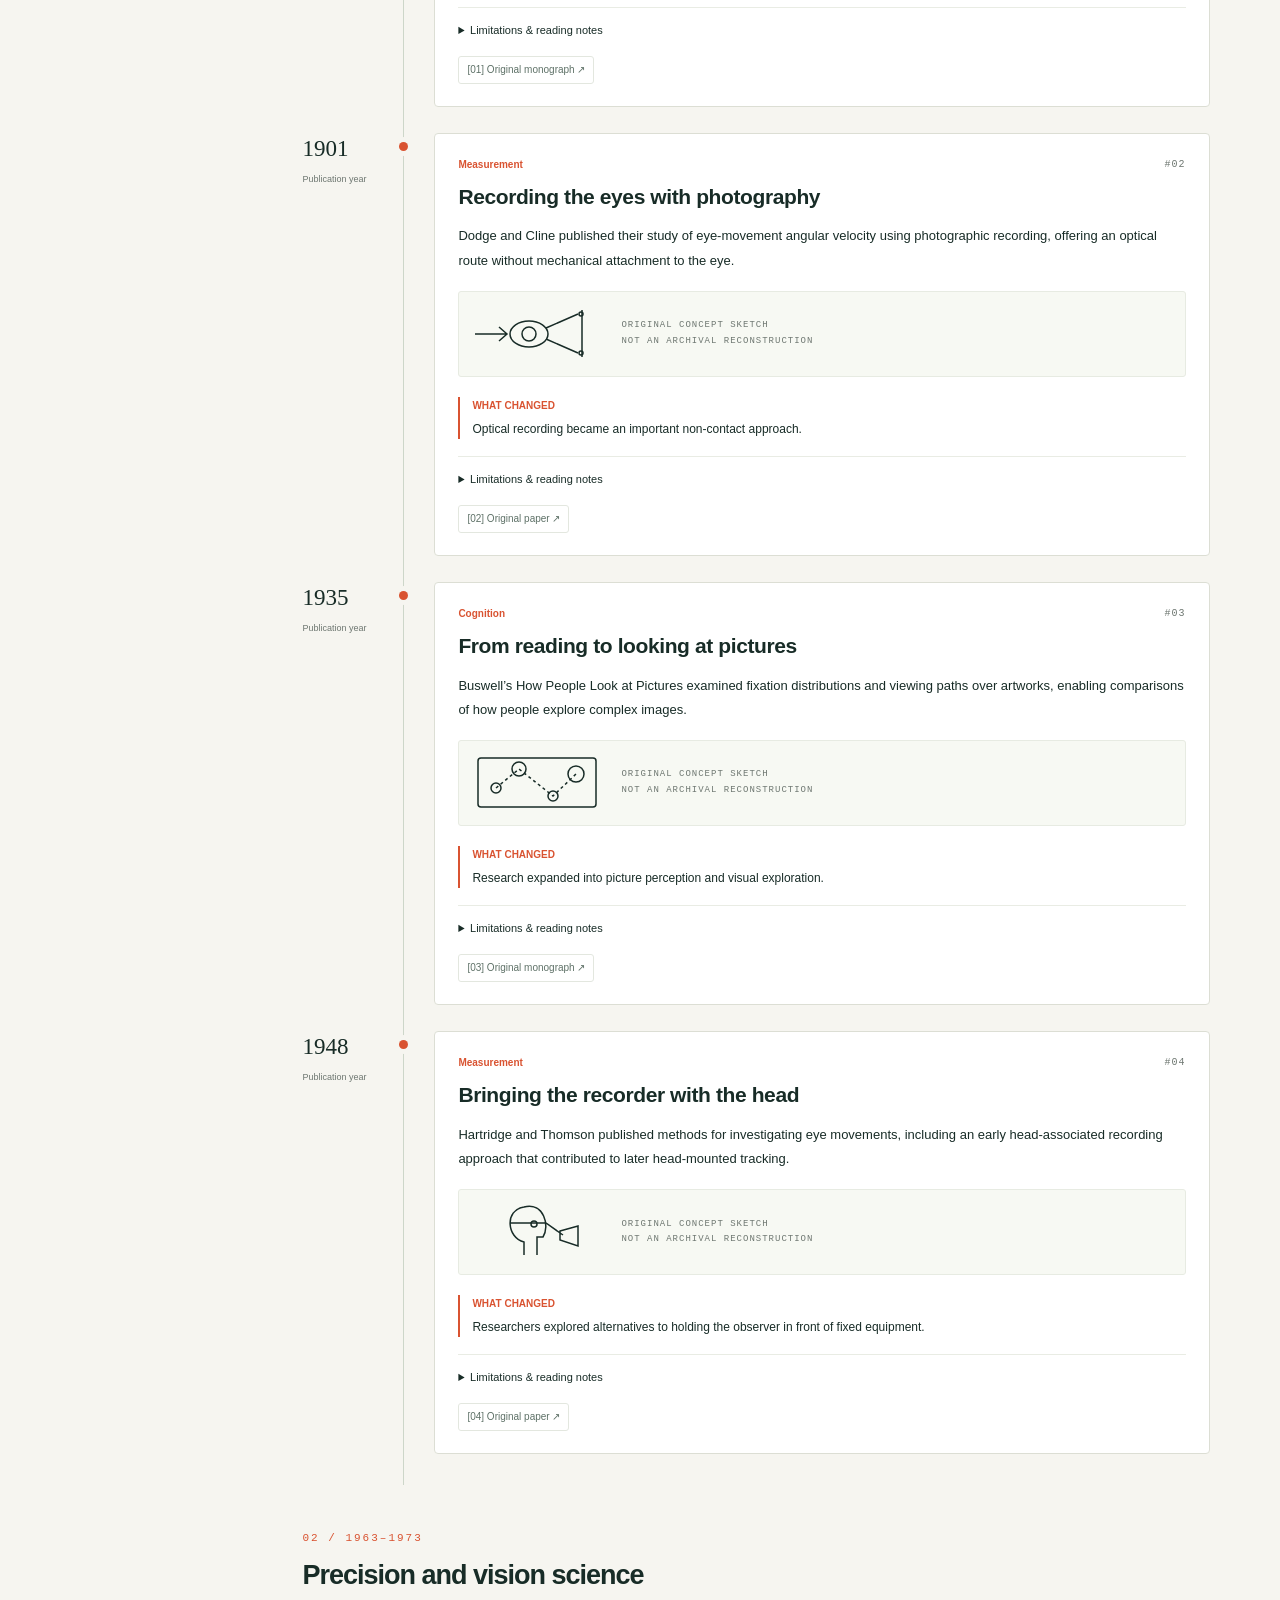
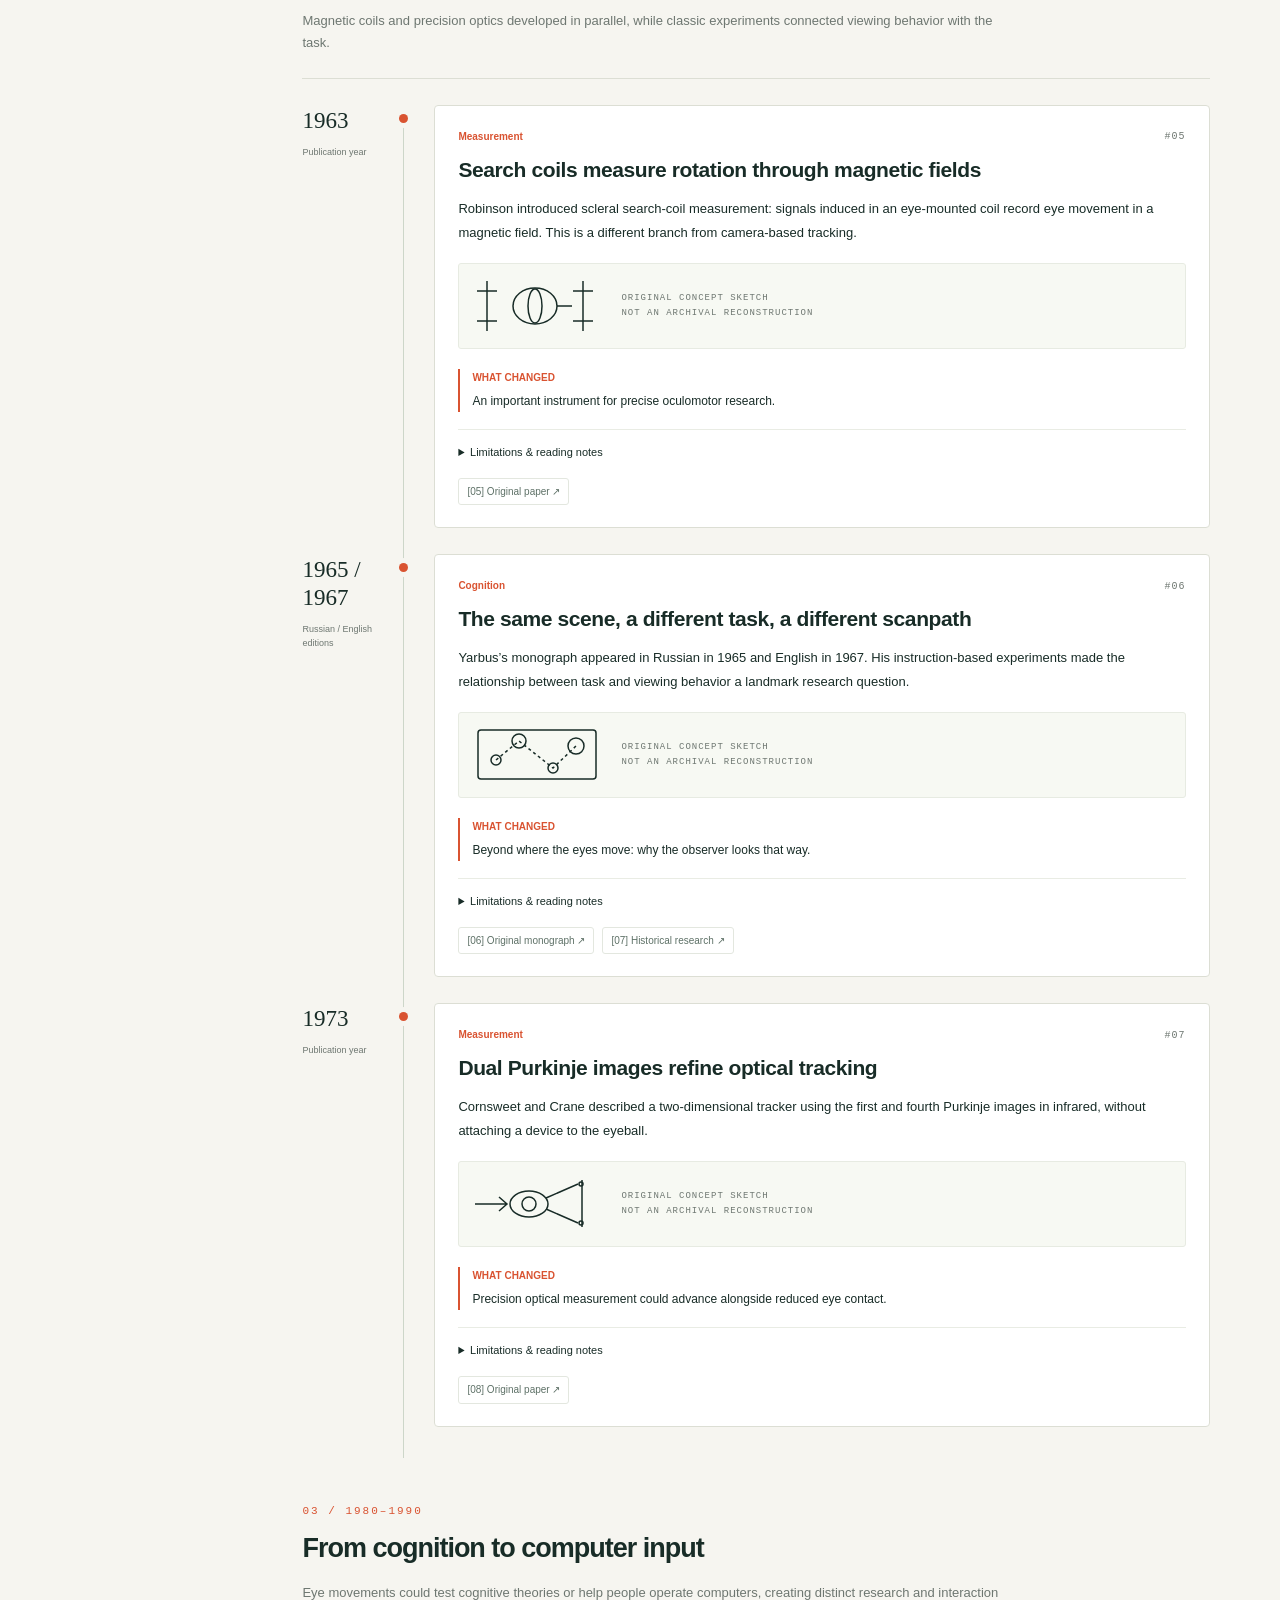
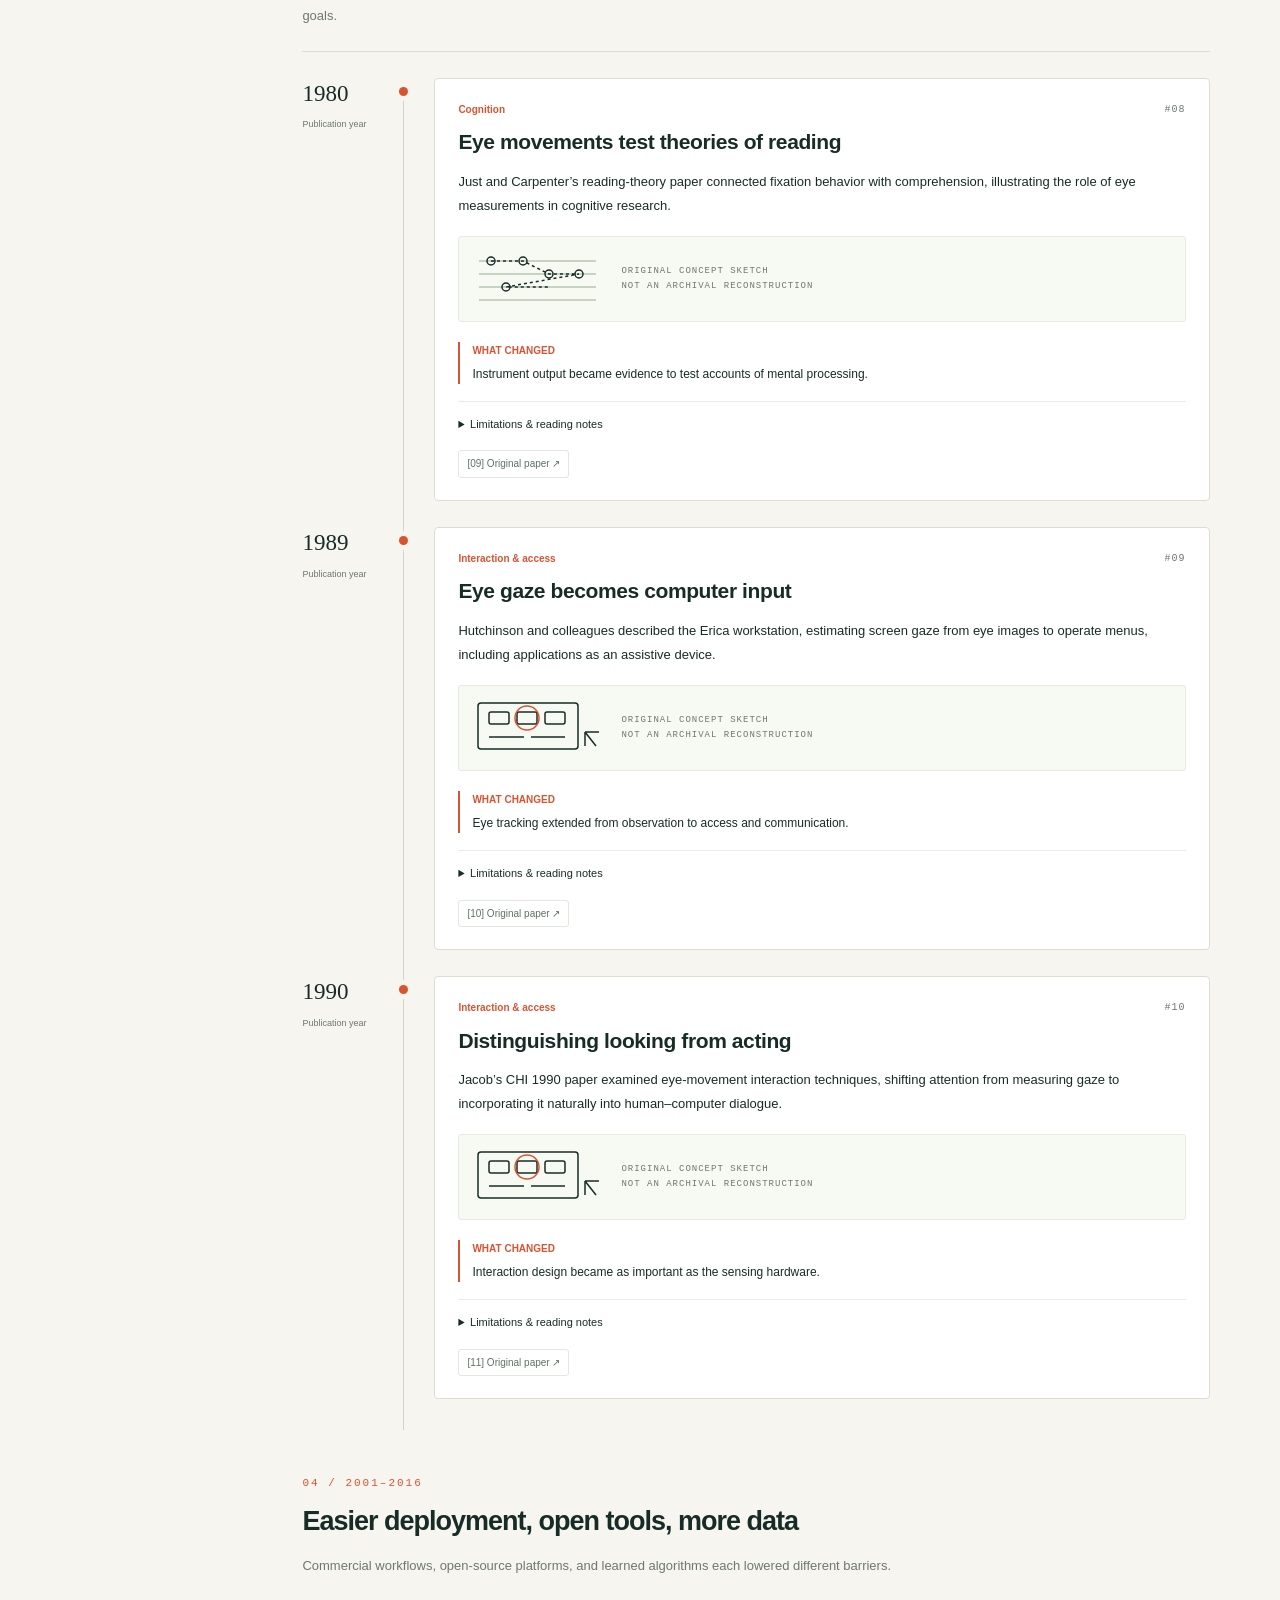
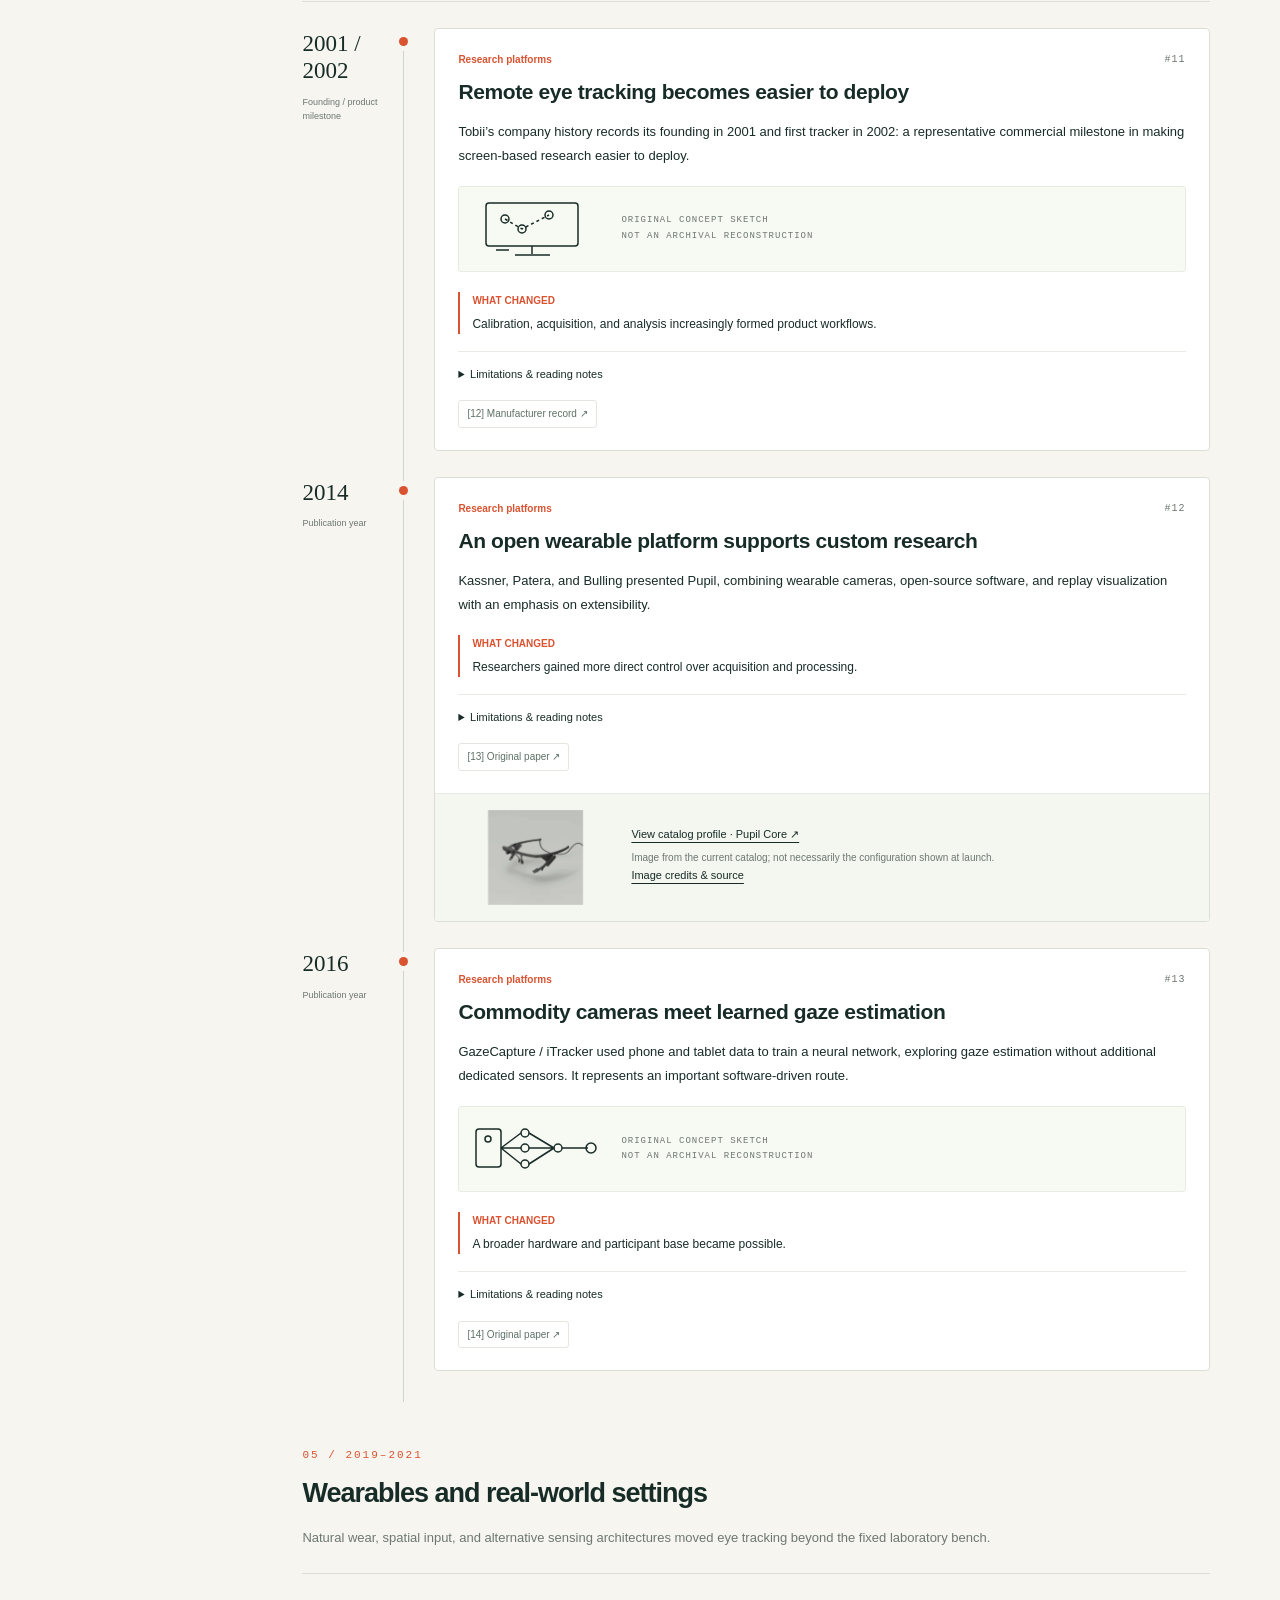
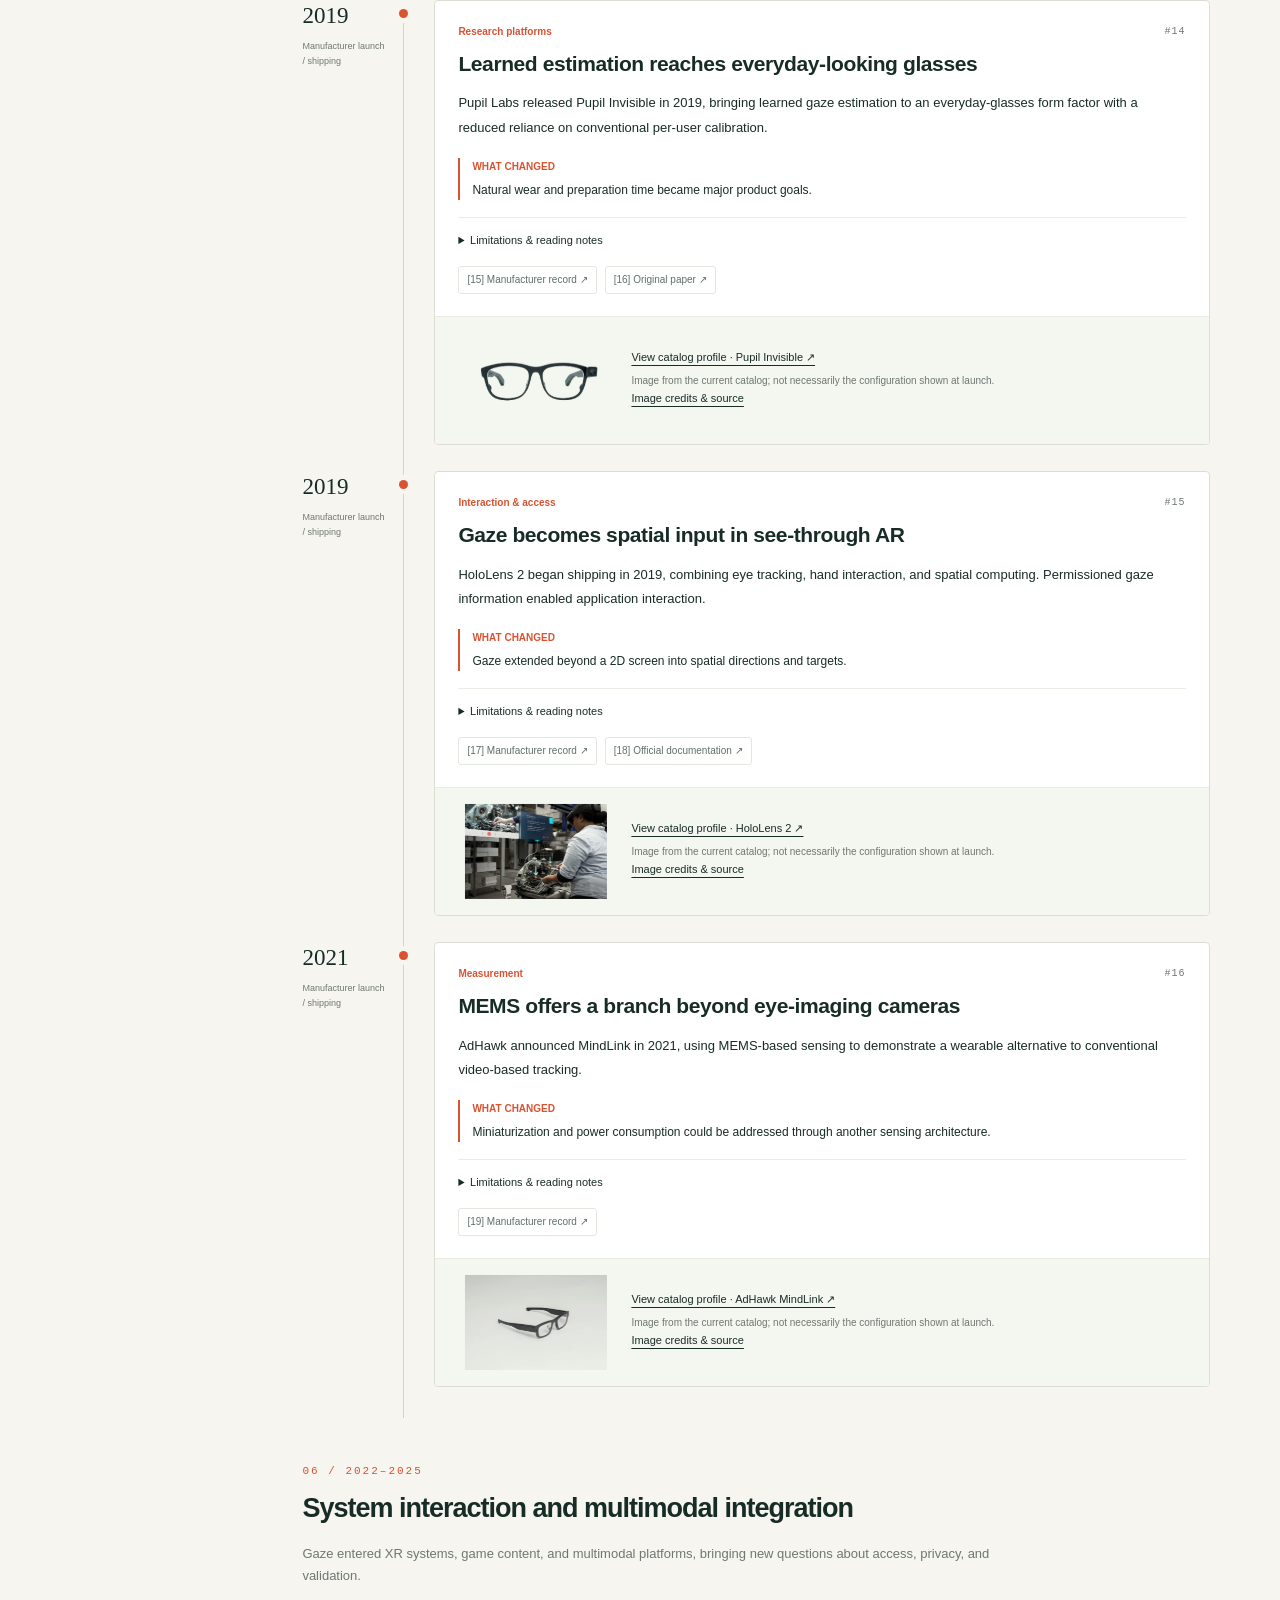
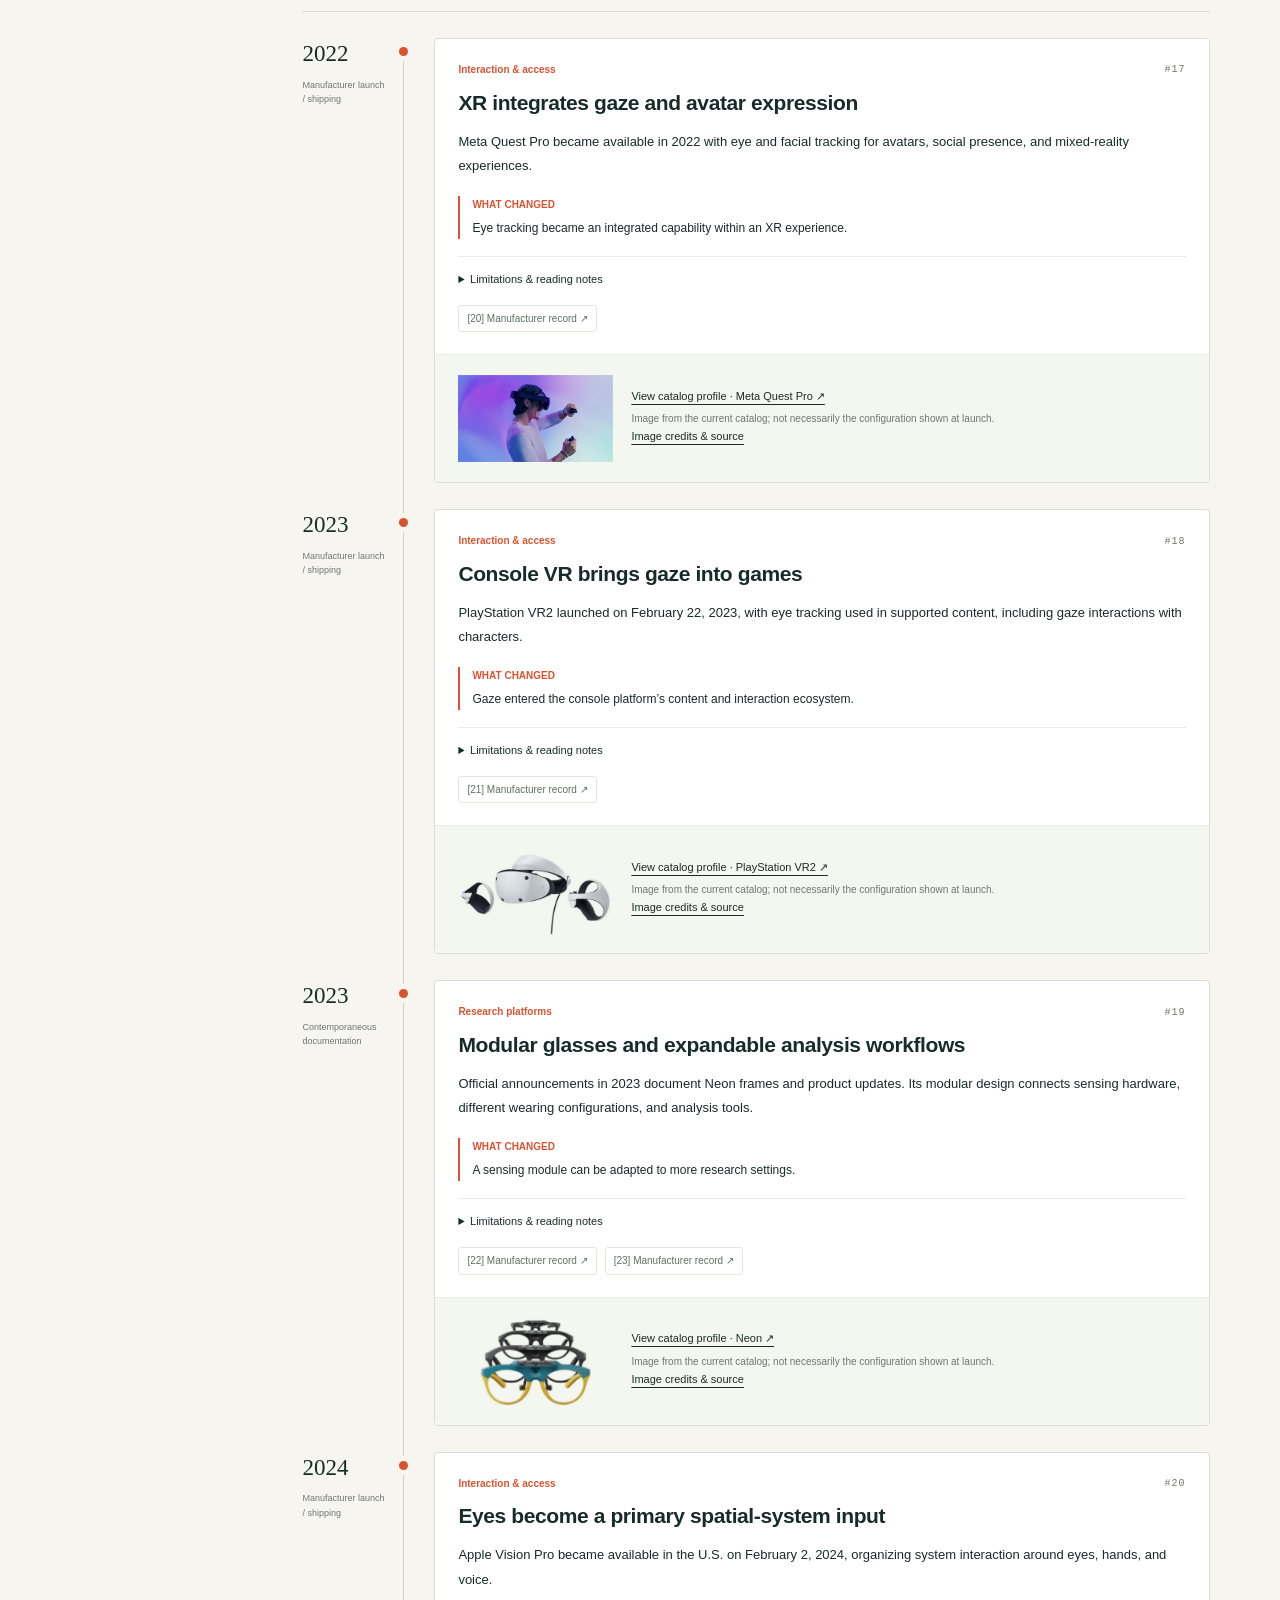
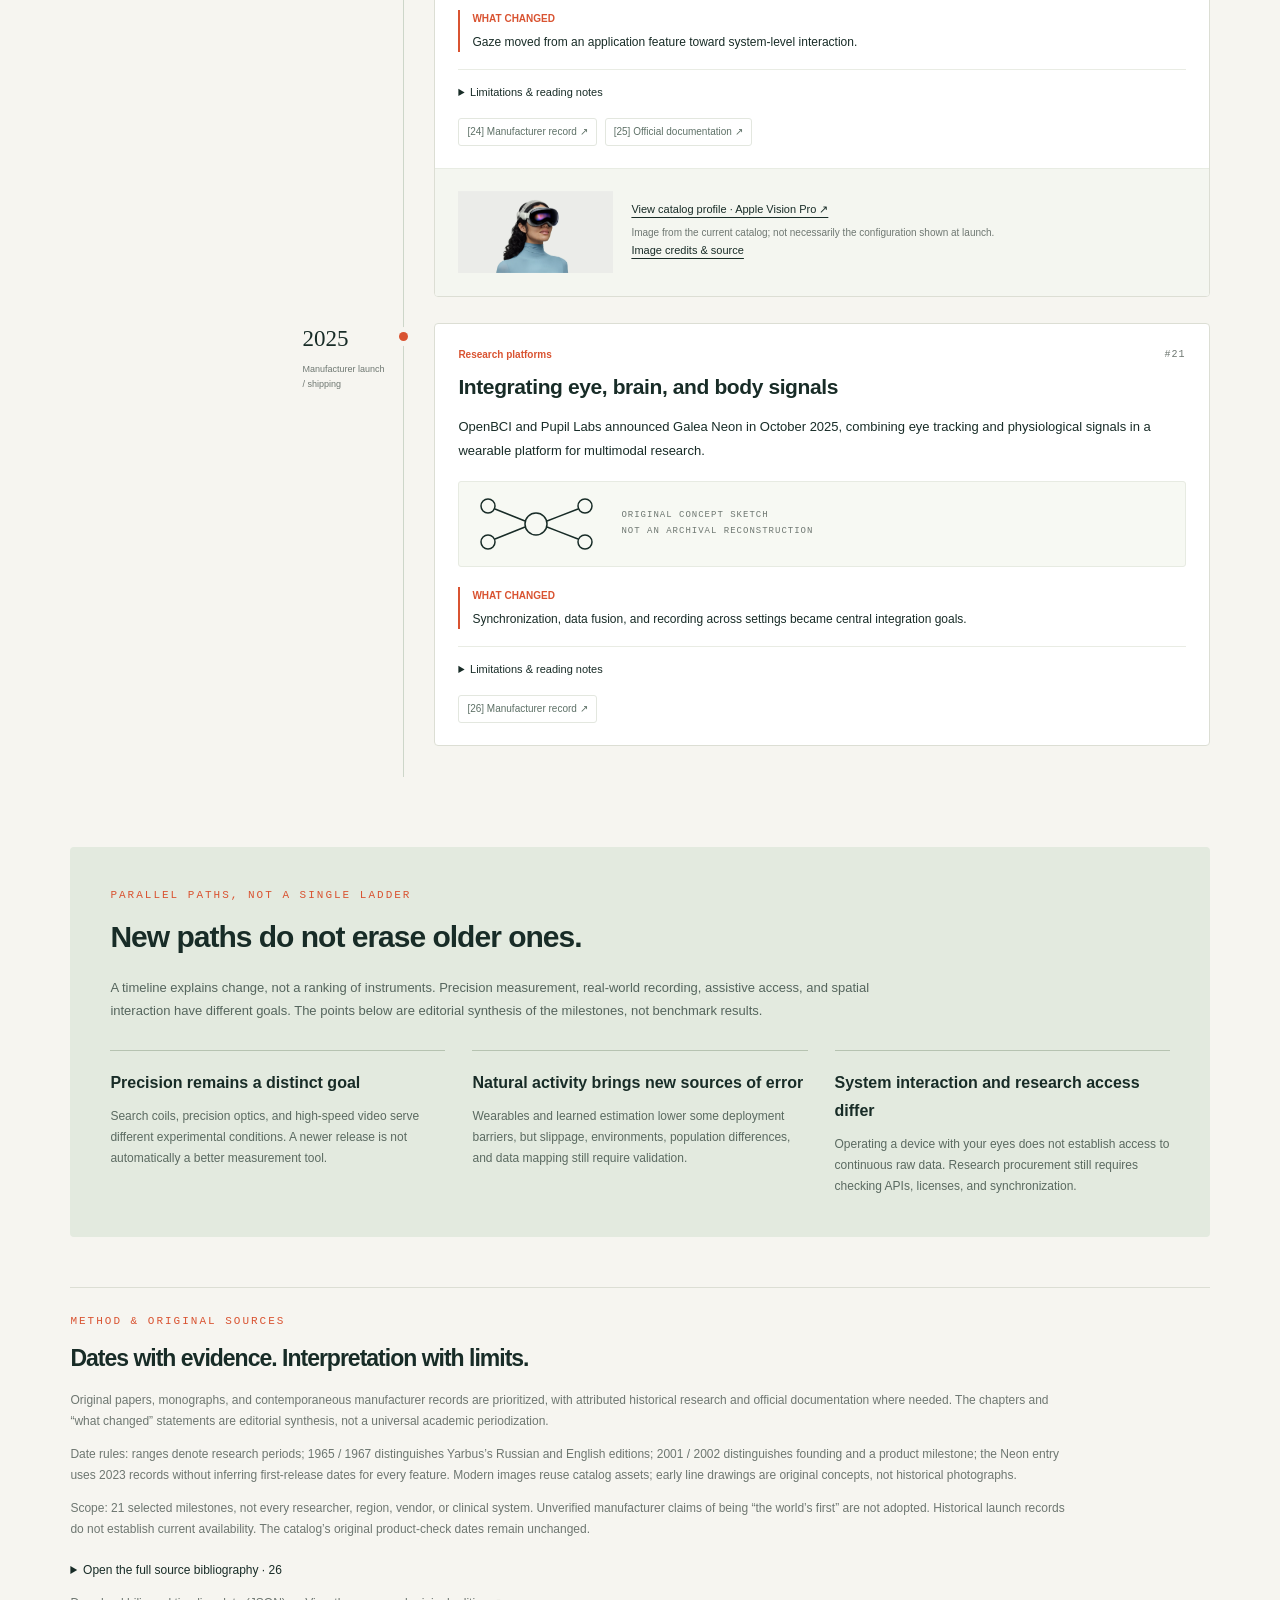
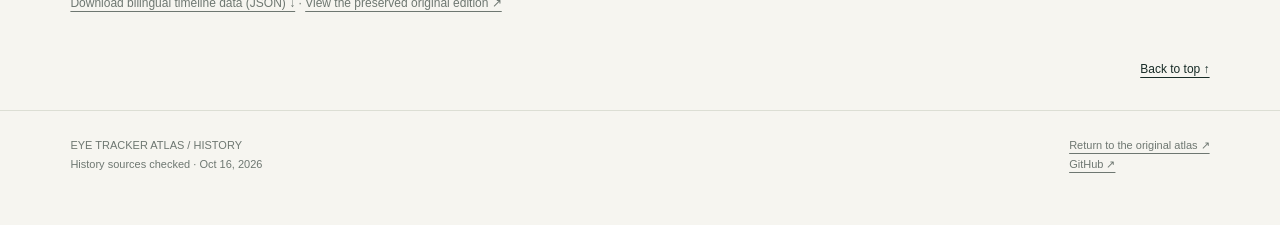
<file: history.en.html>
<!doctype html><html lang="en"><head><meta charset="UTF-8"><meta name="viewport" content="width=device-width,initial-scale=1"><meta name="theme-color" content="#f6f5f0"><title>A History of Eye Tracking · Eye Tracker Atlas</title><meta name="description" content="Explore 21 sourced milestones from mechanical recording and precision optics to wearables, spatial interaction, and multimodal sensing."><link rel="icon" href="favicon.svg" type="image/svg+xml"><link rel="stylesheet" href="style.css?v=atlas1015-en2"><link rel="stylesheet" href="history.css?v=history20261016-1"><link rel="alternate" hreflang="zh-CN" href="https://sharkburger.github.io/eyetracker/history.html"><link rel="alternate" hreflang="en" href="https://sharkburger.github.io/eyetracker/history.en.html"><link rel="canonical" href="https://sharkburger.github.io/eyetracker/history.en.html"><script src="timeline.js?v=history20261016-1" defer></script><script src="language.js?v=eyetracker-20261015-bilingual2" defer></script></head><body class="history-page"><header><a class="brand" href="en.html"><svg viewBox="0 0 40 28" fill="none" aria-hidden="true"><path d="M2 14S9 3 20 3s18 11 18 11-7 11-18 11S2 14 2 14Z" stroke="currentColor" stroke-width="2"/><circle cx="20" cy="14" r="6" stroke="currentColor" stroke-width="2"/><circle cx="20" cy="14" r="2" fill="#d95331"/></svg><span>Eye Tracker Atlas</span></a><nav aria-label="Main navigation"><a href="en.html#catalog">Catalog</a><a href="#timeline" aria-current="page">History</a><a href="#sources">Sources</a><a id="language-switch" href="history.html" lang="zh-CN" hreflang="zh-CN" aria-label="Switch to Chinese">中文</a><a class="github" href="https://github.com/sharkburger/eyetracker" target="_blank" rel="noopener noreferrer">GitHub ↗</a></nav></header><main>
<section class="history-hero"><div><div class="eyebrow">A HISTORY OF EYE TRACKING / 1898–2025</div><h1>From recording eyes<br>to understanding<br>and <em>interaction.</em></h1><p>Over more than a century, more than the hardware has changed. Measurement methods, research questions, and applications have evolved together. Follow the milestones and the possibilities they opened.</p><div class="actions"><a class="solid" href="#timeline">Explore the timeline ↓</a><a href="en.html#catalog" style="font-size:12px">Return to device catalog ↗</a></div><div class="hero-meta">A SEPARATE HISTORY FEATURE · ORIGINAL BILINGUAL ATLAS PRESERVED</div></div><div class="hero-evolution" aria-label="Three expanding goals"><div class="evolution-step"><div class="evolution-year">1900s</div><div><b>Record movement</b><span>Make a trace that can be analyzed</span></div></div><div class="evolution-step"><div class="evolution-year">1960s</div><div><b>Understand viewing</b><span>Connect movement, tasks, and cognition</span></div></div><div class="evolution-step"><div class="evolution-year">2020s</div><div><b>Integrate interaction</b><span>From instruments to wearables and spatial systems</span></div></div></div></section>
<div class="history-statline"><span><strong>21</strong>selected milestones</span><span><strong>6</strong>historical chapters</span><span><strong>4</strong>thematic paths</span><span class="history-note">History sources checked: Oct 16, 2026</span></div>
<section id="timeline"><div class="timeline-intro"><div><div class="eyebrow">FOLLOW THE EVOLUTION</div><h2>Read by year. Explore by question.</h2></div><p>This is a selected history, not a release calendar for every model. Each entry distinguishes publication, edition, manufacturer launch, and contemporaneous documentation.</p></div><div class="history-controls"><div class="input-row"><input id="history-search" type="search" aria-label="Search historical milestones" placeholder="Search a year, method, person, or product: 1963, Yarbus, Neon…"><label for="history-order">Order</label><select id="history-order"><option value="asc">Oldest first</option><option value="desc">Newest first</option></select></div><div class="theme-filters" role="group" aria-label="History themes"><button type="button" data-theme="all" aria-pressed="true">All paths</button><button type="button" data-theme="measurement" aria-pressed="false">Measurement</button><button type="button" data-theme="cognition" aria-pressed="false">Cognition</button><button type="button" data-theme="platform" aria-pressed="false">Research platforms</button><button type="button" data-theme="interaction" aria-pressed="false">Interaction & access</button></div></div><noscript><p class="noscript">The full timeline and source links remain readable without JavaScript. Search, filters, and sorting require JavaScript.</p></noscript><div class="history-results"><span id="history-count" aria-live="polite">21 milestones</span><button id="history-reset">Reset filters</button></div><div class="history-layout"><aside class="era-sidebar" aria-label="Era navigation"><div class="mono">CHAPTER INDEX</div><a href="#era-origins"><span>1898–1948</span>Making eye movement recordable</a><a href="#era-precision"><span>1963–1973</span>Precision and vision science</a><a href="#era-intent"><span>1980–1990</span>From cognition to computer input</a><a href="#era-access"><span>2001–2016</span>Easier deployment, open tools, more data</a><a href="#era-natural"><span>2019–2021</span>Wearables and real-world settings</a><a href="#era-embedded"><span>2022–2025</span>System interaction and multimodal integration</a></aside><div><div id="era-content"><section class="era-section" id="era-origins" data-era="0"><div class="era-heading"><div class="mono">01 / 1898–1948</div><h2>Making eye movement recordable</h2><p>From contact-based devices to photography and early head-mounted equipment, the first challenge was leaving a usable record.</p></div><article class="milestone" id="event-contact" data-theme="measurement" data-year="1898" data-position="0"><div class="date-column"><time>1898–1908</time><span class="basis">Research period / 1908 book</span></div><div class="milestone-card"><div class="milestone-main"><div class="milestone-meta"><span class="theme">Measurement</span><a class="permalink" href="#event-contact" aria-label="Link to Leaving a physical trace of eye movement">#01</a></div><h3>Leaving a physical trace of eye movement</h3><p class="summary">Huey’s early reading work used contact-based recording equipment, documented in his 1908 monograph. Researchers were turning fleeting eye movements into records that could be inspected.</p><figure class="concept-picture"><svg viewBox="0 0 135 60" aria-hidden="true"><circle cx="32" cy="30" r="20"/><path d="M49 24h22l15 16h32M70 13v35M114 12v39M85 40l4-12 5 15 6-19 5 16"/><circle cx="49" cy="24" r="3"/></svg><figcaption>ORIGINAL CONCEPT SKETCH<br>NOT AN ARCHIVAL RECONSTRUCTION</figcaption></figure><div class="change-box"><b>WHAT CHANGED</b>A shift from observation toward instrumented recording.</div><details><summary>Limitations & reading notes</summary><p>Contact with the eye affected comfort and constrained natural viewing.</p></details><div class="evidence"><a href="https://archive.org/details/psychologypedago00hueyiala" target="_blank" rel="noopener noreferrer">[01] Original monograph ↗</a></div></div></div></article><article class="milestone" id="event-photography" data-theme="measurement" data-year="1901" data-position="1"><div class="date-column"><time>1901</time><span class="basis">Publication year</span></div><div class="milestone-card"><div class="milestone-main"><div class="milestone-meta"><span class="theme">Measurement</span><a class="permalink" href="#event-photography" aria-label="Link to Recording the eyes with photography">#02</a></div><h3>Recording the eyes with photography</h3><p class="summary">Dodge and Cline published their study of eye-movement angular velocity using photographic recording, offering an optical route without mechanical attachment to the eye.</p><figure class="concept-picture"><svg viewBox="0 0 135 60" aria-hidden="true"><path d="M4 30h32m-8-7 8 7-8 7"/><ellipse cx="58" cy="30" rx="19" ry="13"/><circle cx="58" cy="30" r="7"/><path d="m75 24 32-14m-32 25 32 14M111 6v47"/><circle cx="110" cy="10" r="2"/><circle cx="110" cy="49" r="2"/></svg><figcaption>ORIGINAL CONCEPT SKETCH<br>NOT AN ARCHIVAL RECONSTRUCTION</figcaption></figure><div class="change-box"><b>WHAT CHANGED</b>Optical recording became an important non-contact approach.</div><details><summary>Limitations & reading notes</summary><p>Early apparatus still depended on controlled positioning and limited recording and analysis capabilities.</p></details><div class="evidence"><a href="https://doi.org/10.1037/h0076100" target="_blank" rel="noopener noreferrer">[02] Original paper ↗</a></div></div></div></article><article class="milestone" id="event-pictures" data-theme="cognition" data-year="1935" data-position="2"><div class="date-column"><time>1935</time><span class="basis">Publication year</span></div><div class="milestone-card"><div class="milestone-main"><div class="milestone-meta"><span class="theme">Cognition</span><a class="permalink" href="#event-pictures" aria-label="Link to From reading to looking at pictures">#03</a></div><h3>From reading to looking at pictures</h3><p class="summary">Buswell’s How People Look at Pictures examined fixation distributions and viewing paths over artworks, enabling comparisons of how people explore complex images.</p><figure class="concept-picture"><svg viewBox="0 0 135 60" aria-hidden="true"><rect x="7" y="5" width="118" height="49" rx="3"/><path d="m25 35 23-19 34 27 23-22" stroke-dasharray="3 3"/><circle cx="25" cy="35" r="5"/><circle cx="48" cy="16" r="7"/><circle cx="82" cy="43" r="5"/><circle cx="105" cy="21" r="8"/></svg><figcaption>ORIGINAL CONCEPT SKETCH<br>NOT AN ARCHIVAL RECONSTRUCTION</figcaption></figure><div class="change-box"><b>WHAT CHANGED</b>Research expanded into picture perception and visual exploration.</div><details><summary>Limitations & reading notes</summary><p>A recorded scanpath does not directly reveal attention, comprehension, or intent.</p></details><div class="evidence"><a href="https://books.google.com/books?id=YzYaAAAAMAAJ" target="_blank" rel="noopener noreferrer">[03] Original monograph ↗</a></div></div></div></article><article class="milestone" id="event-head-mounted" data-theme="measurement" data-year="1948" data-position="3"><div class="date-column"><time>1948</time><span class="basis">Publication year</span></div><div class="milestone-card"><div class="milestone-main"><div class="milestone-meta"><span class="theme">Measurement</span><a class="permalink" href="#event-head-mounted" aria-label="Link to Bringing the recorder with the head">#04</a></div><h3>Bringing the recorder with the head</h3><p class="summary">Hartridge and Thomson published methods for investigating eye movements, including an early head-associated recording approach that contributed to later head-mounted tracking.</p><figure class="concept-picture"><svg viewBox="0 0 135 60" aria-hidden="true"><path d="M53 53V40c-17-4-20-32 0-35 20-5 26 19 19 30h-6v18M39 21h36l17 12M89 29l18-5v20L89 38Z"/><circle cx="63" cy="22" r="3"/></svg><figcaption>ORIGINAL CONCEPT SKETCH<br>NOT AN ARCHIVAL RECONSTRUCTION</figcaption></figure><div class="change-box"><b>WHAT CHANGED</b>Researchers explored alternatives to holding the observer in front of fixed equipment.</div><details><summary>Limitations & reading notes</summary><p>Early head-mounted arrangements still imposed mounting, size, and movement constraints.</p></details><div class="evidence"><a href="https://doi.org/10.1136/bjo.32.9.581" target="_blank" rel="noopener noreferrer">[04] Original paper ↗</a></div></div></div></article></section><section class="era-section" id="era-precision" data-era="1"><div class="era-heading"><div class="mono">02 / 1963–1973</div><h2>Precision and vision science</h2><p>Magnetic coils and precision optics developed in parallel, while classic experiments connected viewing behavior with the task.</p></div><article class="milestone" id="event-search-coil" data-theme="measurement" data-year="1963" data-position="4"><div class="date-column"><time>1963</time><span class="basis">Publication year</span></div><div class="milestone-card"><div class="milestone-main"><div class="milestone-meta"><span class="theme">Measurement</span><a class="permalink" href="#event-search-coil" aria-label="Link to Search coils measure rotation through magnetic fields">#05</a></div><h3>Search coils measure rotation through magnetic fields</h3><p class="summary">Robinson introduced scleral search-coil measurement: signals induced in an eye-mounted coil record eye movement in a magnetic field. This is a different branch from camera-based tracking.</p><figure class="concept-picture"><svg viewBox="0 0 135 60" aria-hidden="true"><ellipse cx="64" cy="30" rx="22" ry="18"/><ellipse cx="64" cy="30" rx="7" ry="17"/><path d="M16 5v50m96-50v50M6 15h20M6 45h20M102 15h20m-20 30h20M86 30h15"/></svg><figcaption>ORIGINAL CONCEPT SKETCH<br>NOT AN ARCHIVAL RECONSTRUCTION</figcaption></figure><div class="change-box"><b>WHAT CHANGED</b>An important instrument for precise oculomotor research.</div><details><summary>Limitations & reading notes</summary><p>It requires specialized fields and an eye-contact device, rather than a conventional non-contact desktop setup.</p></details><div class="evidence"><a href="https://doi.org/10.1109/TBMEL.1963.4322822" target="_blank" rel="noopener noreferrer">[05] Original paper ↗</a></div></div></div></article><article class="milestone" id="event-yarbus" data-theme="cognition" data-year="1965" data-position="5"><div class="date-column"><time>1965 / 1967</time><span class="basis">Russian / English editions</span></div><div class="milestone-card"><div class="milestone-main"><div class="milestone-meta"><span class="theme">Cognition</span><a class="permalink" href="#event-yarbus" aria-label="Link to The same scene, a different task, a different scanpath">#06</a></div><h3>The same scene, a different task, a different scanpath</h3><p class="summary">Yarbus’s monograph appeared in Russian in 1965 and English in 1967. His instruction-based experiments made the relationship between task and viewing behavior a landmark research question.</p><figure class="concept-picture"><svg viewBox="0 0 135 60" aria-hidden="true"><rect x="7" y="5" width="118" height="49" rx="3"/><path d="m25 35 23-19 34 27 23-22" stroke-dasharray="3 3"/><circle cx="25" cy="35" r="5"/><circle cx="48" cy="16" r="7"/><circle cx="82" cy="43" r="5"/><circle cx="105" cy="21" r="8"/></svg><figcaption>ORIGINAL CONCEPT SKETCH<br>NOT AN ARCHIVAL RECONSTRUCTION</figcaption></figure><div class="change-box"><b>WHAT CHANGED</b>Beyond where the eyes move: why the observer looks that way.</div><details><summary>Limitations & reading notes</summary><p>The classic examples do not establish reliable mind-reading from an individual scanpath.</p></details><div class="evidence"><a href="https://doi.org/10.1007/978-1-4899-5379-7" target="_blank" rel="noopener noreferrer">[06] Original monograph ↗</a><a href="https://doi.org/10.1068/i0382" target="_blank" rel="noopener noreferrer">[07] Historical research ↗</a></div></div></div></article><article class="milestone" id="event-purkinje" data-theme="measurement" data-year="1973" data-position="6"><div class="date-column"><time>1973</time><span class="basis">Publication year</span></div><div class="milestone-card"><div class="milestone-main"><div class="milestone-meta"><span class="theme">Measurement</span><a class="permalink" href="#event-purkinje" aria-label="Link to Dual Purkinje images refine optical tracking">#07</a></div><h3>Dual Purkinje images refine optical tracking</h3><p class="summary">Cornsweet and Crane described a two-dimensional tracker using the first and fourth Purkinje images in infrared, without attaching a device to the eyeball.</p><figure class="concept-picture"><svg viewBox="0 0 135 60" aria-hidden="true"><path d="M4 30h32m-8-7 8 7-8 7"/><ellipse cx="58" cy="30" rx="19" ry="13"/><circle cx="58" cy="30" r="7"/><path d="m75 24 32-14m-32 25 32 14M111 6v47"/><circle cx="110" cy="10" r="2"/><circle cx="110" cy="49" r="2"/></svg><figcaption>ORIGINAL CONCEPT SKETCH<br>NOT AN ARCHIVAL RECONSTRUCTION</figcaption></figure><div class="change-box"><b>WHAT CHANGED</b>Precision optical measurement could advance alongside reduced eye contact.</div><details><summary>Limitations & reading notes</summary><p>Optical complexity and working range constrain the setup; not every infrared tracker is a dual-Purkinje system.</p></details><div class="evidence"><a href="https://doi.org/10.1364/JOSA.63.000921" target="_blank" rel="noopener noreferrer">[08] Original paper ↗</a></div></div></div></article></section><section class="era-section" id="era-intent" data-era="2"><div class="era-heading"><div class="mono">03 / 1980–1990</div><h2>From cognition to computer input</h2><p>Eye movements could test cognitive theories or help people operate computers, creating distinct research and interaction goals.</p></div><article class="milestone" id="event-reading-theory" data-theme="cognition" data-year="1980" data-position="7"><div class="date-column"><time>1980</time><span class="basis">Publication year</span></div><div class="milestone-card"><div class="milestone-main"><div class="milestone-meta"><span class="theme">Cognition</span><a class="permalink" href="#event-reading-theory" aria-label="Link to Eye movements test theories of reading">#08</a></div><h3>Eye movements test theories of reading</h3><p class="summary">Just and Carpenter’s reading-theory paper connected fixation behavior with comprehension, illustrating the role of eye measurements in cognitive research.</p><figure class="concept-picture"><svg viewBox="0 0 135 60" aria-hidden="true"><path d="M8 12h117M8 25h117M8 38h117M8 51h117" stroke="#b8c6b1"/><path d="m20 12 32 0 26 13 30 0-73 13 44 0" stroke-dasharray="3 3"/><circle cx="20" cy="12" r="4"/><circle cx="52" cy="12" r="4"/><circle cx="78" cy="25" r="4"/><circle cx="108" cy="25" r="4"/><circle cx="35" cy="38" r="4"/></svg><figcaption>ORIGINAL CONCEPT SKETCH<br>NOT AN ARCHIVAL RECONSTRUCTION</figcaption></figure><div class="change-box"><b>WHAT CHANGED</b>Instrument output became evidence to test accounts of mental processing.</div><details><summary>Limitations & reading notes</summary><p>Fixation duration requires task and theoretical context; it is not a unique label for a mental process.</p></details><div class="evidence"><a href="https://pubmed.ncbi.nlm.nih.gov/7413885/" target="_blank" rel="noopener noreferrer">[09] Original paper ↗</a></div></div></div></article><article class="milestone" id="event-erica" data-theme="interaction" data-year="1989" data-position="8"><div class="date-column"><time>1989</time><span class="basis">Publication year</span></div><div class="milestone-card"><div class="milestone-main"><div class="milestone-meta"><span class="theme">Interaction & access</span><a class="permalink" href="#event-erica" aria-label="Link to Eye gaze becomes computer input">#09</a></div><h3>Eye gaze becomes computer input</h3><p class="summary">Hutchinson and colleagues described the Erica workstation, estimating screen gaze from eye images to operate menus, including applications as an assistive device.</p><figure class="concept-picture"><svg viewBox="0 0 135 60" aria-hidden="true"><rect x="7" y="5" width="100" height="46" rx="3"/><rect x="18" y="14" width="20" height="12" rx="2"/><rect x="46" y="14" width="20" height="12" rx="2"/><rect x="74" y="14" width="20" height="12" rx="2"/><path d="M18 39h35m7 0h34m20-5 11 14m-11-14v14m0-14h14"/><circle cx="56" cy="20" r="12" stroke="#d95331"/></svg><figcaption>ORIGINAL CONCEPT SKETCH<br>NOT AN ARCHIVAL RECONSTRUCTION</figcaption></figure><div class="change-box"><b>WHAT CHANGED</b>Eye tracking extended from observation to access and communication.</div><details><summary>Limitations & reading notes</summary><p>Usability depends on selection, accidental activation, calibration, and sustained use—not sampling rate alone.</p></details><div class="evidence"><a href="https://doi.org/10.1109/21.44068" target="_blank" rel="noopener noreferrer">[10] Original paper ↗</a></div></div></div></article><article class="milestone" id="event-gaze-hci" data-theme="interaction" data-year="1990" data-position="9"><div class="date-column"><time>1990</time><span class="basis">Publication year</span></div><div class="milestone-card"><div class="milestone-main"><div class="milestone-meta"><span class="theme">Interaction & access</span><a class="permalink" href="#event-gaze-hci" aria-label="Link to Distinguishing looking from acting">#10</a></div><h3>Distinguishing looking from acting</h3><p class="summary">Jacob’s CHI 1990 paper examined eye-movement interaction techniques, shifting attention from measuring gaze to incorporating it naturally into human–computer dialogue.</p><figure class="concept-picture"><svg viewBox="0 0 135 60" aria-hidden="true"><rect x="7" y="5" width="100" height="46" rx="3"/><rect x="18" y="14" width="20" height="12" rx="2"/><rect x="46" y="14" width="20" height="12" rx="2"/><rect x="74" y="14" width="20" height="12" rx="2"/><path d="M18 39h35m7 0h34m20-5 11 14m-11-14v14m0-14h14"/><circle cx="56" cy="20" r="12" stroke="#d95331"/></svg><figcaption>ORIGINAL CONCEPT SKETCH<br>NOT AN ARCHIVAL RECONSTRUCTION</figcaption></figure><div class="change-box"><b>WHAT CHANGED</b>Interaction design became as important as the sensing hardware.</div><details><summary>Limitations & reading notes</summary><p>Looking at an object does not automatically mean activating it; confirmation and feedback still need design.</p></details><div class="evidence"><a href="https://doi.org/10.1145/97243.97246" target="_blank" rel="noopener noreferrer">[11] Original paper ↗</a></div></div></div></article></section><section class="era-section" id="era-access" data-era="3"><div class="era-heading"><div class="mono">04 / 2001–2016</div><h2>Easier deployment, open tools, more data</h2><p>Commercial workflows, open-source platforms, and learned algorithms each lowered different barriers.</p></div><article class="milestone" id="event-remote-products" data-theme="platform" data-year="2001" data-position="10"><div class="date-column"><time>2001 / 2002</time><span class="basis">Founding / product milestone</span></div><div class="milestone-card"><div class="milestone-main"><div class="milestone-meta"><span class="theme">Research platforms</span><a class="permalink" href="#event-remote-products" aria-label="Link to Remote eye tracking becomes easier to deploy">#11</a></div><h3>Remote eye tracking becomes easier to deploy</h3><p class="summary">Tobii’s company history records its founding in 2001 and first tracker in 2002: a representative commercial milestone in making screen-based research easier to deploy.</p><figure class="concept-picture"><svg viewBox="0 0 135 60" aria-hidden="true"><rect x="15" y="4" width="92" height="43" rx="3"/><path d="M61 47v8M44 56h35M25 51h13"/><path d="m34 20 17 10 27-14" stroke-dasharray="3 3"/><circle cx="34" cy="20" r="4"/><circle cx="51" cy="30" r="4"/><circle cx="78" cy="16" r="4"/></svg><figcaption>ORIGINAL CONCEPT SKETCH<br>NOT AN ARCHIVAL RECONSTRUCTION</figcaption></figure><div class="change-box"><b>WHAT CHANGED</b>Calibration, acquisition, and analysis increasingly formed product workflows.</div><details><summary>Limitations & reading notes</summary><p>This is a company milestone, not the beginning of all commercial eye tracking.</p></details><div class="evidence"><a href="https://corporate.tobii.com/about-us/history-of-tobii" target="_blank" rel="noopener noreferrer">[12] Manufacturer record ↗</a></div></div></div></article><article class="milestone" id="event-open-pupil" data-theme="platform" data-year="2014" data-position="11"><div class="date-column"><time>2014</time><span class="basis">Publication year</span></div><div class="milestone-card"><div class="milestone-main"><div class="milestone-meta"><span class="theme">Research platforms</span><a class="permalink" href="#event-open-pupil" aria-label="Link to An open wearable platform supports custom research">#12</a></div><h3>An open wearable platform supports custom research</h3><p class="summary">Kassner, Patera, and Bulling presented Pupil, combining wearable cameras, open-source software, and replay visualization with an emphasis on extensibility.</p><div class="change-box"><b>WHAT CHANGED</b>Researchers gained more direct control over acquisition and processing.</div><details><summary>Limitations & reading notes</summary><p>Open software does not remove hardware, calibration, or maintenance costs; prototype results do not apply to every later model.</p></details><div class="evidence"><a href="https://arxiv.org/abs/1405.0006" target="_blank" rel="noopener noreferrer">[13] Original paper ↗</a></div></div><figure class="event-picture"><img src="assets/core.webp" alt="Pupil Core" loading="lazy" width="155" height="95"><figcaption><a href="en.html#device=core">View catalog profile · Pupil Core ↗</a>Image from the current catalog; not necessarily the configuration shown at launch.<br><a href="CREDITS.en.md" target="_blank" rel="noopener noreferrer">Image credits &amp; source</a></figcaption></figure></div></article><article class="milestone" id="event-gazecapture" data-theme="platform" data-year="2016" data-position="12"><div class="date-column"><time>2016</time><span class="basis">Publication year</span></div><div class="milestone-card"><div class="milestone-main"><div class="milestone-meta"><span class="theme">Research platforms</span><a class="permalink" href="#event-gazecapture" aria-label="Link to Commodity cameras meet learned gaze estimation">#13</a></div><h3>Commodity cameras meet learned gaze estimation</h3><p class="summary">GazeCapture / iTracker used phone and tablet data to train a neural network, exploring gaze estimation without additional dedicated sensors. It represents an important software-driven route.</p><figure class="concept-picture"><svg viewBox="0 0 135 60" aria-hidden="true"><rect x="5" y="10" width="25" height="38" rx="3"/><circle cx="17" cy="20" r="3"/><path d="m30 29 20-15m-20 15 20 0m-20 0 20 16m8-31 25 15m-25 0 25 0m-25 16 25-16m8 0h26"/><circle cx="54" cy="14" r="4"/><circle cx="54" cy="29" r="4"/><circle cx="54" cy="45" r="4"/><circle cx="87" cy="29" r="4"/><circle cx="120" cy="29" r="5"/></svg><figcaption>ORIGINAL CONCEPT SKETCH<br>NOT AN ARCHIVAL RECONSTRUCTION</figcaption></figure><div class="change-box"><b>WHAT CHANGED</b>A broader hardware and participant base became possible.</div><details><summary>Limitations & reading notes</summary><p>Output units, errors, and test conditions differ from dedicated instruments; the approaches are not interchangeable by default.</p></details><div class="evidence"><a href="https://arxiv.org/abs/1606.05814" target="_blank" rel="noopener noreferrer">[14] Original paper ↗</a></div></div></div></article></section><section class="era-section" id="era-natural" data-era="4"><div class="era-heading"><div class="mono">05 / 2019–2021</div><h2>Wearables and real-world settings</h2><p>Natural wear, spatial input, and alternative sensing architectures moved eye tracking beyond the fixed laboratory bench.</p></div><article class="milestone" id="event-invisible" data-theme="platform" data-year="2019" data-position="13"><div class="date-column"><time>2019</time><span class="basis">Manufacturer launch / shipping</span></div><div class="milestone-card"><div class="milestone-main"><div class="milestone-meta"><span class="theme">Research platforms</span><a class="permalink" href="#event-invisible" aria-label="Link to Learned estimation reaches everyday-looking glasses">#14</a></div><h3>Learned estimation reaches everyday-looking glasses</h3><p class="summary">Pupil Labs released Pupil Invisible in 2019, bringing learned gaze estimation to an everyday-glasses form factor with a reduced reliance on conventional per-user calibration.</p><div class="change-box"><b>WHAT CHANGED</b>Natural wear and preparation time became major product goals.</div><details><summary>Limitations & reading notes</summary><p>Calibration-free does not mean error-free; validate quality for the task, lighting, and participants.</p></details><div class="evidence"><a href="https://pupil-labs.com/about" target="_blank" rel="noopener noreferrer">[15] Manufacturer record ↗</a><a href="https://arxiv.org/abs/2009.00508" target="_blank" rel="noopener noreferrer">[16] Original paper ↗</a></div></div><figure class="event-picture"><img src="assets/invisible.webp" alt="Pupil Invisible" loading="lazy" width="155" height="95"><figcaption><a href="en.html#device=invisible">View catalog profile · Pupil Invisible ↗</a>Image from the current catalog; not necessarily the configuration shown at launch.<br><a href="CREDITS.en.md" target="_blank" rel="noopener noreferrer">Image credits &amp; source</a></figcaption></figure></div></article><article class="milestone" id="event-hololens" data-theme="interaction" data-year="2019" data-position="14"><div class="date-column"><time>2019</time><span class="basis">Manufacturer launch / shipping</span></div><div class="milestone-card"><div class="milestone-main"><div class="milestone-meta"><span class="theme">Interaction & access</span><a class="permalink" href="#event-hololens" aria-label="Link to Gaze becomes spatial input in see-through AR">#15</a></div><h3>Gaze becomes spatial input in see-through AR</h3><p class="summary">HoloLens 2 began shipping in 2019, combining eye tracking, hand interaction, and spatial computing. Permissioned gaze information enabled application interaction.</p><div class="change-box"><b>WHAT CHANGED</b>Gaze extended beyond a 2D screen into spatial directions and targets.</div><details><summary>Limitations & reading notes</summary><p>Standard and extended APIs expose different data; permission, calibration, and API support determine availability.</p></details><div class="evidence"><a href="https://news.microsoft.com/source/features/innovation/hololens-2-shipping-to-customers/" target="_blank" rel="noopener noreferrer">[17] Manufacturer record ↗</a><a href="https://learn.microsoft.com/en-us/windows/mixed-reality/design/eye-tracking" target="_blank" rel="noopener noreferrer">[18] Official documentation ↗</a></div></div><figure class="event-picture"><img src="assets/hololens.webp" alt="HoloLens 2" loading="lazy" width="155" height="95"><figcaption><a href="en.html#device=hololens">View catalog profile · HoloLens 2 ↗</a>Image from the current catalog; not necessarily the configuration shown at launch.<br><a href="CREDITS.en.md" target="_blank" rel="noopener noreferrer">Image credits &amp; source</a></figcaption></figure></div></article><article class="milestone" id="event-mems" data-theme="measurement" data-year="2021" data-position="15"><div class="date-column"><time>2021</time><span class="basis">Manufacturer launch / shipping</span></div><div class="milestone-card"><div class="milestone-main"><div class="milestone-meta"><span class="theme">Measurement</span><a class="permalink" href="#event-mems" aria-label="Link to MEMS offers a branch beyond eye-imaging cameras">#16</a></div><h3>MEMS offers a branch beyond eye-imaging cameras</h3><p class="summary">AdHawk announced MindLink in 2021, using MEMS-based sensing to demonstrate a wearable alternative to conventional video-based tracking.</p><div class="change-box"><b>WHAT CHANGED</b>Miniaturization and power consumption could be addressed through another sensing architecture.</div><details><summary>Limitations & reading notes</summary><p>Different sensing requires checking data definitions and validation; a launch notice does not establish current stock.</p></details><div class="evidence"><a href="https://www.globenewswire.com/news-release/2021/03/23/2197630/0/en/AdHawk-Microsystems-Powers-a-New-Generation-of-Eye-Tracking-Research-with-Launch-of-AdHawk-MindLink.html" target="_blank" rel="noopener noreferrer">[19] Manufacturer record ↗</a></div></div><figure class="event-picture"><img src="assets/mindlink.webp" alt="AdHawk MindLink" loading="lazy" width="155" height="95"><figcaption><a href="en.html#device=mindlink">View catalog profile · AdHawk MindLink ↗</a>Image from the current catalog; not necessarily the configuration shown at launch.<br><a href="CREDITS.en.md" target="_blank" rel="noopener noreferrer">Image credits &amp; source</a></figcaption></figure></div></article></section><section class="era-section" id="era-embedded" data-era="5"><div class="era-heading"><div class="mono">06 / 2022–2025</div><h2>System interaction and multimodal integration</h2><p>Gaze entered XR systems, game content, and multimodal platforms, bringing new questions about access, privacy, and validation.</p></div><article class="milestone" id="event-quest" data-theme="interaction" data-year="2022" data-position="16"><div class="date-column"><time>2022</time><span class="basis">Manufacturer launch / shipping</span></div><div class="milestone-card"><div class="milestone-main"><div class="milestone-meta"><span class="theme">Interaction & access</span><a class="permalink" href="#event-quest" aria-label="Link to XR integrates gaze and avatar expression">#17</a></div><h3>XR integrates gaze and avatar expression</h3><p class="summary">Meta Quest Pro became available in 2022 with eye and facial tracking for avatars, social presence, and mixed-reality experiences.</p><div class="change-box"><b>WHAT CHANGED</b>Eye tracking became an integrated capability within an XR experience.</div><details><summary>Limitations & reading notes</summary><p>Built-in sensing does not mean all raw signals are exposed to every application.</p></details><div class="evidence"><a href="https://about.fb.com/news/2022/10/meta-quest-pro-is-now-available/" target="_blank" rel="noopener noreferrer">[20] Manufacturer record ↗</a></div></div><figure class="event-picture"><img src="assets/questpro.webp" alt="Meta Quest Pro" loading="lazy" width="155" height="95"><figcaption><a href="en.html#device=questpro">View catalog profile · Meta Quest Pro ↗</a>Image from the current catalog; not necessarily the configuration shown at launch.<br><a href="CREDITS.en.md" target="_blank" rel="noopener noreferrer">Image credits &amp; source</a></figcaption></figure></div></article><article class="milestone" id="event-psvr" data-theme="interaction" data-year="2023" data-position="17"><div class="date-column"><time>2023</time><span class="basis">Manufacturer launch / shipping</span></div><div class="milestone-card"><div class="milestone-main"><div class="milestone-meta"><span class="theme">Interaction & access</span><a class="permalink" href="#event-psvr" aria-label="Link to Console VR brings gaze into games">#18</a></div><h3>Console VR brings gaze into games</h3><p class="summary">PlayStation VR2 launched on February 22, 2023, with eye tracking used in supported content, including gaze interactions with characters.</p><div class="change-box"><b>WHAT CHANGED</b>Gaze entered the console platform’s content and interaction ecosystem.</div><details><summary>Limitations & reading notes</summary><p>Features depend on content and platform; console functionality is not an open research-data interface.</p></details><div class="evidence"><a href="https://blog.playstation.com/2023/02/22/a-new-generation-of-virtual-reality-gaming-is-here/" target="_blank" rel="noopener noreferrer">[21] Manufacturer record ↗</a></div></div><figure class="event-picture"><img src="assets/psvr2.webp" alt="PlayStation VR2" loading="lazy" width="155" height="95"><figcaption><a href="en.html#device=psvr2">View catalog profile · PlayStation VR2 ↗</a>Image from the current catalog; not necessarily the configuration shown at launch.<br><a href="CREDITS.en.md" target="_blank" rel="noopener noreferrer">Image credits &amp; source</a></figcaption></figure></div></article><article class="milestone" id="event-neon" data-theme="platform" data-year="2023" data-position="18"><div class="date-column"><time>2023</time><span class="basis">Contemporaneous documentation</span></div><div class="milestone-card"><div class="milestone-main"><div class="milestone-meta"><span class="theme">Research platforms</span><a class="permalink" href="#event-neon" aria-label="Link to Modular glasses and expandable analysis workflows">#19</a></div><h3>Modular glasses and expandable analysis workflows</h3><p class="summary">Official announcements in 2023 document Neon frames and product updates. Its modular design connects sensing hardware, different wearing configurations, and analysis tools.</p><div class="change-box"><b>WHAT CHANGED</b>A sensing module can be adapted to more research settings.</div><details><summary>Limitations & reading notes</summary><p>The year marks contemporaneous documentation; current specifications are not treated as a list of features launched in 2023.</p></details><div class="evidence"><a href="https://chat-archive.pupil-labs.com/logs/announcements/2023/05/" target="_blank" rel="noopener noreferrer">[22] Manufacturer record ↗</a><a href="https://pupil-labs.com/products/neon" target="_blank" rel="noopener noreferrer">[23] Manufacturer record ↗</a></div></div><figure class="event-picture"><img src="assets/neon.webp" alt="Neon" loading="lazy" width="155" height="95"><figcaption><a href="en.html#device=neon">View catalog profile · Neon ↗</a>Image from the current catalog; not necessarily the configuration shown at launch.<br><a href="CREDITS.en.md" target="_blank" rel="noopener noreferrer">Image credits &amp; source</a></figcaption></figure></div></article><article class="milestone" id="event-visionpro" data-theme="interaction" data-year="2024" data-position="19"><div class="date-column"><time>2024</time><span class="basis">Manufacturer launch / shipping</span></div><div class="milestone-card"><div class="milestone-main"><div class="milestone-meta"><span class="theme">Interaction & access</span><a class="permalink" href="#event-visionpro" aria-label="Link to Eyes become a primary spatial-system input">#20</a></div><h3>Eyes become a primary spatial-system input</h3><p class="summary">Apple Vision Pro became available in the U.S. on February 2, 2024, organizing system interaction around eyes, hands, and voice.</p><div class="change-box"><b>WHAT CHANGED</b>Gaze moved from an application feature toward system-level interaction.</div><details><summary>Limitations & reading notes</summary><p>System use of gaze does not give ordinary apps continuous eye-tracking data; privacy boundaries are part of the architecture.</p></details><div class="evidence"><a href="https://www.apple.com/newsroom/2024/01/apple-vision-pro-available-in-the-us-on-february-2/" target="_blank" rel="noopener noreferrer">[24] Manufacturer record ↗</a><a href="https://www.apple.com/legal/privacy/data/en/eyes-hands/" target="_blank" rel="noopener noreferrer">[25] Official documentation ↗</a></div></div><figure class="event-picture"><img src="assets/visionpro.webp" alt="Apple Vision Pro" loading="lazy" width="155" height="95"><figcaption><a href="en.html#device=visionpro">View catalog profile · Apple Vision Pro ↗</a>Image from the current catalog; not necessarily the configuration shown at launch.<br><a href="CREDITS.en.md" target="_blank" rel="noopener noreferrer">Image credits &amp; source</a></figcaption></figure></div></article><article class="milestone" id="event-multimodal" data-theme="platform" data-year="2025" data-position="20"><div class="date-column"><time>2025</time><span class="basis">Manufacturer launch / shipping</span></div><div class="milestone-card"><div class="milestone-main"><div class="milestone-meta"><span class="theme">Research platforms</span><a class="permalink" href="#event-multimodal" aria-label="Link to Integrating eye, brain, and body signals">#21</a></div><h3>Integrating eye, brain, and body signals</h3><p class="summary">OpenBCI and Pupil Labs announced Galea Neon in October 2025, combining eye tracking and physiological signals in a wearable platform for multimodal research.</p><figure class="concept-picture"><svg viewBox="0 0 135 60" aria-hidden="true"><circle cx="65" cy="30" r="11"/><circle cx="17" cy="12" r="7"/><circle cx="17" cy="48" r="7"/><circle cx="114" cy="12" r="7"/><circle cx="114" cy="48" r="7"/><path d="m24 15 30 12m-30 18 30-12m22-6 31-12m-31 18 31 12"/></svg><figcaption>ORIGINAL CONCEPT SKETCH<br>NOT AN ARCHIVAL RECONSTRUCTION</figcaption></figure><div class="change-box"><b>WHAT CHANGED</b>Synchronization, data fusion, and recording across settings became central integration goals.</div><details><summary>Limitations & reading notes</summary><p>Validate manufacturer integration claims in the experiment; this milestone does not imply multimodal research began in 2025.</p></details><div class="evidence"><a href="https://pupil-labs.com/blog/openbci-and-pupil-labs-announce-launch-of-wireless-all-in-one-brain-body-and-eye-tracking-headset" target="_blank" rel="noopener noreferrer">[26] Manufacturer record ↗</a></div></div></div></article></section></div><p id="history-empty" class="history-empty" hidden>No matching milestones. Try another term or reset the filters.</p></div></div></section>
<section class="branches"><div class="eyebrow">PARALLEL PATHS, NOT A SINGLE LADDER</div><h2>New paths do not erase older ones.</h2><p>A timeline explains change, not a ranking of instruments. Precision measurement, real-world recording, assistive access, and spatial interaction have different goals. The points below are editorial synthesis of the milestones, not benchmark results.</p><div class="branch-grid"><article><h3>Precision remains a distinct goal</h3><p>Search coils, precision optics, and high-speed video serve different experimental conditions. A newer release is not automatically a better measurement tool.</p></article><article><h3>Natural activity brings new sources of error</h3><p>Wearables and learned estimation lower some deployment barriers, but slippage, environments, population differences, and data mapping still require validation.</p></article><article><h3>System interaction and research access differ</h3><p>Operating a device with your eyes does not establish access to continuous raw data. Research procurement still requires checking APIs, licenses, and synchronization.</p></article></div></section>
<section class="history-method" id="sources"><div class="eyebrow">METHOD & ORIGINAL SOURCES</div><h2>Dates with evidence. Interpretation with limits.</h2><p>Original papers, monographs, and contemporaneous manufacturer records are prioritized, with attributed historical research and official documentation where needed. The chapters and “what changed” statements are editorial synthesis, not a universal academic periodization.</p><p>Date rules: ranges denote research periods; 1965 / 1967 distinguishes Yarbus’s Russian and English editions; 2001 / 2002 distinguishes founding and a product milestone; the Neon entry uses 2023 records without inferring first-release dates for every feature. Modern images reuse catalog assets; early line drawings are original concepts, not historical photographs.</p><p>Scope: 21 selected milestones, not every researcher, region, vendor, or clinical system. Unverified manufacturer claims of being “the world’s first” are not adopted. Historical launch records do not establish current availability. The catalog’s original product-check dates remain unchanged.</p><details><summary>Open the full source bibliography · 26</summary><ol class="source-list"><li id="source-huey"><span class="source-num">[01]</span><a href="https://archive.org/details/psychologypedago00hueyiala" target="_blank" rel="noopener noreferrer">Huey · The Psychology and Pedagogy of Reading (1908)</a><small>Original monograph</small></li><li id="source-dodge"><span class="source-num">[02]</span><a href="https://doi.org/10.1037/h0076100" target="_blank" rel="noopener noreferrer">Dodge &amp; Cline · The Angle Velocity of Eye Movements (1901)</a><small>Original paper</small></li><li id="source-buswell"><span class="source-num">[03]</span><a href="https://books.google.com/books?id=YzYaAAAAMAAJ" target="_blank" rel="noopener noreferrer">Buswell · How People Look at Pictures (1935)</a><small>Original monograph</small></li><li id="source-head"><span class="source-num">[04]</span><a href="https://doi.org/10.1136/bjo.32.9.581" target="_blank" rel="noopener noreferrer">Hartridge &amp; Thomson · Methods of Investigating Eye Movements (1948)</a><small>Original paper</small></li><li id="source-coil"><span class="source-num">[05]</span><a href="https://doi.org/10.1109/TBMEL.1963.4322822" target="_blank" rel="noopener noreferrer">Robinson · Scleral Search Coil in a Magnetic Field (1963)</a><small>Original paper</small></li><li id="source-yarbus"><span class="source-num">[06]</span><a href="https://doi.org/10.1007/978-1-4899-5379-7" target="_blank" rel="noopener noreferrer">Yarbus · Eye Movements and Vision (English edition, 1967)</a><small>Original monograph</small></li><li id="source-yarbus-context"><span class="source-num">[07]</span><a href="https://doi.org/10.1068/i0382" target="_blank" rel="noopener noreferrer">Tatler et al. · Yarbus, Eye Movements, and Vision (2010)</a><small>Historical research</small></li><li id="source-dpi"><span class="source-num">[08]</span><a href="https://doi.org/10.1364/JOSA.63.000921" target="_blank" rel="noopener noreferrer">Cornsweet &amp; Crane · First and Fourth Purkinje Images (1973)</a><small>Original paper</small></li><li id="source-reading"><span class="source-num">[09]</span><a href="https://pubmed.ncbi.nlm.nih.gov/7413885/" target="_blank" rel="noopener noreferrer">Just &amp; Carpenter · From Eye Fixations to Comprehension (1980)</a><small>Original paper</small></li><li id="source-erica"><span class="source-num">[10]</span><a href="https://doi.org/10.1109/21.44068" target="_blank" rel="noopener noreferrer">Hutchinson et al. · Human–Computer Interaction Using Eye-Gaze Input (1989)</a><small>Original paper</small></li><li id="source-hci"><span class="source-num">[11]</span><a href="https://doi.org/10.1145/97243.97246" target="_blank" rel="noopener noreferrer">Jacob · What You Look At Is What You Get (CHI 1990)</a><small>Original paper</small></li><li id="source-commercial"><span class="source-num">[12]</span><a href="https://corporate.tobii.com/about-us/history-of-tobii" target="_blank" rel="noopener noreferrer">Tobii · Company history: 2001 founding and 2002 product</a><small>Manufacturer record</small></li><li id="source-pupil"><span class="source-num">[13]</span><a href="https://arxiv.org/abs/1405.0006" target="_blank" rel="noopener noreferrer">Kassner, Patera &amp; Bulling · Pupil (2014)</a><small>Original paper</small></li><li id="source-gazecapture"><span class="source-num">[14]</span><a href="https://arxiv.org/abs/1606.05814" target="_blank" rel="noopener noreferrer">Krafka et al. · Eye Tracking for Everyone (CVPR 2016)</a><small>Original paper</small></li><li id="source-invisible"><span class="source-num">[15]</span><a href="https://pupil-labs.com/about" target="_blank" rel="noopener noreferrer">Pupil Labs · Company history: Pupil Invisible in 2019</a><small>Manufacturer record</small></li><li id="source-invisible-paper"><span class="source-num">[16]</span><a href="https://arxiv.org/abs/2009.00508" target="_blank" rel="noopener noreferrer">Tonsen et al. · A High-Level Description and Performance Evaluation of Pupil Invisible (2020)</a><small>Original paper</small></li><li id="source-hololens"><span class="source-num">[17]</span><a href="https://news.microsoft.com/source/features/innovation/hololens-2-shipping-to-customers/" target="_blank" rel="noopener noreferrer">Microsoft · HoloLens 2 shipping announcement (2019-11-07)</a><small>Manufacturer record</small></li><li id="source-hololens-api"><span class="source-num">[18]</span><a href="https://learn.microsoft.com/en-us/windows/mixed-reality/design/eye-tracking" target="_blank" rel="noopener noreferrer">Microsoft Learn · Eye tracking on HoloLens 2</a><small>Official documentation</small></li><li id="source-mindlink"><span class="source-num">[19]</span><a href="https://www.globenewswire.com/news-release/2021/03/23/2197630/0/en/AdHawk-Microsystems-Powers-a-New-Generation-of-Eye-Tracking-Research-with-Launch-of-AdHawk-MindLink.html" target="_blank" rel="noopener noreferrer">AdHawk · MindLink announcement (2021-03-23)</a><small>Manufacturer record</small></li><li id="source-quest"><span class="source-num">[20]</span><a href="https://about.fb.com/news/2022/10/meta-quest-pro-is-now-available/" target="_blank" rel="noopener noreferrer">Meta · Quest Pro availability (2022-10-25)</a><small>Manufacturer record</small></li><li id="source-psvr"><span class="source-num">[21]</span><a href="https://blog.playstation.com/2023/02/22/a-new-generation-of-virtual-reality-gaming-is-here/" target="_blank" rel="noopener noreferrer">Sony · PS VR2 launch (2023-02-22)</a><small>Manufacturer record</small></li><li id="source-neon"><span class="source-num">[22]</span><a href="https://chat-archive.pupil-labs.com/logs/announcements/2023/05/" target="_blank" rel="noopener noreferrer">Pupil Labs · Neon community announcements (May 2023)</a><small>Manufacturer record</small></li><li id="source-neon-spec"><span class="source-num">[23]</span><a href="https://pupil-labs.com/products/neon" target="_blank" rel="noopener noreferrer">Pupil Labs · Neon product documentation</a><small>Manufacturer record</small></li><li id="source-vision"><span class="source-num">[24]</span><a href="https://www.apple.com/newsroom/2024/01/apple-vision-pro-available-in-the-us-on-february-2/" target="_blank" rel="noopener noreferrer">Apple · Vision Pro U.S. availability on 2024-02-02</a><small>Manufacturer record</small></li><li id="source-privacy"><span class="source-num">[25]</span><a href="https://www.apple.com/legal/privacy/data/en/eyes-hands/" target="_blank" rel="noopener noreferrer">Apple · Eyes, Hands &amp; Privacy</a><small>Official documentation</small></li><li id="source-galea"><span class="source-num">[26]</span><a href="https://pupil-labs.com/blog/openbci-and-pupil-labs-announce-launch-of-wireless-all-in-one-brain-body-and-eye-tracking-headset" target="_blank" rel="noopener noreferrer">OpenBCI / Pupil Labs · Galea Neon announcement (2025-10-01)</a><small>Manufacturer record</small></li></ol></details><p><a href="history-data.json" download>Download bilingual timeline data (JSON) ↓</a> · <a href="https://github.com/sharkburger/eyetracker/tree/atlas-v1-bilingual-2026-10-15" target="_blank" rel="noopener noreferrer">View the preserved original edition ↗</a></p></section><a class="back-top" href="#">Back to top ↑</a></main><footer><span>EYE TRACKER ATLAS / HISTORY<br>History sources checked · Oct 16, 2026</span><span><a href="en.html">Return to the original atlas ↗</a><br><a href="https://github.com/sharkburger/eyetracker" target="_blank" rel="noopener noreferrer">GitHub ↗</a></span></footer></body></html>
</file>
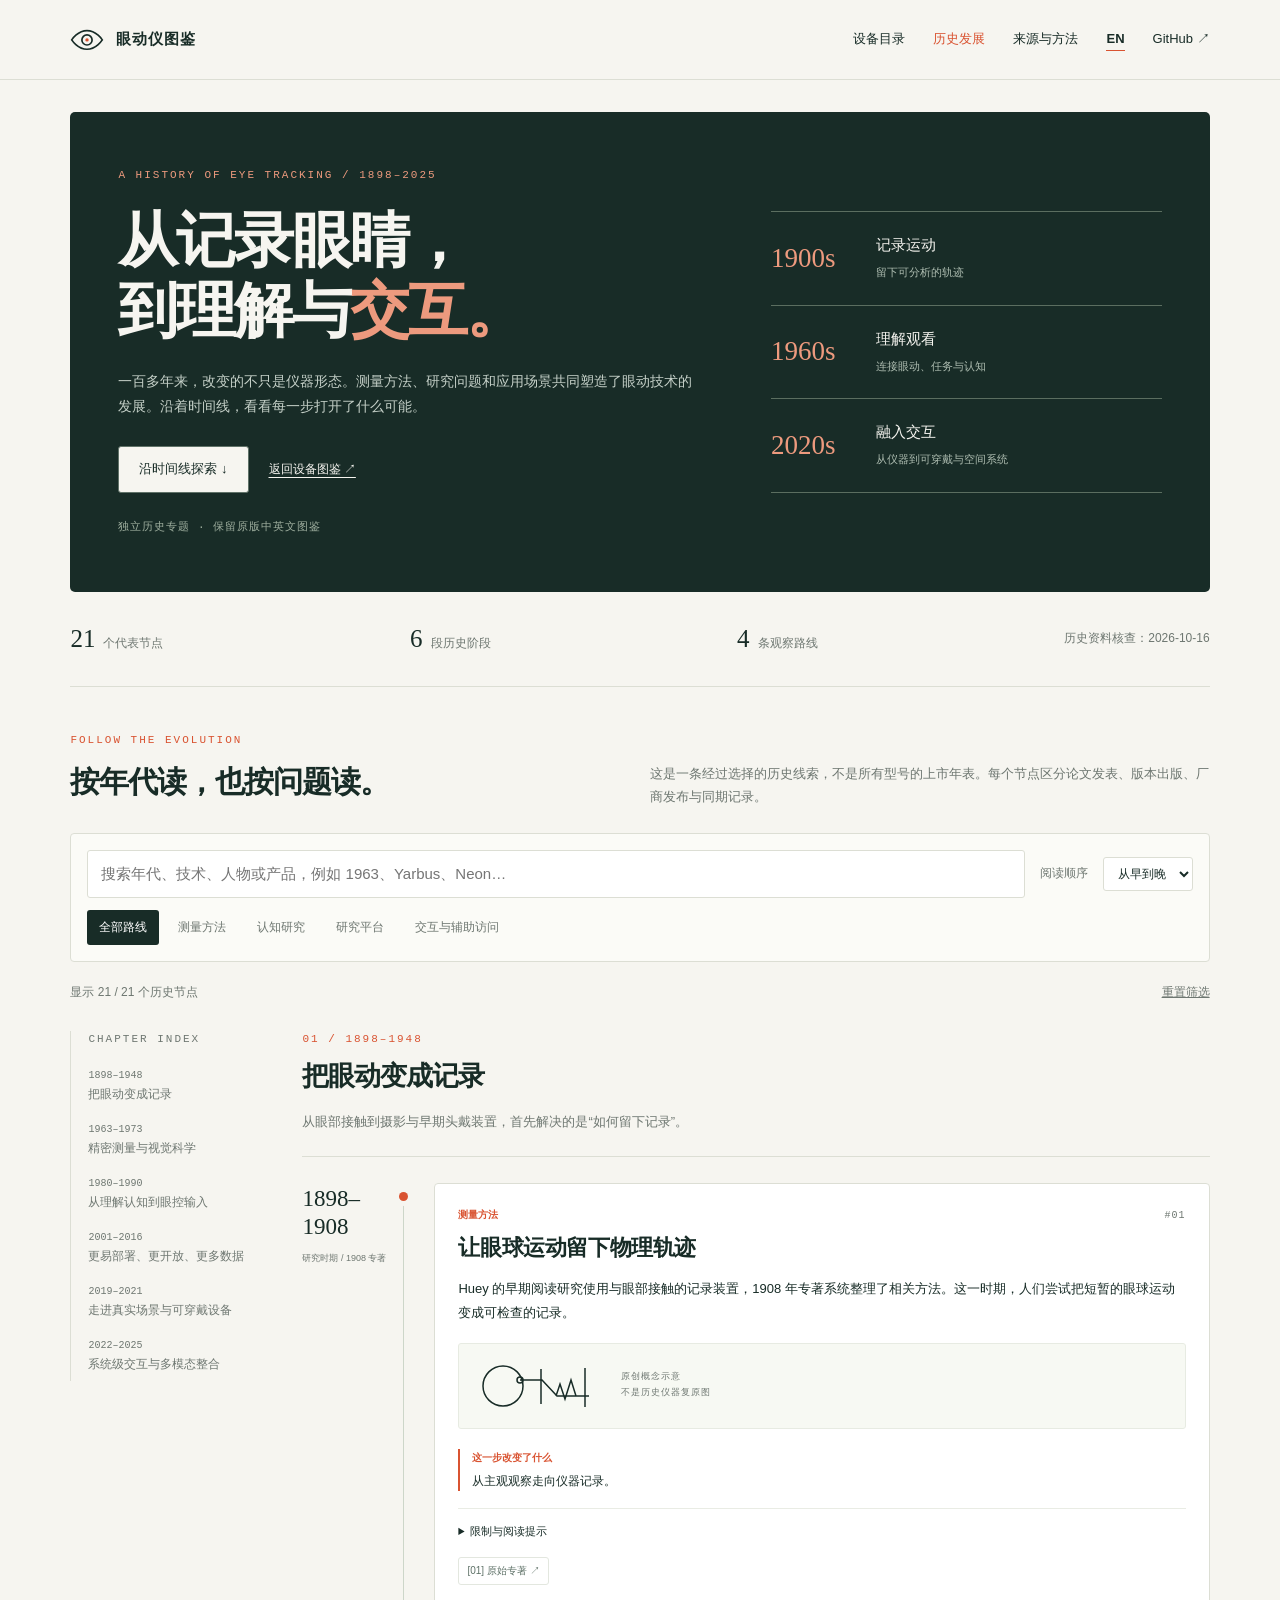
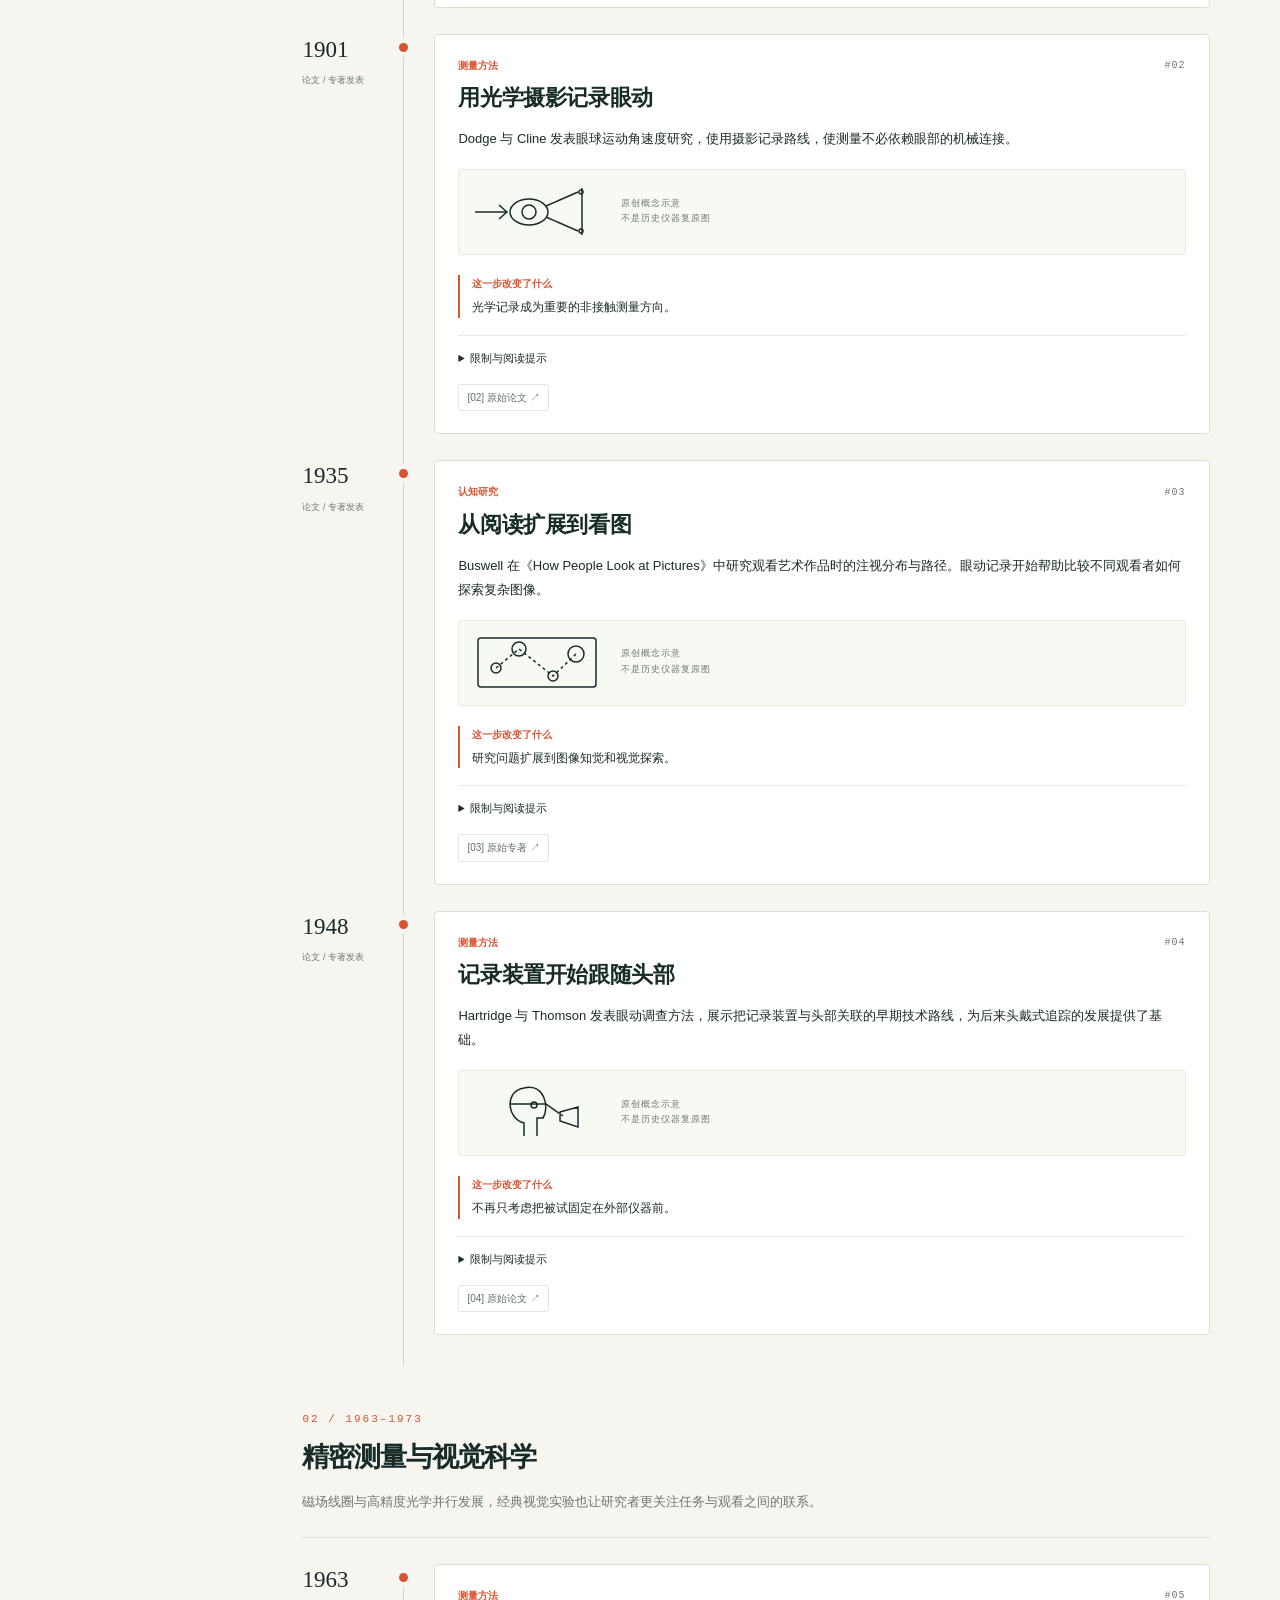
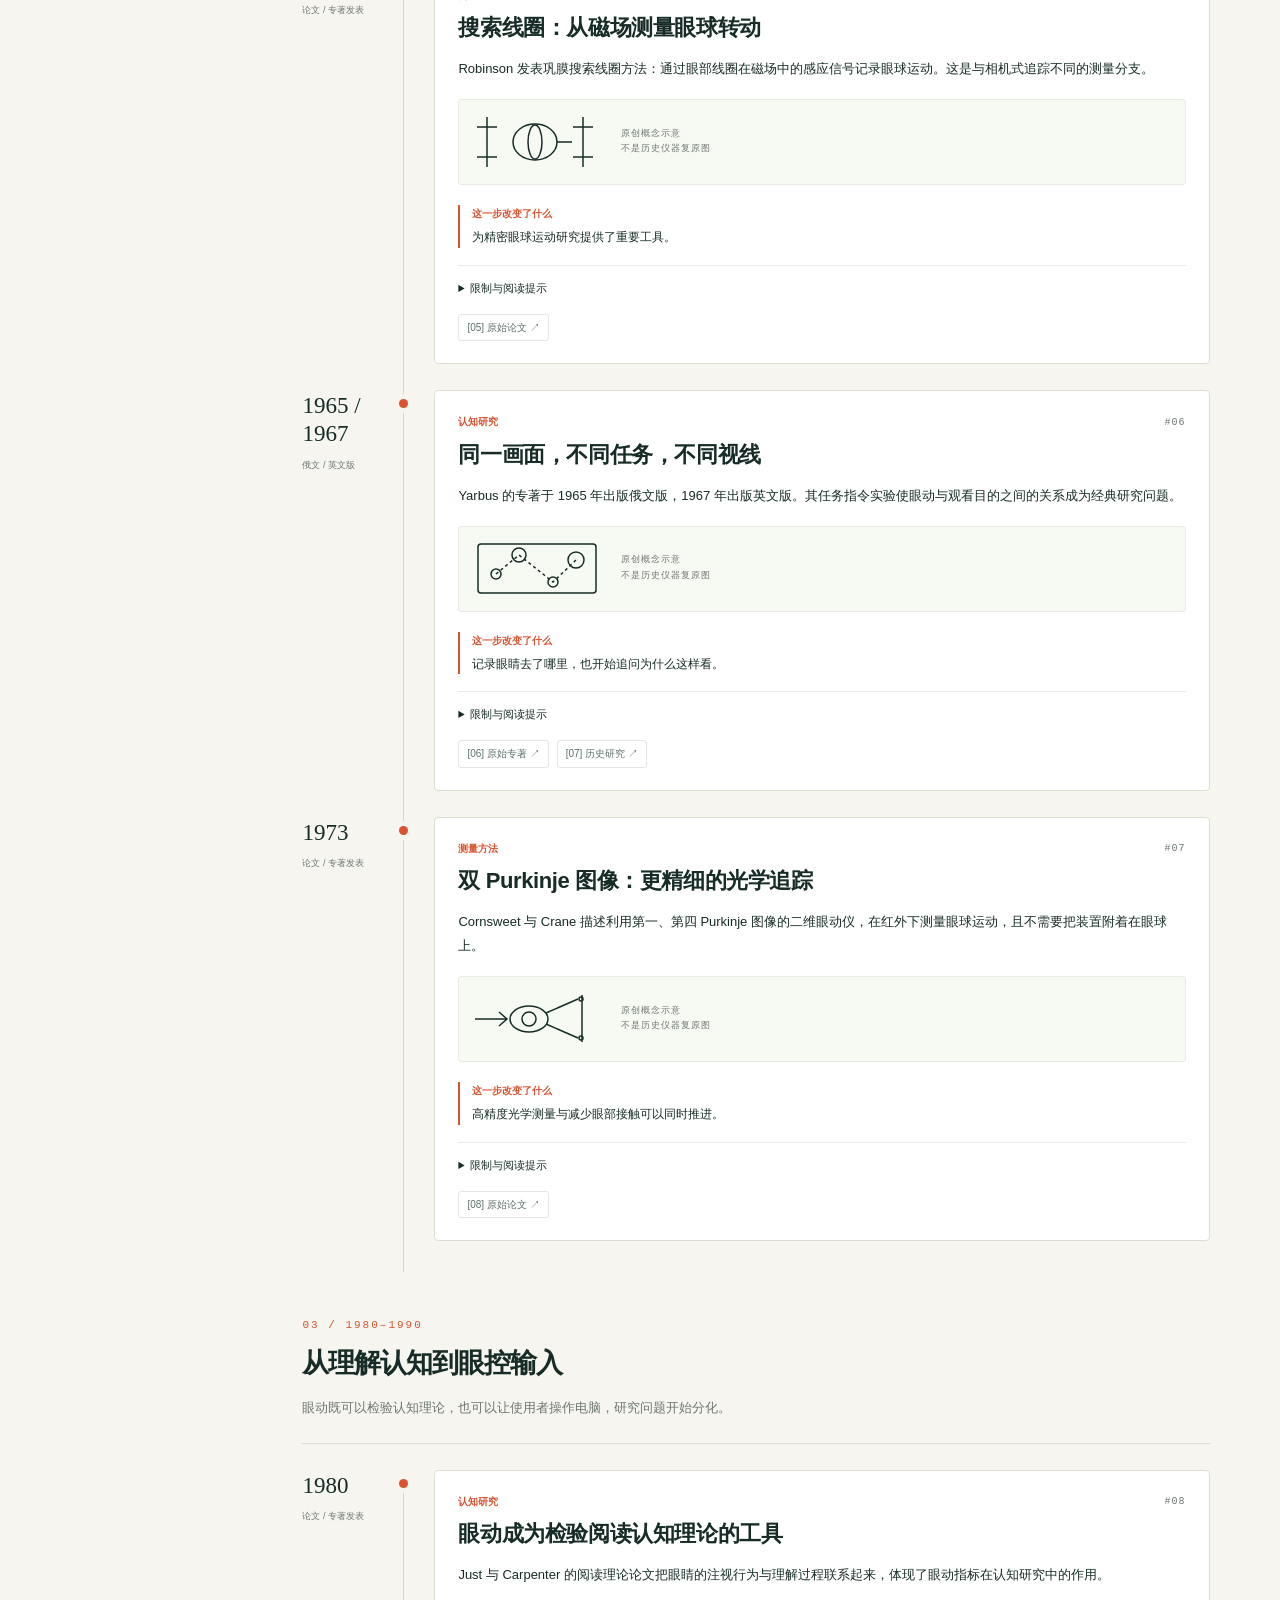
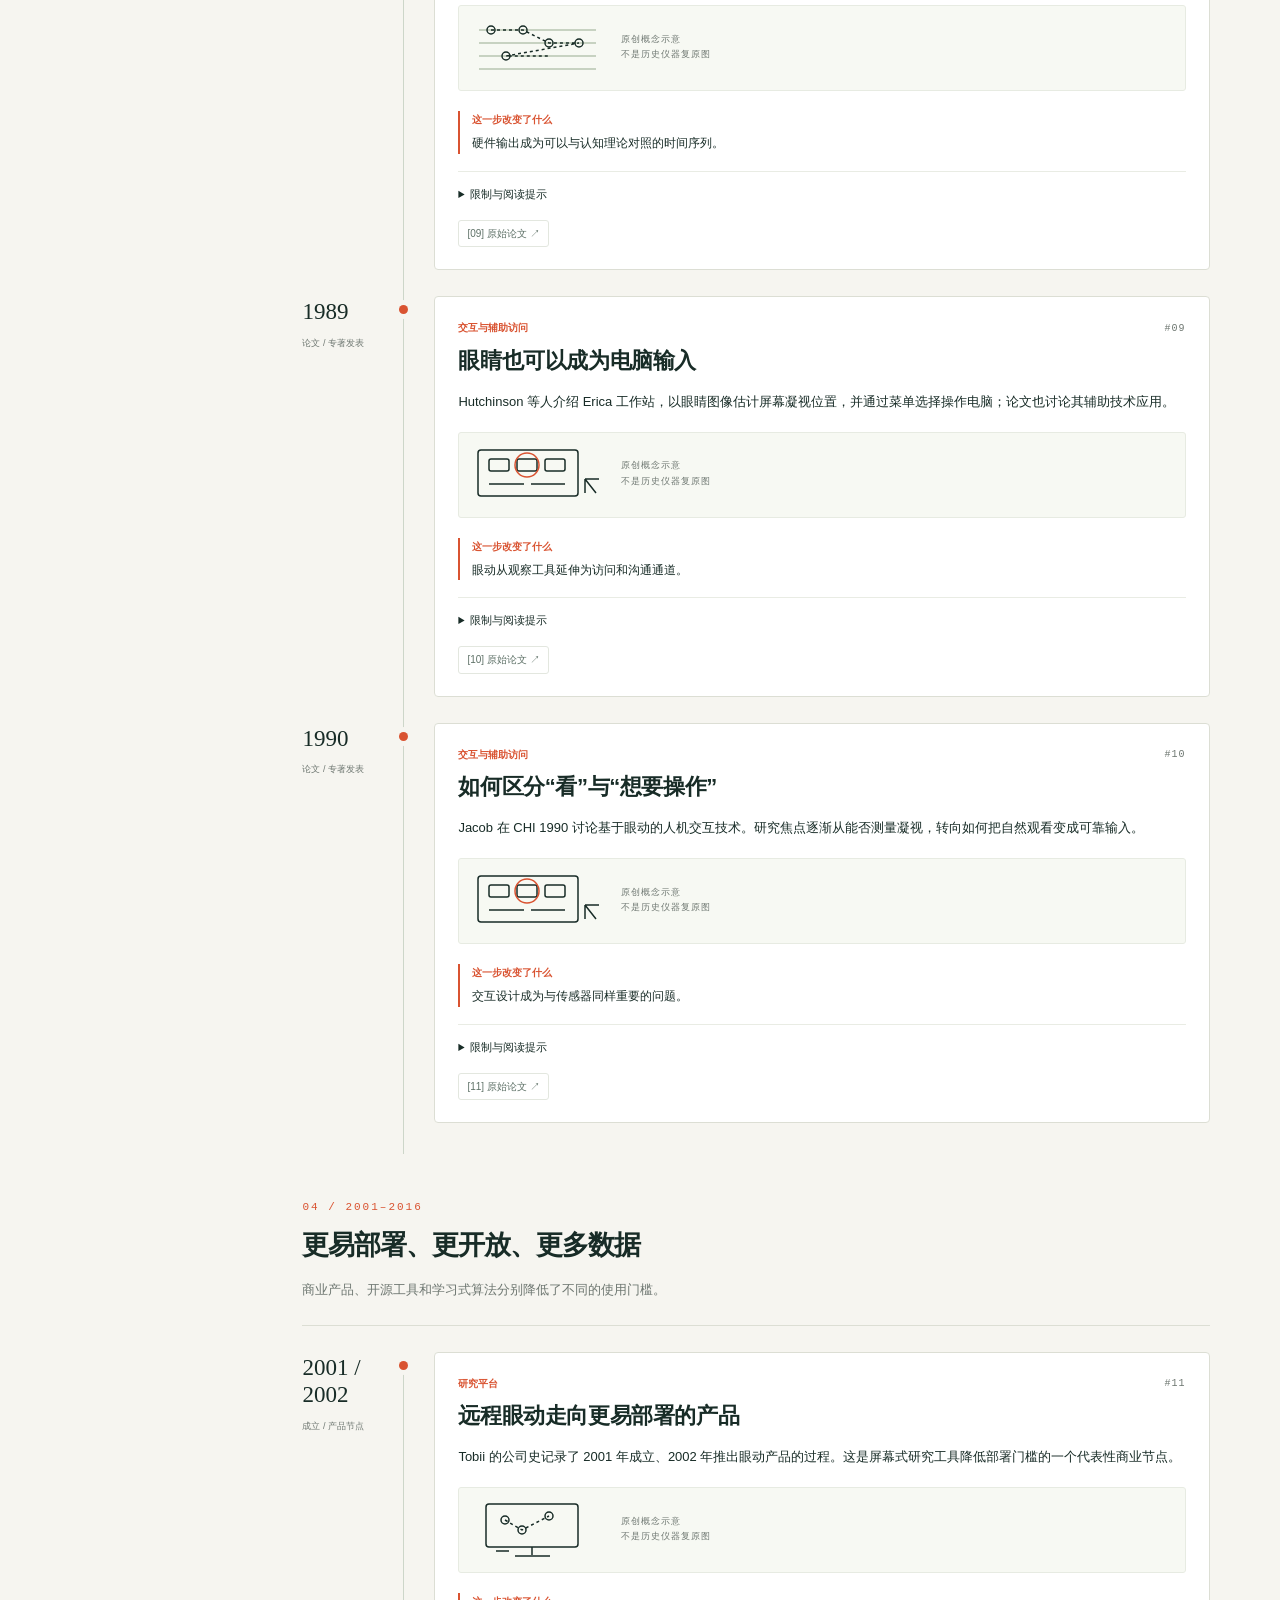
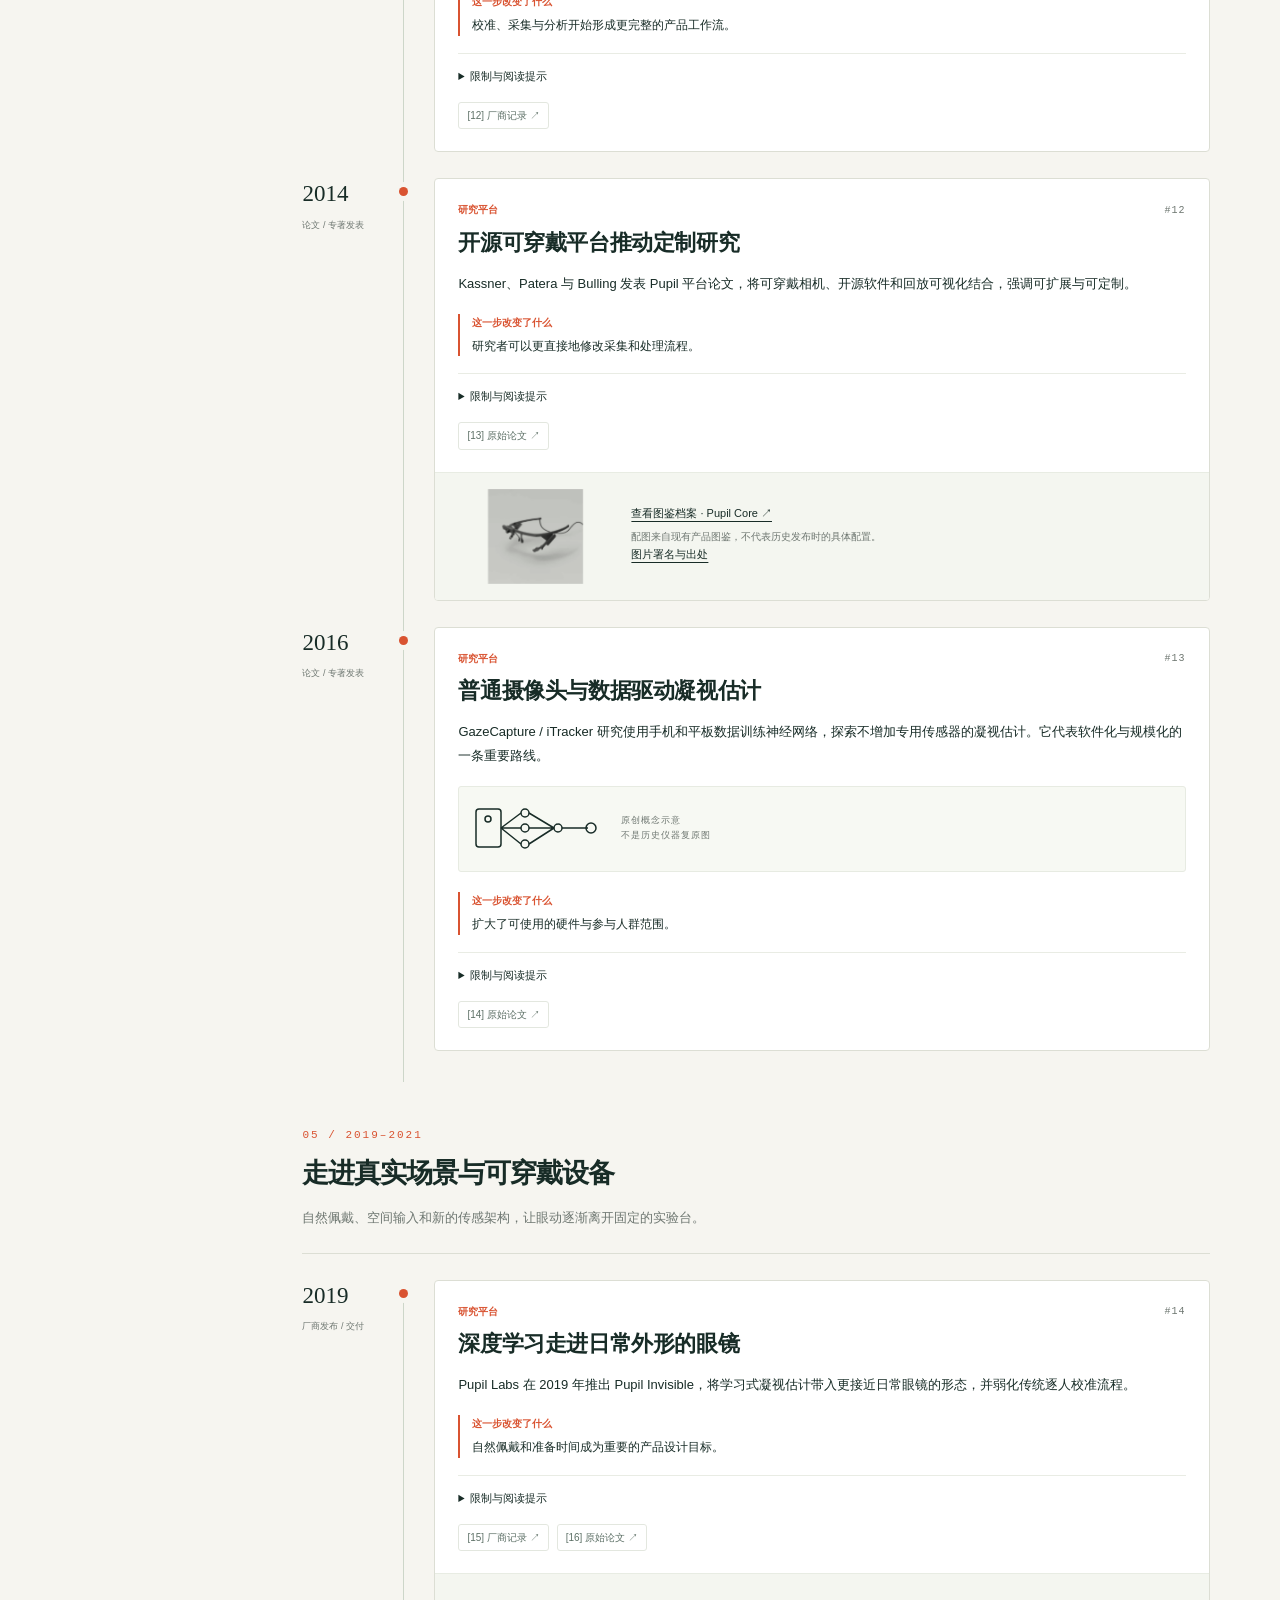
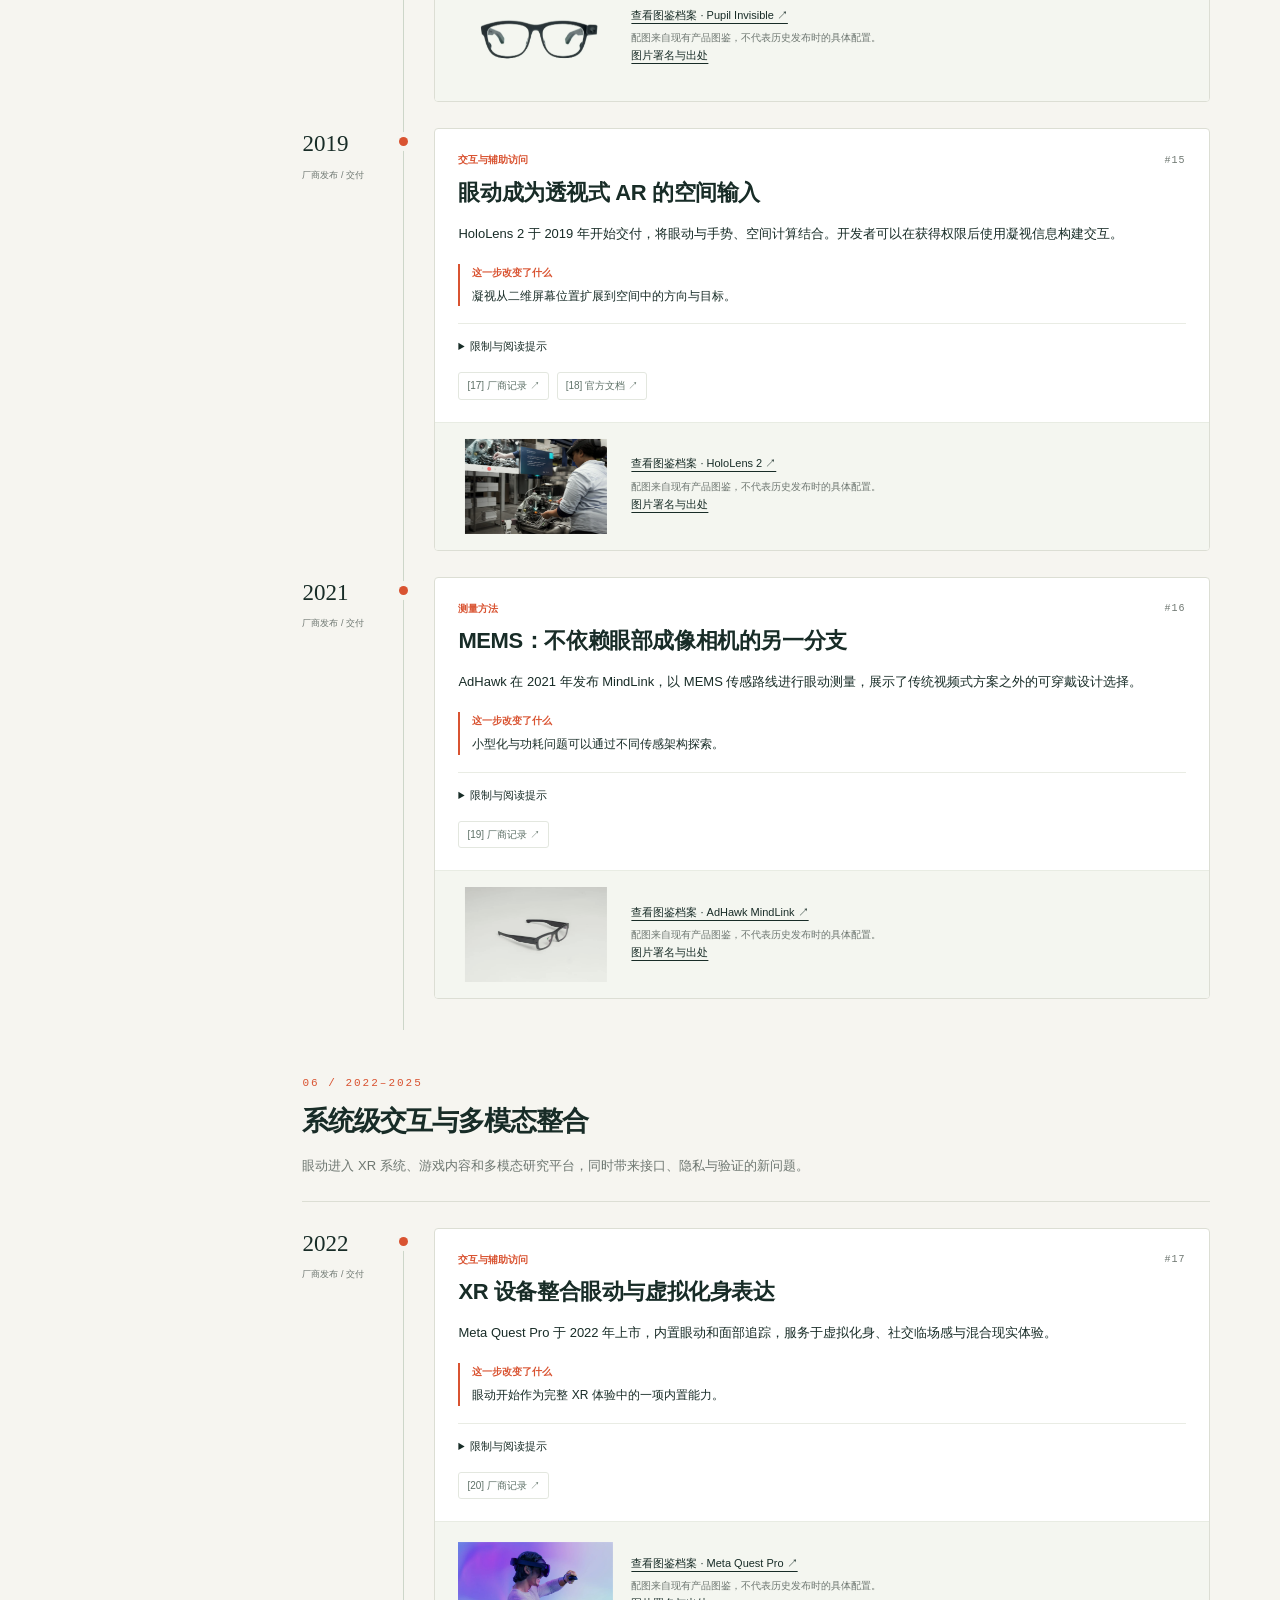
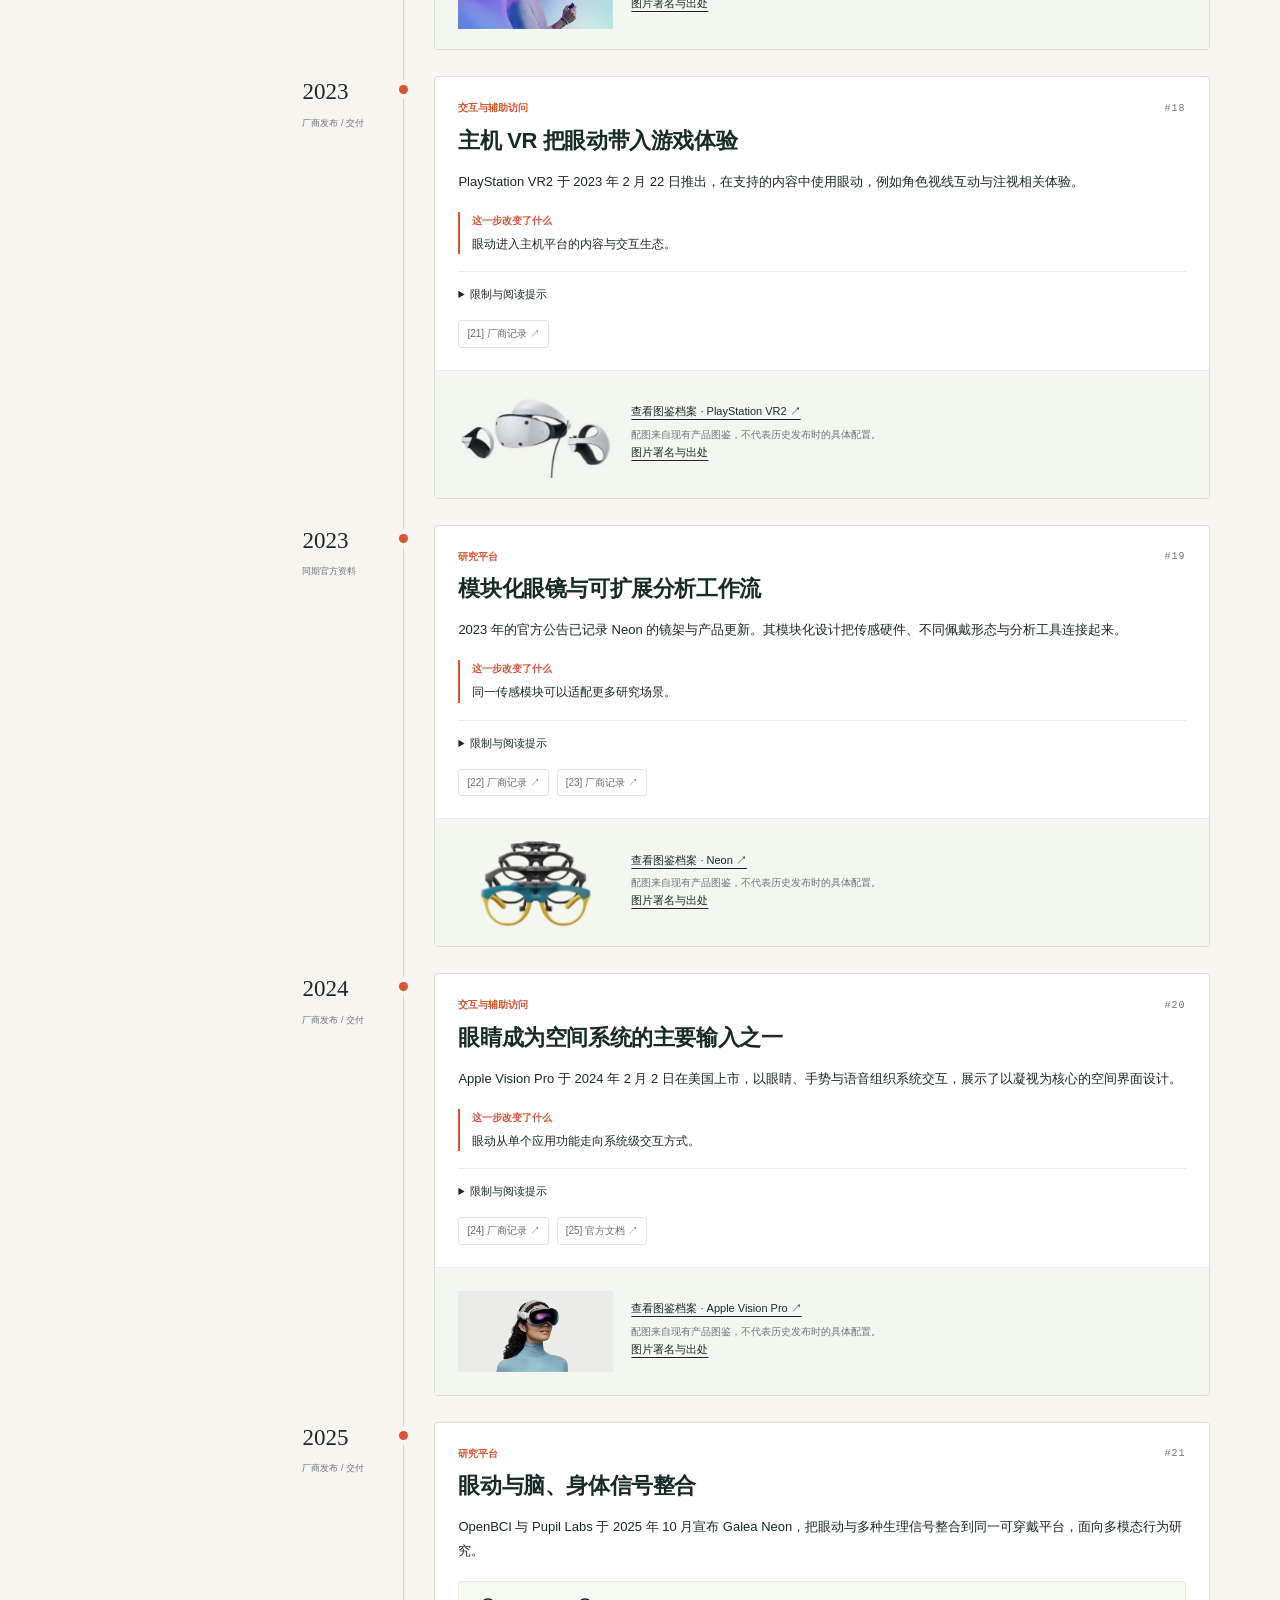
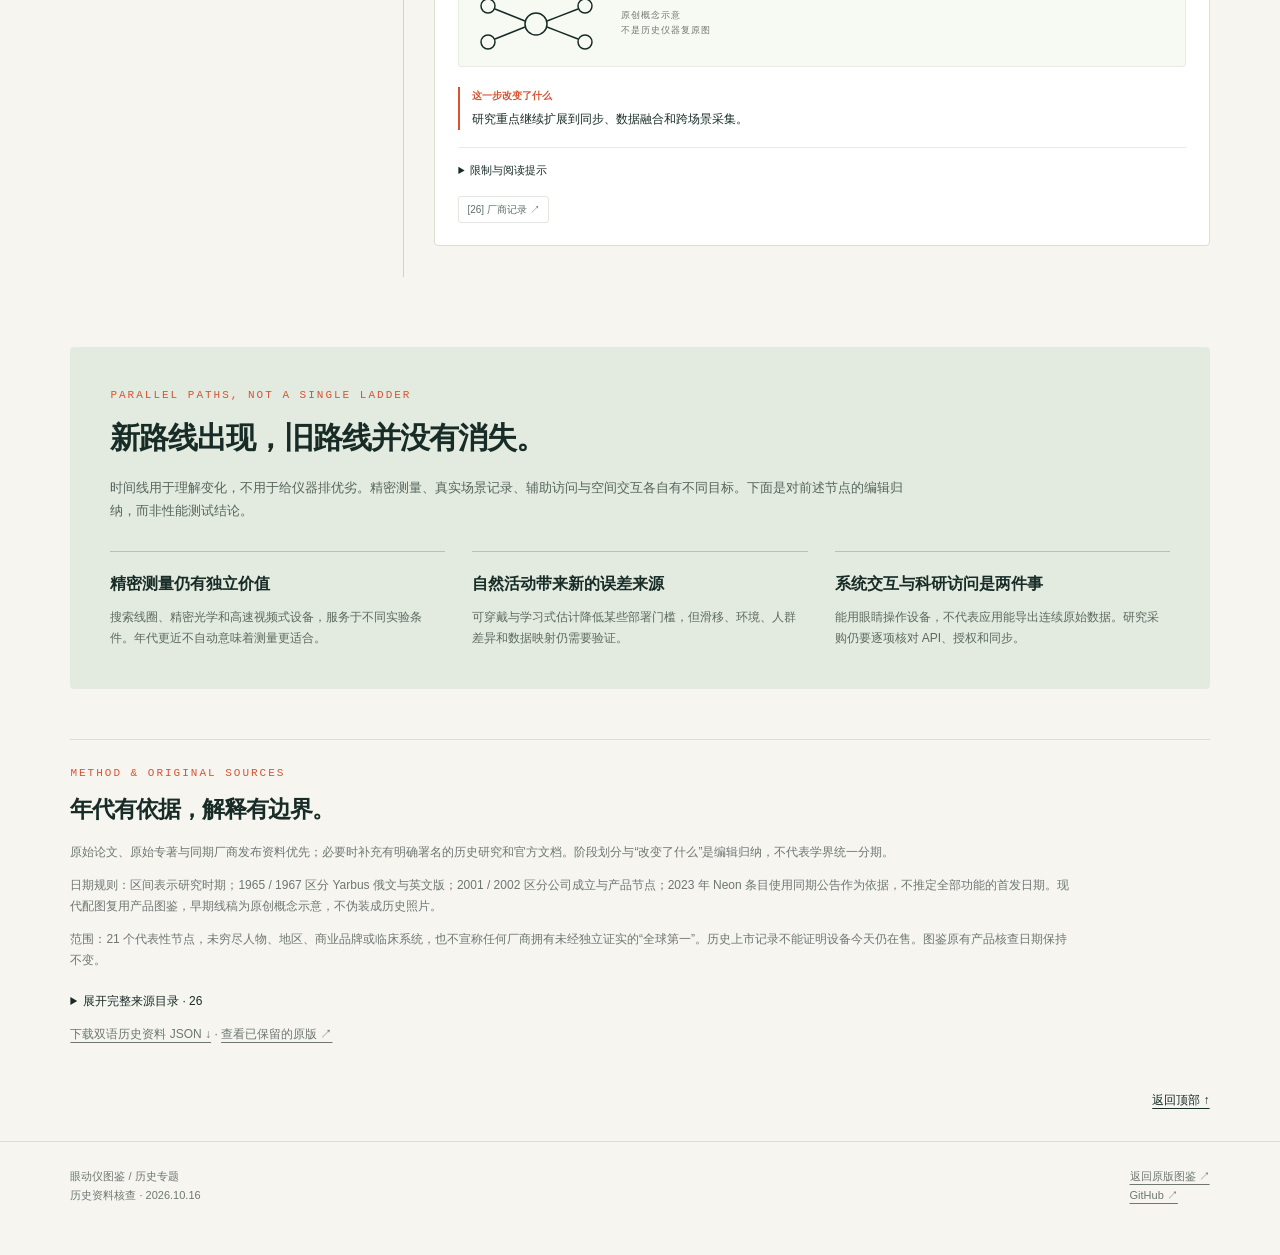
<file: history.html>
<!doctype html><html lang="zh-CN"><head><meta charset="UTF-8"><meta name="viewport" content="width=device-width,initial-scale=1"><meta name="theme-color" content="#f6f5f0"><title>眼动技术发展史 · 眼动仪图鉴</title><meta name="description" content="沿着 21 个历史节点，理解从机械记录、光学测量到可穿戴、空间交互与多模态整合的演进。每个节点均附原始来源。"><link rel="icon" href="favicon.svg" type="image/svg+xml"><link rel="stylesheet" href="style.css?v=atlas1015-en2"><link rel="stylesheet" href="history.css?v=history20261016-1"><link rel="alternate" hreflang="zh-CN" href="https://sharkburger.github.io/eyetracker/history.html"><link rel="alternate" hreflang="en" href="https://sharkburger.github.io/eyetracker/history.en.html"><link rel="canonical" href="https://sharkburger.github.io/eyetracker/history.html"><script src="timeline.js?v=history20261016-1" defer></script><script src="language.js?v=eyetracker-20261015-bilingual2" defer></script></head><body class="history-page"><header><a class="brand" href="index.html"><svg viewBox="0 0 40 28" fill="none" aria-hidden="true"><path d="M2 14S9 3 20 3s18 11 18 11-7 11-18 11S2 14 2 14Z" stroke="currentColor" stroke-width="2"/><circle cx="20" cy="14" r="6" stroke="currentColor" stroke-width="2"/><circle cx="20" cy="14" r="2" fill="#d95331"/></svg><span>眼动仪图鉴</span></a><nav aria-label="主导航"><a href="index.html#catalog">设备目录</a><a href="#timeline" aria-current="page">历史发展</a><a href="#sources">来源与方法</a><a id="language-switch" href="history.en.html" lang="en" hreflang="en" aria-label="Switch to English">EN</a><a class="github" href="https://github.com/sharkburger/eyetracker" target="_blank" rel="noopener noreferrer">GitHub ↗</a></nav></header><main>
<section class="history-hero"><div><div class="eyebrow">A HISTORY OF EYE TRACKING / 1898–2025</div><h1>从记录眼睛，<br>到理解与<em>交互。</em></h1><p>一百多年来，改变的不只是仪器形态。测量方法、研究问题和应用场景共同塑造了眼动技术的发展。沿着时间线，看看每一步打开了什么可能。</p><div class="actions"><a class="solid" href="#timeline">沿时间线探索 ↓</a><a href="index.html#catalog" style="font-size:12px">返回设备图鉴 ↗</a></div><div class="hero-meta">独立历史专题 · 保留原版中英文图鉴</div></div><div class="hero-evolution" aria-label="三种不断扩展的研究目标"><div class="evolution-step"><div class="evolution-year">1900s</div><div><b>记录运动</b><span>留下可分析的轨迹</span></div></div><div class="evolution-step"><div class="evolution-year">1960s</div><div><b>理解观看</b><span>连接眼动、任务与认知</span></div></div><div class="evolution-step"><div class="evolution-year">2020s</div><div><b>融入交互</b><span>从仪器到可穿戴与空间系统</span></div></div></div></section>
<div class="history-statline"><span><strong>21</strong>个代表节点</span><span><strong>6</strong>段历史阶段</span><span><strong>4</strong>条观察路线</span><span class="history-note">历史资料核查：2026-10-16</span></div>
<section id="timeline"><div class="timeline-intro"><div><div class="eyebrow">FOLLOW THE EVOLUTION</div><h2>按年代读，也按问题读。</h2></div><p>这是一条经过选择的历史线索，不是所有型号的上市年表。每个节点区分论文发表、版本出版、厂商发布与同期记录。</p></div><div class="history-controls"><div class="input-row"><input id="history-search" type="search" aria-label="搜索历史节点" placeholder="搜索年代、技术、人物或产品，例如 1963、Yarbus、Neon…"><label for="history-order">阅读顺序</label><select id="history-order"><option value="asc">从早到晚</option><option value="desc">从晚到早</option></select></div><div class="theme-filters" role="group" aria-label="历史主题"><button type="button" data-theme="all" aria-pressed="true">全部路线</button><button type="button" data-theme="measurement" aria-pressed="false">测量方法</button><button type="button" data-theme="cognition" aria-pressed="false">认知研究</button><button type="button" data-theme="platform" aria-pressed="false">研究平台</button><button type="button" data-theme="interaction" aria-pressed="false">交互与辅助访问</button></div></div><noscript><p class="noscript">未启用 JavaScript 时仍可完整阅读时间线与来源；搜索、筛选和排序需要启用 JavaScript。</p></noscript><div class="history-results"><span id="history-count" aria-live="polite">21 个历史节点</span><button id="history-reset">重置筛选</button></div><div class="history-layout"><aside class="era-sidebar" aria-label="年代导航"><div class="mono">CHAPTER INDEX</div><a href="#era-origins"><span>1898–1948</span>把眼动变成记录</a><a href="#era-precision"><span>1963–1973</span>精密测量与视觉科学</a><a href="#era-intent"><span>1980–1990</span>从理解认知到眼控输入</a><a href="#era-access"><span>2001–2016</span>更易部署、更开放、更多数据</a><a href="#era-natural"><span>2019–2021</span>走进真实场景与可穿戴设备</a><a href="#era-embedded"><span>2022–2025</span>系统级交互与多模态整合</a></aside><div><div id="era-content"><section class="era-section" id="era-origins" data-era="0"><div class="era-heading"><div class="mono">01 / 1898–1948</div><h2>把眼动变成记录</h2><p>从眼部接触到摄影与早期头戴装置，首先解决的是“如何留下记录”。</p></div><article class="milestone" id="event-contact" data-theme="measurement" data-year="1898" data-position="0"><div class="date-column"><time>1898–1908</time><span class="basis">研究时期 / 1908 专著</span></div><div class="milestone-card"><div class="milestone-main"><div class="milestone-meta"><span class="theme">测量方法</span><a class="permalink" href="#event-contact" aria-label="链接到 让眼球运动留下物理轨迹">#01</a></div><h3>让眼球运动留下物理轨迹</h3><p class="summary">Huey 的早期阅读研究使用与眼部接触的记录装置，1908 年专著系统整理了相关方法。这一时期，人们尝试把短暂的眼球运动变成可检查的记录。</p><figure class="concept-picture"><svg viewBox="0 0 135 60" aria-hidden="true"><circle cx="32" cy="30" r="20"/><path d="M49 24h22l15 16h32M70 13v35M114 12v39M85 40l4-12 5 15 6-19 5 16"/><circle cx="49" cy="24" r="3"/></svg><figcaption>原创概念示意<br>不是历史仪器复原图</figcaption></figure><div class="change-box"><b>这一步改变了什么</b>从主观观察走向仪器记录。</div><details><summary>限制与阅读提示</summary><p>接触眼部的装置影响舒适性，也会限制自然观看。</p></details><div class="evidence"><a href="https://archive.org/details/psychologypedago00hueyiala" target="_blank" rel="noopener noreferrer">[01] 原始专著 ↗</a></div></div></div></article><article class="milestone" id="event-photography" data-theme="measurement" data-year="1901" data-position="1"><div class="date-column"><time>1901</time><span class="basis">论文 / 专著发表</span></div><div class="milestone-card"><div class="milestone-main"><div class="milestone-meta"><span class="theme">测量方法</span><a class="permalink" href="#event-photography" aria-label="链接到 用光学摄影记录眼动">#02</a></div><h3>用光学摄影记录眼动</h3><p class="summary">Dodge 与 Cline 发表眼球运动角速度研究，使用摄影记录路线，使测量不必依赖眼部的机械连接。</p><figure class="concept-picture"><svg viewBox="0 0 135 60" aria-hidden="true"><path d="M4 30h32m-8-7 8 7-8 7"/><ellipse cx="58" cy="30" rx="19" ry="13"/><circle cx="58" cy="30" r="7"/><path d="m75 24 32-14m-32 25 32 14M111 6v47"/><circle cx="110" cy="10" r="2"/><circle cx="110" cy="49" r="2"/></svg><figcaption>原创概念示意<br>不是历史仪器复原图</figcaption></figure><div class="change-box"><b>这一步改变了什么</b>光学记录成为重要的非接触测量方向。</div><details><summary>限制与阅读提示</summary><p>早期装置仍依赖受控姿态，记录维度和后续分析受到限制。</p></details><div class="evidence"><a href="https://doi.org/10.1037/h0076100" target="_blank" rel="noopener noreferrer">[02] 原始论文 ↗</a></div></div></div></article><article class="milestone" id="event-pictures" data-theme="cognition" data-year="1935" data-position="2"><div class="date-column"><time>1935</time><span class="basis">论文 / 专著发表</span></div><div class="milestone-card"><div class="milestone-main"><div class="milestone-meta"><span class="theme">认知研究</span><a class="permalink" href="#event-pictures" aria-label="链接到 从阅读扩展到看图">#03</a></div><h3>从阅读扩展到看图</h3><p class="summary">Buswell 在《How People Look at Pictures》中研究观看艺术作品时的注视分布与路径。眼动记录开始帮助比较不同观看者如何探索复杂图像。</p><figure class="concept-picture"><svg viewBox="0 0 135 60" aria-hidden="true"><rect x="7" y="5" width="118" height="49" rx="3"/><path d="m25 35 23-19 34 27 23-22" stroke-dasharray="3 3"/><circle cx="25" cy="35" r="5"/><circle cx="48" cy="16" r="7"/><circle cx="82" cy="43" r="5"/><circle cx="105" cy="21" r="8"/></svg><figcaption>原创概念示意<br>不是历史仪器复原图</figcaption></figure><div class="change-box"><b>这一步改变了什么</b>研究问题扩展到图像知觉和视觉探索。</div><details><summary>限制与阅读提示</summary><p>记录路径不等于直接读出注意、理解或观看意图。</p></details><div class="evidence"><a href="https://books.google.com/books?id=YzYaAAAAMAAJ" target="_blank" rel="noopener noreferrer">[03] 原始专著 ↗</a></div></div></div></article><article class="milestone" id="event-head-mounted" data-theme="measurement" data-year="1948" data-position="3"><div class="date-column"><time>1948</time><span class="basis">论文 / 专著发表</span></div><div class="milestone-card"><div class="milestone-main"><div class="milestone-meta"><span class="theme">测量方法</span><a class="permalink" href="#event-head-mounted" aria-label="链接到 记录装置开始跟随头部">#04</a></div><h3>记录装置开始跟随头部</h3><p class="summary">Hartridge 与 Thomson 发表眼动调查方法，展示把记录装置与头部关联的早期技术路线，为后来头戴式追踪的发展提供了基础。</p><figure class="concept-picture"><svg viewBox="0 0 135 60" aria-hidden="true"><path d="M53 53V40c-17-4-20-32 0-35 20-5 26 19 19 30h-6v18M39 21h36l17 12M89 29l18-5v20L89 38Z"/><circle cx="63" cy="22" r="3"/></svg><figcaption>原创概念示意<br>不是历史仪器复原图</figcaption></figure><div class="change-box"><b>这一步改变了什么</b>不再只考虑把被试固定在外部仪器前。</div><details><summary>限制与阅读提示</summary><p>早期头戴结构仍有体积、固定方式和活动范围的限制。</p></details><div class="evidence"><a href="https://doi.org/10.1136/bjo.32.9.581" target="_blank" rel="noopener noreferrer">[04] 原始论文 ↗</a></div></div></div></article></section><section class="era-section" id="era-precision" data-era="1"><div class="era-heading"><div class="mono">02 / 1963–1973</div><h2>精密测量与视觉科学</h2><p>磁场线圈与高精度光学并行发展，经典视觉实验也让研究者更关注任务与观看之间的联系。</p></div><article class="milestone" id="event-search-coil" data-theme="measurement" data-year="1963" data-position="4"><div class="date-column"><time>1963</time><span class="basis">论文 / 专著发表</span></div><div class="milestone-card"><div class="milestone-main"><div class="milestone-meta"><span class="theme">测量方法</span><a class="permalink" href="#event-search-coil" aria-label="链接到 搜索线圈：从磁场测量眼球转动">#05</a></div><h3>搜索线圈：从磁场测量眼球转动</h3><p class="summary">Robinson 发表巩膜搜索线圈方法：通过眼部线圈在磁场中的感应信号记录眼球运动。这是与相机式追踪不同的测量分支。</p><figure class="concept-picture"><svg viewBox="0 0 135 60" aria-hidden="true"><ellipse cx="64" cy="30" rx="22" ry="18"/><ellipse cx="64" cy="30" rx="7" ry="17"/><path d="M16 5v50m96-50v50M6 15h20M6 45h20M102 15h20m-20 30h20M86 30h15"/></svg><figcaption>原创概念示意<br>不是历史仪器复原图</figcaption></figure><div class="change-box"><b>这一步改变了什么</b>为精密眼球运动研究提供了重要工具。</div><details><summary>限制与阅读提示</summary><p>需要专门磁场与眼部接触装置；不能理解成普通无接触桌面眼动仪。</p></details><div class="evidence"><a href="https://doi.org/10.1109/TBMEL.1963.4322822" target="_blank" rel="noopener noreferrer">[05] 原始论文 ↗</a></div></div></div></article><article class="milestone" id="event-yarbus" data-theme="cognition" data-year="1965" data-position="5"><div class="date-column"><time>1965 / 1967</time><span class="basis">俄文 / 英文版</span></div><div class="milestone-card"><div class="milestone-main"><div class="milestone-meta"><span class="theme">认知研究</span><a class="permalink" href="#event-yarbus" aria-label="链接到 同一画面，不同任务，不同视线">#06</a></div><h3>同一画面，不同任务，不同视线</h3><p class="summary">Yarbus 的专著于 1965 年出版俄文版，1967 年出版英文版。其任务指令实验使眼动与观看目的之间的关系成为经典研究问题。</p><figure class="concept-picture"><svg viewBox="0 0 135 60" aria-hidden="true"><rect x="7" y="5" width="118" height="49" rx="3"/><path d="m25 35 23-19 34 27 23-22" stroke-dasharray="3 3"/><circle cx="25" cy="35" r="5"/><circle cx="48" cy="16" r="7"/><circle cx="82" cy="43" r="5"/><circle cx="105" cy="21" r="8"/></svg><figcaption>原创概念示意<br>不是历史仪器复原图</figcaption></figure><div class="change-box"><b>这一步改变了什么</b>记录眼睛去了哪里，也开始追问为什么这样看。</div><details><summary>限制与阅读提示</summary><p>经典示例不能证明仅凭一条视线轨迹就能可靠识别一个人的思想。</p></details><div class="evidence"><a href="https://doi.org/10.1007/978-1-4899-5379-7" target="_blank" rel="noopener noreferrer">[06] 原始专著 ↗</a><a href="https://doi.org/10.1068/i0382" target="_blank" rel="noopener noreferrer">[07] 历史研究 ↗</a></div></div></div></article><article class="milestone" id="event-purkinje" data-theme="measurement" data-year="1973" data-position="6"><div class="date-column"><time>1973</time><span class="basis">论文 / 专著发表</span></div><div class="milestone-card"><div class="milestone-main"><div class="milestone-meta"><span class="theme">测量方法</span><a class="permalink" href="#event-purkinje" aria-label="链接到 双 Purkinje 图像：更精细的光学追踪">#07</a></div><h3>双 Purkinje 图像：更精细的光学追踪</h3><p class="summary">Cornsweet 与 Crane 描述利用第一、第四 Purkinje 图像的二维眼动仪，在红外下测量眼球运动，且不需要把装置附着在眼球上。</p><figure class="concept-picture"><svg viewBox="0 0 135 60" aria-hidden="true"><path d="M4 30h32m-8-7 8 7-8 7"/><ellipse cx="58" cy="30" rx="19" ry="13"/><circle cx="58" cy="30" r="7"/><path d="m75 24 32-14m-32 25 32 14M111 6v47"/><circle cx="110" cy="10" r="2"/><circle cx="110" cy="49" r="2"/></svg><figcaption>原创概念示意<br>不是历史仪器复原图</figcaption></figure><div class="change-box"><b>这一步改变了什么</b>高精度光学测量与减少眼部接触可以同时推进。</div><details><summary>限制与阅读提示</summary><p>复杂光学结构和工作范围仍会约束实验布置；不是所有红外设备都属于双 Purkinje 系统。</p></details><div class="evidence"><a href="https://doi.org/10.1364/JOSA.63.000921" target="_blank" rel="noopener noreferrer">[08] 原始论文 ↗</a></div></div></div></article></section><section class="era-section" id="era-intent" data-era="2"><div class="era-heading"><div class="mono">03 / 1980–1990</div><h2>从理解认知到眼控输入</h2><p>眼动既可以检验认知理论，也可以让使用者操作电脑，研究问题开始分化。</p></div><article class="milestone" id="event-reading-theory" data-theme="cognition" data-year="1980" data-position="7"><div class="date-column"><time>1980</time><span class="basis">论文 / 专著发表</span></div><div class="milestone-card"><div class="milestone-main"><div class="milestone-meta"><span class="theme">认知研究</span><a class="permalink" href="#event-reading-theory" aria-label="链接到 眼动成为检验阅读认知理论的工具">#08</a></div><h3>眼动成为检验阅读认知理论的工具</h3><p class="summary">Just 与 Carpenter 的阅读理论论文把眼睛的注视行为与理解过程联系起来，体现了眼动指标在认知研究中的作用。</p><figure class="concept-picture"><svg viewBox="0 0 135 60" aria-hidden="true"><path d="M8 12h117M8 25h117M8 38h117M8 51h117" stroke="#b8c6b1"/><path d="m20 12 32 0 26 13 30 0-73 13 44 0" stroke-dasharray="3 3"/><circle cx="20" cy="12" r="4"/><circle cx="52" cy="12" r="4"/><circle cx="78" cy="25" r="4"/><circle cx="108" cy="25" r="4"/><circle cx="35" cy="38" r="4"/></svg><figcaption>原创概念示意<br>不是历史仪器复原图</figcaption></figure><div class="change-box"><b>这一步改变了什么</b>硬件输出成为可以与认知理论对照的时间序列。</div><details><summary>限制与阅读提示</summary><p>注视时长需要结合任务与理论解释，并不是某个心理过程的唯一标签。</p></details><div class="evidence"><a href="https://pubmed.ncbi.nlm.nih.gov/7413885/" target="_blank" rel="noopener noreferrer">[09] 原始论文 ↗</a></div></div></div></article><article class="milestone" id="event-erica" data-theme="interaction" data-year="1989" data-position="8"><div class="date-column"><time>1989</time><span class="basis">论文 / 专著发表</span></div><div class="milestone-card"><div class="milestone-main"><div class="milestone-meta"><span class="theme">交互与辅助访问</span><a class="permalink" href="#event-erica" aria-label="链接到 眼睛也可以成为电脑输入">#09</a></div><h3>眼睛也可以成为电脑输入</h3><p class="summary">Hutchinson 等人介绍 Erica 工作站，以眼睛图像估计屏幕凝视位置，并通过菜单选择操作电脑；论文也讨论其辅助技术应用。</p><figure class="concept-picture"><svg viewBox="0 0 135 60" aria-hidden="true"><rect x="7" y="5" width="100" height="46" rx="3"/><rect x="18" y="14" width="20" height="12" rx="2"/><rect x="46" y="14" width="20" height="12" rx="2"/><rect x="74" y="14" width="20" height="12" rx="2"/><path d="M18 39h35m7 0h34m20-5 11 14m-11-14v14m0-14h14"/><circle cx="56" cy="20" r="12" stroke="#d95331"/></svg><figcaption>原创概念示意<br>不是历史仪器复原图</figcaption></figure><div class="change-box"><b>这一步改变了什么</b>眼动从观察工具延伸为访问和沟通通道。</div><details><summary>限制与阅读提示</summary><p>可用性取决于选择机制、误触、校准与持续使用体验，而不仅是采样频率。</p></details><div class="evidence"><a href="https://doi.org/10.1109/21.44068" target="_blank" rel="noopener noreferrer">[10] 原始论文 ↗</a></div></div></div></article><article class="milestone" id="event-gaze-hci" data-theme="interaction" data-year="1990" data-position="9"><div class="date-column"><time>1990</time><span class="basis">论文 / 专著发表</span></div><div class="milestone-card"><div class="milestone-main"><div class="milestone-meta"><span class="theme">交互与辅助访问</span><a class="permalink" href="#event-gaze-hci" aria-label="链接到 如何区分“看”与“想要操作”">#10</a></div><h3>如何区分“看”与“想要操作”</h3><p class="summary">Jacob 在 CHI 1990 讨论基于眼动的人机交互技术。研究焦点逐渐从能否测量凝视，转向如何把自然观看变成可靠输入。</p><figure class="concept-picture"><svg viewBox="0 0 135 60" aria-hidden="true"><rect x="7" y="5" width="100" height="46" rx="3"/><rect x="18" y="14" width="20" height="12" rx="2"/><rect x="46" y="14" width="20" height="12" rx="2"/><rect x="74" y="14" width="20" height="12" rx="2"/><path d="M18 39h35m7 0h34m20-5 11 14m-11-14v14m0-14h14"/><circle cx="56" cy="20" r="12" stroke="#d95331"/></svg><figcaption>原创概念示意<br>不是历史仪器复原图</figcaption></figure><div class="change-box"><b>这一步改变了什么</b>交互设计成为与传感器同样重要的问题。</div><details><summary>限制与阅读提示</summary><p>用户看向一个对象，并不自动代表想要激活它；仍需设计确认与反馈。</p></details><div class="evidence"><a href="https://doi.org/10.1145/97243.97246" target="_blank" rel="noopener noreferrer">[11] 原始论文 ↗</a></div></div></div></article></section><section class="era-section" id="era-access" data-era="3"><div class="era-heading"><div class="mono">04 / 2001–2016</div><h2>更易部署、更开放、更多数据</h2><p>商业产品、开源工具和学习式算法分别降低了不同的使用门槛。</p></div><article class="milestone" id="event-remote-products" data-theme="platform" data-year="2001" data-position="10"><div class="date-column"><time>2001 / 2002</time><span class="basis">成立 / 产品节点</span></div><div class="milestone-card"><div class="milestone-main"><div class="milestone-meta"><span class="theme">研究平台</span><a class="permalink" href="#event-remote-products" aria-label="链接到 远程眼动走向更易部署的产品">#11</a></div><h3>远程眼动走向更易部署的产品</h3><p class="summary">Tobii 的公司史记录了 2001 年成立、2002 年推出眼动产品的过程。这是屏幕式研究工具降低部署门槛的一个代表性商业节点。</p><figure class="concept-picture"><svg viewBox="0 0 135 60" aria-hidden="true"><rect x="15" y="4" width="92" height="43" rx="3"/><path d="M61 47v8M44 56h35M25 51h13"/><path d="m34 20 17 10 27-14" stroke-dasharray="3 3"/><circle cx="34" cy="20" r="4"/><circle cx="51" cy="30" r="4"/><circle cx="78" cy="16" r="4"/></svg><figcaption>原创概念示意<br>不是历史仪器复原图</figcaption></figure><div class="change-box"><b>这一步改变了什么</b>校准、采集与分析开始形成更完整的产品工作流。</div><details><summary>限制与阅读提示</summary><p>这是特定厂商的节点，不是全球所有商业眼动仪的起点。</p></details><div class="evidence"><a href="https://corporate.tobii.com/about-us/history-of-tobii" target="_blank" rel="noopener noreferrer">[12] 厂商记录 ↗</a></div></div></div></article><article class="milestone" id="event-open-pupil" data-theme="platform" data-year="2014" data-position="11"><div class="date-column"><time>2014</time><span class="basis">论文 / 专著发表</span></div><div class="milestone-card"><div class="milestone-main"><div class="milestone-meta"><span class="theme">研究平台</span><a class="permalink" href="#event-open-pupil" aria-label="链接到 开源可穿戴平台推动定制研究">#12</a></div><h3>开源可穿戴平台推动定制研究</h3><p class="summary">Kassner、Patera 与 Bulling 发表 Pupil 平台论文，将可穿戴相机、开源软件和回放可视化结合，强调可扩展与可定制。</p><div class="change-box"><b>这一步改变了什么</b>研究者可以更直接地修改采集和处理流程。</div><details><summary>限制与阅读提示</summary><p>开放软件不等于完全没有硬件、校准或维护成本；论文原型参数也不能套用到后来所有型号。</p></details><div class="evidence"><a href="https://arxiv.org/abs/1405.0006" target="_blank" rel="noopener noreferrer">[13] 原始论文 ↗</a></div></div><figure class="event-picture"><img src="assets/core.webp" alt="Pupil Core" loading="lazy" width="155" height="95"><figcaption><a href="index.html#device=core">查看图鉴档案 · Pupil Core ↗</a>配图来自现有产品图鉴，不代表历史发布时的具体配置。<br><a href="CREDITS.md" target="_blank" rel="noopener noreferrer">图片署名与出处</a></figcaption></figure></div></article><article class="milestone" id="event-gazecapture" data-theme="platform" data-year="2016" data-position="12"><div class="date-column"><time>2016</time><span class="basis">论文 / 专著发表</span></div><div class="milestone-card"><div class="milestone-main"><div class="milestone-meta"><span class="theme">研究平台</span><a class="permalink" href="#event-gazecapture" aria-label="链接到 普通摄像头与数据驱动凝视估计">#13</a></div><h3>普通摄像头与数据驱动凝视估计</h3><p class="summary">GazeCapture / iTracker 研究使用手机和平板数据训练神经网络，探索不增加专用传感器的凝视估计。它代表软件化与规模化的一条重要路线。</p><figure class="concept-picture"><svg viewBox="0 0 135 60" aria-hidden="true"><rect x="5" y="10" width="25" height="38" rx="3"/><circle cx="17" cy="20" r="3"/><path d="m30 29 20-15m-20 15 20 0m-20 0 20 16m8-31 25 15m-25 0 25 0m-25 16 25-16m8 0h26"/><circle cx="54" cy="14" r="4"/><circle cx="54" cy="29" r="4"/><circle cx="54" cy="45" r="4"/><circle cx="87" cy="29" r="4"/><circle cx="120" cy="29" r="5"/></svg><figcaption>原创概念示意<br>不是历史仪器复原图</figcaption></figure><div class="change-box"><b>这一步改变了什么</b>扩大了可使用的硬件与参与人群范围。</div><details><summary>限制与阅读提示</summary><p>软件估计与专用仪器的输出单位、误差与测试条件不同，不能直接等同于科研级硬件表现。</p></details><div class="evidence"><a href="https://arxiv.org/abs/1606.05814" target="_blank" rel="noopener noreferrer">[14] 原始论文 ↗</a></div></div></div></article></section><section class="era-section" id="era-natural" data-era="4"><div class="era-heading"><div class="mono">05 / 2019–2021</div><h2>走进真实场景与可穿戴设备</h2><p>自然佩戴、空间输入和新的传感架构，让眼动逐渐离开固定的实验台。</p></div><article class="milestone" id="event-invisible" data-theme="platform" data-year="2019" data-position="13"><div class="date-column"><time>2019</time><span class="basis">厂商发布 / 交付</span></div><div class="milestone-card"><div class="milestone-main"><div class="milestone-meta"><span class="theme">研究平台</span><a class="permalink" href="#event-invisible" aria-label="链接到 深度学习走进日常外形的眼镜">#14</a></div><h3>深度学习走进日常外形的眼镜</h3><p class="summary">Pupil Labs 在 2019 年推出 Pupil Invisible，将学习式凝视估计带入更接近日常眼镜的形态，并弱化传统逐人校准流程。</p><div class="change-box"><b>这一步改变了什么</b>自然佩戴和准备时间成为重要的产品设计目标。</div><details><summary>限制与阅读提示</summary><p>免校准不等于零误差，仍需针对任务、光线和人群验证数据质量。</p></details><div class="evidence"><a href="https://pupil-labs.com/about" target="_blank" rel="noopener noreferrer">[15] 厂商记录 ↗</a><a href="https://arxiv.org/abs/2009.00508" target="_blank" rel="noopener noreferrer">[16] 原始论文 ↗</a></div></div><figure class="event-picture"><img src="assets/invisible.webp" alt="Pupil Invisible" loading="lazy" width="155" height="95"><figcaption><a href="index.html#device=invisible">查看图鉴档案 · Pupil Invisible ↗</a>配图来自现有产品图鉴，不代表历史发布时的具体配置。<br><a href="CREDITS.md" target="_blank" rel="noopener noreferrer">图片署名与出处</a></figcaption></figure></div></article><article class="milestone" id="event-hololens" data-theme="interaction" data-year="2019" data-position="14"><div class="date-column"><time>2019</time><span class="basis">厂商发布 / 交付</span></div><div class="milestone-card"><div class="milestone-main"><div class="milestone-meta"><span class="theme">交互与辅助访问</span><a class="permalink" href="#event-hololens" aria-label="链接到 眼动成为透视式 AR 的空间输入">#15</a></div><h3>眼动成为透视式 AR 的空间输入</h3><p class="summary">HoloLens 2 于 2019 年开始交付，将眼动与手势、空间计算结合。开发者可以在获得权限后使用凝视信息构建交互。</p><div class="change-box"><b>这一步改变了什么</b>凝视从二维屏幕位置扩展到空间中的方向与目标。</div><details><summary>限制与阅读提示</summary><p>标准与扩展接口的数据不同；许可、校准和系统 API 决定实际可用信息。</p></details><div class="evidence"><a href="https://news.microsoft.com/source/features/innovation/hololens-2-shipping-to-customers/" target="_blank" rel="noopener noreferrer">[17] 厂商记录 ↗</a><a href="https://learn.microsoft.com/en-us/windows/mixed-reality/design/eye-tracking" target="_blank" rel="noopener noreferrer">[18] 官方文档 ↗</a></div></div><figure class="event-picture"><img src="assets/hololens.webp" alt="HoloLens 2" loading="lazy" width="155" height="95"><figcaption><a href="index.html#device=hololens">查看图鉴档案 · HoloLens 2 ↗</a>配图来自现有产品图鉴，不代表历史发布时的具体配置。<br><a href="CREDITS.md" target="_blank" rel="noopener noreferrer">图片署名与出处</a></figcaption></figure></div></article><article class="milestone" id="event-mems" data-theme="measurement" data-year="2021" data-position="15"><div class="date-column"><time>2021</time><span class="basis">厂商发布 / 交付</span></div><div class="milestone-card"><div class="milestone-main"><div class="milestone-meta"><span class="theme">测量方法</span><a class="permalink" href="#event-mems" aria-label="链接到 MEMS：不依赖眼部成像相机的另一分支">#16</a></div><h3>MEMS：不依赖眼部成像相机的另一分支</h3><p class="summary">AdHawk 在 2021 年发布 MindLink，以 MEMS 传感路线进行眼动测量，展示了传统视频式方案之外的可穿戴设计选择。</p><div class="change-box"><b>这一步改变了什么</b>小型化与功耗问题可以通过不同传感架构探索。</div><details><summary>限制与阅读提示</summary><p>技术路线不同，也意味着数据定义和验证方式需要重新核对；发布公告不代表当前仍有供货。</p></details><div class="evidence"><a href="https://www.globenewswire.com/news-release/2021/03/23/2197630/0/en/AdHawk-Microsystems-Powers-a-New-Generation-of-Eye-Tracking-Research-with-Launch-of-AdHawk-MindLink.html" target="_blank" rel="noopener noreferrer">[19] 厂商记录 ↗</a></div></div><figure class="event-picture"><img src="assets/mindlink.webp" alt="AdHawk MindLink" loading="lazy" width="155" height="95"><figcaption><a href="index.html#device=mindlink">查看图鉴档案 · AdHawk MindLink ↗</a>配图来自现有产品图鉴，不代表历史发布时的具体配置。<br><a href="CREDITS.md" target="_blank" rel="noopener noreferrer">图片署名与出处</a></figcaption></figure></div></article></section><section class="era-section" id="era-embedded" data-era="5"><div class="era-heading"><div class="mono">06 / 2022–2025</div><h2>系统级交互与多模态整合</h2><p>眼动进入 XR 系统、游戏内容和多模态研究平台，同时带来接口、隐私与验证的新问题。</p></div><article class="milestone" id="event-quest" data-theme="interaction" data-year="2022" data-position="16"><div class="date-column"><time>2022</time><span class="basis">厂商发布 / 交付</span></div><div class="milestone-card"><div class="milestone-main"><div class="milestone-meta"><span class="theme">交互与辅助访问</span><a class="permalink" href="#event-quest" aria-label="链接到 XR 设备整合眼动与虚拟化身表达">#17</a></div><h3>XR 设备整合眼动与虚拟化身表达</h3><p class="summary">Meta Quest Pro 于 2022 年上市，内置眼动和面部追踪，服务于虚拟化身、社交临场感与混合现实体验。</p><div class="change-box"><b>这一步改变了什么</b>眼动开始作为完整 XR 体验中的一项内置能力。</div><details><summary>限制与阅读提示</summary><p>内置传感器不等于向所有应用开放全部原始信号。</p></details><div class="evidence"><a href="https://about.fb.com/news/2022/10/meta-quest-pro-is-now-available/" target="_blank" rel="noopener noreferrer">[20] 厂商记录 ↗</a></div></div><figure class="event-picture"><img src="assets/questpro.webp" alt="Meta Quest Pro" loading="lazy" width="155" height="95"><figcaption><a href="index.html#device=questpro">查看图鉴档案 · Meta Quest Pro ↗</a>配图来自现有产品图鉴，不代表历史发布时的具体配置。<br><a href="CREDITS.md" target="_blank" rel="noopener noreferrer">图片署名与出处</a></figcaption></figure></div></article><article class="milestone" id="event-psvr" data-theme="interaction" data-year="2023" data-position="17"><div class="date-column"><time>2023</time><span class="basis">厂商发布 / 交付</span></div><div class="milestone-card"><div class="milestone-main"><div class="milestone-meta"><span class="theme">交互与辅助访问</span><a class="permalink" href="#event-psvr" aria-label="链接到 主机 VR 把眼动带入游戏体验">#18</a></div><h3>主机 VR 把眼动带入游戏体验</h3><p class="summary">PlayStation VR2 于 2023 年 2 月 22 日推出，在支持的内容中使用眼动，例如角色视线互动与注视相关体验。</p><div class="change-box"><b>这一步改变了什么</b>眼动进入主机平台的内容与交互生态。</div><details><summary>限制与阅读提示</summary><p>功能取决于应用和运行平台；主机功能不能直接视作开放科研数据接口。</p></details><div class="evidence"><a href="https://blog.playstation.com/2023/02/22/a-new-generation-of-virtual-reality-gaming-is-here/" target="_blank" rel="noopener noreferrer">[21] 厂商记录 ↗</a></div></div><figure class="event-picture"><img src="assets/psvr2.webp" alt="PlayStation VR2" loading="lazy" width="155" height="95"><figcaption><a href="index.html#device=psvr2">查看图鉴档案 · PlayStation VR2 ↗</a>配图来自现有产品图鉴，不代表历史发布时的具体配置。<br><a href="CREDITS.md" target="_blank" rel="noopener noreferrer">图片署名与出处</a></figcaption></figure></div></article><article class="milestone" id="event-neon" data-theme="platform" data-year="2023" data-position="18"><div class="date-column"><time>2023</time><span class="basis">同期官方资料</span></div><div class="milestone-card"><div class="milestone-main"><div class="milestone-meta"><span class="theme">研究平台</span><a class="permalink" href="#event-neon" aria-label="链接到 模块化眼镜与可扩展分析工作流">#19</a></div><h3>模块化眼镜与可扩展分析工作流</h3><p class="summary">2023 年的官方公告已记录 Neon 的镜架与产品更新。其模块化设计把传感硬件、不同佩戴形态与分析工具连接起来。</p><div class="change-box"><b>这一步改变了什么</b>同一传感模块可以适配更多研究场景。</div><details><summary>限制与阅读提示</summary><p>此处年份表示已有同期官方资料，不把现行规格当作 2023 年所有功能的发布记录。</p></details><div class="evidence"><a href="https://chat-archive.pupil-labs.com/logs/announcements/2023/05/" target="_blank" rel="noopener noreferrer">[22] 厂商记录 ↗</a><a href="https://pupil-labs.com/products/neon" target="_blank" rel="noopener noreferrer">[23] 厂商记录 ↗</a></div></div><figure class="event-picture"><img src="assets/neon.webp" alt="Neon" loading="lazy" width="155" height="95"><figcaption><a href="index.html#device=neon">查看图鉴档案 · Neon ↗</a>配图来自现有产品图鉴，不代表历史发布时的具体配置。<br><a href="CREDITS.md" target="_blank" rel="noopener noreferrer">图片署名与出处</a></figcaption></figure></div></article><article class="milestone" id="event-visionpro" data-theme="interaction" data-year="2024" data-position="19"><div class="date-column"><time>2024</time><span class="basis">厂商发布 / 交付</span></div><div class="milestone-card"><div class="milestone-main"><div class="milestone-meta"><span class="theme">交互与辅助访问</span><a class="permalink" href="#event-visionpro" aria-label="链接到 眼睛成为空间系统的主要输入之一">#20</a></div><h3>眼睛成为空间系统的主要输入之一</h3><p class="summary">Apple Vision Pro 于 2024 年 2 月 2 日在美国上市，以眼睛、手势与语音组织系统交互，展示了以凝视为核心的空间界面设计。</p><div class="change-box"><b>这一步改变了什么</b>眼动从单个应用功能走向系统级交互方式。</div><details><summary>限制与阅读提示</summary><p>系统能使用凝视，不代表普通应用能读取持续眼动数据；隐私边界是架构的一部分。</p></details><div class="evidence"><a href="https://www.apple.com/newsroom/2024/01/apple-vision-pro-available-in-the-us-on-february-2/" target="_blank" rel="noopener noreferrer">[24] 厂商记录 ↗</a><a href="https://www.apple.com/legal/privacy/data/en/eyes-hands/" target="_blank" rel="noopener noreferrer">[25] 官方文档 ↗</a></div></div><figure class="event-picture"><img src="assets/visionpro.webp" alt="Apple Vision Pro" loading="lazy" width="155" height="95"><figcaption><a href="index.html#device=visionpro">查看图鉴档案 · Apple Vision Pro ↗</a>配图来自现有产品图鉴，不代表历史发布时的具体配置。<br><a href="CREDITS.md" target="_blank" rel="noopener noreferrer">图片署名与出处</a></figcaption></figure></div></article><article class="milestone" id="event-multimodal" data-theme="platform" data-year="2025" data-position="20"><div class="date-column"><time>2025</time><span class="basis">厂商发布 / 交付</span></div><div class="milestone-card"><div class="milestone-main"><div class="milestone-meta"><span class="theme">研究平台</span><a class="permalink" href="#event-multimodal" aria-label="链接到 眼动与脑、身体信号整合">#21</a></div><h3>眼动与脑、身体信号整合</h3><p class="summary">OpenBCI 与 Pupil Labs 于 2025 年 10 月宣布 Galea Neon，把眼动与多种生理信号整合到同一可穿戴平台，面向多模态行为研究。</p><figure class="concept-picture"><svg viewBox="0 0 135 60" aria-hidden="true"><circle cx="65" cy="30" r="11"/><circle cx="17" cy="12" r="7"/><circle cx="17" cy="48" r="7"/><circle cx="114" cy="12" r="7"/><circle cx="114" cy="48" r="7"/><path d="m24 15 30 12m-30 18 30-12m22-6 31-12m-31 18 31 12"/></svg><figcaption>原创概念示意<br>不是历史仪器复原图</figcaption></figure><div class="change-box"><b>这一步改变了什么</b>研究重点继续扩展到同步、数据融合和跨场景采集。</div><details><summary>限制与阅读提示</summary><p>厂商整合与同步主张仍需按具体实验验证；这是系统集成节点，并不意味着此前没有多模态研究。</p></details><div class="evidence"><a href="https://pupil-labs.com/blog/openbci-and-pupil-labs-announce-launch-of-wireless-all-in-one-brain-body-and-eye-tracking-headset" target="_blank" rel="noopener noreferrer">[26] 厂商记录 ↗</a></div></div></div></article></section></div><p id="history-empty" class="history-empty" hidden>没有匹配的历史节点。请尝试其他关键词或重置筛选。</p></div></div></section>
<section class="branches"><div class="eyebrow">PARALLEL PATHS, NOT A SINGLE LADDER</div><h2>新路线出现，旧路线并没有消失。</h2><p>时间线用于理解变化，不用于给仪器排优劣。精密测量、真实场景记录、辅助访问与空间交互各自有不同目标。下面是对前述节点的编辑归纳，而非性能测试结论。</p><div class="branch-grid"><article><h3>精密测量仍有独立价值</h3><p>搜索线圈、精密光学和高速视频式设备，服务于不同实验条件。年代更近不自动意味着测量更适合。</p></article><article><h3>自然活动带来新的误差来源</h3><p>可穿戴与学习式估计降低某些部署门槛，但滑移、环境、人群差异和数据映射仍需要验证。</p></article><article><h3>系统交互与科研访问是两件事</h3><p>能用眼睛操作设备，不代表应用能导出连续原始数据。研究采购仍要逐项核对 API、授权和同步。</p></article></div></section>
<section class="history-method" id="sources"><div class="eyebrow">METHOD & ORIGINAL SOURCES</div><h2>年代有依据，解释有边界。</h2><p>原始论文、原始专著与同期厂商发布资料优先；必要时补充有明确署名的历史研究和官方文档。阶段划分与“改变了什么”是编辑归纳，不代表学界统一分期。</p><p>日期规则：区间表示研究时期；1965 / 1967 区分 Yarbus 俄文与英文版；2001 / 2002 区分公司成立与产品节点；2023 年 Neon 条目使用同期公告作为依据，不推定全部功能的首发日期。现代配图复用产品图鉴，早期线稿为原创概念示意，不伪装成历史照片。</p><p>范围：21 个代表性节点，未穷尽人物、地区、商业品牌或临床系统，也不宣称任何厂商拥有未经独立证实的“全球第一”。历史上市记录不能证明设备今天仍在售。图鉴原有产品核查日期保持不变。</p><details><summary>展开完整来源目录 · 26</summary><ol class="source-list"><li id="source-huey"><span class="source-num">[01]</span><a href="https://archive.org/details/psychologypedago00hueyiala" target="_blank" rel="noopener noreferrer">Huey · The Psychology and Pedagogy of Reading (1908)</a><small>原始专著</small></li><li id="source-dodge"><span class="source-num">[02]</span><a href="https://doi.org/10.1037/h0076100" target="_blank" rel="noopener noreferrer">Dodge &amp; Cline · The Angle Velocity of Eye Movements (1901)</a><small>原始论文</small></li><li id="source-buswell"><span class="source-num">[03]</span><a href="https://books.google.com/books?id=YzYaAAAAMAAJ" target="_blank" rel="noopener noreferrer">Buswell · How People Look at Pictures (1935)</a><small>原始专著</small></li><li id="source-head"><span class="source-num">[04]</span><a href="https://doi.org/10.1136/bjo.32.9.581" target="_blank" rel="noopener noreferrer">Hartridge &amp; Thomson · Methods of Investigating Eye Movements (1948)</a><small>原始论文</small></li><li id="source-coil"><span class="source-num">[05]</span><a href="https://doi.org/10.1109/TBMEL.1963.4322822" target="_blank" rel="noopener noreferrer">Robinson · Scleral Search Coil in a Magnetic Field (1963)</a><small>原始论文</small></li><li id="source-yarbus"><span class="source-num">[06]</span><a href="https://doi.org/10.1007/978-1-4899-5379-7" target="_blank" rel="noopener noreferrer">Yarbus · Eye Movements and Vision (English edition, 1967)</a><small>原始专著</small></li><li id="source-yarbus-context"><span class="source-num">[07]</span><a href="https://doi.org/10.1068/i0382" target="_blank" rel="noopener noreferrer">Tatler et al. · Yarbus, Eye Movements, and Vision (2010)</a><small>历史研究</small></li><li id="source-dpi"><span class="source-num">[08]</span><a href="https://doi.org/10.1364/JOSA.63.000921" target="_blank" rel="noopener noreferrer">Cornsweet &amp; Crane · First and Fourth Purkinje Images (1973)</a><small>原始论文</small></li><li id="source-reading"><span class="source-num">[09]</span><a href="https://pubmed.ncbi.nlm.nih.gov/7413885/" target="_blank" rel="noopener noreferrer">Just &amp; Carpenter · From Eye Fixations to Comprehension (1980)</a><small>原始论文</small></li><li id="source-erica"><span class="source-num">[10]</span><a href="https://doi.org/10.1109/21.44068" target="_blank" rel="noopener noreferrer">Hutchinson et al. · Human–Computer Interaction Using Eye-Gaze Input (1989)</a><small>原始论文</small></li><li id="source-hci"><span class="source-num">[11]</span><a href="https://doi.org/10.1145/97243.97246" target="_blank" rel="noopener noreferrer">Jacob · What You Look At Is What You Get (CHI 1990)</a><small>原始论文</small></li><li id="source-commercial"><span class="source-num">[12]</span><a href="https://corporate.tobii.com/about-us/history-of-tobii" target="_blank" rel="noopener noreferrer">Tobii · Company history: 2001 founding and 2002 product</a><small>厂商记录</small></li><li id="source-pupil"><span class="source-num">[13]</span><a href="https://arxiv.org/abs/1405.0006" target="_blank" rel="noopener noreferrer">Kassner, Patera &amp; Bulling · Pupil (2014)</a><small>原始论文</small></li><li id="source-gazecapture"><span class="source-num">[14]</span><a href="https://arxiv.org/abs/1606.05814" target="_blank" rel="noopener noreferrer">Krafka et al. · Eye Tracking for Everyone (CVPR 2016)</a><small>原始论文</small></li><li id="source-invisible"><span class="source-num">[15]</span><a href="https://pupil-labs.com/about" target="_blank" rel="noopener noreferrer">Pupil Labs · Company history: Pupil Invisible in 2019</a><small>厂商记录</small></li><li id="source-invisible-paper"><span class="source-num">[16]</span><a href="https://arxiv.org/abs/2009.00508" target="_blank" rel="noopener noreferrer">Tonsen et al. · A High-Level Description and Performance Evaluation of Pupil Invisible (2020)</a><small>原始论文</small></li><li id="source-hololens"><span class="source-num">[17]</span><a href="https://news.microsoft.com/source/features/innovation/hololens-2-shipping-to-customers/" target="_blank" rel="noopener noreferrer">Microsoft · HoloLens 2 shipping announcement (2019-11-07)</a><small>厂商记录</small></li><li id="source-hololens-api"><span class="source-num">[18]</span><a href="https://learn.microsoft.com/en-us/windows/mixed-reality/design/eye-tracking" target="_blank" rel="noopener noreferrer">Microsoft Learn · Eye tracking on HoloLens 2</a><small>官方文档</small></li><li id="source-mindlink"><span class="source-num">[19]</span><a href="https://www.globenewswire.com/news-release/2021/03/23/2197630/0/en/AdHawk-Microsystems-Powers-a-New-Generation-of-Eye-Tracking-Research-with-Launch-of-AdHawk-MindLink.html" target="_blank" rel="noopener noreferrer">AdHawk · MindLink announcement (2021-03-23)</a><small>厂商记录</small></li><li id="source-quest"><span class="source-num">[20]</span><a href="https://about.fb.com/news/2022/10/meta-quest-pro-is-now-available/" target="_blank" rel="noopener noreferrer">Meta · Quest Pro availability (2022-10-25)</a><small>厂商记录</small></li><li id="source-psvr"><span class="source-num">[21]</span><a href="https://blog.playstation.com/2023/02/22/a-new-generation-of-virtual-reality-gaming-is-here/" target="_blank" rel="noopener noreferrer">Sony · PS VR2 launch (2023-02-22)</a><small>厂商记录</small></li><li id="source-neon"><span class="source-num">[22]</span><a href="https://chat-archive.pupil-labs.com/logs/announcements/2023/05/" target="_blank" rel="noopener noreferrer">Pupil Labs · Neon community announcements (May 2023)</a><small>厂商记录</small></li><li id="source-neon-spec"><span class="source-num">[23]</span><a href="https://pupil-labs.com/products/neon" target="_blank" rel="noopener noreferrer">Pupil Labs · Neon product documentation</a><small>厂商记录</small></li><li id="source-vision"><span class="source-num">[24]</span><a href="https://www.apple.com/newsroom/2024/01/apple-vision-pro-available-in-the-us-on-february-2/" target="_blank" rel="noopener noreferrer">Apple · Vision Pro U.S. availability on 2024-02-02</a><small>厂商记录</small></li><li id="source-privacy"><span class="source-num">[25]</span><a href="https://www.apple.com/legal/privacy/data/en/eyes-hands/" target="_blank" rel="noopener noreferrer">Apple · Eyes, Hands &amp; Privacy</a><small>官方文档</small></li><li id="source-galea"><span class="source-num">[26]</span><a href="https://pupil-labs.com/blog/openbci-and-pupil-labs-announce-launch-of-wireless-all-in-one-brain-body-and-eye-tracking-headset" target="_blank" rel="noopener noreferrer">OpenBCI / Pupil Labs · Galea Neon announcement (2025-10-01)</a><small>厂商记录</small></li></ol></details><p><a href="history-data.json" download>下载双语历史资料 JSON ↓</a> · <a href="https://github.com/sharkburger/eyetracker/tree/atlas-v1-bilingual-2026-10-15" target="_blank" rel="noopener noreferrer">查看已保留的原版 ↗</a></p></section><a class="back-top" href="#">返回顶部 ↑</a></main><footer><span>眼动仪图鉴 / 历史专题<br>历史资料核查 · 2026.10.16</span><span><a href="index.html">返回原版图鉴 ↗</a><br><a href="https://github.com/sharkburger/eyetracker" target="_blank" rel="noopener noreferrer">GitHub ↗</a></span></footer></body></html>
</file>
<file: style.css>
:root{--paper:#f6f5f0;--ink:#182c27;--muted:#6e7771;--line:#dcded4;--accent:#d95331;--mint:#e3eadf}*{box-sizing:border-box}html{scroll-behavior:smooth;scroll-padding-top:90px}body{margin:0;background:var(--paper);color:var(--ink);font:15px/1.75 -apple-system,BlinkMacSystemFont,'Segoe UI','PingFang SC','Microsoft YaHei',sans-serif}a{color:inherit;text-underline-offset:4px}button,input,select{font:inherit}button,a,input,select,summary{outline-offset:5px}button{cursor:pointer}header{height:80px;border-bottom:1px solid var(--line);display:flex;align-items:center;justify-content:space-between;padding:0 5.5%;background:var(--paper)}.brand{text-decoration:none;display:flex;gap:12px;align-items:center;font-weight:750;letter-spacing:1px}.brand svg{width:34px}nav{display:flex;gap:28px;font-size:13px}nav a{text-decoration:none}nav a:hover{color:var(--accent)}main{max-width:1440px;margin:auto;padding:0 5.5%}.hero{display:grid;grid-template-columns:1.15fr 1fr;align-items:center;min-height:530px;gap:60px;padding:65px 0 50px}.eyebrow,.mono{font:11px/1.5 ui-monospace,SFMono-Regular,monospace;letter-spacing:2px}.eyebrow{color:var(--accent)}h1{font-size:clamp(45px,5.2vw,76px);line-height:1.15;letter-spacing:-3px;margin:24px 0}h1 em{font-style:normal;color:var(--accent)}.intro{color:var(--muted);max-width:510px;font-size:15px}.actions{display:flex;gap:20px;align-items:center;margin-top:28px}.solid,.outline{display:inline-flex;align-items:center;justify-content:center;gap:20px;padding:11px 20px;text-decoration:none;border:1px solid var(--ink);background:var(--ink);color:white;font-size:13px;border-radius:3px}.outline{background:transparent;color:var(--ink)}.diagram{aspect-ratio:1.25;background:#e9ede4;border:1px solid #d9dfd3;position:relative;overflow:hidden;border-radius:4px;background-image:linear-gradient(#182c2709 1px,transparent 1px),linear-gradient(90deg,#182c2709 1px,transparent 1px);background-size:32px 32px}.diagram>svg{width:100%;height:100%}.diagram .caption{position:absolute;left:22px;top:20px}.diagram .bottom{position:absolute;bottom:18px;right:20px;color:var(--muted)}.stats{display:flex;border-top:1px solid var(--line);border-bottom:1px solid var(--line);margin-bottom:65px;padding:25px 0;justify-content:space-between}.stat{display:flex;align-items:baseline;gap:12px}.stat strong{font:38px/1.2 Georgia,serif}.stat span{color:var(--muted);font-size:12px}.section-title{display:flex;justify-content:space-between;align-items:end;gap:20px;margin-bottom:24px}h2{font-size:30px;letter-spacing:-1px;margin:8px 0 0}.section-title p{color:var(--muted);font-size:13px;margin:0}.toolbar{border:1px solid var(--line);padding:18px;background:#fbfbf7;border-radius:4px}.inputs{display:flex;gap:12px;margin-bottom:17px}.search{flex:1;position:relative}.search input{width:100%;padding:12px 14px 12px 40px;border:1px solid var(--line);background:white;border-radius:3px}.search svg{position:absolute;left:14px;top:16px;width:17px}.inputs select{max-width:210px;padding:8px 30px 8px 12px;background:white;border:1px solid var(--line);border-radius:3px;color:var(--ink)}.tabs{display:flex;gap:7px;flex-wrap:wrap}.tabs button{border:0;background:transparent;border-radius:3px;padding:7px 13px;color:var(--muted);font-size:12px}.tabs button.active{background:var(--ink);color:white}.tabs button span{opacity:.6;margin-left:7px}.results-bar{display:flex;justify-content:space-between;align-items:center;margin:20px 0;font-size:12px;color:var(--muted)}.results-bar button{background:none;border:0;text-decoration:underline;color:var(--muted)}.grid{display:grid;grid-template-columns:repeat(3,1fr);gap:22px}.card{border:1px solid var(--line);border-radius:4px;background:#fff;overflow:hidden;transition:transform .2s,box-shadow .2s}.card:hover{transform:translateY(-3px);box-shadow:0 10px 30px #182c2709}.picture{height:218px;background:#eef0e9;position:relative;padding:25px;display:flex;align-items:center;justify-content:center}.picture img{width:100%;height:100%;object-fit:contain;mix-blend-mode:multiply}.category{position:absolute;left:13px;top:13px;background:#fffffff0;padding:3px 8px;border-radius:2px;font-size:10px;z-index:1}.number{position:absolute;bottom:10px;right:12px;font:10px ui-monospace;color:#67746a}.card-body{padding:22px}.maker{font:10px ui-monospace;letter-spacing:1px;color:var(--accent);text-transform:uppercase}.card h3{font-size:21px;line-height:1.35;margin:8px 0 4px}.tagline{font-size:12px;color:var(--muted);margin:0 0 13px}.desc{font-size:13px;min-height:68px;margin:0}.specs{display:flex;justify-content:space-between;border-top:1px solid #edf0e7;border-bottom:1px solid #edf0e7;padding:11px 0;margin:17px 0;font-size:10px;color:var(--muted);gap:8px}.specs b{color:var(--ink);font-size:12px;font-weight:550}.card-actions{display:flex;align-items:center;justify-content:space-between;gap:8px;font-size:11px}.detail{background:none;border:0;color:var(--ink);padding:0;font-size:12px;font-weight:650}.compare-label{display:flex;gap:4px;align-items:center;color:var(--muted);cursor:pointer}.compare-label input{accent-color:var(--accent)}.card-actions a{color:var(--muted)}.empty{text-align:center;padding:70px;color:var(--muted)}.guides{padding:85px 0 65px}.guide-grid{display:grid;grid-template-columns:repeat(3,1fr);gap:22px;margin-top:25px}.guide{border-top:2px solid var(--ink);padding:20px 0}.guide b{font-size:16px}.guide p{font-size:13px;color:var(--muted)}.guide .mono{color:var(--accent);margin-bottom:15px}.method{padding:35px;background:var(--mint);margin:0 0 55px;border-radius:4px}.method h2{font-size:24px;margin:0 0 20px}.method-grid{display:grid;grid-template-columns:1fr 1fr;gap:20px 45px}.method h3{font-size:14px;margin:0}.method p{font-size:12px;color:#52635b;margin:6px 0 0}.method details{border-top:1px solid #c8d3c5;margin-top:24px;padding-top:17px;font-size:12px}.method summary{cursor:pointer}footer{border-top:1px solid var(--line);padding:25px 5.5% 50px;font-size:11px;color:var(--muted);display:flex;justify-content:space-between;gap:20px}.compare-dock{position:fixed;bottom:24px;left:50%;transform:translateX(-50%);display:flex;align-items:center;gap:20px;background:var(--ink);color:white;padding:12px 20px;border-radius:5px;box-shadow:0 6px 35px #182c272b;z-index:5;font-size:12px}.compare-dock[hidden]{display:none}.compare-dock button{padding:6px 13px;background:var(--paper);border:0;border-radius:2px;color:var(--ink)}.compare-dock .clear{background:transparent;color:white;padding:6px}dialog{border:1px solid var(--line);border-radius:6px;padding:0;max-width:850px;width:calc(100% - 32px);max-height:88vh;color:var(--ink);background:var(--paper)}dialog::backdrop{background:#12231dd0;backdrop-filter:blur(4px)}.modal-head{padding:20px 28px;display:flex;justify-content:space-between;border-bottom:1px solid var(--line);align-items:center}.modal-head button{background:none;border:0;font-size:26px;padding:0 5px}.modal-content{padding:28px}.modal-content>img{width:100%;max-height:300px;object-fit:contain;background:#e9ede4;border-radius:3px}.modal-content h2{font-size:28px}.modal-content h3{font-size:14px;margin:25px 0 6px;color:var(--accent)}.modal-content p{font-size:14px}.source-links{display:flex;flex-wrap:wrap;gap:10px;font-size:12px;margin-top:20px}.source-links a{padding:7px 12px;background:white;border:1px solid var(--line);border-radius:3px}.notice{padding:13px;background:#eee9df;font-size:12px!important;border-radius:3px}.comparison-scroll{overflow-x:auto}table{border-collapse:collapse;width:100%;font-size:12px;min-width:550px}td,th{text-align:left;vertical-align:top;padding:14px;border:1px solid var(--line);min-width:140px}th{background:var(--mint)}td img{height:100px;width:150px;object-fit:contain}.toast{position:fixed;top:20px;left:50%;transform:translateX(-50%);padding:10px 20px;background:var(--ink);color:white;border-radius:4px;z-index:20;font-size:13px}.noscript{padding:15px;background:#eee4cf}body:has(dialog[open]){overflow:hidden}@media(min-width:1500px){header,footer{padding-left:calc((100vw - 1280px)/2);padding-right:calc((100vw - 1280px)/2)}}@media(max-width:950px){.hero{gap:25px;min-height:450px}.grid{grid-template-columns:repeat(2,1fr)}.stat{display:block}.stat span{display:block}.stats{margin-bottom:45px}.guide-grid{gap:15px}.section-title{align-items:start}.picture{height:220px}}@media(max-width:640px){header{height:68px}nav{gap:14px;font-size:11px}nav .github{display:none}.hero{grid-template-columns:1fr;padding:42px 0 28px;gap:30px}h1{font-size:48px;letter-spacing:-2px;margin:19px 0}.diagram{aspect-ratio:1.5}.intro{font-size:14px}.stats{flex-wrap:wrap;gap:22px;padding:22px 0}.stat{width:42%}.stat strong{font-size:31px}.section-title{display:block}.section-title p{margin-top:9px}.inputs{flex-wrap:wrap}.search{flex-basis:100%}.inputs select{flex:1;max-width:100%;width:40%;font-size:12px}.toolbar{padding:12px}.tabs{gap:2px}.tabs button{padding:7px 9px;font-size:11px}.grid{grid-template-columns:1fr}.picture{height:240px}.desc{min-height:auto}.guide-grid,.method-grid{grid-template-columns:1fr}.guides{padding:55px 0 30px}.method{padding:23px}footer{display:block;padding-bottom:95px}.compare-dock{width:92%;bottom:15px;justify-content:space-between;gap:6px}.modal-content{padding:20px}.modal-head{padding:15px 20px}.source-links{font-size:11px}}
/* English edition: allow longer labels without changing the Chinese layout. */
html[lang="en"] h1{font-size:clamp(42px,4.5vw,64px);letter-spacing:-2px}
html[lang="en"] .hero{gap:40px}
html[lang="en"] .desc{min-height:112px}
html[lang="en"] .tagline{min-height:42px}
html[lang="en"] .card h3{min-height:57px}
html[lang="en"] .specs{flex-wrap:wrap}
html[lang="en"] .section-title p{max-width:350px}
html[lang="en"] .inputs select{max-width:230px}
#language-switch{font-weight:650;text-decoration:none;white-space:nowrap;border-bottom:1px solid var(--accent)}
@media(max-width:950px){html[lang="en"] .section-title{display:block}html[lang="en"] .section-title p{margin-top:10px;max-width:none}}
@media(max-width:640px){html[lang="en"] h1{font-size:42px;letter-spacing:-1.8px}html[lang="en"] header{padding-left:5%;padding-right:5%;gap:12px}html[lang="en"] .brand{gap:7px;font-size:13px;letter-spacing:0;white-space:nowrap}html[lang="en"] .brand svg{width:27px;flex-shrink:0}html[lang="en"] nav{gap:10px;font-size:10px}html[lang="en"] .inputs select{max-width:100%;min-width:0}html[lang="en"] .desc,html[lang="en"] .tagline,html[lang="en"] .card h3{min-height:0}html[lang="en"] .results-bar{align-items:start;gap:10px;flex-direction:column}html[lang="en"] .guide-grid{gap:12px}html[lang="en"] .actions{gap:14px;flex-wrap:wrap}html[lang="en"] .compare-dock{font-size:11px}html[lang="en"] .compare-dock button{padding:7px 8px}}
@media(max-width:365px){html[lang="en"] header{height:auto;min-height:75px;flex-wrap:wrap;padding-top:10px;padding-bottom:10px}html[lang="en"] h1{font-size:36px}}
@media(prefers-reduced-motion:reduce){html{scroll-behavior:auto}.card{transition:none}}
.modal-head{gap:14px}.modal-head .mono{flex:1;min-width:0;letter-spacing:1px}.modal-language{font-size:12px;text-decoration:none;border-bottom:1px solid var(--accent);white-space:nowrap}
</file>
<file: navigation.css>
/* Keep all catalog navigation links available on smaller screens. */
@media(max-width:900px){header:has(.atlas-navigation){height:auto;min-height:80px;flex-wrap:wrap;gap:12px;padding-top:13px;padding-bottom:13px}.atlas-navigation{flex-wrap:wrap;gap:14px}}
</file>
<file: history.css>
.history-page header{background:var(--paper)}.history-page main{max-width:1440px}.history-page .brand{white-space:nowrap}.history-page nav a[aria-current]{color:var(--accent)}.history-hero{margin:32px 0 0;background:var(--ink);border-radius:5px;color:var(--paper);display:grid;grid-template-columns:1.3fr .85fr;gap:55px;padding:55px 48px;position:relative;overflow:hidden}.history-hero .eyebrow{color:#ed9a7e}.history-hero h1{font-size:clamp(42px,4.7vw,66px);letter-spacing:-2px;margin:22px 0;line-height:1.18}.history-hero h1 em{color:#ed9a7e}.history-hero p{font-size:14px;max-width:580px;color:#c5d0c8}.history-hero .actions a{color:var(--paper);border-color:#607268}.history-hero .solid{background:#f6f5f0;color:var(--ink)!important;border-color:#f6f5f0}.history-hero .hero-meta{font:11px/1.6 ui-monospace,monospace;letter-spacing:1px;color:#9faf9f;margin-top:26px}.hero-evolution{display:flex;flex-direction:column;justify-content:center;position:relative;gap:0}.evolution-step{display:flex;gap:20px;align-items:center;min-height:90px;border-top:1px solid #5b6e60;padding:20px 0}.evolution-step:last-child{border-bottom:1px solid #5b6e60}.evolution-year{font:27px/1.3 Georgia,serif;color:#ed9a7e;min-width:85px}.evolution-step b{display:block;font-size:15px;font-weight:550}.evolution-step span{font-size:11px;color:#aebdb1}.history-statline{display:flex;gap:30px;justify-content:space-between;align-items:center;border-bottom:1px solid var(--line);padding:25px 0;margin-bottom:45px;font-size:12px;color:var(--muted)}.history-statline strong{font-size:25px;font-weight:500;color:var(--ink);margin-right:8px;font-family:Georgia,serif}.timeline-intro{display:flex;align-items:end;justify-content:space-between;gap:30px;margin-bottom:24px}.timeline-intro p{max-width:560px;font-size:13px;color:var(--muted);margin:0}.history-controls{border:1px solid var(--line);background:#fbfbf7;border-radius:4px;padding:16px;margin-bottom:20px}.history-controls .input-row{display:flex;gap:15px;align-items:center;flex-wrap:wrap;margin-bottom:12px}.history-controls input{flex:1;min-width:220px;border:1px solid var(--line);background:white;padding:10px 13px;border-radius:3px;color:var(--ink)}.history-controls label{font-size:12px;color:var(--muted)}.history-controls select{background:white;border:1px solid var(--line);padding:8px 10px;color:var(--ink);font-size:12px;border-radius:3px}.theme-filters{display:flex;gap:7px;flex-wrap:wrap}.theme-filters button{padding:7px 12px;border:0;background:transparent;color:var(--muted);border-radius:3px;font-size:12px}.theme-filters button[aria-pressed="true"]{background:var(--ink);color:white}.history-results{display:flex;justify-content:space-between;align-items:center;font-size:12px;color:var(--muted);margin:17px 0 28px}.history-results button{padding:0;border:0;background:none;color:var(--muted);text-decoration:underline}.history-layout{display:grid;grid-template-columns:190px 1fr;gap:42px;align-items:start}.era-sidebar{position:sticky;top:24px;font-size:12px;display:flex;flex-direction:column;gap:7px;border-left:1px solid var(--line);padding-left:17px}.era-sidebar .mono{color:var(--muted);margin-bottom:10px}.era-sidebar a{text-decoration:none;color:var(--muted);padding:6px 0}.era-sidebar a span{display:block;font:10px ui-monospace,monospace;margin-bottom:3px}.era-sidebar a.active{color:var(--accent);font-weight:600}.era-sidebar a[hidden]{display:none}.era-section{scroll-margin-top:25px;margin-bottom:50px}.era-section[hidden],.milestone[hidden]{display:none}.era-heading{padding:0 0 23px;border-bottom:1px solid var(--line);margin-bottom:26px}.era-heading .mono{color:var(--accent)}.era-heading h2{font-size:27px;margin:6px 0 10px}.era-heading p{font-size:13px;color:var(--muted);margin:0;max-width:700px}.milestone{position:relative;display:grid;grid-template-columns:110px 1fr;gap:22px;padding-bottom:26px}.milestone::before{content:'';position:absolute;left:101px;top:10px;bottom:-5px;width:1px;background:#cdd6c9}.milestone::after{content:'';position:absolute;left:97px;top:9px;width:9px;height:9px;border-radius:50%;background:var(--accent);box-shadow:0 0 0 5px var(--paper)}.date-column{padding-top:2px}.date-column time{font:23px/1.2 Georgia,serif;color:var(--ink);display:block;max-width:85px}.date-column .basis{font-size:9px;line-height:1.6;color:var(--muted);display:block;margin-top:10px;max-width:85px}.milestone-card{background:#fff;border:1px solid var(--line);border-radius:4px;overflow:hidden}.milestone-main{padding:22px 23px}.milestone-meta{display:flex;gap:15px;justify-content:space-between;align-items:center;font-size:10px;margin-bottom:9px;color:var(--muted)}.milestone-meta .theme{color:var(--accent);font-weight:600}.permalink{font:10px ui-monospace,monospace;letter-spacing:1px;text-decoration:none;color:var(--muted)}.milestone-card h3{font-size:22px;line-height:1.4;margin:0 0 13px;letter-spacing:-.4px}.milestone-card .summary{font-size:13px;margin:0 0 18px;line-height:1.85}.change-box{border-left:2px solid var(--accent);padding:0 0 0 12px;margin:17px 0;font-size:12px;line-height:1.7}.change-box b{display:block;font-size:10px;color:var(--accent);margin-bottom:5px;font-weight:650}.milestone-card details{font-size:12px;border-top:1px solid #e9ece4;padding-top:13px;color:var(--muted)}.milestone-card summary{cursor:pointer;color:var(--ink);font-size:11px}.milestone-card details p{font-size:12px;margin:12px 0 0}.evidence{font-size:10px;display:flex;gap:8px;flex-wrap:wrap;margin-top:16px}.evidence a{color:#5e7167;text-decoration:none;border:1px solid #e3e7df;padding:4px 8px;border-radius:3px}.event-picture{margin:0;border-top:1px solid #e8ece3;display:grid;grid-template-columns:155px 1fr;align-items:center;gap:18px;padding:16px 23px;background:#f4f6f0}.event-picture img{width:155px;height:95px;object-fit:contain;mix-blend-mode:multiply}.event-picture figcaption{font-size:10px;line-height:1.7;color:var(--muted)}.event-picture figcaption a{display:block;color:var(--ink);font-size:11px;margin-bottom:5px}.concept-picture{margin:0 0 20px;display:flex;gap:15px;align-items:center;border:1px solid #e7ebe2;background:#f7f9f3;padding:12px;border-radius:3px}.concept-picture svg{width:135px;height:60px;flex-shrink:0;stroke:var(--ink);fill:none;stroke-width:1.5}.concept-picture figcaption{font:9px/1.7 ui-monospace,monospace;letter-spacing:1px;color:var(--muted)}.branches{padding:40px;background:#e3eadf;margin:25px 0 50px;border-radius:4px}.branches h2{margin:8px 0 12px}.branches>p{color:#55655d;font-size:13px;max-width:800px}.branch-grid{display:grid;grid-template-columns:repeat(3,1fr);gap:27px;margin-top:28px}.branch-grid article{border-top:1px solid #b6c3b1;padding-top:18px}.branch-grid h3{font-size:16px;margin:0 0 9px}.branch-grid p{color:#5b6a61;font-size:12px;margin:0}.history-method{border-top:1px solid var(--line);padding-top:25px;margin-bottom:45px}.history-method h2{font-size:23px}.history-method p{color:var(--muted);font-size:12px;max-width:1000px}.history-method details{margin-top:20px;font-size:12px}.history-method summary{cursor:pointer}.source-list{list-style:none;padding:0;display:grid;grid-template-columns:1fr 1fr;gap:13px 28px;margin-top:20px}.source-list li{font-size:11px;line-height:1.7;scroll-margin-top:20px;overflow-wrap:anywhere}.source-list a{color:var(--ink)}.source-list small{display:block;color:var(--muted);margin-top:3px}.source-num{color:var(--accent);font:10px ui-monospace;margin-right:5px}.back-top{display:block;text-align:right;font-size:12px;margin:30px 0}.history-empty{padding:60px;text-align:center;color:var(--muted)}html[lang="en"] .history-hero h1{font-size:clamp(40px,4.3vw,60px)}html[lang="en"] .milestone-card h3{font-size:21px}
@media(max-width:1000px){.history-layout{grid-template-columns:150px 1fr;gap:25px}.history-hero{padding:38px 30px;gap:30px}.history-statline{gap:15px;flex-wrap:wrap}.history-layout .milestone{grid-template-columns:82px 1fr;gap:18px}.milestone::before{left:73px}.milestone::after{left:69px}.date-column time{font-size:20px;max-width:65px}.date-column .basis{max-width:65px}.era-heading h2{font-size:25px}}
@media(max-width:760px){.history-hero{grid-template-columns:1fr}.hero-evolution{display:grid;grid-template-columns:repeat(3,1fr);gap:16px}.evolution-step{display:block;min-height:auto;padding:15px 0}.evolution-step:last-child{border-bottom:0}.evolution-year{font-size:23px;min-width:0}.evolution-step b{font-size:12px;margin-top:10px}.evolution-step span{font-size:10px}.history-layout{grid-template-columns:1fr;gap:15px}.era-sidebar{position:static;display:flex;flex-direction:row;flex-wrap:wrap;gap:8px;border:0;padding:0 0 10px;margin-bottom:10px}.era-sidebar .mono{width:100%;margin-bottom:0}.era-sidebar a{border:1px solid var(--line);padding:7px 10px;font-size:10px;border-radius:3px}.era-sidebar a.active{border-color:#d95331}.era-sidebar a span{font-size:9px;margin-bottom:2px}.timeline-intro{display:block}.timeline-intro p{margin-top:16px}.branch-grid{grid-template-columns:1fr}.history-statline{margin-bottom:32px}.history-hero h1{font-size:46px}.history-page .history-hero h1{font-size:44px}.source-list{grid-template-columns:1fr}.history-page header{height:auto;min-height:80px;flex-wrap:wrap;gap:10px;padding-top:13px;padding-bottom:13px}.history-page header nav{flex-wrap:wrap}}
@media(max-width:480px){.history-hero{padding:28px 23px;margin-top:20px;gap:25px}.history-page .history-hero h1{font-size:36px;letter-spacing:-1px}.history-hero p{font-size:13px}.history-hero .actions{flex-wrap:wrap;gap:15px}.history-hero .hero-meta{font-size:9px}.hero-evolution{gap:12px}.evolution-step b{font-size:11px}.history-statline{font-size:10px;gap:15px}.history-statline strong{font-size:22px}.history-statline>span{width:45%}.history-statline .history-note{width:100%;line-height:1.7}.timeline-intro h2{font-size:27px}.history-controls{padding:12px}.history-controls .input-row{gap:10px}.history-controls input{width:100%;flex-basis:100%}.theme-filters{gap:2px}.theme-filters button{font-size:10px;padding:7px 9px}.history-layout .milestone{grid-template-columns:1fr;gap:12px;padding-left:17px}.milestone::before{left:2px;top:11px}.milestone::after{left:-2px;top:9px}.date-column{display:flex;align-items:baseline;gap:13px}.date-column time{max-width:none;font-size:24px}.date-column .basis{max-width:none;margin:0;font-size:9px}.milestone-main{padding:18px}.milestone-card h3,html[lang="en"] .milestone-card h3{font-size:20px}.event-picture{padding:13px 17px;grid-template-columns:105px 1fr;gap:13px}.event-picture img{width:105px;height:80px}.concept-picture{gap:10px;padding:9px}.concept-picture svg{width:105px}.concept-picture figcaption{font-size:8px}.branches{padding:25px}.branches h2{font-size:25px}.history-page nav{font-size:11px;gap:16px}.history-page header .brand{font-size:14px}.history-page header{gap:10px}.history-results{gap:10px}.history-empty{padding:40px 10px}}
</file>
